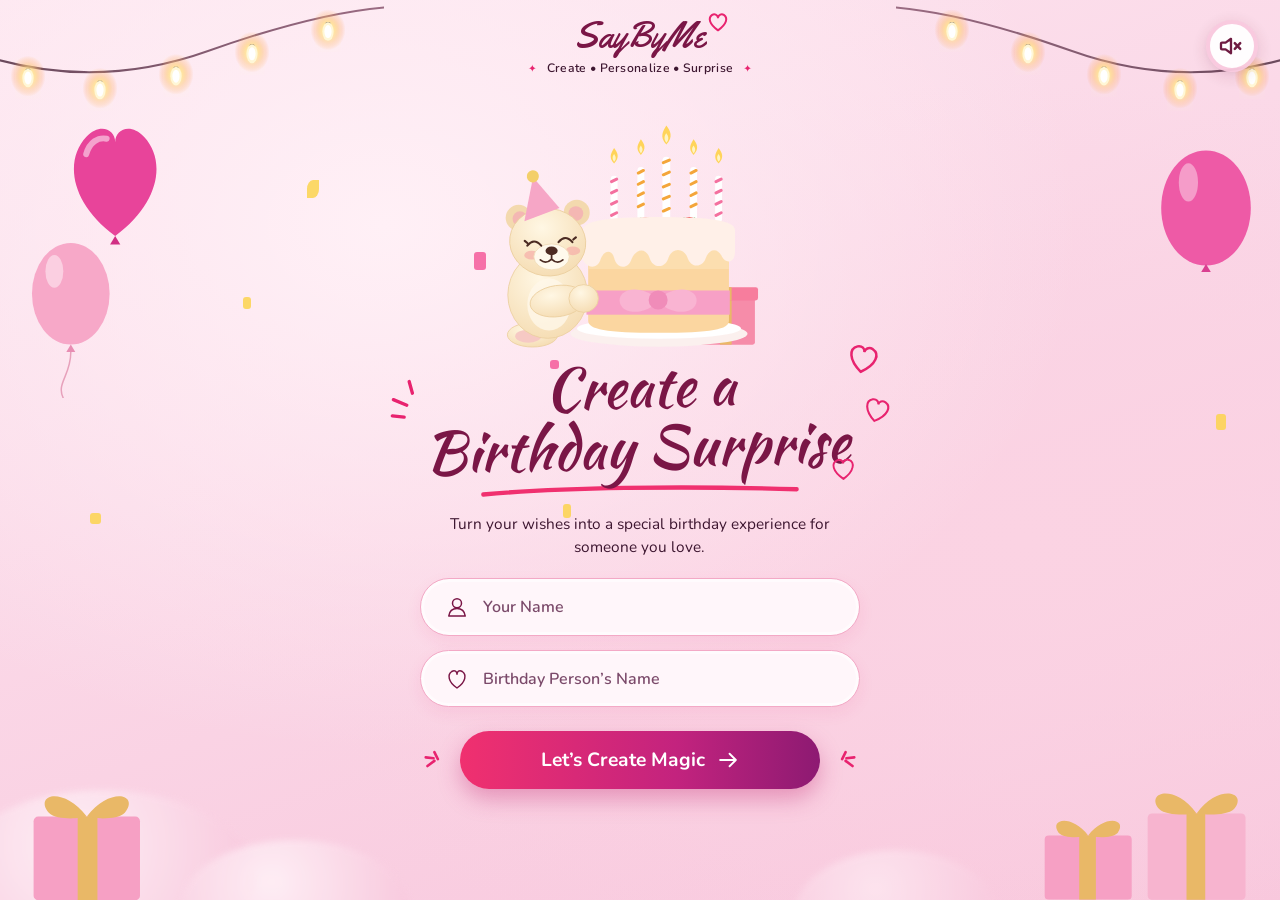
<file: index.html>
<!DOCTYPE html>
<html lang="en">
<head>
<meta charset="UTF-8">
<meta name="viewport" content="width=device-width, initial-scale=1">
<title>SayByMe – Create a Birthday Surprise</title>
<link rel="preconnect" href="https://fonts.googleapis.com">
<link rel="preconnect" href="https://fonts.gstatic.com" crossorigin>
<link href="https://fonts.googleapis.com/css2?family=Kaushan+Script&family=Yellowtail&family=Nunito:wght@400;600;700&display=swap" rel="stylesheet">
<style>
  :root{
    --plum:#7a1646; --rose:#e8236f; --pink-1:#fde3ee; --pink-2:#f9c9dd;
    --ink:#3d1630; --field:#fff6fa; --border:#f3a9c6;
  }
  *{box-sizing:border-box;margin:0;padding:0}
  html,body{height:100%}
  body{
    font-family:'Nunito',system-ui,sans-serif;color:var(--ink);
    background:
      radial-gradient(ellipse at 30% 25%, #fff0f6 0%, transparent 55%),
      radial-gradient(ellipse at 80% 60%, #fbd3e3 0%, transparent 60%),
      linear-gradient(160deg,#fde6f0,#f8c6dc);
    min-height:100vh;overflow-x:hidden;position:relative;
  }

  /* Stage wrapper */
  .stage{
    position:relative;min-height:100vh;max-width:1400px;margin:0 auto;
    overflow:hidden;display:flex;flex-direction:column;align-items:center;justify-content:center;
  }

  /* ---------- header ---------- */
  header{
    position:absolute;top:18px;left:0;right:0;text-align:center;z-index:10;
  }
  .logo{
    font-family:'Yellowtail',cursive;font-size:clamp(30px,2.8vw,44px);
    color:var(--plum);position:relative;display:inline-block;line-height:1;
  }
  .logo svg{position:absolute;right:-24px;top:-6px;width:22px;height:20px}
  .tag{
    margin-top:6px;font-size:clamp(11px,0.95vw,14px);font-weight:600;
    color:var(--ink);letter-spacing:.3px;
  }
  .tag i{color:var(--rose);font-style:normal;margin:0 10px;font-size:.85em}

  /* ---------- Glowing String Lights ---------- */
  .lights{position:absolute;top:0;width:30%;height:130px;z-index:2;pointer-events:none}
  .lights.l{left:0}.lights.r{right:0;transform:scaleX(-1)}

  /* ---------- centered main layout ---------- */
  main{
    position:relative;z-index:4;
    display:flex;flex-direction:column;align-items:center;justify-content:center;
    width:100%;max-width:580px;margin:0 auto;
    padding:80px 20px 24px;text-align:center;
  }

  /* Reduced Teddy Bear & Cake on Top */
  .art{
    position:relative;width:100%;max-width:340px;height:180px;
    margin:0 auto 10px;
  }
  .art svg{position:absolute;overflow:visible}
  
  .cake{
    left:50%;bottom:0;width:190px;
    transform:translateX(-40%);
    z-index:2;
  }
  .bear{
    left:50%;bottom:0;width:130px;
    transform:translateX(-106%);
    z-index:3;
  }
  .gift-s{
    left:50%;bottom:2px;width:66px;
    transform:translateX(80%);
    z-index:1;
  }

  /* Panel / Entry section */
  .panel{
    width:100%;
    display:flex;flex-direction:column;align-items:center;
  }

  h1{
    font-family:'Kaushan Script',cursive;font-weight:400;color:var(--plum);
    font-size:clamp(38px,4.5vw,64px);line-height:1.05;
    position:relative;display:inline-block;transform:rotate(-1.5deg);
    margin-bottom:4px;
  }
  h1 .l2{display:block;margin-left:-8px}

  /* Outline hearts */
  .heart, h1 .heart{
    position:absolute;
    fill:none !important;
    stroke:var(--rose) !important;
    stroke-width:4.5;
  }
  h1 .h1a{top:-8px;right:-32px;width:clamp(26px,2.6vw,40px);transform:rotate(12deg)}
  h1 .h1b{top:38%;right:-42px;width:clamp(22px,2.2vw,34px);transform:rotate(15deg)}
  h1 .h1c{bottom:-8px;right:-6px;width:clamp(20px,2vw,30px)}
  
  .spark{
    position:absolute;left:-44px;top:14px;width:34px;
    stroke:var(--rose);stroke-width:4.5;stroke-linecap:round;
    fill:none !important;
  }

  .underline{
    display:block;width:78%;max-width:320px;height:14px;
    margin:2px auto 0 auto;
  }

  .sub{
    margin:14px auto 20px;font-size:clamp(14px,1.2vw,18px);line-height:1.5;
    max-width:26em;color:var(--ink);
  }

  form{width:100%}

  .field{
    display:flex;align-items:center;gap:14px;height:clamp(48px,4.5vw,60px);
    width:100%;max-width:440px;margin:0 auto 14px;
    padding:0 24px;border-radius:999px;background:var(--field);
    border:1.5px solid var(--border);box-shadow:0 6px 16px rgba(232,35,111,.08), inset 0 0 0 3px rgba(255,255,255,.6);
    transition:border-color .2s, box-shadow .2s;
  }
  .field:focus-within{border-color:var(--rose);box-shadow:0 0 0 4px rgba(232,35,111,.16)}
  .field svg{flex:none;width:24px;height:24px;stroke:var(--plum);fill:none;stroke-width:2;stroke-linecap:round;stroke-linejoin:round}
  .field input{flex:1;border:0;outline:0;background:transparent;font:600 clamp(15px,1.25vw,18px) 'Nunito',sans-serif;color:var(--ink)}
  .field input::placeholder{color:#7b4a6a;font-weight:600}

  .cta-wrap{
    position:relative;width:100%;max-width:360px;margin:24px auto 0;
  }
  .cta{
    width:100%;height:clamp(48px,4.5vw,58px);border:0;border-radius:999px;cursor:pointer;
    background:linear-gradient(90deg,#f0306f,#c3237e 60%,#8d1a72);color:#fff;
    font:700 clamp(17px,1.5vw,22px) 'Nunito',sans-serif;display:flex;align-items:center;justify-content:center;gap:12px;
    box-shadow:0 10px 22px rgba(193,35,110,.35);transition:transform .15s, box-shadow .15s;
  }
  .cta:hover{transform:translateY(-2px);box-shadow:0 14px 26px rgba(193,35,110,.42)}
  .cta:focus-visible{outline:3px solid var(--plum);outline-offset:3px}
  .cta svg{width:22px;height:22px;stroke:#fff;fill:none;stroke-width:2.4;stroke-linecap:round;stroke-linejoin:round}

  .burst{
    position:absolute;top:50%;width:26px;
    stroke:var(--rose);stroke-width:3;stroke-linecap:round;
    fill:none !important;pointer-events:none;
  }
  .burst.a{left:-36px;transform:translateY(-50%)}
  .burst.b{right:-36px;transform:translateY(-50%) scaleX(-1)}

  /* ---------- decorations ---------- */
  .deco{position:absolute;z-index:3;pointer-events:none}
  .balloon-heart{left:5%;top:12%;width:8%}
  .balloon-round{left:2%;top:26%;width:7%}
  .balloon-right{right:2%;top:16%;width:7.5%}

  .gift-l{left:2%;bottom:0;width:9.5%}
  .gift-r1{right:2%;bottom:0;width:9%}
  .gift-r2{right:11%;bottom:0;width:8%}

  .cloud{position:absolute;bottom:-70px;border-radius:50%;background:radial-gradient(circle at 40% 30%,#fff3f8,#f7c0d8);filter:blur(3px);z-index:1;opacity:.85}
  .confetti{position:absolute;z-index:3;width:12px;height:18px;border-radius:3px;opacity:.85;animation:fall 7s ease-in-out infinite alternate}
  @keyframes fall{from{transform:translateY(0) rotate(var(--r))}to{transform:translateY(16px) rotate(calc(var(--r) + 30deg))}}
  .flame{transform-origin:50% 100%;animation:flicker 1.4s ease-in-out infinite alternate}
  @keyframes flicker{from{transform:scale(1,1)}to{transform:scale(.92,1.08) rotate(2deg)}}
  @media (prefers-reduced-motion:reduce){.confetti,.flame{animation:none}}

  /* ---------- responsive ---------- */
  @media (max-width:600px){
    body { overflow-x: hidden; }
    .stage { overflow-x: hidden; }
    header { top: 12px; padding: 0 45px; }
    .logo { font-size: clamp(26px, 7vw, 34px); }
    .tag { font-size: 11px; margin-top: 3px; }
    main { padding: 68px 16px 20px; width: 100%; box-sizing: border-box; }
    .art { max-width: 260px; height: 140px; }
    .cake { width: 145px; }
    .bear { width: 100px; }
    .gift-s { width: 48px; }
    h1 { font-size: clamp(32px, 8.5vw, 44px); }
    h1 .h1a { right: -16px; top: -6px; width: 22px; }
    h1 .h1b { right: -14px; width: 20px; }
    h1 .h1c { right: 0; bottom: -6px; width: 18px; }
    .spark { display: none; }
    .underline { width: 85%; }
    .sub { font-size: 14px; margin: 10px auto 16px; }
    .field { height: 48px; padding: 0 18px; font-size: 14px; }
    .field input { font-size: 15px; }
    .cta-wrap { max-width: 100%; margin: 18px auto 0; }
    .cta { height: 48px; font-size: 16px; }
    .burst.a { left: -14px; width: 18px; }
    .burst.b { right: -14px; width: 18px; }
    .deco { display: none; }
  }
</style>
</head>
<body>
<div class="stage">

  <!-- Realistic Glowing String Lights (Left & Right) -->
  <svg class="lights l" viewBox="0 0 480 140" preserveAspectRatio="none" aria-hidden="true">
    <defs>
      <filter id="bulb-glow" x="-60%" y="-60%" width="220%" height="220%">
        <feGaussianBlur in="SourceGraphic" stdDeviation="6" result="blur1"/>
        <feGaussianBlur in="SourceGraphic" stdDeviation="14" result="blur2"/>
        <feMerge>
          <feMergeNode in="blur2"/>
          <feMergeNode in="blur1"/>
          <feMergeNode in="SourceGraphic"/>
        </feMerge>
      </filter>
      <radialGradient id="haloGrad" cx="50%" cy="50%" r="50%">
        <stop offset="0%" stop-color="#fff8d6" stop-opacity="0.95"/>
        <stop offset="35%" stop-color="#ffca3a" stop-opacity="0.65"/>
        <stop offset="70%" stop-color="#ff9233" stop-opacity="0.25"/>
        <stop offset="100%" stop-color="#ff7b00" stop-opacity="0"/>
      </radialGradient>
      <linearGradient id="wireGrad" x1="0" y1="0" x2="1" y2="0">
        <stop offset="0%" stop-color="#6b4a5d"/>
        <stop offset="100%" stop-color="#9a6b82"/>
      </linearGradient>
    </defs>
    <!-- Drape wire -->
    <path d="M0 65 Q130 95 260 55 T480 8" fill="none" stroke="url(#wireGrad)" stroke-width="2.2" stroke-linecap="round"/>
    
    <!-- Bulb 1 -->
    <g transform="translate(35, 74)">
      <circle cx="0" cy="8" r="22" fill="url(#haloGrad)"/>
      <rect x="-3" y="0" width="6" height="4" rx="1" fill="#4a3728"/>
      <ellipse cx="0" cy="10" rx="7" ry="10" fill="#fff7d6" filter="url(#bulb-glow)"/>
      <ellipse cx="0" cy="10" rx="4.5" ry="7" fill="#ffffff"/>
    </g>
    <!-- Bulb 2 -->
    <g transform="translate(125, 87)">
      <circle cx="0" cy="8" r="22" fill="url(#haloGrad)"/>
      <rect x="-3" y="0" width="6" height="4" rx="1" fill="#4a3728"/>
      <ellipse cx="0" cy="10" rx="7" ry="10" fill="#fff7d6" filter="url(#bulb-glow)"/>
      <ellipse cx="0" cy="10" rx="4.5" ry="7" fill="#ffffff"/>
    </g>
    <!-- Bulb 3 -->
    <g transform="translate(220, 72)">
      <circle cx="0" cy="8" r="22" fill="url(#haloGrad)"/>
      <rect x="-3" y="0" width="6" height="4" rx="1" fill="#4a3728"/>
      <ellipse cx="0" cy="10" rx="7" ry="10" fill="#fff7d6" filter="url(#bulb-glow)"/>
      <ellipse cx="0" cy="10" rx="4.5" ry="7" fill="#ffffff"/>
    </g>
    <!-- Bulb 4 -->
    <g transform="translate(315, 48)">
      <circle cx="0" cy="8" r="22" fill="url(#haloGrad)"/>
      <rect x="-3" y="0" width="6" height="4" rx="1" fill="#4a3728"/>
      <ellipse cx="0" cy="10" rx="7" ry="10" fill="#fff7d6" filter="url(#bulb-glow)"/>
      <ellipse cx="0" cy="10" rx="4.5" ry="7" fill="#ffffff"/>
    </g>
    <!-- Bulb 5 -->
    <g transform="translate(410, 24)">
      <circle cx="0" cy="8" r="22" fill="url(#haloGrad)"/>
      <rect x="-3" y="0" width="6" height="4" rx="1" fill="#4a3728"/>
      <ellipse cx="0" cy="10" rx="7" ry="10" fill="#fff7d6" filter="url(#bulb-glow)"/>
      <ellipse cx="0" cy="10" rx="4.5" ry="7" fill="#ffffff"/>
    </g>
  </svg>

  <svg class="lights r" viewBox="0 0 480 140" preserveAspectRatio="none" aria-hidden="true">
    <path d="M0 65 Q130 95 260 55 T480 8" fill="none" stroke="url(#wireGrad)" stroke-width="2.2" stroke-linecap="round"/>
    <g transform="translate(35, 74)">
      <circle cx="0" cy="8" r="22" fill="url(#haloGrad)"/>
      <rect x="-3" y="0" width="6" height="4" rx="1" fill="#4a3728"/>
      <ellipse cx="0" cy="10" rx="7" ry="10" fill="#fff7d6" filter="url(#bulb-glow)"/>
      <ellipse cx="0" cy="10" rx="4.5" ry="7" fill="#ffffff"/>
    </g>
    <g transform="translate(125, 87)">
      <circle cx="0" cy="8" r="22" fill="url(#haloGrad)"/>
      <rect x="-3" y="0" width="6" height="4" rx="1" fill="#4a3728"/>
      <ellipse cx="0" cy="10" rx="7" ry="10" fill="#fff7d6" filter="url(#bulb-glow)"/>
      <ellipse cx="0" cy="10" rx="4.5" ry="7" fill="#ffffff"/>
    </g>
    <g transform="translate(220, 72)">
      <circle cx="0" cy="8" r="22" fill="url(#haloGrad)"/>
      <rect x="-3" y="0" width="6" height="4" rx="1" fill="#4a3728"/>
      <ellipse cx="0" cy="10" rx="7" ry="10" fill="#fff7d6" filter="url(#bulb-glow)"/>
      <ellipse cx="0" cy="10" rx="4.5" ry="7" fill="#ffffff"/>
    </g>
    <g transform="translate(315, 48)">
      <circle cx="0" cy="8" r="22" fill="url(#haloGrad)"/>
      <rect x="-3" y="0" width="6" height="4" rx="1" fill="#4a3728"/>
      <ellipse cx="0" cy="10" rx="7" ry="10" fill="#fff7d6" filter="url(#bulb-glow)"/>
      <ellipse cx="0" cy="10" rx="4.5" ry="7" fill="#ffffff"/>
    </g>
    <g transform="translate(410, 24)">
      <circle cx="0" cy="8" r="22" fill="url(#haloGrad)"/>
      <rect x="-3" y="0" width="6" height="4" rx="1" fill="#4a3728"/>
      <ellipse cx="0" cy="10" rx="7" ry="10" fill="#fff7d6" filter="url(#bulb-glow)"/>
      <ellipse cx="0" cy="10" rx="4.5" ry="7" fill="#ffffff"/>
    </g>
  </svg>

  <header>
    <div class="logo">SayByMe
      <svg viewBox="0 0 26 24" aria-hidden="true"><path d="M13 22C2 14 1 7 6 3.5c3-2 6 0 7 3 1-3 4-5 7-3 5 3.5 4 10.5-7 18.5z" fill="none" stroke="#e8236f" stroke-width="2.4" stroke-linejoin="round"/></svg>
    </div>
    <p class="tag"><i>✦</i>Create • Personalize • Surprise<i>✦</i></p>
  </header>

  <!-- decorations -->
  <svg class="deco balloon-heart" viewBox="0 0 120 190" aria-hidden="true">
    <path d="M60 150C8 112 0 62 26 34c16-17 34-9 34 6 0-15 18-23 34-6 26 28 18 78-34 116z" fill="#e8449a"/>
    <path d="M26 54c4-14 14-20 24-18" stroke="#fff" stroke-opacity=".5" stroke-width="7" fill="none" stroke-linecap="round"/>
    <path d="M60 150l-6 10h12z" fill="#d12f84"/>
  </svg>
  <svg class="deco balloon-round" viewBox="0 0 120 220" aria-hidden="true">
    <ellipse cx="60" cy="80" rx="52" ry="68" fill="#f7a8c8"/>
    <ellipse cx="38" cy="50" rx="12" ry="22" fill="#fff" opacity=".45"/>
    <path d="M60 148l-6 10h12z" fill="#e88db3"/>
    <path d="M60 158C60 190 40 200 50 220" stroke="#e7a1bb" stroke-width="2" fill="none"/>
  </svg>
  <svg class="deco balloon-right" viewBox="0 0 120 220" aria-hidden="true">
    <ellipse cx="60" cy="80" rx="56" ry="72" fill="#ee5aa6"/>
    <ellipse cx="38" cy="48" rx="12" ry="24" fill="#fff" opacity=".4"/>
    <path d="M60 150l-6 10h12z" fill="#d93f90"/>
  </svg>

  <svg class="deco gift-l" viewBox="0 0 160 170" aria-hidden="true">
    <rect x="10" y="60" width="140" height="110" rx="6" fill="#f6a0c4"/>
    <rect x="68" y="60" width="26" height="110" fill="#e9b867"/>
    <path d="M80 60C50 20 10 30 30 55c10 10 40 8 50 5zM80 60c30-40 70-30 50-5-10 10-40 8-50 5z" fill="#e9b867"/>
  </svg>
  <svg class="deco gift-r1" viewBox="0 0 160 190" aria-hidden="true">
    <rect x="12" y="70" width="136" height="120" rx="6" fill="#f7b4cf"/>
    <rect x="66" y="70" width="26" height="120" fill="#e9b867"/>
    <path d="M80 70C50 28 8 40 28 64c10 10 42 8 52 6zM80 70c30-42 72-30 52-6-10 10-42 8-52 6z" fill="#e9b867"/>
  </svg>
  <svg class="deco gift-r2" viewBox="0 0 160 140" aria-hidden="true">
    <rect x="12" y="40" width="136" height="100" rx="6" fill="#f6a0c4"/>
    <rect x="66" y="40" width="26" height="100" fill="#e9b867"/>
    <path d="M80 40C54 6 18 14 34 36c9 9 36 7 46 4zM80 40c26-34 62-26 46-4-9 9-36 7-46 4z" fill="#e9b867"/>
  </svg>

  <div class="cloud" style="left:-4%;width:24%;height:180px"></div>
  <div class="cloud" style="left:14%;width:18%;height:140px;bottom:-80px"></div>
  <div class="cloud" style="left:62%;width:16%;height:130px;bottom:-80px;opacity:.6"></div>

  <!-- confetti -->
  <span class="confetti" style="--r:20deg;left:24%;top:20%;background:#fbd34d;border-radius:50% 0"></span>
  <span class="confetti" style="--r:-30deg;left:37%;top:28%;width:12px;height:18px;background:#f45b9a"></span>
  <span class="confetti" style="--r:40deg;left:43%;top:40%;width:9px;height:9px;background:#f45b9a;animation-delay:-2s"></span>
  <span class="confetti" style="--r:10deg;left:19%;top:33%;width:8px;height:12px;background:#fbd34d;animation-delay:-3s"></span>
  <span class="confetti" style="--r:-20deg;left:44%;top:56%;width:8px;height:14px;background:#fbd34d"></span>
  <span class="confetti" style="--r:25deg;left:95%;top:46%;width:10px;height:16px;background:#fbd34d;animation-delay:-1s"></span>
  <span class="confetti" style="--r:25deg;left:7%;top:57%;width:11px;height:11px;background:#fbd34d"></span>

  <main>
    <!-- Reduced artwork placed right on top of the entry -->
    <div class="art" aria-hidden="true">

      <!-- Cake -->
      <svg class="cake" viewBox="0 0 440 460">
        <!-- candles -->
        <g stroke-linecap="round">
          <g id="c1"><rect x="108" y="64" width="16" height="108" rx="8" fill="#fff"/><path d="M110 78l12-6M110 104l12-6M110 130l12-6M110 156l12-6" stroke="#f4709f" stroke-width="7"/></g>
          <g><rect x="170" y="44" width="16" height="128" rx="8" fill="#fff"/><path d="M172 58l12-6M172 84l12-6M172 110l12-6M172 136l12-6" stroke="#f4a63a" stroke-width="7"/></g>
          <g><rect x="228" y="20" width="18" height="152" rx="9" fill="#fff"/><path d="M230 34l14-6M230 62l14-6M230 90l14-6M230 118l14-6M230 146l14-6" stroke="#f4a63a" stroke-width="7"/></g>
          <g><rect x="292" y="44" width="16" height="128" rx="8" fill="#fff"/><path d="M294 58l12-6M294 84l12-6M294 110l12-6M294 136l12-6" stroke="#f4a63a" stroke-width="7"/></g>
          <g><rect x="350" y="64" width="16" height="108" rx="8" fill="#fff"/><path d="M352 78l12-6M352 104l12-6M352 130l12-6M352 156l12-6" stroke="#f4709f" stroke-width="7"/></g>
        </g>
        <g class="flame"><path d="M116 36c-14-14-6-26 0-36 8 10 14 22 0 36z" fill="#ffd45a"/><path d="M116 32c-6-8-3-14 0-18 4 6 6 11 0 18z" fill="#fff4c4"/></g>
        <g class="flame" style="animation-delay:-.3s"><path d="M178 16c-14-14-6-26 0-36 8 10 14 22 0 36z" fill="#ffd45a"/><path d="M178 12c-6-8-3-14 0-18 4 6 6 11 0 18z" fill="#fff4c4"/></g>
        <g class="flame" style="animation-delay:-.6s"><path d="M237-8C220-26 230-40 237-52c9 12 17 26 0 44z" fill="#ffd45a"/><path d="M237-12c-7-10-4-17 0-22 5 7 7 14 0 22z" fill="#fff4c4"/></g>
        <g class="flame" style="animation-delay:-.2s"><path d="M300 16c-14-14-6-26 0-36 8 10 14 22 0 36z" fill="#ffd45a"/><path d="M300 12c-6-8-3-14 0-18 4 6 6 11 0 18z" fill="#fff4c4"/></g>
        <g class="flame" style="animation-delay:-.9s"><path d="M358 36c-14-14-6-26 0-36 8 10 14 22 0 36z" fill="#ffd45a"/><path d="M358 32c-6-8-3-14 0-18 4 6 6 11 0 18z" fill="#fff4c4"/></g>
        <!-- strawberries -->
        <ellipse cx="190" cy="180" rx="22" ry="20" fill="#e5342f"/><path d="M178 164l12 8 12-8" stroke="#5aa64a" stroke-width="6" fill="none" stroke-linecap="round"/>
        <ellipse cx="290" cy="180" rx="22" ry="20" fill="#e5342f"/><path d="M278 164l12 8 12-8" stroke="#5aa64a" stroke-width="6" fill="none" stroke-linecap="round"/>
        <circle cx="140" cy="188" r="12" fill="#b57ac4"/><circle cx="240" cy="190" r="12" fill="#b57ac4"/><circle cx="330" cy="188" r="11" fill="#e86aa4"/>
        <!-- plate -->
        <ellipse cx="220" cy="430" rx="205" ry="30" fill="#fbf0ee"/>
        <ellipse cx="220" cy="418" rx="190" ry="24" fill="#fff"/>
        <!-- body -->
        <path d="M56 230h326v170c0 20-40 28-163 28S56 420 56 400z" fill="#fbd6a0"/>
        <path d="M56 230h326v50H56z" fill="#fcdeaf"/>
        <!-- frosting -->
        <path d="M44 190c0-22 60-30 176-30s176 8 176 30v50c0 28-22 28-30 12-10-22-30-20-38 4-8 22-34 22-42-2-8-24-36-24-44 0-8 26-36 26-44 0-8-24-32-22-42 4-8 24-34 22-40-4-6-20-24-18-32 6-8 22-34 20-44-8z" fill="#fff0e8"/>
        <!-- ribbon & bow -->
        <rect x="52" y="330" width="332" height="56" fill="#f7a0c6"/>
        <path d="M218 350C170 310 120 330 130 360c10 30 70 24 88-10zM218 350C266 310 316 330 306 360c-10 30-70 24-88-10z" fill="#f9b4d2"/>
        <circle cx="218" cy="352" r="22" fill="#f08cb9"/>
      </svg>

      <!-- Bear (drawn after the cake so its arm hugs the front of it) -->
      <svg class="bear" viewBox="0 0 300 420">
        <defs>
          <radialGradient id="fur" cx="40%" cy="30%" r="75%"><stop offset="0" stop-color="#fff7e4"/><stop offset="1" stop-color="#f5dcb2"/></radialGradient>
        </defs>
        <!-- foot -->
        <ellipse cx="70" cy="392" rx="58" ry="28" fill="url(#fur)" stroke="#ecd0a0" stroke-width="2"/>
        <ellipse cx="60" cy="395" rx="30" ry="15" fill="#f6c9c4"/>
        <!-- body -->
        <ellipse cx="105" cy="300" rx="92" ry="100" fill="url(#fur)" stroke="#ecd0a0" stroke-width="2"/>
        <ellipse cx="108" cy="322" rx="50" ry="60" fill="#fff8ea" opacity=".8"/>
        <!-- ears -->
        <circle cx="38" cy="122" r="30" fill="#f3d9ae"/><circle cx="41" cy="124" r="17" fill="#f4b7b3"/>
        <circle cx="172" cy="110" r="30" fill="#f3d9ae"/><circle cx="170" cy="112" r="17" fill="#f4b7b3"/>
        <!-- head -->
        <ellipse cx="105" cy="178" rx="88" ry="78" fill="url(#fur)" stroke="#ecd0a0" stroke-width="2" transform="rotate(8 105 178)"/>
        <!-- face -->
        <ellipse cx="68" cy="208" rx="17" ry="10" fill="#f6a9a6" opacity=".65"/>
        <ellipse cx="163" cy="198" rx="17" ry="10" fill="#f6a9a6" opacity=".65"/>
        <ellipse cx="114" cy="212" rx="41" ry="30" fill="#fff9ec" stroke="#f0dcb8" stroke-width="2"/>
        <g fill="none" stroke="#4a2a22" stroke-width="5" stroke-linecap="round">
          <path d="M58 186q15-19 32 0"/><path d="M58 180l-6-5"/>
          <path d="M130 178q15-19 32 0"/><path d="M164 172l6-5"/>
          <path d="M114 208v9M114 217q-13 13-26 2M114 217q13 13 26 2" stroke-width="4"/>
        </g>
        <ellipse cx="114" cy="198" rx="14" ry="10" fill="#4d2b22"/>
        <!-- party hat -->
        <g transform="rotate(-14 90 112)">
          <path d="M48 120L92 26l42 84z" fill="#f6a6c6"/>
          <circle cx="92" cy="24" r="14" fill="#f3cf6a"/>
        </g>
        <!-- arm hugging the cake -->
        <ellipse cx="128" cy="314" rx="64" ry="36" fill="url(#fur)" stroke="#ecd0a0" stroke-width="2" transform="rotate(-8 128 314)"/>
        <ellipse cx="188" cy="308" rx="34" ry="32" fill="url(#fur)" stroke="#ecd0a0" stroke-width="2"/>
      </svg>

      <!-- Small gift -->
      <svg class="gift-s" viewBox="0 0 170 200">
        <rect x="14" y="76" width="146" height="124" rx="6" fill="#f68ca9"/>
        <rect x="70" y="76" width="30" height="124" fill="#e9b867"/>
        <rect x="6" y="52" width="162" height="34" rx="6" fill="#f77d9d"/>
        <rect x="70" y="52" width="30" height="34" fill="#e9b867"/>
      </svg>
    </div>

    <!-- Centered panel -->
    <section class="panel">
      <h1>
        <svg class="spark" viewBox="0 0 46 60" aria-hidden="true"><path d="M30 6l4 16M8 30l18 8M6 52l16 2"/></svg>
        Create a
        <span class="l2">Birthday Surprise</span>
        <svg class="heart h1a" viewBox="0 0 60 56" aria-hidden="true"><path d="M30 52C4 34 2 14 16 8c8-3 14 2 14 8 0-6 6-11 14-8 14 6 12 26-14 44z"/></svg>
        <svg class="heart h1b" viewBox="0 0 60 56" aria-hidden="true"><path d="M30 52C4 34 2 14 16 8c8-3 14 2 14 8 0-6 6-11 14-8 14 6 12 26-14 44z"/></svg>
        <svg class="heart h1c" viewBox="0 0 60 56" aria-hidden="true"><path d="M30 52C4 34 2 14 16 8c8-3 14 2 14 8 0-6 6-11 14-8 14 6 12 26-14 44z"/></svg>
      </h1>
      <svg class="underline" viewBox="0 0 400 16" preserveAspectRatio="none" aria-hidden="true"><path d="M4 12C100 4 250 2 396 6" stroke="#f0306f" stroke-width="5" fill="none" stroke-linecap="round"/></svg>

      <p class="sub">Turn your wishes into a special birthday experience for someone you love.</p>

      <form onsubmit="event.preventDefault(); go();">
        <label class="field">
          <svg viewBox="0 0 32 32" aria-hidden="true"><circle cx="16" cy="11" r="6"/><path d="M5 28c1-7 6-10 11-10s10 3 11 10z"/></svg>
          <input id="from" type="text" placeholder="Your Name" autocomplete="name" required>
        </label>
        <label class="field">
          <svg viewBox="0 0 32 32" aria-hidden="true"><path d="M16 28C4 20 3 10 9 6c4-2.500 7 0 7 3.500C16 6 19 3.500 23 6c6 4 5 14-7 22z"/></svg>
          <input id="to" type="text" placeholder="Birthday Person’s Name" required>
        </label>

        <div class="cta-wrap">
          <svg class="burst a" viewBox="0 0 30 30" aria-hidden="true"><path d="M4 22l8-6M12 6l4 8M2 12l9 1"/></svg>
          <button class="cta" type="submit">Let’s Create Magic
            <svg viewBox="0 0 28 28" aria-hidden="true"><path d="M4 14h20M16 6l8 8-8 8"/></svg>
          </button>
          <svg class="burst b" viewBox="0 0 30 30" aria-hidden="true"><path d="M4 22l8-6M12 6l4 8M2 12l9 1"/></svg>
        </div>
      </form>
    </section>
  </main>
</div>

<script>
  function go(){
    const from = document.getElementById('from').value.trim();
    const to = document.getElementById('to').value.trim();
    console.log({ from, to });
    window.location.href = 'step2.html?from=' + encodeURIComponent(from) + '&to=' + encodeURIComponent(to);
  }
</script>
<script src="bg-music.js"></script>
</body>
</html>
</file>
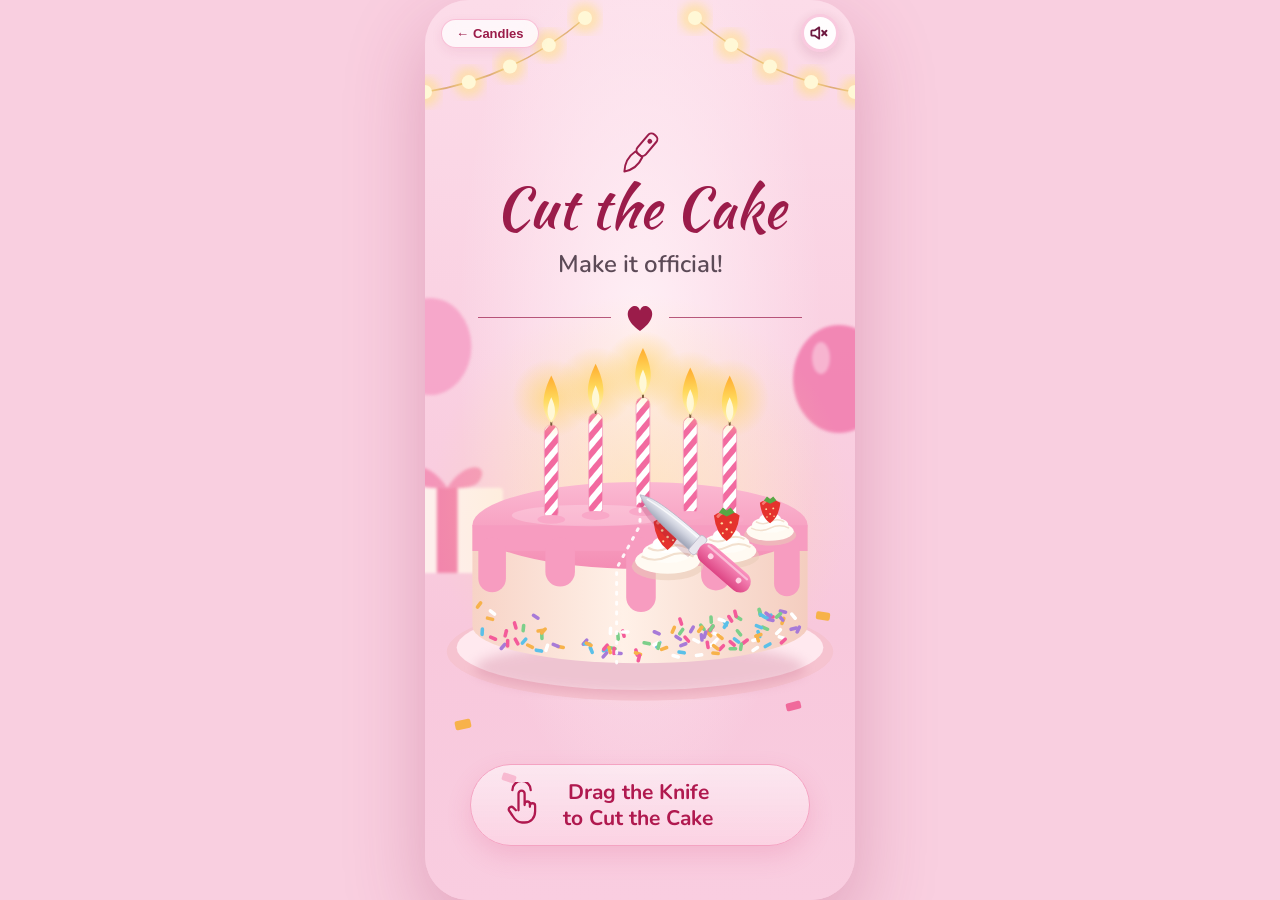
<file: cake.html>
<!DOCTYPE html>
<html lang="en">
<head>
<meta charset="UTF-8">
<meta name="viewport" content="width=device-width, initial-scale=1, viewport-fit=cover, user-scalable=no">
<title>SayByMe – Cut the Cake</title>
<link rel="preconnect" href="https://fonts.googleapis.com">
<link rel="preconnect" href="https://fonts.gstatic.com" crossorigin>
<link href="https://fonts.googleapis.com/css2?family=Kaushan+Script&family=Nunito:wght@400;600;700;800&display=swap" rel="stylesheet">
<style>
  :root{--crimson:#9b1c4a;--rose:#e8236f;--mauve:#5c4a57;--pill:#b0194f}
  *{box-sizing:border-box;margin:0;padding:0;-webkit-tap-highlight-color:transparent}
  html,body{height:100%;overflow:hidden;background:#f9cfe0;touch-action:none}
  body{display:flex;align-items:center;justify-content:center;font-family:'Nunito',system-ui,sans-serif}
  .screen{
    position:relative;width:min(100vw,430px);height:min(100dvh,900px);overflow:hidden;
    display:flex;flex-direction:column;
    background:radial-gradient(ellipse at 50% 38%,#fff0f6 0%,transparent 60%),linear-gradient(180deg,#fcdce9,#f8c8dc 70%,#f9cde0);
    user-select:none;-webkit-user-select:none;-webkit-touch-callout:none;cursor:grab;
  }
  .screen.busy{cursor:grabbing}
  @media(min-width:520px){.screen{border-radius:44px;box-shadow:0 30px 80px rgba(160,40,90,.28)}}

  /* Top Navigation Bar */
  .top-nav {
    position: absolute;
    top: 14px;
    left: 16px;
    right: 16px;
    display: flex;
    align-items: center;
    justify-content: space-between;
    z-index: 10;
  }
  .btn-phone-sound {
    width: 36px;
    height: 36px;
    border-radius: 50%;
    background-color: #ffffff;
    border: 3px solid #f9cadf;
    box-shadow: 0 3px 12px rgba(122, 22, 70, 0.14);
    display: flex;
    align-items: center;
    justify-content: center;
    padding: 0;
    cursor: pointer;
    user-select: none;
    outline: none;
    transition: transform 0.2s cubic-bezier(0.34, 1.56, 0.64, 1),
                box-shadow 0.2s ease,
                border-color 0.2s ease;
  }
  .btn-phone-sound:hover {
    transform: scale(1.08);
    border-color: #f7b5d2;
  }
  .btn-phone-sound:active {
    transform: scale(0.92);
  }
  .btn-phone-sound .speaker-svg {
    width: 20px;
    height: 20px;
    display: block;
    pointer-events: none;
  }
  body.embedded .btn-phone-sound,
  body.embedded #btn-sound-toggle {
    display: none !important;
  }
  .btn-nav-back {
    display: inline-flex;
    align-items: center;
    gap: 4px;
    background: rgba(255, 255, 255, 0.75);
    backdrop-filter: blur(8px);
    border: 1px solid rgba(232, 35, 111, 0.25);
    border-radius: 999px;
    padding: 6px 14px;
    font-size: 13px;
    font-weight: 700;
    color: var(--crimson);
    cursor: pointer;
    text-decoration: none;
    box-shadow: 0 4px 12px rgba(160, 40, 90, 0.08);
    transition: transform 0.2s ease, background 0.2s ease;
  }
  .btn-nav-back:hover {
    background: #ffffff;
    transform: scale(1.04);
  }

  .lights{position:absolute;top:0;left:0;width:100%;height:auto;z-index:3;pointer-events:none}
  .bulb{animation:twinkle 2.4s ease-in-out infinite alternate}
  @keyframes twinkle{from{opacity:.75}to{opacity:1}}

  .top{position:relative;z-index:4;text-align:center;padding:clamp(96px,14vh,138px) 20px 0}
  .kicon{width:54px;height:54px;fill:none;stroke:var(--crimson);stroke-width:2.2;stroke-linejoin:round;stroke-linecap:round;display:block;margin:0 auto -2px;animation:sway 3s ease-in-out infinite}
  @keyframes sway{0%,100%{transform:rotate(-4deg)}50%{transform:rotate(5deg)}}
  h1{font-family:'Kaushan Script',cursive;font-weight:400;color:var(--crimson);font-size:clamp(42px,13vw,56px);line-height:1.1;text-wrap:balance;transition:opacity .25s,transform .25s}
  .sub{margin-top:8px;font-size:clamp(18px,5.6vw,24px);font-weight:600;color:var(--mauve);transition:opacity .25s,transform .25s}
  .swap{opacity:0;transform:translateY(8px)}
  .divider{display:flex;align-items:center;justify-content:center;gap:14px;margin-top:24px}
  .divider i{display:block;width:34%;height:1.5px;background:var(--crimson);opacity:.7}
  .divider svg{width:30px;height:28px;fill:var(--crimson);animation:beat 1.6s ease-in-out infinite}
  @keyframes beat{0%,100%{transform:scale(1)}15%{transform:scale(1.18)}30%{transform:scale(1)}45%{transform:scale(1.12)}}

  .deco{position:absolute;z-index:1;pointer-events:none;filter:blur(1.6px);opacity:.9}
  .balloon{right:-34px;top:36%;width:100px}
  .balloon.b2{left:-40px;right:auto;top:33%;width:90px;opacity:.85}
  .gift{left:-26px;top:50%;width:104px}
  .bit{position:absolute;z-index:2;border-radius:2px;pointer-events:none}

  .stageWrap{position:relative;flex:1;min-height:0;display:flex;align-items:center;justify-content:center;z-index:3;padding:8px 4px 0}
  .glow{position:absolute;left:50%;top:40%;width:115%;aspect-ratio:1;transform:translate(-50%,-50%);
        background:radial-gradient(circle,rgba(255,226,150,.5),rgba(255,226,150,0) 60%);pointer-events:none}
  #cake{position:relative;width:100%;height:100%;overflow:visible}

  .flick{animation:flick 1.1s ease-in-out infinite alternate}
  @keyframes flick{
    0%{transform:scale(1,1) rotate(-1.5deg)}
    35%{transform:scale(.94,1.07) rotate(1.8deg)}
    70%{transform:scale(1.04,.96) rotate(-.6deg)}
    100%{transform:scale(.97,1.05) rotate(1.2deg)}
  }
  .guide{fill:none;stroke:#fff;stroke-width:3;stroke-dasharray:2 8;stroke-linecap:round;opacity:.9;animation:dash 1s linear infinite;transition:opacity .25s}
  @keyframes dash{to{stroke-dashoffset:-10}}
  .busy .guide{opacity:0}

  .bottom-actions-wrap{
    position:relative;z-index:4;align-self:center;
    display:flex;flex-direction:column;align-items:center;gap:12px;
    width:100%;margin-bottom:clamp(30px,6vh,60px);
  }

  .pill{
    position:relative;overflow:hidden;
    display:flex;align-items:center;gap:20px;width:min(82%,340px);padding:14px 26px 14px 30px;
    border-radius:999px;border:1.5px solid #f4a3c2;color:var(--pill);font:700 clamp(17px,5vw,21px)/1.25 'Nunito',sans-serif;
    background:linear-gradient(180deg,rgba(255,255,255,.55),rgba(253,215,230,.6));box-shadow:0 10px 24px rgba(220,80,130,.18);
    transition:transform .2s;cursor:pointer;
  }
  .pill::before{content:"";position:absolute;inset:0;background:linear-gradient(90deg,rgba(255,150,190,.35),rgba(240,48,111,.35));
    transform:scaleX(var(--p,0));transform-origin:left;pointer-events:none}
  .pill>*{position:relative}
  .pill svg{flex:none;width:42px;height:46px;fill:none;stroke:var(--pill);stroke-width:2.6;stroke-linecap:round;stroke-linejoin:round;animation:drag 1.8s ease-in-out infinite}
  @keyframes drag{0%,100%{transform:translateY(-3px)}50%{transform:translateY(5px)}}
  .busy .pill{transform:scale(.97)}
  .busy .pill svg{animation:none}
  .pill:focus-visible{outline:3px solid var(--crimson);outline-offset:3px}

  /* Continue to next surprise button - Minimalist */
  .btn-next-surprise {
    display: none;
    align-items: center;
    justify-content: center;
    gap: 7px;
    padding: 9px 22px;
    background: linear-gradient(135deg, #e8236f 0%, #c2185b 100%);
    color: #ffffff;
    border: none;
    border-radius: 999px;
    font-family: inherit;
    font-size: 13.5px;
    font-weight: 700;
    cursor: pointer;
    box-shadow: 0 4px 14px rgba(232, 35, 111, 0.24);
    animation: popIn 0.3s cubic-bezier(0.34, 1.56, 0.64, 1);
    transition: all 0.2s ease;
  }
  @keyframes popIn {
    from { opacity: 0; transform: scale(0.9); }
    to { opacity: 1; transform: scale(1); }
  }
  .btn-next-surprise:hover {
    transform: translateY(-1px);
    box-shadow: 0 6px 18px rgba(232, 35, 111, 0.32);
  }

  #fx{position:absolute;inset:0;width:100%;height:100%;z-index:6;pointer-events:none}
  @media(prefers-reduced-motion:reduce){.bulb,.divider svg,.pill svg,.kicon,.guide{animation:none}}

  @media (max-width: 480px) {
    .top { padding: clamp(56px, 10vh, 80px) 16px 0; }
    h1 { font-size: clamp(30px, 8.5vw, 40px); }
    .sub { font-size: 15px; margin-top: 4px; }
    .kicon { width: 42px; height: 42px; }
    .divider { margin-top: 10px; }
    .bottom-actions-wrap { margin-bottom: 20px; gap: 8px; }
    .pill { padding: 8px 16px; font-size: 13.5px; width: min(88%, 270px); }
  }

  /* Embedded Mode inside Phone Mockup */
  body.embedded {
    background: transparent !important;
  }
  body.embedded .screen {
    width: 100% !important;
    height: 100% !important;
    max-width: 100% !important;
    max-height: 100% !important;
    border-radius: 0 !important;
    box-shadow: none !important;
    background: radial-gradient(ellipse at 50% 38%,#fff0f6 0%,transparent 60%),linear-gradient(180deg,#fcdce9,#f8c8dc 70%,#f9cde0) !important;
  }
  body.embedded .top-nav {
    display: none !important;
  }
  body.embedded .top {
    padding: 54px 14px 0 !important;
  }
  body.embedded h1 {
    font-size: 32px !important;
  }
  body.embedded .sub {
    font-size: 14px !important;
    margin-top: 3px !important;
  }
  body.embedded .kicon {
    width: 38px !important;
    height: 38px !important;
  }
  body.embedded .divider {
    margin-top: 8px !important;
  }
  body.embedded .stageWrap {
    padding: 0 !important;
  }
  body.embedded .bottom-actions-wrap {
    margin-bottom: 20px !important;
    gap: 8px !important;
  }
  body.embedded .pill {
    width: min(86%, 260px) !important;
    padding: 8px 16px !important;
    font-size: 14px !important;
  }
  body.embedded .pill svg {
    width: 28px !important;
    height: 32px !important;
  }
  body.embedded .btn-next-surprise {
    padding: 9px 20px !important;
    font-size: 13px !important;
  }
</style>
</head>
<body>
<div class="screen" id="screen">

  <!-- Top Nav Bar -->
  <div class="top-nav">
    <button type="button" class="btn-nav-back" id="btn-back">
      <span>←</span> Candles
    </button>
    <button type="button" class="btn-phone-sound" id="btn-sound-toggle" aria-label="Toggle Sound" title="Toggle Sound">
      <svg class="speaker-svg" viewBox="0 0 28 28" fill="none" xmlns="http://www.w3.org/2000/svg" aria-hidden="true">
        <path d="M13 6.8 L7.6 10.6 H4 C3.45 10.6 3 11.05 3 11.6 V16.4 C3 16.95 3.45 17.4 4 17.4 H7.6 L13 21.2 Z" stroke="#671038" stroke-width="2.3" stroke-linecap="round" stroke-linejoin="round" fill="none"/>
        <path d="M16.8 10.6 C18.1 11.6 18.8 12.7 18.8 14 C18.8 15.3 18.1 16.4 16.8 17.4" stroke="#671038" stroke-width="2.3" stroke-linecap="round" fill="none"/>
        <path d="M20.4 7.6 C22.6 9.5 23.8 11.6 23.8 14 C23.8 16.4 22.6 18.5 20.4 20.4" stroke="#671038" stroke-width="2.3" stroke-linecap="round" fill="none"/>
      </svg>
    </button>
  </div>

  <svg class="lights" viewBox="0 0 430 130" aria-hidden="true">
    <defs><filter id="bl"><feGaussianBlur stdDeviation="5"/></filter></defs>
    <path d="M0 92Q90 78 160 18M430 92Q340 78 270 18" fill="none" stroke="#d9a35e" stroke-width="1.6" opacity=".8"/>
    <g id="bulbs"></g>
  </svg>

  <svg class="deco balloon" viewBox="0 0 100 150" aria-hidden="true"><ellipse cx="50" cy="55" rx="46" ry="54" fill="#f27fb0"/><ellipse cx="32" cy="34" rx="9" ry="16" fill="#fff" opacity=".4"/></svg>
  <svg class="deco balloon b2" viewBox="0 0 100 150" aria-hidden="true"><ellipse cx="50" cy="55" rx="46" ry="54" fill="#f6a0c6"/></svg>
  <svg class="deco gift" viewBox="0 0 110 130" aria-hidden="true">
    <rect x="6" y="40" width="104" height="90" rx="4" fill="#fff4ee"/><rect x="40" y="40" width="22" height="90" fill="#f27fa7"/>
    <path d="M51 40C30 8 4 16 18 34c8 8 28 6 33 6zM51 40c21-32 47-24 33-6-8 8-28 6-33 6z" fill="#f48fb5"/>
  </svg>
  <span class="bit" style="left:7%;top:80%;width:16px;height:9px;background:#f7b24a;transform:rotate(-12deg)"></span>
  <span class="bit" style="left:18%;top:86%;width:14px;height:8px;background:#f06a9b;transform:rotate(18deg)"></span>
  <span class="bit" style="left:84%;top:78%;width:15px;height:8px;background:#f06a9b;transform:rotate(-14deg)"></span>
  <span class="bit" style="left:91%;top:68%;width:14px;height:8px;background:#f7b24a;transform:rotate(8deg)"></span>

  <div class="top">
    <svg class="kicon" viewBox="0 0 60 60" aria-hidden="true"><g transform="rotate(40 30 30)"><rect x="24" y="4" width="12" height="28" rx="5"/><path d="M30 57C37 48 37 39 35 32H25C23 39 23 48 30 57Z"/><circle cx="30" cy="13" r="1.600" fill="#9b1c4a"/></g></svg>
    <h1 id="title">Cut the Cake</h1>
    <p class="sub" id="sub">Make it official!</p>
    <div class="divider"><i></i>
      <svg viewBox="0 0 30 28" aria-hidden="true"><path d="M15 27C2 18 0 8 6 3.500c4-3 8-1 9 3 1-4 5-6 9-3 6 4.500 4 14.500-9 23.500z"/></svg><i></i></div>
  </div>

  <div class="stageWrap">
    <div class="glow"></div>
    <svg id="cake" viewBox="0 -10 400 430" aria-label="Birthday cake and a pink knife" role="img">
      <defs>
        <linearGradient id="bodyG" x1="0" x2="1"><stop offset="0" stop-color="#f7d3c6"/><stop offset=".45" stop-color="#fff1e8"/><stop offset="1" stop-color="#f4cdbf"/></linearGradient>
        <linearGradient id="icingG" x1="0" y1="0" x2="0" y2="1"><stop offset="0" stop-color="#fbb9d2"/><stop offset="1" stop-color="#f48db4"/></linearGradient>
        <linearGradient id="flameG" x1="0" y1="0" x2="0" y2="1"><stop offset="0" stop-color="#ffab2e"/><stop offset=".5" stop-color="#ffd85a"/><stop offset="1" stop-color="#fff3b8"/></linearGradient>
        <radialGradient id="glowG"><stop offset="0" stop-color="#ffd778" stop-opacity=".8"/><stop offset="1" stop-color="#ffd778" stop-opacity="0"/></radialGradient>
        <linearGradient id="spongeG" x1="0" y1="0" x2="0" y2="1">
          <stop offset="0" stop-color="#f48db4"/><stop offset=".07" stop-color="#f48db4"/><stop offset=".075" stop-color="#fbe4bc"/>
          <stop offset=".3" stop-color="#fbe4bc"/><stop offset=".31" stop-color="#fff7ee"/><stop offset=".4" stop-color="#fff7ee"/>
          <stop offset=".41" stop-color="#fbe4bc"/><stop offset=".66" stop-color="#fbe4bc"/><stop offset=".67" stop-color="#ee5f88"/>
          <stop offset=".75" stop-color="#ee5f88"/><stop offset=".76" stop-color="#fbe4bc"/><stop offset="1" stop-color="#f3cf9a"/>
        </linearGradient>
        <linearGradient id="shadeG" x1="0" x2="1"><stop offset="0" stop-color="#7a1646" stop-opacity=".16"/><stop offset=".6" stop-color="#7a1646" stop-opacity="0"/></linearGradient>
        <linearGradient id="steelG" x1="0" y1="0" x2="0" y2="1"><stop offset="0" stop-color="#f6f7fb"/><stop offset=".5" stop-color="#cfd2de"/><stop offset="1" stop-color="#9ea3b6"/></linearGradient>
        <linearGradient id="handleG" x1="0" y1="0" x2="0" y2="1"><stop offset="0" stop-color="#fa92bf"/><stop offset="1" stop-color="#dd4584"/></linearGradient>
        <pattern id="stripe" width="12" height="12" patternUnits="userSpaceOnUse" patternTransform="rotate(40)"><rect width="12" height="12" fill="#fff"/><rect width="6" height="12" fill="#f26aa0"/></pattern>
        <filter id="soft"><feGaussianBlur stdDeviation="6"/></filter>

        <!-- the removable wedge: left-front slice -->
        <clipPath id="sliceClip"><path d="M200 178H30V280A170 38 0 0 0 176.3 317.6V221.6Z"/></clipPath>
        <clipPath id="mainClip"><path clip-rule="evenodd" d="M-200 -200H700V700H-200ZM200 178H30V280A170 38 0 0 0 176.3 317.6V221.6Z"/></clipPath>

        <!-- cake body artwork (used for the whole cake and for the slice) -->
        <g id="art">
          <path d="M30 180V280A170 38 0 0 0 370 280V180Z" fill="url(#bodyG)"/>
          <g id="spr"></g>
          <ellipse cx="200" cy="178" rx="170" ry="44" fill="url(#icingG)"/>
          <rect x="30" y="178" width="340" height="26" fill="#f79cc0"/>
          <g fill="#f79cc0" id="drips"></g>
          <ellipse cx="150" cy="168" rx="80" ry="11" fill="#fff" opacity=".22"/>
        </g>
      </defs>

      <!-- plate -->
      <ellipse cx="200" cy="306" rx="196" ry="50" fill="#f6c3d0"/>
      <ellipse cx="200" cy="302" rx="186" ry="43" fill="#ffe9ef"/>
      <ellipse cx="200" cy="323" rx="168" ry="26" fill="#c9708f" opacity=".3" filter="url(#soft)"/>

      <!-- interior face revealed after the slice leaves -->
      <rect x="31" y="178" width="169" height="102" fill="url(#spongeG)"/>
      <rect x="31" y="178" width="169" height="102" fill="url(#shadeG)"/>

      <!-- main cake -->
      <use id="mainUse" href="#art"/>
      <g id="sticks"></g>
      <g id="swirlsMain"></g>
      <g id="flames"></g>

      <!-- the slice -->
      <g id="slice" style="display:none">
        <ellipse id="sliceShadow" cx="100" cy="322" rx="92" ry="14" fill="#c9708f" opacity="0" filter="url(#soft)"/>
        <path id="sliceFace" d="M200 178L176.300 221.600V317.600L200 280Z" fill="url(#spongeG)" opacity="0"/>
        <use href="#art" clip-path="url(#sliceClip)"/>
        <path d="M176.300 221.600V317.600L170.300 317.400V221.300Z" fill="#fbe4bc" opacity=".9"/>
        <g id="swirlsSlice"></g>
      </g>

      <!-- cut lines -->
      <g id="seams" fill="none" stroke-linejoin="round">
        <path class="s1s" d="M200 178L176.300 221.600V317.600" pathLength="1" stroke="#7a1646" stroke-opacity=".28" stroke-width="6" stroke-dasharray="1 2" stroke-dashoffset="1"/>
        <path class="s1" d="M200 178L176.300 221.600V317.600" pathLength="1" stroke="#c64b78" stroke-width="2.400" stroke-dasharray="1 2" stroke-dashoffset="1"/>
        <path class="s2s" d="M200 178H30" pathLength="1" stroke="#7a1646" stroke-opacity=".28" stroke-width="6" stroke-dasharray="1 2" stroke-dashoffset="1"/>
        <path class="s2" d="M200 178H30" pathLength="1" stroke="#c64b78" stroke-width="2.400" stroke-dasharray="1 2" stroke-dashoffset="1"/>
      </g>
      <path class="guide" d="M200 152V178L176.300 221.600V317.600"/>

      <!-- knife: tip at origin, blade pointing along +x -->
      <g id="knife">
        <g id="kn" transform="translate(200 150) rotate(41) scale(.72)">
          <path d="M0 0C16-9 34-12 104-12V13C42 13 16 9 0 0Z" fill="#7a1646" opacity=".18" transform="translate(5 9)"/>
          <path d="M0 0C16-9 34-12 104-12V13C42 13 16 9 0 0Z" fill="url(#steelG)" stroke="#aeb2c2" stroke-width="1"/>
          <path d="M12-2C36-6 70-8 100-8" stroke="#fff" stroke-width="2" opacity=".75" fill="none" stroke-linecap="round"/>
          <rect x="102" y="-15" width="12" height="30" rx="4" fill="#e9e6ee" stroke="#b9b4c4"/>
          <rect x="112" y="-15" width="90" height="30" rx="15" fill="url(#handleG)"/>
          <circle cx="132" cy="0" r="4" fill="#ffd3e5"/><circle cx="184" cy="0" r="4" fill="#ffd3e5"/>
          <path d="M120-9H192" stroke="#fff" stroke-opacity=".45" stroke-width="3" stroke-linecap="round"/>
        </g>
      </g>
    </svg>
  </div>

  <div class="bottom-actions-wrap">
    <button class="pill" id="pill" type="button" aria-live="polite">
      <svg viewBox="0 0 48 52" aria-hidden="true"><path d="M13 9a10.500 10.500 0 0 1 21 0M20 32V13a3.500 3.500 0 0 1 7 0v13M27 25a3 3 0 0 1 6 0v3M33 27a3 3 0 0 1 6 0v6c0 8-5 13-12 13h-3c-5 0-8-3-11-8l-4-6a3 3 0 0 1 5-3l3 3"/></svg>
      <span id="pillText">Drag the Knife<br>to Cut the Cake</span>
    </button>

    <button class="btn-next-surprise" id="btn-next-surprise" type="button">
      Next: Read Your Letter 💌 →
    </button>
  </div>

  <canvas id="fx"></canvas>
</div>

<script>
(() => {
  const $ = s => document.querySelector(s);
  const screen = $('#screen'), pill = $('#pill'), cake = $('#cake');
  const cv = $('#fx'), ctx = cv.getContext('2d');
  const nextSurpriseBtn = $('#btn-next-surprise');
  const add = (id, html) => $(id).insertAdjacentHTML('beforeend', html);
  const clamp = (v, a, b) => Math.max(a, Math.min(b, v));

  /* ---------- URL params & embedded mode ---------- */
  const params = new URLSearchParams(location.search);
  const name = params.get('to') || 'Sanjana';
  const fromName = params.get('from') || 'Rohan';
  const isEmbedded = params.get('embedded') === '1' || (window.parent && window.parent !== window);
  if (isEmbedded) {
    document.body.classList.add('embedded');
  }

  // Back button handling
  const btnBack = $('#btn-back');
  if (btnBack) {
    btnBack.addEventListener('click', () => {
      if (window.parent && window.parent !== window) {
        if (typeof window.parent.switchToCandleView === 'function') {
          window.parent.switchToCandleView();
          return;
        }
      }
      location.href = 'candle.html?' + params.toString();
    });
  }

  // Next surprise button handling (Goes to Personal Letter)
  if (nextSurpriseBtn) {
    nextSurpriseBtn.addEventListener('click', () => {
      if (window.parent && window.parent !== window) {
        if (typeof window.parent.switchToMessageView === 'function') {
          window.parent.switchToMessageView();
          return;
        }
        window.parent.postMessage({ type: 'SAYBYME_SWITCH_VIEW', view: 'message' }, '*');
        return;
      }
      location.href = 'message.html?' + params.toString();
    });
  }

  /* ---------- geometry of the cut ---------- */
  const TOP = 150, CY = 178, FX = 176.3, FY = 221.6, FB = 317.6;
  const LTOP = 49.63, TOTAL = LTOP + (FB - FY);
  const tipFor = y => y <= CY ? [200, y] : y <= FY ? [200 - (y - CY) * (23.7 / 43.6), y] : [FX, y];
  const frac1  = y => y <= CY ? 0 : clamp((y <= FY ? (y - CY) * (LTOP / 43.6) : LTOP + (y - FY)) / TOTAL, 0, 1);

  /* ---------- build artwork ---------- */
  let seed = 7; const rnd = () => (seed = (seed * 16807) % 2147483647) / 2147483647;

  [[0,92],[43.8,82.1],[85,66.5],[123.8,45.1],[160,18]].forEach(([x,y],i) =>
    [x, 430 - x].forEach((px, k) => add('#bulbs',
      `<g class="bulb" style="animation-delay:-${(i*.5+k*.8).toFixed(1)}s"><circle cx="${px}" cy="${y}" r="15" fill="#ffe27a" opacity=".5" filter="url(#bl)"/><circle cx="${px}" cy="${y}" r="7" fill="#fff8d6"/></g>`)));

  [[36,28,246],[104,30,240],[186,30,266],[262,30,244],[336,26,250]].forEach(([x,w,e]) =>
    add('#drips', `<rect x="${x}" y="190" width="${w}" height="${e-190}" rx="${w/2}"/>`));

  const cols = ['#f45b9a','#f7b24a','#5bc0e8','#a77ad8','#ffffff','#7ccf8a'];
  for (let i = 0; i < 110; i++) {
    const x = 38 + rnd() * 324, yb = 280 + 38 * Math.sqrt(1 - ((x - 200) / 170) ** 2);
    const y = yb - 6 - rnd() * 34, c = cols[(rnd() * cols.length) | 0], r = (rnd() * 180) | 0;
    add('#spr', `<rect x="${x.toFixed(1)}" y="${y.toFixed(1)}" width="3.600" height="9" rx="1.800" fill="${c}" transform="rotate(${r} ${x.toFixed(1)} ${y.toFixed(1)})"/>`);
  }

  const X = [110, 155, 203, 251, 291], BASE = [172, 168, 164, 168, 172], H = [96, 104, 116, 100, 96];
  X.forEach((x, i) => {
    const top = BASE[i] - H[i];
    add('#sticks',
      `<rect x="${x-7}" y="${top}" width="14" height="${H[i]}" rx="7" fill="url(#stripe)" stroke="#f3a0c0" stroke-width=".8"/>
       <ellipse cx="${x}" cy="${BASE[i]}" rx="14" ry="4.500" fill="#f9a8c8"/>
       <path d="M${x} ${top} v-6" stroke="#4a2a22" stroke-width="2" stroke-linecap="round"/>`);
    add('#flames',
      `<g transform="translate(${x} ${top-5})"><g class="flick" style="animation-delay:-${(i*.27).toFixed(2)}s">
         <circle r="40" cy="-22" fill="url(#glowG)"/>
         <path d="M0 3C-11-8-10-25 0-45 10-25 11-8 0 3Z" fill="url(#flameG)"/>
         <path d="M0 1C-5-4-5-13 0-23 5-13 5-4 0 1Z" fill="#fff8d6"/>
       </g></g>`);
  });

  const swirl = (x, y, s) =>
    `<g transform="translate(${x} ${y}) scale(${s})">
       <ellipse cy="5" rx="33" ry="13" fill="#e9cdb8" opacity=".55"/>
       <ellipse rx="30" ry="12" fill="#fffaf2"/><ellipse cy="-8" rx="23" ry="10" fill="#fffdf8"/><ellipse cy="-15" rx="14" ry="8" fill="#fff"/>
       <path d="M-24-4q12 6 24 0t24 0M-18-12q9 5 18 0t18 0" stroke="#f2e0cf" stroke-width="2" fill="none"/>
       <g transform="translate(0 -27)">
         <path d="M-13-9Q0-18 13-9Q11 9 0 17Q-11 9-13-9Z" fill="#e5322d"/>
         <path d="M-9-8Q-5-13 0-12" stroke="#ff9a90" stroke-width="3" fill="none" stroke-linecap="round" opacity=".7"/>
         <g fill="#ffd9a0"><circle cx="-5" cy="-1" r="1.200"/><circle cx="4" cy="-2" r="1.200"/><circle cx="0" cy="5" r="1.200"/><circle cx="-4" cy="9" r="1"/><circle cx="5" cy="8" r="1"/></g>
         <path d="M-8-12l8 4 8-4-4-5-4 3-4-3z" fill="#58a845"/>
       </g></g>`;
  [[332,184,.8],[288,204,1],[228,214,1.1]].forEach(a => add('#swirlsMain', swirl(...a)));
  [[135,208,1],[65,184,.8]].forEach(a => add('#swirlsSlice', swirl(...a)));

  /* ---------- state ---------- */
  const mainUse = $('#mainUse'), slice = $('#slice'), face = $('#sliceFace'), sShadow = $('#sliceShadow');
  const kn = $('#kn'), knife = $('#knife'), seams = $('#seams');
  const s1 = [...document.querySelectorAll('.s1,.s1s')], s2 = [...document.querySelectorAll('.s2,.s2s')];
  const K = { x: 200, y: TOP, a: 41, o: 1 };
  let state = 'idle', S1 = 0, S2 = 0, ty = TOP, startY = 0, lastY = TOP, parts = [], W = 0, Hh = 0, dpr = 1;

  const drawKnife = () => { kn.setAttribute('transform', `translate(${K.x.toFixed(2)} ${K.y.toFixed(2)}) rotate(${K.a}) scale(.72)`); knife.setAttribute('opacity', K.o); };
  const drawSeams = () => { s1.forEach(p => p.setAttribute('stroke-dashoffset', 1 - S1)); s2.forEach(p => p.setAttribute('stroke-dashoffset', 1 - S2)); };
  const setBusy = b => screen.classList.toggle('busy', b);

  const ease = { out: t => 1 - (1 - t) ** 3, io: t => t < .5 ? 4 * t * t * t : 1 - (-2 * t + 2) ** 3 / 2,
                 back: t => { const c1 = 1.5, c3 = c1 + 1; return 1 + c3 * (t - 1) ** 3 + c1 * (t - 1) ** 2; } };
  const tween = (ms, fn, e = ease.io) => new Promise(res => {
    const t0 = performance.now();
    const step = now => { const k = Math.min(1, (now - t0) / ms); fn(e(k), k); k < 1 ? requestAnimationFrame(step) : res(); };
    requestAnimationFrame(step);
  });

  function resize() {
    dpr = Math.min(window.devicePixelRatio || 1, 2);
    W = screen.clientWidth; Hh = screen.clientHeight; cv.width = W * dpr; cv.height = Hh * dpr;
  }
  addEventListener('resize', resize); resize();

  const toScreen = (x, y) => { const m = cake.getScreenCTM(), r = screen.getBoundingClientRect(); return [x * m.a + m.e - r.left, y * m.d + m.f - r.top]; };
  const relBox = el => { const a = el.getBoundingClientRect(), b = screen.getBoundingClientRect(); return { x: a.left - b.left, y: a.top - b.top, w: a.width, h: a.height }; };

  function crumbs(n) {
    const [x, y] = toScreen(K.x, K.y), c = ['#f9d6a8', '#fff3e3', '#f48db4', '#ffffff'];
    for (let i = 0; i < n; i++) parts.push({ k: 'm', x, y, vx: (Math.random() - .5) * 90, vy: -20 - Math.random() * 90, r0: 1.5 + Math.random() * 2, col: c[(Math.random() * 4) | 0], life: .6 + Math.random() * .4, age: 0 });
  }
  function burst(ox, oy, n, spread) {
    const c = ['#f45b9a','#f7b24a','#ffd95a','#5bc0e8','#a77ad8','#ff7aa8','#ffffff'];
    for (let i = 0; i < n; i++) {
      const a = -Math.PI / 2 + (Math.random() - .5) * spread, sp = 300 + Math.random() * 520;
      parts.push({ k: 'c', x: ox, y: oy, vx: Math.cos(a) * sp, vy: Math.sin(a) * sp, r: Math.random() * 6.3, vr: (Math.random() - .5) * 14,
                   w: 6 + Math.random() * 6, h: 3 + Math.random() * 5, col: c[(Math.random() * c.length) | 0], life: 2.2 + Math.random() * 1.2, age: 0 });
    }
  }
  function hearts(ox, oy, n) {
    for (let i = 0; i < n; i++)
      parts.push({ k: 'h', x: ox + (Math.random() - .5) * 120, y: oy + (Math.random() - .5) * 30, vx: (Math.random() - .5) * 40, vy: -60 - Math.random() * 90,
                   s: .8 + Math.random() * .9, col: Math.random() < .5 ? '#f0306f' : '#ff8fb8', life: 1.8 + Math.random() * 1, age: -Math.random() * .5 });
  }

  function setText(t, s, pt) {
    const T = $('#title'), S = $('#sub');
    T.classList.add('swap'); S.classList.add('swap');
    setTimeout(() => { T.textContent = t; S.textContent = s; $('#pillText').innerHTML = pt; T.classList.remove('swap'); S.classList.remove('swap'); }, 250);
  }

  /* ---------- cutting ---------- */
  function applyCut(y) {
    ty = y; const t = tipFor(y); K.x = t[0]; K.y = t[1]; S1 = frac1(y);
    if (y > CY && Math.abs(y - lastY) > .6 && Math.random() < .7) crumbs(1 + (Math.random() * 2 | 0));
    lastY = y; drawKnife(); drawSeams();
  }
  const sliceSep = s => {
    slice.setAttribute('transform', `translate(${-23 * s} ${30 * s}) rotate(${-3.5 * s} 100 250)`);
    face.setAttribute('opacity', clamp(s * 4, 0, 1)); sShadow.setAttribute('opacity', clamp(s * 3, 0, 1) * .8);
  };

  async function retract() {
    state = 'auto'; const from = ty;
    await tween(320, e => applyCut(from + (TOP - from) * e), ease.out);
    S1 = 0; drawSeams(); setBusy(false); state = 'idle';
  }

  async function finishCut1() {
    state = 'auto'; setBusy(true); const from = ty;
    await tween(260, e => applyCut(from + (FB - from) * e), ease.out);
    // lift the knife out and bring it back to the top centre
    await tween(420, e => { K.x = FX + (200 - FX) * e; K.y = FB + (TOP - FB) * e - Math.sin(Math.PI * e) * 10; drawKnife(); });
    await tween(200, e => { K.x = 200; K.y = TOP + (CY - TOP) * e; drawKnife(); }, ease.out);
    // second cut: slide along the back edge of the wedge
    await tween(700, e => { K.x = 200 - 170 * e; K.y = CY; S2 = e; if (Math.random() < .6) crumbs(1); drawKnife(); drawSeams(); });
    await tween(260, e => { K.y = CY - 26 * e; K.x = 30 - 6 * e; drawKnife(); }, ease.out);
    await tween(260, e => { K.o = 1 - e; K.x = 24 - 12 * e; drawKnife(); }, ease.io);
    separate();
  }

  async function separate() {
    mainUse.setAttribute('clip-path', 'url(#mainClip)');
    slice.style.display = ''; sliceSep(0); seams.style.opacity = 0;
    const c = relBox(cake);
    burst(c.x + c.w * .5, c.y + c.h * .38, 130, Math.PI * 1.1);
    setTimeout(() => { burst(c.x + c.w * .25, c.y + c.h * .5, 50, 1.2); burst(c.x + c.w * .75, c.y + c.h * .5, 50, 1.2); hearts(c.x + c.w * .3, c.y + c.h * .62, 14); }, 280);
    setText(name ? 'Happy Birthday, ' + name + '!' : 'Happy Birthday!', 'The first slice is yours 🍰', 'Tap to<br>Cut Again');
    try { navigator.vibrate && navigator.vibrate([40, 40, 90]); } catch (e) {}
    await tween(950, sliceSep, ease.back);
    setBusy(false); state = 'done';

    // Show Continue button
    if (nextSurpriseBtn) {
      nextSurpriseBtn.style.display = 'inline-flex';
    }
  }

  async function reset() {
    state = 'auto';
    if (nextSurpriseBtn) nextSurpriseBtn.style.display = 'none';
    await tween(450, e => sliceSep(1 - e), ease.io);
    mainUse.removeAttribute('clip-path'); slice.style.display = 'none';
    S1 = S2 = 0; seams.style.opacity = 1; drawSeams();
    ty = lastY = TOP; K.x = 200; K.y = TOP; K.o = 0; drawKnife();
    setText('Cut the Cake', 'Make it official!', 'Drag the Knife<br>to Cut the Cake');
    await tween(350, e => { K.o = e; drawKnife(); }, ease.out);
    state = 'idle';
  }

  /* ---------- input ---------- */
  const toSvg = (() => { const pt = cake.createSVGPoint(); return e => { pt.x = e.clientX; pt.y = e.clientY; return pt.matrixTransform(cake.getScreenCTM().inverse()); }; })();

  screen.addEventListener('pointerdown', e => {
    if (state === 'done') { if (e.target.closest('#pill')) reset(); return; }
    if (state !== 'idle') return;
    state = 'drag'; setBusy(true); startY = toSvg(e).y - (ty - TOP);
  });
  addEventListener('pointermove', e => { if (state === 'drag') applyCut(clamp(TOP + (toSvg(e).y - startY), TOP, FB)); });
  const release = () => { if (state !== 'drag') return; ty >= TOP + (FB - TOP) * .8 ? finishCut1() : retract(); };
  addEventListener('pointerup', release); addEventListener('pointercancel', release);
  addEventListener('contextmenu', e => e.preventDefault());
  addEventListener('keydown', e => {
    if ((e.key === ' ' || e.key === 'Enter') && !e.repeat) { e.preventDefault(); if (state === 'done') reset(); else if (state === 'idle') finishCut1(); }
  });

  /* ---------- main loop ---------- */
  let last = 0;
  function frame(t) {
    const dt = Math.min(.05, (t - last) / 1000 || 0); last = t;
    if (state === 'idle') { K.y = TOP + Math.sin(t / 320) * 4; K.x = 200; drawKnife(); }
    pill.style.setProperty('--p', state === 'done' ? 0 : (S1 * .55 + S2 * .45).toFixed(3));

    ctx.setTransform(dpr, 0, 0, dpr, 0, 0); ctx.clearRect(0, 0, W, Hh);
    parts = parts.filter(q => (q.age += dt) < q.life && q.y < Hh + 30);
    for (const q of parts) {
      if (q.age < 0) continue;
      q.x += q.vx * dt; q.y += q.vy * dt;
      if (q.k === 'm') {
        q.vy += 700 * dt; ctx.globalAlpha = 1 - q.age / q.life; ctx.fillStyle = q.col;
        ctx.beginPath(); ctx.arc(q.x, q.y, q.r0, 0, 6.283); ctx.fill();
      } else if (q.k === 'h') {
        ctx.globalAlpha = Math.min(1, (q.life - q.age) * 1.5); ctx.fillStyle = q.col;
        ctx.save(); ctx.translate(q.x + Math.sin(q.age * 4) * 6, q.y); ctx.scale(q.s * 2, q.s * 2);
        ctx.beginPath(); ctx.moveTo(0, 4); ctx.bezierCurveTo(-9, -2, -5, -10, 0, -5); ctx.bezierCurveTo(5, -10, 9, -2, 0, 4); ctx.fill(); ctx.restore();
      } else {
        q.vy += 900 * dt; q.vx *= .992; q.r += q.vr * dt; ctx.globalAlpha = Math.min(1, (q.life - q.age) * 2);
        ctx.save(); ctx.translate(q.x, q.y); ctx.rotate(q.r); ctx.fillStyle = q.col; ctx.fillRect(-q.w / 2, -q.h / 2, q.w, q.h); ctx.restore();
      }
    }
    ctx.globalAlpha = 1;
    requestAnimationFrame(frame);
  }
  drawKnife(); drawSeams();
  requestAnimationFrame(frame);
})();
</script>
<script src="bg-music.js"></script>
</body>
</html>
</file>
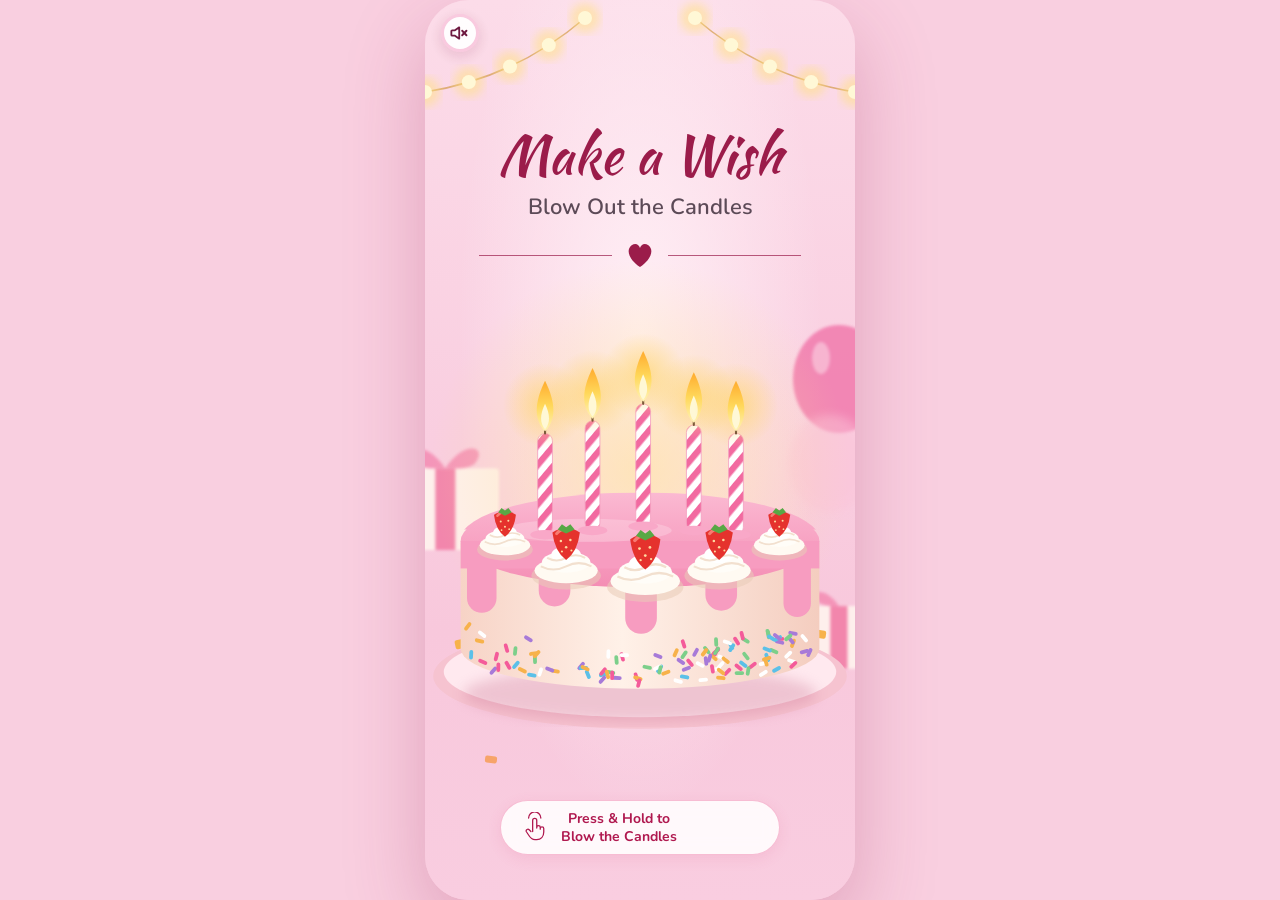
<file: candle.html>
<!DOCTYPE html>
<html lang="en">
<head>
<meta charset="UTF-8">
<meta name="viewport" content="width=device-width, initial-scale=1, viewport-fit=cover, user-scalable=no">
<title>SayByMe – Make a Wish</title>
<link rel="preconnect" href="https://fonts.googleapis.com">
<link rel="preconnect" href="https://fonts.gstatic.com" crossorigin>
<link href="https://fonts.googleapis.com/css2?family=Kaushan+Script&family=Nunito:wght@400;600;700;800&display=swap" rel="stylesheet">
<style>
  :root{--crimson:#9b1c4a;--rose:#e8236f;--mauve:#5c4a57;--pill:#b0194f}
  *{box-sizing:border-box;margin:0;padding:0;-webkit-tap-highlight-color:transparent}
  html,body{height:100%;overflow:hidden;background:#f9cfe0;touch-action:none}
  body{display:flex;align-items:center;justify-content:center;font-family:'Nunito',system-ui,sans-serif}
  .screen{
    position:relative;width:min(100vw,430px);height:min(100dvh,900px);overflow:hidden;
    display:flex;flex-direction:column;
    background:radial-gradient(ellipse at 50% 38%,#fff0f6 0%,transparent 60%),linear-gradient(180deg,#fcdce9,#f8c8dc 70%,#f9cde0);
    user-select:none;-webkit-user-select:none;-webkit-touch-callout:none;cursor:pointer;
  }
  @media(min-width:520px){.screen{border-radius:44px;box-shadow:0 30px 80px rgba(160,40,90,.28)}}

  /* Top Navigation Bar */
  .top-nav {
    position: absolute;
    top: 14px;
    left: 16px;
    right: 16px;
    display: flex;
    align-items: center;
    justify-content: space-between;
    z-index: 10;
  }
  .btn-phone-sound {
    width: 36px;
    height: 36px;
    border-radius: 50%;
    background-color: #ffffff;
    border: 3px solid #f9cadf;
    box-shadow: 0 3px 12px rgba(122, 22, 70, 0.14);
    display: flex;
    align-items: center;
    justify-content: center;
    padding: 0;
    cursor: pointer;
    user-select: none;
    outline: none;
    transition: transform 0.2s cubic-bezier(0.34, 1.56, 0.64, 1),
                box-shadow 0.2s ease,
                border-color 0.2s ease;
  }
  .btn-phone-sound:hover {
    transform: scale(1.08);
    border-color: #f7b5d2;
  }
  .btn-phone-sound:active {
    transform: scale(0.92);
  }
  .btn-phone-sound .speaker-svg {
    width: 20px;
    height: 20px;
    display: block;
    pointer-events: none;
  }
  body.embedded .btn-phone-sound,
  body.embedded #btn-sound-toggle {
    display: none !important;
  }
  .btn-nav-back {
    display: inline-flex;
    align-items: center;
    gap: 4px;
    background: rgba(255, 255, 255, 0.75);
    backdrop-filter: blur(8px);
    border: 1px solid rgba(232, 35, 111, 0.25);
    border-radius: 999px;
    padding: 6px 14px;
    font-size: 13px;
    font-weight: 700;
    color: var(--crimson);
    cursor: pointer;
    text-decoration: none;
    box-shadow: 0 4px 12px rgba(160, 40, 90, 0.08);
    transition: transform 0.2s ease, background 0.2s ease;
  }
  .btn-nav-back:hover {
    background: #ffffff;
    transform: scale(1.04);
  }

  /* lights */
  .lights{position:absolute;top:0;left:0;width:100%;height:auto;z-index:3;pointer-events:none}
  .bulb{animation:twinkle 2.4s ease-in-out infinite alternate}
  @keyframes twinkle{from{opacity:.75}to{opacity:1}}

  /* header */
  .top{position:relative;z-index:4;text-align:center;padding:clamp(90px,14vh,130px) 20px 0}
  h1{font-family:'Kaushan Script',cursive;font-weight:400;color:var(--crimson);font-size:clamp(40px,12vw,54px);line-height:1.08;text-wrap:balance;
     transition:opacity .25s,transform .25s}
  .sub{margin-top:8px;font-size:clamp(17px,5vw,22px);font-weight:600;color:var(--mauve);transition:opacity .25s,transform .25s}
  .swap{opacity:0;transform:translateY(8px)}
  .divider{display:flex;align-items:center;justify-content:center;gap:14px;margin-top:20px}
  .divider i{display:block;width:34%;height:1.5px;background:var(--crimson);opacity:.7}
  .divider svg{width:28px;height:26px;fill:var(--crimson);animation:beat 1.6s ease-in-out infinite}
  @keyframes beat{0%,100%{transform:scale(1)}15%{transform:scale(1.18)}30%{transform:scale(1)}45%{transform:scale(1.12)}}

  /* decorations */
  .deco{position:absolute;z-index:1;pointer-events:none;filter:blur(1.6px);opacity:.9}
  .balloon{right:-34px;top:36%;width:100px}
  .balloon.b2{right:-20px;top:46%;width:90px;opacity:.5;filter:blur(5px)}
  .gift{left:-26px;top:48%;width:100px}
  .gift.g2{left:auto;right:-30px;top:63%;width:86px}
  .bit{position:absolute;z-index:2;border-radius:2px;pointer-events:none}

  /* cake */
  .stageWrap{position:relative;flex:1;min-height:0;display:flex;align-items:center;justify-content:center;z-index:3;padding:8px 4px 0}
  .glow{position:absolute;left:50%;top:38%;width:115%;aspect-ratio:1;transform:translate(-50%,-50%);
        background:radial-gradient(circle,rgba(255,226,150,.6),rgba(255,226,150,0) 60%);transition:opacity .7s;pointer-events:none}
  #cake{position:relative;width:100%;height:100%;overflow:visible}

  .lean{transition:opacity .5s}
  .out .lean{opacity:0;transition-duration:.1s}
  .flick{animation:flick 1.1s ease-in-out infinite alternate}
  @keyframes flick{
    0%{transform:scale(1,1) rotate(-1.5deg)}
    35%{transform:scale(.94,1.07) rotate(1.8deg)}
    70%{transform:scale(1.04,.96) rotate(-.6deg)}
    100%{transform:scale(.97,1.05) rotate(1.2deg)}
  }
  .smoke circle{opacity:0}
  .smoke.puff circle{animation:smoke 1.9s ease-out forwards}
  @keyframes smoke{
    0%{opacity:.55;transform:translate(0,0) scale(.4)}
    100%{opacity:0;transform:translate(var(--dx),-80px) scale(2.2)}
  }

  /* hint pill & action buttons */
  .bottom-actions-wrap {
    position: relative;
    z-index: 5;
    display: flex;
    flex-direction: column;
    align-items: center;
    gap: 12px;
    margin-bottom: clamp(24px, 5vh, 48px);
    width: 100%;
  }
  .pill{
    position:relative;overflow:hidden;
    display:flex;align-items:center;gap:12px;width:min(80%,280px);padding:9px 20px;
    border-radius:999px;border:1px solid rgba(244,163,194,0.7);color:var(--pill);font:700 14px/1.25 'Nunito',sans-serif;
    background:rgba(255,255,255,0.88);backdrop-filter:blur(8px);-webkit-backdrop-filter:blur(8px);box-shadow:0 4px 14px rgba(220,80,130,.12);
    cursor:pointer;transition:all .2s ease;
  }
  .pill::before{content:"";position:absolute;inset:0;background:linear-gradient(90deg,rgba(255,150,190,.38),rgba(240,48,111,.4));
    transform:scaleX(var(--p,0));transform-origin:left;pointer-events:none}
  .pill>*{position:relative}
  .pill svg{flex:none;width:28px;height:32px;fill:none;stroke:var(--pill);stroke-width:2.2;stroke-linecap:round;stroke-linejoin:round;animation:tap 1.8s ease-in-out infinite}
  @keyframes tap{0%,100%{transform:translateY(0)}50%{transform:translateY(2px)}}
  .blowing .pill{transform:scale(.98)}
  .blowing .pill svg{animation:none}
  .pill:focus-visible{outline:2px solid var(--crimson);outline-offset:2px}

  /* Continue to next surprise button - Minimalist */
  .btn-next-surprise {
    display: none;
    align-items: center;
    justify-content: center;
    gap: 7px;
    padding: 9px 22px;
    background: linear-gradient(135deg, #e8236f 0%, #c2185b 100%);
    color: #ffffff;
    border: none;
    border-radius: 999px;
    font-family: inherit;
    font-size: 13.5px;
    font-weight: 700;
    cursor: pointer;
    box-shadow: 0 4px 14px rgba(232, 35, 111, 0.24);
    animation: popIn 0.3s cubic-bezier(0.34, 1.56, 0.64, 1);
    transition: all 0.2s ease;
  }
  @keyframes popIn {
    from { opacity: 0; transform: scale(0.9); }
    to { opacity: 1; transform: scale(1); }
  }
  .btn-next-surprise:hover {
    transform: translateY(-1px);
    box-shadow: 0 6px 18px rgba(232, 35, 111, 0.32);
  }

  #fx{position:absolute;inset:0;width:100%;height:100%;z-index:6;pointer-events:none}
  @media(prefers-reduced-motion:reduce){.bulb,.divider svg,.pill svg{animation:none}}

  @media (max-width: 480px) {
    .top { padding: clamp(56px, 10vh, 80px) 16px 0; }
    h1 { font-size: clamp(30px, 8.5vw, 40px); }
    .sub { font-size: 15px; margin-top: 4px; }
    .divider { margin-top: 10px; }
    .bottom-actions-wrap { margin-bottom: 20px; gap: 8px; }
    .pill { padding: 8px 16px; font-size: 13.5px; width: min(88%, 270px); }
  }

  /* When inside phone preview iframe */
  body.embedded {
    background: transparent !important;
    width: 100% !important;
    height: 100% !important;
    margin: 0 !important;
    padding: 0 !important;
    overflow: hidden !important;
  }
  body.embedded .screen {
    width: 100% !important;
    height: 100% !important;
    border-radius: 38px !important;
    box-shadow: none !important;
    max-width: 100% !important;
    max-height: 100% !important;
  }
  body.embedded .top-nav {
    top: 22px !important;
    left: 14px !important;
    right: 14px !important;
  }
  body.embedded .btn-nav-back {
    padding: 5px 12px !important;
    font-size: 13px !important;
    background: rgba(255, 255, 255, 0.88) !important;
    border: 1px solid rgba(232, 35, 111, 0.22) !important;
    box-shadow: 0 2px 8px rgba(0,0,0,0.06) !important;
  }
  body.embedded .top {
    padding: 54px 12px 0 !important;
  }
  body.embedded h1 {
    font-size: 32px !important;
  }
  body.embedded .sub {
    font-size: 14px !important;
    margin-top: 3px !important;
  }
  body.embedded .divider {
    margin-top: 8px !important;
  }
  body.embedded .stageWrap {
    padding: 4px 0 0 !important;
  }
  body.embedded .bottom-actions-wrap {
    margin-bottom: 20px !important;
    gap: 8px !important;
  }
  body.embedded .pill {
    width: min(86%, 260px) !important;
    padding: 8px 16px !important;
    font-size: 14px !important;
  }
  body.embedded .pill svg {
    width: 28px !important;
    height: 32px !important;
  }

</style>
</head>
<body>
<div class="screen" id="screen">

  <!-- Top Nav Bar -->
  <div class="top-nav">
    <button type="button" class="btn-nav-back" id="btn-back"><span>←</span> Gift Box</button>
    <button type="button" class="btn-phone-sound" id="btn-sound-toggle" aria-label="Toggle Sound" title="Toggle Sound">
      <svg class="speaker-svg" viewBox="0 0 28 28" fill="none" xmlns="http://www.w3.org/2000/svg" aria-hidden="true">
        <path d="M13 6.8 L7.6 10.6 H4 C3.45 10.6 3 11.05 3 11.6 V16.4 C3 16.95 3.45 17.4 4 17.4 H7.6 L13 21.2 Z" stroke="#671038" stroke-width="2.3" stroke-linecap="round" stroke-linejoin="round" fill="none"/>
        <path d="M16.8 10.6 C18.1 11.6 18.8 12.7 18.8 14 C18.8 15.3 18.1 16.4 16.8 17.4" stroke="#671038" stroke-width="2.3" stroke-linecap="round" fill="none"/>
        <path d="M20.4 7.6 C22.6 9.5 23.8 11.6 23.8 14 C23.8 16.4 22.6 18.5 20.4 20.4" stroke="#671038" stroke-width="2.3" stroke-linecap="round" fill="none"/>
      </svg>
    </button>
  </div>

  <!-- string lights -->
  <svg class="lights" viewBox="0 0 430 130" aria-hidden="true">
    <defs><filter id="bl"><feGaussianBlur stdDeviation="5"/></filter></defs>
    <path d="M0 92Q90 78 160 18M430 92Q340 78 270 18" fill="none" stroke="#d9a35e" stroke-width="1.6" opacity=".8"/>
    <g id="bulbs"></g>
  </svg>

  <!-- background decorations -->
  <svg class="deco balloon" viewBox="0 0 100 150" aria-hidden="true"><ellipse cx="50" cy="55" rx="46" ry="54" fill="#f27fb0"/><ellipse cx="32" cy="34" rx="9" ry="16" fill="#fff" opacity=".4"/></svg>
  <svg class="deco balloon b2" viewBox="0 0 100 150" aria-hidden="true"><ellipse cx="50" cy="55" rx="46" ry="54" fill="#fbc3d8"/></svg>
  <svg class="deco gift" viewBox="0 0 110 130" aria-hidden="true">
    <rect x="6" y="40" width="104" height="90" rx="4" fill="#fff4ee"/><rect x="40" y="40" width="22" height="90" fill="#f27fa7"/>
    <path d="M51 40C30 8 4 16 18 34c8 8 28 6 33 6zM51 40c21-32 47-24 33-6-8 8-28 6-33 6z" fill="#f48fb5"/>
  </svg>
  <svg class="deco gift g2" viewBox="0 0 110 130" aria-hidden="true">
    <rect x="0" y="50" width="104" height="80" rx="4" fill="#fff4ee"/><rect x="40" y="50" width="22" height="80" fill="#f27fa7"/>
    <path d="M51 50C34 24 12 30 24 44c7 7 22 6 27 6z" fill="#f48fb5"/>
  </svg>
  <span class="bit" style="left:7%;top:71%;width:16px;height:9px;background:#f7b24a;transform:rotate(-12deg)"></span>
  <span class="bit" style="left:20%;top:77%;width:14px;height:8px;background:#f06a9b;transform:rotate(18deg)"></span>
  <span class="bit" style="left:82%;top:73%;width:15px;height:8px;background:#f06a9b;transform:rotate(-14deg)"></span>
  <span class="bit" style="left:90%;top:70%;width:14px;height:8px;background:#f7b24a;transform:rotate(8deg)"></span>
  <span class="bit" style="left:14%;top:84%;width:12px;height:7px;background:#f7a46a;transform:rotate(6deg)"></span>

  <div class="top">
    <h1 id="title">Make a Wish</h1>
    <p class="sub" id="sub">Blow Out the Candles</p>
    <div class="divider"><i></i>
      <svg viewBox="0 0 30 28" aria-hidden="true"><path d="M15 27C2 18 0 8 6 3.500c4-3 8-1 9 3 1-4 5-6 9-3 6 4.500 4 14.500-9 23.500z"/></svg><i></i></div>
  </div>

  <div class="stageWrap">
    <div class="glow" id="glow"></div>
    <svg id="cake" viewBox="0 -10 400 370" aria-label="Birthday cake with five lit candles" role="img">
      <defs>
        <linearGradient id="bodyG" x1="0" x2="1"><stop offset="0" stop-color="#f7d3c6"/><stop offset=".45" stop-color="#fff1e8"/><stop offset="1" stop-color="#f4cdbf"/></linearGradient>
        <linearGradient id="icingG" x1="0" y1="0" x2="0" y2="1"><stop offset="0" stop-color="#fbb9d2"/><stop offset="1" stop-color="#f48db4"/></linearGradient>
        <linearGradient id="flameG" x1="0" y1="0" x2="0" y2="1"><stop offset="0" stop-color="#ffab2e"/><stop offset=".5" stop-color="#ffd85a"/><stop offset="1" stop-color="#fff3b8"/></linearGradient>
        <radialGradient id="glowG"><stop offset="0" stop-color="#ffd778" stop-opacity=".8"/><stop offset="1" stop-color="#ffd778" stop-opacity="0"/></radialGradient>
        <pattern id="stripe" width="12" height="12" patternUnits="userSpaceOnUse" patternTransform="rotate(40)"><rect width="12" height="12" fill="#fff"/><rect width="6" height="12" fill="#f26aa0"/></pattern>
        <filter id="soft"><feGaussianBlur stdDeviation="6"/></filter>
      </defs>
      <!-- plate -->
      <ellipse cx="200" cy="306" rx="196" ry="50" fill="#f6c3d0"/>
      <ellipse cx="200" cy="302" rx="186" ry="43" fill="#ffe9ef"/>
      <ellipse cx="200" cy="323" rx="168" ry="26" fill="#c9708f" opacity=".3" filter="url(#soft)"/>
      <!-- body -->
      <path d="M30 180V280A170 38 0 0 0 370 280V180Z" fill="url(#bodyG)"/>
      <g id="spr"></g>
      <!-- icing -->
      <ellipse cx="200" cy="178" rx="170" ry="44" fill="url(#icingG)"/>
      <rect x="30" y="178" width="340" height="26" fill="#f79cc0"/>
      <g fill="#f79cc0" id="drips"></g>
      <ellipse cx="200" cy="176" rx="170" ry="44" fill="url(#icingG)" clip-path="inset(0 0 60% 0)"/>
      <ellipse cx="150" cy="168" rx="80" ry="11" fill="#fff" opacity=".22"/>
      <g id="sticks"></g>
      <g id="swirls"></g>
      <g id="flames"></g>
      <g id="smokes" fill="#fff"></g>
    </svg>
  </div>

  <div class="bottom-actions-wrap">
    <button class="pill" id="pill" type="button" aria-live="polite">
      <svg viewBox="0 0 48 52" aria-hidden="true"><path d="M13 9a10.500 10.500 0 0 1 21 0M20 32V13a3.500 3.500 0 0 1 7 0v13M27 25a3 3 0 0 1 6 0v3M33 27a3 3 0 0 1 6 0v6c0 8-5 13-12 13h-3c-5 0-8-3-11-8l-4-6a3 3 0 0 1 5-3l3 3"/></svg>
      <span id="pillText">Press &amp; Hold to<br>Blow the Candles</span>
    </button>

    <button class="btn-next-surprise" id="btn-next-surprise" type="button">
      Next: Cut the Cake 🍰 →
    </button>
  </div>

  <canvas id="fx"></canvas>
</div>

<script>
(() => {
  const $ = s => document.querySelector(s);
  const screen = $('#screen'), pill = $('#pill'), glow = $('#glow'), cakeEl = $('#cake');
  const cv = $('#fx'), ctx = cv.getContext('2d');
  const nextSurpriseBtn = $('#btn-next-surprise');

  /* ---------- URL params ---------- */
  const params = new URLSearchParams(location.search);
  const name = params.get('to') || 'Sanjana';
  const fromName = params.get('from') || 'Rohan';
  const userRel = params.get('rel') || 'Girlfriend';
  const date = params.get('date') || '';
  const msg = params.get('msg') || '';
  const features = params.get('features') || 'candles,cake,celebration';

  // If running inside iframe preview, add embedded class
  if (window.self !== window.top || params.get('embedded') === '1') {
    document.body.classList.add('embedded');
  } else {
    // Standalone recipient webapp mode: hide preview-only back button
    const backBtn = $('#btn-back');
    if (backBtn) backBtn.style.display = 'none';
  }

  // Back button: returns to gift box view inside the phone preview!
  $('#btn-back').addEventListener('click', (e) => {
    e.preventDefault();
    if (window.parent && window.parent !== window) {
      if (typeof window.parent.switchToGiftView === 'function') {
        window.parent.switchToGiftView();
        return;
      }
      window.parent.postMessage({ type: 'SAYBYME_SWITCH_VIEW', view: 'gift' }, '*');
      return;
    }
    location.href = 'step6.html?' + params.toString();
  });

  // Next surprise button advances to cake.html or notifies parent
  nextSurpriseBtn.addEventListener('click', () => {
    if (window.parent && window.parent !== window) {
      if (typeof window.parent.showNextFeaturePreview === 'function') {
        window.parent.showNextFeaturePreview();
        return;
      }
      window.parent.postMessage({ type: 'SAYBYME_NEXT_FEATURE' }, '*');
      return;
    }
    location.href = 'cake.html?' + params.toString();
  });

  // Listen for parent messages (e.g., reset candles)
  window.addEventListener('message', (event) => {
    if (event.data && event.data.action === 'resetCandles') {
      reset();
    }
  });

  /* ---------- config ---------- */
  const X    = [110, 155, 203, 251, 291];
  const BASE = [172, 168, 164, 168, 172];
  const H    = [96, 104, 116, 100, 96];
  const TH   = [.50, .68, .92, .60, .80];
  const HOLD_SECONDS = 2.4;

  /* ---------- build artwork ---------- */
  let seed = 7; const rnd = () => (seed = (seed * 16807) % 2147483647) / 2147483647;
  const add = (id, html) => $(id).insertAdjacentHTML('beforeend', html);

  // lights
  [[0,92],[43.8,82.1],[85,66.5],[123.8,45.1],[160,18]].forEach(([x,y],i) => {
    [x, 430 - x].forEach((px, k) => add('#bulbs',
      `<g class="bulb" style="animation-delay:-${(i*.5+k*.8).toFixed(1)}s"><circle cx="${px}" cy="${y}" r="15" fill="#ffe27a" opacity=".5" filter="url(#bl)"/><circle cx="${px}" cy="${y}" r="7" fill="#fff8d6"/></g>`));
  });

  // drips
  [[36,28,246],[104,30,240],[186,30,266],[262,30,244],[336,26,250]].forEach(([x,w,e]) =>
    add('#drips', `<rect x="${x}" y="190" width="${w}" height="${e-190}" rx="${w/2}"/>`));

  // sprinkles on the lower side
  const cols = ['#f45b9a','#f7b24a','#5bc0e8','#a77ad8','#ffffff','#7ccf8a'];
  for (let i = 0; i < 110; i++) {
    const x = 38 + rnd() * 324, yb = 280 + 38 * Math.sqrt(1 - ((x - 200) / 170) ** 2);
    const y = yb - 6 - rnd() * 34, c = cols[(rnd() * cols.length) | 0], r = (rnd() * 180) | 0;
    add('#spr', `<rect x="${x.toFixed(1)}" y="${y.toFixed(1)}" width="3.600" height="9" rx="1.800" fill="${c}" transform="rotate(${r} ${x.toFixed(1)} ${y.toFixed(1)})"/>`);
  }

  // candles
  X.forEach((x, i) => {
    const top = BASE[i] - H[i];
    add('#sticks',
      `<rect x="${x-7}" y="${top}" width="14" height="${H[i]}" rx="7" fill="url(#stripe)" stroke="#f3a0c0" stroke-width=".8"/>
       <ellipse cx="${x}" cy="${BASE[i]}" rx="14" ry="4.500" fill="#f9a8c8"/>
       <path d="M${x} ${top} v-6" stroke="#4a2a22" stroke-width="2" stroke-linecap="round"/>`);
    add('#flames',
      `<g class="fl" data-i="${i}" transform="translate(${x} ${top-5})"><g class="lean"><g class="flick" style="animation-delay:-${(i*.27).toFixed(2)}s">
         <circle r="40" cy="-22" fill="url(#glowG)"/>
         <path d="M0 3C-11-8-10-25 0-45 10-25 11-8 0 3Z" fill="url(#flameG)"/>
         <path d="M0 1C-5-4-5-13 0-23 5-13 5-4 0 1Z" fill="#fff8d6"/>
       </g></g></g>`);
    add('#smokes',
      `<g class="smoke" data-i="${i}" transform="translate(${x} ${top-14})">
         <circle r="6" style="--dx:-8px"/><circle r="5" style="--dx:6px;animation-delay:.15s"/><circle r="4" style="--dx:-2px;animation-delay:.3s"/></g>`);
  });

  // cream swirls + strawberries
  [[72,182,.8],[130,206,1],[205,216,1.1],[275,206,1],[332,182,.8]].forEach(([x,y,s]) =>
    add('#swirls',
      `<g transform="translate(${x} ${y}) scale(${s})">
         <ellipse cy="5" rx="33" ry="13" fill="#e9cdb8" opacity=".55"/>
         <ellipse rx="30" ry="12" fill="#fffaf2"/><ellipse cy="-8" rx="23" ry="10" fill="#fffdf8"/><ellipse cy="-15" rx="14" ry="8" fill="#fff"/>
         <path d="M-24-4q12 6 24 0t24 0M-18-12q9 5 18 0t18 0" stroke="#f2e0cf" stroke-width="2" fill="none"/>
         <g transform="translate(0 -27)">
           <path d="M-13-9Q0-18 13-9Q11 9 0 17Q-11 9-13-9Z" fill="#e5322d"/>
           <path d="M-9-8Q-5-13 0-12" stroke="#ff9a90" stroke-width="3" fill="none" stroke-linecap="round" opacity=".7"/>
           <g fill="#ffd9a0"><circle cx="-5" cy="-1" r="1.200"/><circle cx="4" cy="-2" r="1.200"/><circle cx="0" cy="5" r="1.200"/><circle cx="-4" cy="9" r="1"/><circle cx="5" cy="8" r="1"/></g>
           <path d="M-8-12l8 4 8-4-4-5-4 3-4-3z" fill="#58a845"/>
         </g></g>`));

  /* ---------- state ---------- */
  const fl = [...document.querySelectorAll('.fl')];
  const lean = fl.map(f => f.querySelector('.lean'));
  const smoke = [...document.querySelectorAll('.smoke')];
  const out = [false, false, false, false, false];
  let p = 0, holding = false, done = false, last = 0;
  let parts = [], W = 0, Hh = 0, dpr = 1;

  function resize() {
    dpr = Math.min(window.devicePixelRatio || 1, 2);
    W = screen.clientWidth; Hh = screen.clientHeight;
    cv.width = W * dpr; cv.height = Hh * dpr;
  }
  addEventListener('resize', resize); resize();

  const rel = el => { const a = el.getBoundingClientRect(), b = screen.getBoundingClientRect(); return { x: a.left - b.left, y: a.top - b.top, w: a.width, h: a.height }; };

  function setText(t, s, pt) {
    const T = $('#title'), S = $('#sub');
    T.classList.add('swap'); S.classList.add('swap');
    setTimeout(() => {
      T.textContent = t; S.textContent = s; $('#pillText').innerHTML = pt;
      T.classList.remove('swap'); S.classList.remove('swap');
    }, 250);
  }

  function extinguish(i) {
    out[i] = true;
    fl[i].classList.add('out');
    lean[i].setAttribute('transform', 'rotate(0) scale(1 1)');
    const s = smoke[i]; s.classList.remove('puff'); void s.getBoundingClientRect(); s.classList.add('puff');
  }

  function burst(ox, oy, n, spread) {
    const c = ['#f45b9a','#f7b24a','#ffd95a','#5bc0e8','#a77ad8','#ff7aa8','#ffffff'];
    for (let i = 0; i < n; i++) {
      const a = -Math.PI / 2 + (Math.random() - .5) * spread, sp = 300 + Math.random() * 520;
      parts.push({ k: 'c', x: ox, y: oy, vx: Math.cos(a) * sp, vy: Math.sin(a) * sp, r: Math.random() * 6.3, vr: (Math.random() - .5) * 14,
                   w: 6 + Math.random() * 6, h: 3 + Math.random() * 5, col: c[(Math.random() * c.length) | 0], life: 2.2 + Math.random() * 1.2, age: 0 });
    }
  }

  function finish() {
    done = true; holding = false; screen.classList.remove('blowing');
    glow.style.opacity = .3;
    const c = rel(cakeEl);
    burst(c.x + c.w / 2, c.y + c.h * .3, 130, Math.PI * 1.1);
    setTimeout(() => { burst(c.x + c.w * .2, c.y + c.h * .45, 50, 1.2); burst(c.x + c.w * .8, c.y + c.h * .45, 50, 1.2); }, 260);
    setText(name ? 'Happy Birthday, ' + name + '!' : 'Happy Birthday!', 'Your wish is on its way ✨', 'Tap to<br>Relight the Candles');
    nextSurpriseBtn.style.display = 'inline-flex';
    try { navigator.vibrate && navigator.vibrate([40, 40, 80]); } catch (e) {}
  }

  function reset() {
    done = false; p = 0;
    out.forEach((_, i) => setTimeout(() => { out[i] = false; fl[i].classList.remove('out'); }, i * 140));
    glow.style.opacity = 1;
    setText('Make a Wish', 'Blow Out the Candles', 'Press &amp; Hold to<br>Blow the Candles');
    nextSurpriseBtn.style.display = 'none';
  }

  /* ---------- input ---------- */
  const start = () => { if (!done) { holding = true; screen.classList.add('blowing'); } };
  const stop  = () => { holding = false; screen.classList.remove('blowing'); };
  screen.addEventListener('pointerdown', e => { if (done) { if (e.target.closest('#pill')) reset(); return; } start(); });
  ['pointerup', 'pointercancel'].forEach(n => addEventListener(n, stop));
  addEventListener('blur', stop);
  addEventListener('contextmenu', e => e.preventDefault());
  addEventListener('keydown', e => { if ((e.key === ' ' || e.key === 'Enter') && !e.repeat) { e.preventDefault(); done ? reset() : start(); } });
  addEventListener('keyup', e => { if (e.key === ' ' || e.key === 'Enter') stop(); });

  /* ---------- main loop ---------- */
  function frame(t) {
    const dt = Math.min(.05, (t - last) / 1000 || 0); last = t;

    if (!done) {
      p = holding ? Math.min(1, p + dt / HOLD_SECONDS) : Math.max(0, p - dt / .8);
      let lit = 0;
      for (let i = 0; i < 5; i++) {
        if (!out[i] && holding && p >= TH[i]) extinguish(i);
        if (!out[i]) {
          lit++;
          const wob = Math.sin(t / 55 + i * 1.7) * 5 * p;
          lean[i].setAttribute('transform', `rotate(${(p * 34 + wob).toFixed(2)}) scale(${(1 - p * .22).toFixed(3)} ${(1 - p * .4).toFixed(3)})`);
        }
      }
      glow.style.opacity = (.25 + .75 * lit / 5 * (1 - p * .25)).toFixed(2);
      if (lit === 0) finish();

      // breath particles
      if (holding && Math.random() < dt * 55) {
        const a = rel(pill), c = rel(cakeEl), d = .9;
        const ox = a.x + a.w / 2 + (Math.random() - .5) * 60, oy = a.y;
        const tx = c.x + c.w / 2 + (Math.random() - .5) * 90, ty = c.y + c.h * .22;
        parts.push({ k: 'b', x: ox, y: oy, vx: (tx - ox) / d, vy: (ty - oy) / d, r0: 5, life: d + Math.random() * .3, age: 0 });
      }
    }
    pill.style.setProperty('--p', done ? 0 : p.toFixed(3));

    // draw particles
    ctx.setTransform(dpr, 0, 0, dpr, 0, 0); ctx.clearRect(0, 0, W, Hh);
    parts = parts.filter(q => (q.age += dt) < q.life && q.y < Hh + 30);
    for (const q of parts) {
      q.x += q.vx * dt; q.y += q.vy * dt;
      if (q.k === 'b') {
        const k = q.age / q.life; ctx.globalAlpha = .32 * (1 - k);
        ctx.fillStyle = '#fff'; ctx.beginPath(); ctx.arc(q.x, q.y, q.r0 + k * 26, 0, 6.283); ctx.fill();
      } else {
        q.vy += 900 * dt; q.vx *= .992; q.r += q.vr * dt;
        ctx.globalAlpha = Math.min(1, (q.life - q.age) * 2);
        ctx.save(); ctx.translate(q.x, q.y); ctx.rotate(q.r); ctx.fillStyle = q.col; ctx.fillRect(-q.w / 2, -q.h / 2, q.w, q.h); ctx.restore();
      }
    }
    ctx.globalAlpha = 1;
    requestAnimationFrame(frame);
  }
  requestAnimationFrame(frame);
})();
</script>
<script src="bg-music.js"></script>
</body>
</html>
</file>
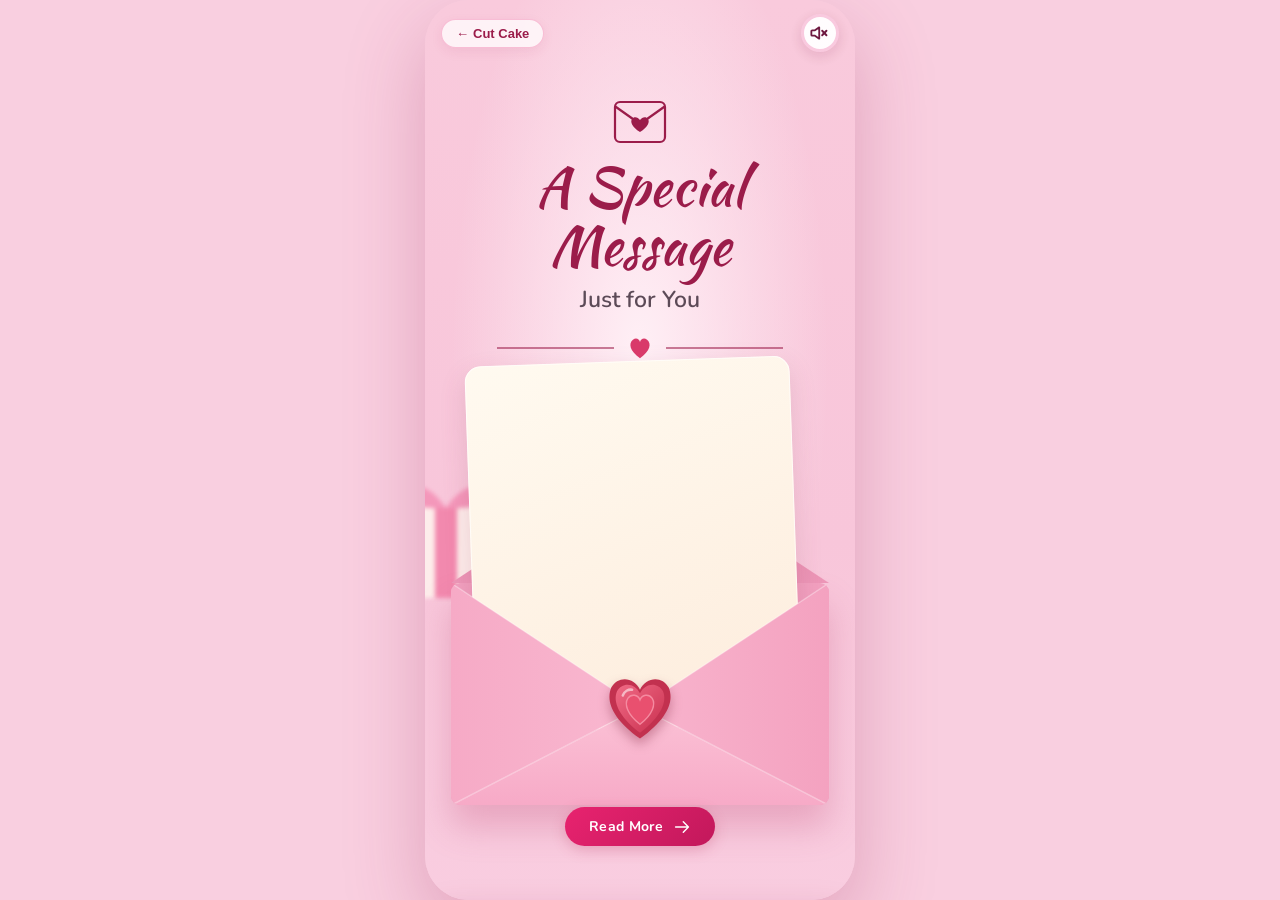
<file: letter.html>
<!DOCTYPE html>
<html lang="en">
<head>
<meta charset="UTF-8">
<meta name="viewport" content="width=device-width, initial-scale=1, viewport-fit=cover">
<title>SayByMe – A Special Message</title>
<link rel="preconnect" href="https://fonts.googleapis.com">
<link rel="preconnect" href="https://fonts.gstatic.com" crossorigin>
<link href="https://fonts.googleapis.com/css2?family=Kaushan+Script&family=Caveat:wght@500;600;700&family=Nunito:wght@400;600;700;800&display=swap" rel="stylesheet">
<style>
  :root{--crimson:#9b1c4a;--rose:#e8236f;--mauve:#5c4a57;--w:min(88vw,380px,42vh)}
  *{box-sizing:border-box;margin:0;padding:0;-webkit-tap-highlight-color:transparent}
  html,body{height:100%;overflow:hidden;background:#f9cfe0}
  body{display:flex;align-items:center;justify-content:center;font-family:'Nunito',system-ui,sans-serif}
  .screen{
    position:relative;width:min(100vw,430px);height:min(100dvh,900px);overflow:hidden;display:flex;flex-direction:column;
    background:radial-gradient(ellipse at 50% 40%,#fff0f6 0%,transparent 62%),linear-gradient(180deg,#f9cadc,#f8c6da 60%,#f9cde0);
  }
  @media(min-width:520px){.screen{border-radius:44px;box-shadow:0 30px 80px rgba(160,40,90,.28)}}

  /* Top Navigation Bar */
  .top-nav {
    position: absolute;
    top: 14px;
    left: 16px;
    right: 16px;
    display: flex;
    align-items: center;
    justify-content: space-between;
    z-index: 10;
  }
  .btn-phone-sound {
    width: 36px;
    height: 36px;
    border-radius: 50%;
    background-color: #ffffff;
    border: 3px solid #f9cadf;
    box-shadow: 0 3px 12px rgba(122, 22, 70, 0.14);
    display: flex;
    align-items: center;
    justify-content: center;
    padding: 0;
    cursor: pointer;
    user-select: none;
    outline: none;
    transition: transform 0.2s cubic-bezier(0.34, 1.56, 0.64, 1),
                box-shadow 0.2s ease,
                border-color 0.2s ease;
  }
  .btn-phone-sound:hover {
    transform: scale(1.08);
    border-color: #f7b5d2;
  }
  .btn-phone-sound:active {
    transform: scale(0.92);
  }
  .btn-phone-sound .speaker-svg {
    width: 20px;
    height: 20px;
    display: block;
    pointer-events: none;
  }
  body.embedded .btn-phone-sound,
  body.embedded #btn-sound-toggle {
    display: none !important;
  }
  .btn-nav-back {
    display: inline-flex;
    align-items: center;
    gap: 4px;
    background: rgba(255, 255, 255, 0.75);
    backdrop-filter: blur(8px);
    border: 1px solid rgba(232, 35, 111, 0.25);
    border-radius: 999px;
    padding: 6px 14px;
    font-size: 13px;
    font-weight: 700;
    color: var(--crimson);
    cursor: pointer;
    text-decoration: none;
    box-shadow: 0 4px 12px rgba(160, 40, 90, 0.08);
    transition: transform 0.2s ease, background 0.2s ease;
  }
  .btn-nav-back:hover {
    background: #ffffff;
    transform: scale(1.04);
  }

  /* header */
  .top{position:relative;z-index:4;text-align:center;padding:clamp(70px,11vh,110px) 20px 0}
  .mail{width:56px;height:46px;display:block;margin:0 auto 12px;fill:none;stroke:var(--crimson);stroke-width:2.2;stroke-linejoin:round;stroke-linecap:round;animation:bob 3.2s ease-in-out infinite}
  @keyframes bob{0%,100%{transform:translateY(0)}50%{transform:translateY(-4px)}}
  h1{font-family:'Kaushan Script',cursive;font-weight:400;color:var(--crimson);font-size:clamp(40px,12.4vw,54px);line-height:1.1}
  .sub{margin-top:8px;font-size:clamp(18px,5.4vw,23px);font-weight:600;color:var(--mauve)}
  .divider{display:flex;align-items:center;justify-content:center;gap:14px;margin-top:22px}
  .divider i{display:block;width:30%;height:1.5px;background:var(--crimson);opacity:.55}
  .divider svg{width:24px;height:22px;fill:#d93a6a;animation:beat 1.6s ease-in-out infinite}
  @keyframes beat{0%,100%{transform:scale(1)}15%{transform:scale(1.2)}30%{transform:scale(1)}45%{transform:scale(1.12)}}

  .deco{position:absolute;z-index:1;pointer-events:none;filter:blur(2px);opacity:.85}
  .gift{left:-30px;top:52%;width:110px}

  /* scene */
  .stage{position:relative;z-index:3;flex:1;min-height:0;display:flex;align-items:center;justify-content:center;padding-top:calc(var(--w)/1.7)}
  .env{position:relative;width:var(--w);aspect-ratio:1.7;perspective:1000px;cursor:pointer}
  .back{position:absolute;inset:0;border-radius:9px;background:linear-gradient(#f1a0bf,#ec92b5);box-shadow:0 22px 34px rgba(190,70,110,.28);z-index:0}

  .flap{position:absolute;left:0;top:0;width:100%;height:56%;z-index:3;transform-origin:50% 0;
        clip-path:polygon(0 0,100% 0,50% 100%);background:linear-gradient(#fab8d0,#f4a1c0);
        transition:transform .7s ease .75s,background .4s .75s,z-index 0s 1.1s}
  .open .flap{transform:rotateX(180deg);background:linear-gradient(#ec96b7,#e688ac);z-index:1;transition:transform .7s ease 0s,background .4s 0s,z-index 0s .35s}

  .lbox{position:absolute;inset:0;z-index:2;clip-path:inset(-300% -15% 0 -15%)}
  .letter{
    position:absolute;left:7%;width:86%;height:165%;top:8%;border-radius:16px;padding:7% 7% 0;
    background:linear-gradient(160deg,#fffaf0,#fdecdc);box-shadow:0 10px 26px rgba(150,60,90,.18),inset 0 0 0 1px rgba(255,255,255,.7);
    transform-origin:50% 100%;transition:top .8s ease 0s,transform .8s ease 0s;
  }
  .open .letter{top:-100%;transform:rotate(-2deg);transition:top .95s cubic-bezier(.2,.85,.25,1) .6s,transform .95s ease .6s}

  .hand{font-family:'Caveat',cursive;color:#3b2a38;font-weight:600;font-size:clamp(20px,6.3vw,27px);line-height:1.28;transform:rotate(-3.5deg);transform-origin:0 0}
  .hand .dear{font-size:1.2em;font-weight:700;margin-bottom:.45em;min-height:1.3em}
  .hand .body{white-space:pre-wrap;min-height:6em;padding-left:.2em}
  .typing::after{content:"";display:inline-block;width:2px;height:1em;margin-left:2px;background:#9b1c4a;vertical-align:-.12em;animation:blink .7s steps(1) infinite}
  @keyframes blink{50%{opacity:0}}
  .endHeart{display:inline-block;width:1.1em;height:1.1em;margin-left:.3em;vertical-align:-.15em;fill:none;stroke:#d93a6a;stroke-width:2.4;opacity:0;transform:scale(.4);transition:opacity .4s,transform .5s cubic-bezier(.3,1.6,.5,1)}
  .done .endHeart{opacity:1;transform:scale(1)}

  .front{position:absolute;inset:0;width:100%;height:100%;z-index:3;border-radius:9px;pointer-events:none}
  .seal{position:absolute;left:50%;top:56%;width:19%;transform:translate(-50%,-50%);z-index:5;filter:drop-shadow(0 6px 6px rgba(120,20,50,.35));animation:hint 2s ease-in-out infinite}
  .open .seal{animation:crack .7s ease .05s 1}
  @keyframes hint{0%,100%{transform:translate(-50%,-50%) scale(1)}50%{transform:translate(-50%,-50%) scale(1.07)}}
  @keyframes crack{0%{transform:translate(-50%,-50%) scale(1) rotate(0)}30%{transform:translate(-50%,-50%) scale(1.3) rotate(-8deg)}60%{transform:translate(-50%,-50%) scale(.92) rotate(5deg)}100%{transform:translate(-50%,-50%) scale(1) rotate(0)}}

  .fh{position:absolute;left:50%;top:50%;width:18px;height:17px;fill:#f0306f;opacity:0;z-index:6;pointer-events:none}
  .open .fh{animation:rise 2.4s ease-out forwards}
  @keyframes rise{0%{opacity:0;transform:translate(0,0) scale(.4)}15%{opacity:1}100%{opacity:0;transform:translate(var(--dx),-170px) scale(1.2)}}

  /* button bar */
  .bottom-actions{
    position:relative;z-index:4;align-self:center;margin-bottom:clamp(30px,6vh,65px);
    display:flex;flex-direction:column;align-items:center;gap:10px;width:100%;
  }

  .cta{
    position:relative;z-index:4;align-self:center;width:auto;min-width:150px;padding:10px 22px;height:auto;
    border:0;border-radius:999px;cursor:pointer;display:flex;align-items:center;justify-content:center;gap:10px;
    background:linear-gradient(135deg,#e8236f,#c2185b);color:#fff;font:700 14px 'Nunito',sans-serif;letter-spacing:0.3px;
    box-shadow:0 4px 14px rgba(185,48,90,.26);transition:all .2s ease;
  }
  .cta:hover{transform:translateY(-1px);box-shadow:0 6px 18px rgba(185,48,90,.38)}
  .cta:active{transform:scale(.97)}
  .cta:focus-visible{outline:2px solid var(--crimson);outline-offset:2px}
  .cta svg{width:18px;height:18px;stroke:#fff;fill:none;stroke-width:2.2;stroke-linecap:round;stroke-linejoin:round;animation:nudge 1.6s ease-in-out infinite}
  @keyframes nudge{0%,100%{transform:translateX(0)}50%{transform:translateX(3px)}}

  .btn-celebrate-next{
    display:none;align-items:center;justify-content:center;gap:7px;
    padding:9px 20px;background:linear-gradient(135deg, #e8236f, #c2185b);color:#ffffff;
    border:0;border-radius:999px;font:700 13.5px 'Nunito',sans-serif;cursor:pointer;
    box-shadow:0 4px 14px rgba(232,35,111,0.24);animation:fadeIn 0.3s ease forwards;
    transition:all 0.2s ease;
  }
  .btn-celebrate-next:hover{transform:translateY(-1px);box-shadow:0 6px 18px rgba(232,35,111,0.32)}
  @keyframes fadeIn{from{opacity:0;transform:translateY(4px)}to{opacity:1;transform:translateY(0)}}

  /* full letter sheet */
  .sheet{position:absolute;inset:0;z-index:8;display:flex;align-items:flex-end;background:rgba(122,22,70,0);pointer-events:none;transition:background .4s}
  .sheet.show{background:rgba(122,22,70,.35);pointer-events:auto}
  .paper{width:100%;max-height:88%;overflow:auto;padding:26px 22px 22px;border-radius:26px 26px 0 0;background:linear-gradient(170deg,#fffaf0,#fdecdc);
         transform:translateY(105%);transition:transform .55s cubic-bezier(.2,.85,.25,1);box-shadow:0 -12px 36px rgba(122,22,70,.22)}
  .show .paper{transform:translateY(0)}
  .paper h2{font-family:'Kaushan Script',cursive;font-weight:400;color:var(--crimson);font-size:26px;margin-bottom:12px}
  .paper .hand{transform:none;font-size:clamp(19px,5.8vw,23px)}
  .paper .hand p{margin-bottom:.7em;white-space:pre-wrap}
  
  .sheet-btn-row{display:flex;align-items:center;justify-content:center;gap:10px;margin-top:16px}
  .close{display:inline-block;padding:8px 18px;border:1px solid rgba(155,28,74,0.25);border-radius:999px;background:#ffffff;color:#9b1c4a;font:700 13px 'Nunito',sans-serif;cursor:pointer;transition:all 0.2s ease}
  .close:hover{background:#fcebf2}
  .btn-sheet-celebrate{display:inline-block;padding:9px 22px;border:0;border-radius:999px;background:linear-gradient(135deg,#e8236f,#c2185b);color:#ffffff;font:700 13.5px 'Nunito',sans-serif;cursor:pointer;box-shadow:0 4px 14px rgba(232,35,111,0.24);transition:all 0.2s ease}
  .btn-sheet-celebrate:hover{transform:translateY(-1px);box-shadow:0 6px 18px rgba(232,35,111,0.32)}

  @media(prefers-reduced-motion:reduce){.mail,.divider svg,.seal,.cta svg{animation:none}}

  @media (max-width: 480px) {
    .top { padding: clamp(52px, 9vh, 75px) 16px 0; }
    .mail { width: 44px; height: 36px; margin-bottom: 8px; }
    h1 { font-size: clamp(30px, 8.5vw, 40px); }
    .sub { font-size: 15px; margin-top: 4px; }
    .divider { margin-top: 10px; }
    .bottom-actions { margin-bottom: 20px; }
    .cta { width: min(76%, 220px); height: 44px; font-size: 14px; }
  }

  /* Embedded Mode inside Phone Mockup */
  body.embedded {
    background: transparent !important;
  }
  body.embedded .screen {
    width: 100% !important;
    height: 100% !important;
    max-width: 100% !important;
    max-height: 100% !important;
    border-radius: 0 !important;
    box-shadow: none !important;
    background: radial-gradient(ellipse at 50% 40%,#fff0f6 0%,transparent 62%),linear-gradient(180deg,#f9cadc,#f8c6da 60%,#f9cde0) !important;
  }
  body.embedded .top-nav {
    display: none !important;
  }
  body.embedded .top {
    padding: 52px 14px 0 !important;
  }
  body.embedded h1 {
    font-size: 30px !important;
  }
  body.embedded .sub {
    font-size: 14px !important;
    margin-top: 3px !important;
  }
  body.embedded .mail {
    width: 36px !important;
    height: 30px !important;
    margin-bottom: 6px !important;
  }
  body.embedded .divider {
    margin-top: 8px !important;
  }
  body.embedded .bottom-actions {
    margin-bottom: 20px !important;
    gap: 8px !important;
  }
  body.embedded .cta {
    width: min(72%, 200px) !important;
    height: 42px !important;
    font-size: 13.5px !important;
  }
  body.embedded .cta svg {
    width: 16px !important;
    height: 16px !important;
  }
</style>
</head>
<body>
<div class="screen" id="screen">

  <!-- Top Nav Bar -->
  <div class="top-nav">
    <button type="button" class="btn-nav-back" id="btn-back">
      <span>←</span> Cut Cake
    </button>
    <button type="button" class="btn-phone-sound" id="btn-sound-toggle" aria-label="Toggle Sound" title="Toggle Sound">
      <svg class="speaker-svg" viewBox="0 0 28 28" fill="none" xmlns="http://www.w3.org/2000/svg" aria-hidden="true">
        <path d="M13 6.8 L7.6 10.6 H4 C3.45 10.6 3 11.05 3 11.6 V16.4 C3 16.95 3.45 17.4 4 17.4 H7.6 L13 21.2 Z" stroke="#671038" stroke-width="2.3" stroke-linecap="round" stroke-linejoin="round" fill="none"/>
        <path d="M16.8 10.6 C18.1 11.6 18.8 12.7 18.8 14 C18.8 15.3 18.1 16.4 16.8 17.4" stroke="#671038" stroke-width="2.3" stroke-linecap="round" fill="none"/>
        <path d="M20.4 7.6 C22.6 9.5 23.8 11.6 23.8 14 C23.8 16.4 22.6 18.5 20.4 20.4" stroke="#671038" stroke-width="2.3" stroke-linecap="round" fill="none"/>
      </svg>
    </button>
  </div>

  <svg class="deco gift" viewBox="0 0 110 130" aria-hidden="true">
    <rect x="6" y="40" width="104" height="90" rx="4" fill="#fff4ee"/><rect x="40" y="40" width="22" height="90" fill="#f27fa7"/>
    <path d="M51 40C30 8 4 16 18 34c8 8 28 6 33 6zM51 40c21-32 47-24 33-6-8 8-28 6-33 6z" fill="#f48fb5"/>
  </svg>

  <div class="top">
    <svg class="mail" viewBox="0 0 56 46" aria-hidden="true">
      <rect x="3" y="3" width="50" height="40" rx="5"/><path d="M4 8l24 17L52 8"/>
      <path d="M28 33c-8-5-10-10-8-13 2-3 6-2 8 1 2-3 6-4 8-1 2 3 0 8-8 13z" fill="#9b1c4a" stroke="none"/>
    </svg>
    <h1>A Special Message</h1>
    <p class="sub">Just for You</p>
    <div class="divider"><i></i><svg viewBox="0 0 30 28" aria-hidden="true"><path d="M15 27C2 18 0 8 6 3.500c4-3 8-1 9 3 1-4 5-6 9-3 6 4.500 4 14.500-9 23.500z"/></svg><i></i></div>
  </div>

  <div class="stage">
    <div class="env" id="env" role="button" tabindex="0" aria-label="Envelope. Tap to open or close.">
      <div class="back"></div>

      <div class="lbox">
        <div class="letter" id="letter">
          <div class="hand">
            <p class="dear" id="dear"></p>
            <p class="body" id="body"></p><svg class="endHeart" viewBox="0 0 30 28" aria-hidden="true"><path d="M15 26C3 18 1 9 6 4.500c4-3 8-1 9 3 1-4 5-6 9-3 5 4.500 3 13.500-9 21.500z"/></svg>
          </div>
        </div>
      </div>

      <div class="flap"></div>

      <svg class="front" viewBox="0 0 340 200" preserveAspectRatio="none" aria-hidden="true">
        <defs>
          <linearGradient id="gL" x1="0" x2="1"><stop offset="0" stop-color="#f6aac6"/><stop offset="1" stop-color="#f9b8d0"/></linearGradient>
          <linearGradient id="gR" x1="1" x2="0"><stop offset="0" stop-color="#f4a2c0"/><stop offset="1" stop-color="#f8b4cd"/></linearGradient>
          <linearGradient id="gB" x1="0" y1="0" x2="0" y2="1"><stop offset="0" stop-color="#fbc2d6"/><stop offset="1" stop-color="#f7aac7"/></linearGradient>
        </defs>
        <path d="M0 0L170 112L0 200Z" fill="url(#gL)"/>
        <path d="M340 0L170 112L340 200Z" fill="url(#gR)"/>
        <path d="M0 200L170 112L340 200Z" fill="url(#gB)"/>
        <path d="M0 0L170 112L340 0M0 200L170 112L340 200" fill="none" stroke="#fff" stroke-opacity=".35" stroke-width="1.200"/>
      </svg>

      <svg class="seal" viewBox="0 0 100 92" aria-hidden="true">
        <defs>
          <linearGradient id="wax" x1="0" y1="0" x2="1" y2="1"><stop offset="0" stop-color="#f06a85"/><stop offset="1" stop-color="#c9304f"/></linearGradient>
        </defs>
        <path d="M50 90C12 63 2 38 10 19 19 2 42 4 50 22 58 4 81 2 90 19c8 19-2 44-40 71z" fill="#c2314f"/>
        <path d="M50 82C20 59 12 38 18 24 25 11 43 12 50 27 57 12 75 11 82 24c6 14-2 35-32 58z" fill="url(#wax)"/>
        <path d="M50 70C32 56 28 42 33 34c5-7 14-5 17 2 3-7 12-9 17-2 5 8 1 22-17 36z" fill="#e9506f" stroke="#f58aa0" stroke-width="2"/>
        <path d="M26 30c2-6 8-9 13-8" stroke="#fff" stroke-opacity=".55" stroke-width="3.500" stroke-linecap="round" fill="none"/>
      </svg>

      <svg class="fh" style="--dx:-30px;animation-delay:.9s" viewBox="0 0 30 28"><path d="M15 27C2 18 0 8 6 3.500c4-3 8-1 9 3 1-4 5-6 9-3 6 4.500 4 14.500-9 23.500z"/></svg>
      <svg class="fh" style="--dx:24px;animation-delay:1.1s" viewBox="0 0 30 28"><path d="M15 27C2 18 0 8 6 3.500c4-3 8-1 9 3 1-4 5-6 9-3 6 4.500 4 14.500-9 23.500z"/></svg>
      <svg class="fh" style="--dx:-6px;animation-delay:1.3s" viewBox="0 0 30 28"><path d="M15 27C2 18 0 8 6 3.500c4-3 8-1 9 3 1-4 5-6 9-3 6 4.500 4 14.500-9 23.500z"/></svg>
      <svg class="fh" style="--dx:48px;animation-delay:1.5s" viewBox="0 0 30 28"><path d="M15 27C2 18 0 8 6 3.500c4-3 8-1 9 3 1-4 5-6 9-3 6 4.500 4 14.500-9 23.500z"/></svg>
      <svg class="fh" style="--dx:-52px;animation-delay:1.7s" viewBox="0 0 30 28"><path d="M15 27C2 18 0 8 6 3.500c4-3 8-1 9 3 1-4 5-6 9-3 6 4.500 4 14.500-9 23.500z"/></svg>
    </div>
  </div>

  <div class="bottom-actions">
    <button class="cta" id="more" type="button">Read More
      <svg viewBox="0 0 28 28" aria-hidden="true"><path d="M4 14h20M16 6l8 8-8 8"/></svg>
    </button>
    <button class="btn-celebrate-next" id="btn-celebrate-next" type="button">
      Next: Birthday Wishes & Balloons 🎉 →
    </button>
  </div>

  <!-- full letter -->
  <div class="sheet" id="sheet">
    <div class="paper" role="dialog" aria-label="Full message">
      <h2>A Special Message</h2>
      <div class="hand" id="full"></div>
      <div class="sheet-btn-row">
        <button class="close" id="close" type="button">Close</button>
        <button class="btn-sheet-celebrate" id="btn-sheet-celebrate" type="button">Next: Birthday Wishes 🎉 →</button>
      </div>
    </div>
  </div>
</div>

<script>
(() => {
  const $ = s => document.querySelector(s);
  const q = new URLSearchParams(location.search);
  const to = q.get('to') || 'Sanjana';
  const from = q.get('from') || 'Rohan';
  const rel = q.get('rel') || '';
  const date = q.get('date') || '';
  const defaultMsg = 'Happy Birthday!\nYou mean a lot to me, and I’m so grateful to have you in my life. May this year bring you more happiness, success, and everything you wish for.';
  const msg = q.get('msg') || defaultMsg;
  const more = 'Here’s to laughter, cake, and every little moment that makes you smile. Thank you for being exactly who you are.';

  const isEmbedded = q.get('embedded') === '1' || (window.parent && window.parent !== window);
  if (isEmbedded) {
    document.body.classList.add('embedded');
  }

  // Back button handling
  const btnBack = $('#btn-back');
  if (btnBack) {
    btnBack.addEventListener('click', () => {
      if (window.parent && window.parent !== window) {
        if (typeof window.parent.switchToCakeView === 'function') {
          window.parent.switchToCakeView();
          return;
        }
      }
      location.href = 'cake.html?' + q.toString();
    });
  }

    // Celebration button handling (Navigates to Birthday Wishes & Balloons screen)
  function navigateToCelebration() {
    if (window.parent && window.parent !== window) {
      if (typeof window.parent.switchToWishesView === 'function') {
        window.parent.switchToWishesView();
        return;
      }
      window.parent.postMessage({ type: 'SAYBYME_SWITCH_VIEW', view: 'wishes' }, '*');
      return;
    }
    location.href = 'wishes.html?' + q.toString();
  }

  const btnCelebrateNext = $('#btn-celebrate-next');
  if (btnCelebrateNext) btnCelebrateNext.addEventListener('click', navigateToCelebration);
  const btnSheetCelebrate = $('#btn-sheet-celebrate');
  if (btnSheetCelebrate) btnSheetCelebrate.addEventListener('click', navigateToCelebration);

  const env = $('#env'), letter = $('#letter'), dear = $('#dear'), body = $('#body');
  const sleep = ms => new Promise(r => setTimeout(r, ms));
  let run = 0;

  async function typeInto(el, text, speed, id) {
    el.classList.add('typing'); el.textContent = '';
    for (const ch of text) {
      if (id !== run) { el.classList.remove('typing'); return false; }
      el.textContent += ch;
      await sleep(ch === '\n' ? speed * 9 : ch === ' ' ? speed * .6 : speed);
    }
    el.classList.remove('typing'); return true;
  }

  async function openEnv() {
    const id = ++run;
    env.classList.add('open'); env.setAttribute('aria-expanded', 'true');
    letter.classList.remove('done'); dear.textContent = ''; body.textContent = '';
    await sleep(1700);
    if (id !== run) return;
    if (!(await typeInto(dear, 'Dear ' + to + ',', 55, id))) return;
    await sleep(250);
    if (!(await typeInto(body, msg, 38, id))) return;
    letter.classList.add('done');
    if (btnCelebrateNext) btnCelebrateNext.style.display = 'inline-flex';
  }

  async function closeEnv() {
    const id = ++run;
    env.classList.remove('open'); env.setAttribute('aria-expanded', 'false');
    letter.classList.remove('done'); dear.classList.remove('typing'); body.classList.remove('typing');
    await sleep(700);
    if (id === run) { dear.textContent = ''; body.textContent = ''; }
  }

  const toggle = () => env.classList.contains('open') ? closeEnv() : openEnv();
  env.addEventListener('click', toggle);
  env.addEventListener('keydown', e => { if (e.key === 'Enter' || e.key === ' ') { e.preventDefault(); toggle(); } });

  /* full letter */
  const full = $('#full');
  const mk = t => { const p = document.createElement('p'); p.textContent = t; return p; };
  full.append(mk('Dear ' + to + ','), ...msg.split('\n').map(mk), mk(more), mk('With love' + (from ? ',\n' + from : '') + ' ♡'));
  const sheet = $('#sheet');
  $('#more').addEventListener('click', () => sheet.classList.add('show'));
  $('#close').addEventListener('click', () => sheet.classList.remove('show'));
  sheet.addEventListener('click', e => { if (e.target === sheet) sheet.classList.remove('show'); });
  addEventListener('keydown', e => { if (e.key === 'Escape') sheet.classList.remove('show'); });

  setTimeout(openEnv, 700);
})();
</script>
<script src="bg-music.js"></script>
</body>
</html>
</file>
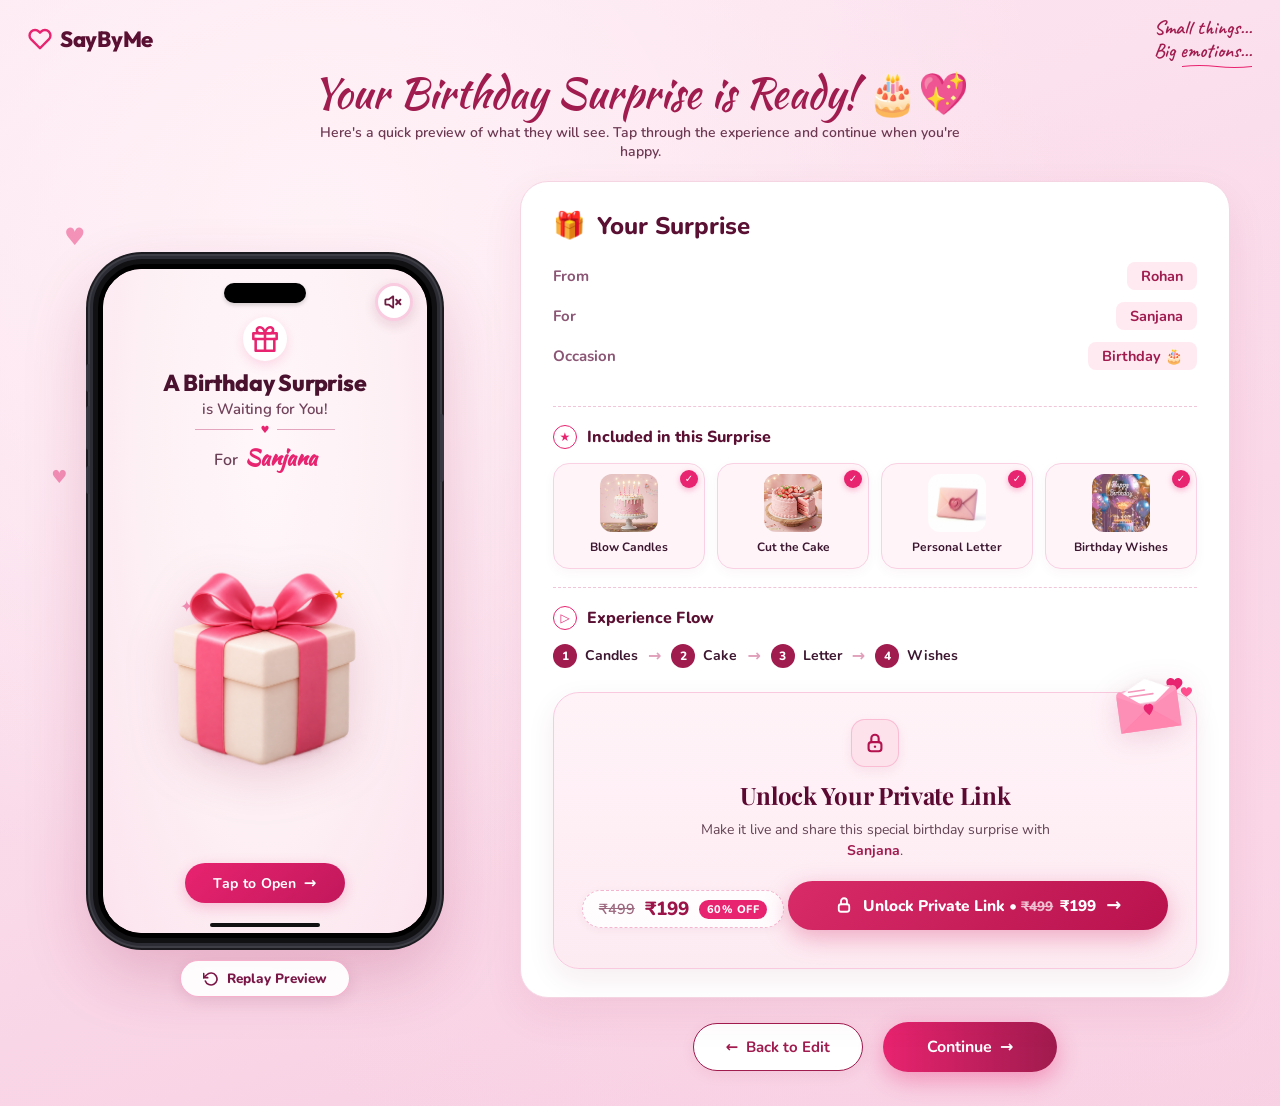
<file: review.html>
<!DOCTYPE html>
<html lang="en">
<head>
<meta charset="UTF-8">
<meta name="viewport" content="width=device-width, initial-scale=1">
<title>SayByMe – Your Birthday Surprise is Ready! 🎂💖</title>
<link rel="preconnect" href="https://fonts.googleapis.com">
<link rel="preconnect" href="https://fonts.gstatic.com" crossorigin>
<link href="https://fonts.googleapis.com/css2?family=Caveat:wght@500;600;700&family=Kaushan+Script&family=Nunito:wght@400;500;600;700;800&family=Outfit:wght@400;500;600;700;800&family=Playfair+Display:ital,wght@0,600;0,700;0,800;1,600&display=swap" rel="stylesheet">
<!-- Razorpay Standard Checkout SDK -->
<script src="https://checkout.razorpay.com/v1/checkout.js"></script>
<style>
  :root {
    --plum: #7a1646;
    --rose: #e8236f;
    --rose-dark: #a01b4e;
    --rose-deep: #5a1032;
    --pink-1: #fde3ee;
    --pink-2: #f9c9dd;
    --pink-light: #fff0f6;
    --pink-tag: #ffeaf2;
    --ink: #3d1630;
    --text-muted: #6d3852;
    --card-bg: #ffffff;
    --shadow-card: 0 16px 40px rgba(160, 27, 78, 0.08);
    --shadow-phone: 0 24px 60px rgba(160, 27, 78, 0.22);
  }

  * { box-sizing: border-box; margin: 0; padding: 0; }
  html, body { min-height: 100%; }
  body {
    font-family: 'Nunito', system-ui, -apple-system, sans-serif;
    color: var(--ink);
    background:
      radial-gradient(ellipse at 25% 20%, #fff2f7 0%, transparent 55%),
      radial-gradient(ellipse at 80% 65%, #fbd8e8 0%, transparent 60%),
      linear-gradient(160deg, #fde8f2 0%, #f7cde1 100%);
    min-height: 100vh;
    overflow-x: hidden;
    position: relative;
    display: flex;
    flex-direction: column;
  }

  .stage {
    position: relative;
    min-height: 100vh;
    width: 100%;
    max-width: 1380px;
    margin: 0 auto;
    display: flex;
    flex-direction: column;
    padding: 16px 28px 24px;
    z-index: 5;
  }

  /* Floating heart petals */
  .floating-heart {
    position: absolute;
    pointer-events: none;
    z-index: 1;
    color: #e8236f;
    opacity: 0.45;
    animation: floatHeart 6s ease-in-out infinite alternate;
  }
  @keyframes floatHeart {
    0% { transform: translateY(0) scale(1) rotate(0deg); }
    100% { transform: translateY(-16px) scale(1.08) rotate(12deg); }
  }

  /* ---------- Top Bar ---------- */
  .top-bar {
    display: flex;
    align-items: center;
    justify-content: space-between;
    width: 100%;
    margin-bottom: 4px;
  }
  .logo-wrap {
    display: flex;
    align-items: center;
    gap: 8px;
    text-decoration: none;
  }
  .logo-heart {
    width: 24px;
    height: 24px;
    color: var(--rose);
  }
  .logo-text {
    font-family: 'Outfit', sans-serif;
    font-size: 22px;
    font-weight: 800;
    color: var(--rose-deep);
    letter-spacing: -0.3px;
  }
  .top-quote {
    font-family: 'Caveat', cursive;
    font-size: 20px;
    color: var(--rose-dark);
    line-height: 1.15;
    text-align: right;
    position: relative;
    font-weight: 600;
  }
  .top-quote .underline-squiggle {
    position: absolute;
    bottom: -6px;
    right: 0;
    width: 70px;
    height: 4px;
  }

  /* ---------- Header Title ---------- */
  .header-center {
    text-align: center;
    margin: 4px auto 20px;
    max-width: 800px;
  }
  h1 {
    font-family: 'Kaushan Script', cursive;
    font-size: clamp(30px, 3.2vw, 44px);
    color: var(--rose-dark);
    font-weight: 400;
    margin-bottom: 6px;
    line-height: 1.15;
    display: inline-flex;
    align-items: center;
    gap: 10px;
    flex-wrap: wrap;
    justify-content: center;
  }
  .sub {
    font-size: clamp(14px, 1.05vw, 16px);
    color: var(--text-muted);
    font-weight: 600;
    max-width: 650px;
    margin: 0 auto;
  }

  /* ---------- Two Column Layout ---------- */
  .main-layout {
    display: grid;
    grid-template-columns: 430px 1fr;
    gap: 40px;
    align-items: center;
    justify-content: center;
    width: 100%;
    max-width: 1180px;
    margin: 0 auto 10px;
    z-index: 10;
  }

  /* ========== Left Column: Authentic iPhone Mockup ========== */
  /* Phone Container & Preview Switcher */
  .phone-container {
    display: flex;
    flex-direction: column;
    align-items: center;
    padding: 6px 0;
  }

  /* Replay Preview Button below Phone Mockup */
  .phone-replay-wrap {
    width: 100%;
    display: flex;
    justify-content: center;
    margin-top: 14px;
    z-index: 20;
  }
  .btn-replay-preview {
    display: inline-flex;
    align-items: center;
    gap: 8px;
    padding: 8px 22px;
    background: rgba(255, 255, 255, 0.94);
    backdrop-filter: blur(10px);
    -webkit-backdrop-filter: blur(10px);
    border: 1.5px solid rgba(232, 35, 111, 0.35);
    border-radius: 999px;
    font-family: 'Nunito', system-ui, sans-serif;
    font-size: 13.5px;
    font-weight: 800;
    color: var(--plum);
    cursor: pointer;
    box-shadow: 0 4px 15px rgba(122, 22, 70, 0.12);
    transition: all 0.22s cubic-bezier(0.34, 1.56, 0.64, 1);
  }
  .btn-replay-preview:hover {
    background: #ffffff;
    transform: translateY(-2px) scale(1.05);
    border-color: var(--rose);
    box-shadow: 0 6px 20px rgba(232, 35, 111, 0.25);
    color: var(--rose);
  }
  .btn-replay-preview:active {
    transform: scale(0.96);
  }
  .btn-replay-preview .replay-icon {
    width: 16px;
    height: 16px;
    transition: transform 0.4s ease;
  }
  .btn-replay-preview:hover .replay-icon {
    transform: rotate(-180deg);
  }



  /* Realistic iPhone Hardware Frame */
  .phone-mockup {
    width: 350px;
    height: 690px;
    background: #111114;
    border-radius: 52px;
    position: relative;
    box-shadow:
      0 0 0 2px #3e3e46,
      0 0 0 4px #1c1c20,
      0 28px 65px rgba(160, 27, 78, 0.22);
    border: 3.5px solid #2c2c34;
    display: flex;
    align-items: center;
    justify-content: center;
    flex-shrink: 0;
  }

  /* iPhone Physical Buttons on side edges */
  .phone-mockup::before {
    content: '';
    position: absolute;
    left: -7px;
    top: 105px;
    width: 4px;
    height: 28px;
    background: #383842;
    border-radius: 3px 0 0 3px;
    box-shadow:
      0 42px 0 #383842,
      0 58px 0 #383842,
      0 102px 0 #383842;
  }
  .phone-mockup::after {
    content: '';
    position: absolute;
    right: -7px;
    top: 155px;
    width: 4px;
    height: 68px;
    background: #383842;
    border-radius: 0 3px 3px 0;
  }

  /* Screen Display */
  .phone-screen {
    width: calc(100% - 10px);
    height: calc(100% - 10px);
    background: #fcdce9;
    border-radius: 44px;
    overflow: hidden;
    position: relative;
    box-shadow: inset 0 0 6px rgba(0, 0, 0, 0.08);
    border: 5px solid #000000;
    padding: 0;
    margin: 0;
  }

  /* Floating Dynamic Island inside screen */
  .dynamic-island {
    position: absolute;
    top: 14px;
    left: 50%;
    transform: translateX(-50%);
    width: 82px;
    height: 20px;
    background: #000000;
    border-radius: 999px;
    z-index: 50;
    box-shadow: 0 2px 4px rgba(0, 0, 0, 0.18);
    pointer-events: none;
  }

  /* iOS Home Indicator Bar */
  .phone-home-indicator {
    position: absolute;
    bottom: 6px;
    left: 50%;
    transform: translateX(-50%);
    width: 110px;
    height: 4px;
    background: #111111;
    border-radius: 999px;
    z-index: 50;
    pointer-events: none;
  }

  /* View Containers for Smooth In-Phone Transitions */
  .phone-view-container {
    position: absolute;
    inset: 0;
    width: 100%;
    height: 100%;
    border-radius: 38px;
    overflow: hidden;
    transition: transform 0.42s cubic-bezier(0.32, 0.72, 0, 1), opacity 0.35s ease;
  }

  /* VIEW 1: Gift Box View */
  #phone-gift-view {
    padding: 44px 18px 20px;
    display: flex;
    flex-direction: column;
    justify-content: space-between;
    text-align: center;
    background: radial-gradient(ellipse at 50% 25%, #fff7fa 0%, #fdf0f4 55%, #fce3ee 100%);
    z-index: 10;
    transform: translateX(0);
    opacity: 1;
    pointer-events: auto;
  }
  #phone-gift-view.view-hidden {
    transform: translateX(-35%);
    opacity: 0;
    pointer-events: none;
  }

  /* VIEW 2: Candle Blowout Interactive Feature View */
    /* VIEW: Birthday Wishes View */
  #phone-wishes-view {
    background: #f9cfe0;
    z-index: 15;
    transform: translateX(100%);
    opacity: 0;
    pointer-events: none;
  }
  #phone-wishes-view.view-active {
    transform: translateX(0);
    opacity: 1;
    pointer-events: auto;
  }
  #phone-wishes-frame {
    width: 100%;
    height: 100%;
    border: none;
    display: block;
    border-radius: 38px;
    background: #f9cfe0;
  }

  #phone-candle-view {
    background: #f9cfe0;
    z-index: 20;
    transform: translateX(100%);
    opacity: 0;
    pointer-events: none;
  }
  #phone-candle-view.view-active {
    transform: translateX(0);
    opacity: 1;
    pointer-events: auto;
  }
  #phone-candle-frame {
    width: 100%;
    height: 100%;
    border: none;
    display: block;
    border-radius: 38px;
    background: #f9cfe0;
  }

  
  
  /* VIEW 4: A Special Message (Personal Letter) */
  #phone-message-view {
    background: #f9cfe0;
    z-index: 30;
    transform: translateX(100%);
    opacity: 0;
    pointer-events: none;
    transition: transform 0.4s cubic-bezier(0.16, 1, 0.3, 1), opacity 0.4s cubic-bezier(0.16, 1, 0.3, 1);
  }
  #phone-message-view.view-active {
    transform: translateX(0);
    opacity: 1;
    pointer-events: auto;
  }
  #phone-message-frame {
    width: 100%;
    height: 100%;
    border: none;
    display: block;
    border-radius: 38px;
    background: #f9cfe0;
  }

  /* VIEW 3: Cut the Cake Interactive Feature View */
  #phone-cake-view {
    background: #f9cfe0;
    z-index: 25;
    transform: translateX(100%);
    opacity: 0;
    pointer-events: none;
    transition: transform 0.4s cubic-bezier(0.16, 1, 0.3, 1), opacity 0.4s cubic-bezier(0.16, 1, 0.3, 1);
  }
  #phone-cake-view.view-active {
    transform: translateX(0);
    opacity: 1;
    pointer-events: auto;
  }
  #phone-cake-frame {
    width: 100%;
    height: 100%;
    border: none;
    display: block;
    border-radius: 38px;
    background: #f9cfe0;
  }

  

  /* Phone Screen Top Header inside Gift View */
  .phone-screen-header {
    display: flex;
    flex-direction: column;
    align-items: center;
    margin-top: 4px;
    z-index: 20;
  }
  .phone-gift-icon-wrap {
    width: 44px;
    height: 44px;
    border-radius: 50%;
    background: #ffffff;
    display: flex;
    align-items: center;
    justify-content: center;
    box-shadow: 0 4px 12px rgba(232, 35, 111, 0.15);
    margin-bottom: 8px;
    transition: transform 0.25s ease;
  }
  .phone-gift-icon-wrap:hover {
    transform: scale(1.1) rotate(6deg);
  }
  .phone-main-heading {
    font-family: 'Outfit', system-ui, sans-serif;
    font-size: 23px;
    font-weight: 800;
    color: #4a122e;
    margin: 0;
    line-height: 1.2;
    letter-spacing: -0.2px;
  }
  .phone-sub-heading {
    font-size: 15px;
    font-weight: 600;
    color: #72425b;
    margin-top: 2px;
  }
  .phone-divider-row {
    display: flex;
    align-items: center;
    justify-content: center;
    gap: 8px;
    margin: 6px auto;
    width: 140px;
  }
  .p-div-line {
    flex-grow: 1;
    height: 1px;
    background: #e3a5be;
  }
  .p-div-heart {
    color: var(--rose);
    font-size: 10px;
    line-height: 1;
  }
  .phone-for-row {
    font-size: 16px;
    font-weight: 600;
    color: #6b3f55;
    margin-top: 1px;
  }
  .phone-recipient-highlight {
    font-family: 'Kaushan Script', cursive;
    color: var(--rose);
    font-size: 21px;
    font-weight: 700;
    margin-left: 3px;
  }

  /* Phone Gift Box Center */
  .phone-gift-stage {
    position: relative;
    width: 250px;
    height: 250px;
    margin: 10px auto;
    display: flex;
    align-items: center;
    justify-content: center;
    cursor: pointer;
    transition: transform 0.25s cubic-bezier(0.34, 1.56, 0.64, 1);
  }
  .phone-gift-stage:hover {
    transform: scale(1.05);
  }
  .phone-gift-stage img {
    width: 100%;
    height: 100%;
    object-fit: contain;
    filter: drop-shadow(0 14px 24px rgba(160, 27, 78, 0.18));
    animation: gentleFloat 4s ease-in-out infinite alternate;
    transition: transform 0.22s ease, filter 0.22s ease;
  }
  @keyframes gentleFloat {
    0% { transform: translateY(0); }
    100% { transform: translateY(-7px); }
  }

  /* Sparkles around gift box */
  .gift-sparkles {
    position: absolute;
    inset: 0;
    pointer-events: none;
  }
  .sparkle {
    position: absolute;
    color: #e8236f;
    font-size: 14px;
    animation: sparkleTwinkle 2.5s ease-in-out infinite alternate;
  }
  .s1 { top: 22%; left: 16%; animation-delay: 0s; font-size: 16px; color: #f48fb5; }
  .s2 { top: 18%; right: 18%; animation-delay: 0.6s; font-size: 13px; color: #ffb703; }
  .s3 { bottom: 25%; left: 18%; animation-delay: 1.2s; font-size: 14px; color: #e8236f; }
  .s4 { bottom: 22%; right: 16%; animation-delay: 1.8s; font-size: 17px; color: #f27fb0; }
  @keyframes sparkleTwinkle {
    0% { transform: scale(0.6) rotate(0deg); opacity: 0.3; }
    50% { transform: scale(1.2) rotate(45deg); opacity: 0.9; }
    100% { transform: scale(0.7) rotate(90deg); opacity: 0.4; }
  }

  /* Tap to Open main pill button - Minimalist */
  .btn-tap-open-main {
    display: inline-flex;
    align-items: center;
    justify-content: center;
    gap: 7px;
    width: auto;
    min-width: 160px;
    padding: 10px 22px;
    margin: 4px auto 10px;
    background: linear-gradient(135deg, #e8236f 0%, #c2185b 100%);
    border: none;
    border-radius: 999px;
    font-family: inherit;
    font-size: 14px;
    font-weight: 700;
    letter-spacing: 0.3px;
    color: #ffffff;
    cursor: pointer;
    text-decoration: none;
    box-shadow: 0 4px 14px rgba(232, 35, 111, 0.24);
    transition: all 0.2s ease;
    z-index: 25;
  }
  .btn-tap-open-main:hover {
    transform: translateY(-1px);
    box-shadow: 0 6px 18px rgba(232, 35, 111, 0.32);
  }
  .btn-tap-open-main:active {
    transform: scale(0.97);
  }
  .btn-arrow {
    font-size: 15px;
    transition: transform 0.2s ease;
  }
  .btn-tap-open-main:hover .btn-arrow {
    transform: translateX(3px);
  }

  /* Bottom Sound Toggle */
  .phone-bottom-bar {
    width: 100%;
    display: flex;
    align-items: center;
    justify-content: flex-end;
    padding: 0 6px;
    z-index: 25;
  }
  .btn-phone-sound {
    position: absolute;
    top: 14px;
    right: 14px;
    z-index: 100;
    width: 38px;
    height: 38px;
    border-radius: 50%;
    background-color: #ffffff;
    border: 3.5px solid #f9cadf;
    box-shadow: 0 4px 14px rgba(122, 22, 70, 0.16);
    display: flex;
    align-items: center;
    justify-content: center;
    padding: 0;
    cursor: pointer;
    user-select: none;
    outline: none;
    transition: transform 0.2s cubic-bezier(0.34, 1.56, 0.64, 1),
                box-shadow 0.2s ease,
                border-color 0.2s ease;
  }
  .btn-phone-sound:hover {
    transform: scale(1.1);
    border-color: #f7b5d2;
    box-shadow: 0 6px 18px rgba(122, 22, 70, 0.25);
  }
  .btn-phone-sound:active {
    transform: scale(0.92);
  }
  .btn-phone-sound .speaker-svg {
    width: 22px;
    height: 22px;
    display: block;
    pointer-events: none;
  }
  .btn-phone-sound.is-playing {
    border-color: #f7b5d2;
    animation: phoneSoundPulse 2.8s infinite ease-in-out;
  }
  .btn-phone-sound.is-muted {
    opacity: 0.95;
  }

  /* Share Modal */
  .share-modal-backdrop {
    position: fixed;
    inset: 0;
    background: rgba(20, 10, 16, 0.65);
    backdrop-filter: blur(8px);
    -webkit-backdrop-filter: blur(8px);
    display: flex;
    align-items: center;
    justify-content: center;
    z-index: 999;
    padding: 20px;
    animation: fadeIn 0.24s ease;
  }
  .share-modal-card {
    background: #ffffff;
    width: min(92vw, 480px);
    border-radius: 28px;
    padding: 34px 28px 28px;
    box-shadow: 0 25px 60px rgba(160, 27, 78, 0.35);
    border: 1.5px solid #f9d3e3;
    text-align: center;
    position: relative;
    animation: modalPop 0.3s cubic-bezier(0.34, 1.56, 0.64, 1);
  }
  @keyframes modalPop {
    0% { transform: scale(0.9) translateY(20px); opacity: 0; }
    100% { transform: scale(1) translateY(0); opacity: 1; }
  }
  .btn-close-modal {
    position: absolute;
    top: 16px;
    right: 18px;
    background: #f5f5f7;
    border: none;
    width: 32px;
    height: 32px;
    border-radius: 50%;
    font-size: 15px;
    color: #666;
    cursor: pointer;
    display: flex;
    align-items: center;
    justify-content: center;
    transition: background 0.2s;
  }
  .btn-close-modal:hover { background: #eee; color: #111; }
  .modal-badge-icon {
    font-size: 42px;
    margin-bottom: 10px;
  }
  .modal-title {
    font-size: 24px;
    font-weight: 800;
    color: #4a122e;
    margin-bottom: 8px;
  }
  .modal-desc {
    font-size: 15px;
    color: #6b3f55;
    line-height: 1.45;
    margin-bottom: 22px;
  }
  .share-link-box {
    display: flex;
    align-items: center;
    gap: 8px;
    background: #fdf2f7;
    border: 1.5px solid #f6c0d6;
    border-radius: 999px;
    padding: 6px 8px 6px 18px;
    margin-bottom: 20px;
    box-shadow: inset 0 2px 4px rgba(160, 27, 78, 0.04);
  }
  .share-link-box .link-icon {
    font-size: 15px;
    color: var(--rose);
    user-select: none;
  }
  .share-link-box input {
    flex: 1;
    background: transparent;
    border: none;
    outline: none;
    font-family: inherit;
    font-size: 13.5px;
    font-weight: 600;
    color: #5c203b;
    overflow: hidden;
    text-overflow: ellipsis;
  }
  .btn-copy-link {
    background: linear-gradient(90deg, #e8236f 0%, #b3124d 100%);
    color: #ffffff;
    border: none;
    border-radius: 999px;
    padding: 10px 22px;
    font-family: inherit;
    font-size: 13.5px;
    font-weight: 800;
    cursor: pointer;
    white-space: nowrap;
    box-shadow: 0 4px 14px rgba(232, 35, 111, 0.3);
    transition: all 0.22s cubic-bezier(0.34, 1.56, 0.64, 1);
  }
  .btn-copy-link:hover {
    transform: translateY(-1px) scale(1.03);
    box-shadow: 0 6px 18px rgba(232, 35, 111, 0.42);
  }
  .btn-copy-link.copied {
    background: #28a745 !important;
    box-shadow: 0 4px 14px rgba(40, 167, 69, 0.35) !important;
  }
  .modal-actions-row {
    display: flex;
    gap: 10px;
    justify-content: center;
    align-items: center;
    flex-wrap: wrap;
  }
  .btn-whatsapp-share {
    display: inline-flex;
    align-items: center;
    gap: 8px;
    padding: 11px 22px;
    background: #25d366;
    color: #ffffff;
    border: none;
    border-radius: 999px;
    font-family: inherit;
    font-size: 14px;
    font-weight: 800;
    cursor: pointer;
    text-decoration: none;
    box-shadow: 0 4px 14px rgba(37, 211, 102, 0.32);
    transition: all 0.22s cubic-bezier(0.34, 1.56, 0.64, 1);
  }
  .btn-whatsapp-share:hover {
    background: #20ba59;
    transform: translateY(-1px) scale(1.03);
    box-shadow: 0 6px 18px rgba(37, 211, 102, 0.44);
  }
  .btn-modal-test {
    padding: 11px 20px;
    background: #ffffff;
    border: 1.5px solid #e8236f;
    color: #e8236f;
    border-radius: 999px;
    font-family: inherit;
    font-size: 14px;
    font-weight: 700;
    cursor: pointer;
    transition: all 0.2s ease;
  }
  .btn-modal-test:hover {
    background: #fdf2f7;
    transform: translateY(-1px);
  }
  .btn-modal-done {
    padding: 11px 24px;
    background: linear-gradient(90deg, #e8236f 0%, #b3124d 100%);
    border: none;
    color: #ffffff;
    border-radius: 999px;
    font-family: inherit;
    font-size: 14px;
    font-weight: 800;
    cursor: pointer;
    box-shadow: 0 4px 14px rgba(232, 35, 111, 0.32);
    transition: all 0.2s ease;
  }
  .btn-modal-done:hover {
    transform: translateY(-1px) scale(1.03);
  }

  /* Unlocked State Inside Review Card */
  .unlock-state-paid {
    animation: fadeIn 0.35s ease;
  }
  .paid-badge-pill {
    display: inline-block;
    padding: 5px 16px;
    background: linear-gradient(90deg, #e8236f 0%, #b3124d 100%);
    color: #ffffff;
    border-radius: 999px;
    font-size: 12px;
    font-weight: 800;
    text-transform: uppercase;
    letter-spacing: 0.6px;
    margin-bottom: 10px;
    box-shadow: 0 4px 12px rgba(232, 35, 111, 0.25);
  }
  .paid-title {
    font-family: 'Playfair Display', Georgia, serif;
    font-size: 23px;
    font-weight: 700;
    color: #5c0931;
    margin: 0 0 8px;
  }
  .paid-sub {
    font-size: 14px;
    line-height: 1.5;
    color: #634352;
    margin: 0 auto 18px;
    max-width: 380px;
  }
  .paid-actions-row {
    display: flex;
    gap: 10px;
    justify-content: center;
    align-items: center;
    flex-wrap: wrap;
  }

  /* ========== Right Column: Confirmation Card ========== */
  .review-card {
    background: var(--card-bg);
    border: 1.5px solid #f6d5e3;
    border-radius: 28px;
    padding: 28px 32px;
    box-shadow: var(--shadow-card);
    display: flex;
    flex-direction: column;
    position: relative;
  }

  /* Card Header */
  .card-header-row {
    display: flex;
    align-items: center;
    gap: 12px;
    margin-bottom: 20px;
  }
  .card-gift-icon {
    font-size: 26px;
    line-height: 1;
  }
  .card-main-title {
    font-size: 24px;
    font-weight: 800;
    color: var(--rose-deep);
  }

  /* Metadata Rows */
  .meta-list {
    display: flex;
    flex-direction: column;
    gap: 12px;
    margin-bottom: 18px;
  }
  .meta-item {
    display: flex;
    align-items: center;
    justify-content: space-between;
  }
  .meta-label {
    font-size: 15px;
    font-weight: 700;
    color: #8b5574;
  }
  .meta-pill {
    background: var(--pink-tag);
    color: var(--rose-dark);
    font-size: 14.5px;
    font-weight: 700;
    padding: 4px 14px;
    border-radius: 8px;
    display: inline-flex;
    align-items: center;
    gap: 6px;
  }

  /* Dashed Divider */
  .dashed-divider {
    border-bottom: 1.5px dashed #f0c5d7;
    margin: 18px 0;
    width: 100%;
  }

  /* Section Title with round icon */
  .sec-heading {
    display: flex;
    align-items: center;
    gap: 10px;
    font-size: 16px;
    font-weight: 800;
    color: var(--rose-deep);
    margin-bottom: 14px;
  }
  .sec-icon-badge {
    width: 24px;
    height: 24px;
    border-radius: 50%;
    border: 1.5px solid var(--rose);
    display: flex;
    align-items: center;
    justify-content: center;
    font-size: 12px;
    color: var(--rose);
    font-weight: 800;
  }

  /* Included Features 4 Mini Cards */
  .mini-cards-grid {
    display: grid;
    grid-template-columns: repeat(4, 1fr);
    gap: 12px;
  }
  .mini-card {
    background: #fff5f9;
    border: 1.5px solid #f9d1e2;
    border-radius: 16px;
    padding: 10px 8px 12px;
    display: flex;
    flex-direction: column;
    align-items: center;
    text-align: center;
    position: relative;
    box-shadow: 0 4px 12px rgba(160, 27, 78, 0.04);
    transition: all 0.2s ease;
  }
  .mini-card:hover {
    transform: translateY(-3px);
    box-shadow: 0 8px 16px rgba(160, 27, 78, 0.1);
  }
  .mini-card-check {
    position: absolute;
    top: 6px;
    right: 6px;
    width: 18px;
    height: 18px;
    border-radius: 50%;
    background: var(--rose);
    color: #ffffff;
    display: flex;
    align-items: center;
    justify-content: center;
    font-size: 10px;
    font-weight: 800;
    box-shadow: 0 2px 6px rgba(232, 35, 111, 0.35);
  }
  .mini-card-img {
    width: 58px;
    height: 58px;
    border-radius: 12px;
    object-fit: cover;
    margin-bottom: 8px;
    background: #ffffff;
  }
  .mini-card-label {
    font-size: 12px;
    font-weight: 700;
    color: var(--ink);
    line-height: 1.3;
  }

  /* Experience Flow sequence */
  .flow-row {
    display: flex;
    align-items: center;
    justify-content: flex-start;
    gap: 10px;
    flex-wrap: wrap;
  }
  .flow-step {
    display: flex;
    align-items: center;
    gap: 8px;
    cursor: pointer;
    transition: transform 0.2s ease;
  }
  .flow-step:hover {
    transform: scale(1.05);
  }
  .flow-badge {
    width: 24px;
    height: 24px;
    border-radius: 50%;
    background: var(--rose-dark);
    color: #ffffff;
    font-size: 12px;
    font-weight: 800;
    display: flex;
    align-items: center;
    justify-content: center;
  }
  .flow-text {
    font-size: 14px;
    font-weight: 700;
    color: var(--ink);
  }
  .flow-arrow {
    color: #e09fb9;
    font-size: 16px;
    font-weight: 700;
  }

  /* ==========================================
     Unlock Private Link Section (Birthday Theme)
     ========================================== */
  .unlock-section-card {
    position: relative;
    background: linear-gradient(180deg, #fff3f8 0%, #fdebf2 100%);
    border: 1.5px solid #f9cadf;
    border-radius: 26px;
    padding: 26px 20px 24px;
    margin-top: 24px;
    box-shadow: 0 10px 28px rgba(122, 22, 70, 0.08);
    text-align: center;
    overflow: visible;
  }
  .unlock-deco-envelope {
    position: absolute;
    top: -22px;
    right: -4px;
    pointer-events: none;
    z-index: 5;
    filter: drop-shadow(0 6px 14px rgba(160, 27, 78, 0.16));
    animation: unlockHeartFloat 3.8s ease-in-out infinite alternate;
  }
  @keyframes unlockHeartFloat {
    0% { transform: translateY(0) rotate(0deg); }
    100% { transform: translateY(-5px) rotate(2.5deg); }
  }
  .unlock-badge-wrap {
    display: flex;
    justify-content: center;
    margin-bottom: 12px;
  }
  .unlock-lock-box {
    width: 48px;
    height: 48px;
    border-radius: 14px;
    background: #fde2ec;
    border: 1.5px solid rgba(232, 35, 111, 0.2);
    display: flex;
    align-items: center;
    justify-content: center;
    box-shadow: 0 4px 12px rgba(160, 27, 78, 0.08);
  }
  .unlock-title {
    font-family: 'Playfair Display', Georgia, serif;
    font-size: 24px;
    font-weight: 700;
    color: #5c0931;
    margin: 0 0 8px;
    letter-spacing: -0.3px;
  }
  .unlock-sub {
    font-size: 14px;
    line-height: 1.5;
    color: #634352;
    margin: 0 auto 20px;
    max-width: 380px;
  }
  .unlock-sub strong {
    color: var(--rose-dark);
  }
  .pricing-row {
    display: inline-flex;
    align-items: center;
    gap: 10px;
    background: rgba(255, 255, 255, 0.85);
    border: 1px dashed #f6b5ce;
    border-radius: 999px;
    padding: 5px 16px;
    margin: 0 auto 16px;
    box-shadow: 0 2px 8px rgba(122, 22, 70, 0.05);
  }
  .price-orig {
    font-size: 14.5px;
    color: #9c687e;
    text-decoration: line-through;
    font-weight: 600;
  }
  .price-current {
    font-size: 19px;
    color: var(--crimson, #9b1348);
    font-weight: 800;
  }
  .price-discount-badge {
    background: #e8236f;
    color: #ffffff;
    font-size: 11px;
    font-weight: 800;
    padding: 2px 8px;
    border-radius: 999px;
    text-transform: uppercase;
    letter-spacing: 0.5px;
  }
  .btn-price-orig {
    opacity: 0.72;
    font-size: 0.88em;
    text-decoration: line-through;
    margin-right: 3px;
  }
  .btn-unlock-link {
    display: inline-flex;
    align-items: center;
    justify-content: center;
    gap: 10px;
    width: 100%;
    max-width: 380px;
    padding: 14px 26px;
    background: linear-gradient(135deg, #d82b68 0%, #b8124d 100%);
    border: none;
    border-radius: 999px;
    color: #ffffff;
    font-family: 'Nunito', system-ui, sans-serif;
    font-size: 15.5px;
    font-weight: 800;
    cursor: pointer;
    box-shadow: 0 8px 24px rgba(216, 43, 104, 0.35);
    transition: all 0.22s cubic-bezier(0.34, 1.56, 0.64, 1);
    outline: none;
    text-decoration: none;
  }
  .btn-unlock-link:hover {
    background: linear-gradient(135deg, #e8236f 0%, #c41454 100%);
    transform: translateY(-2px) scale(1.02);
    box-shadow: 0 12px 28px rgba(216, 43, 104, 0.46);
  }
  .btn-unlock-link:active {
    transform: scale(0.97);
  }
  .btn-unlock-link .unlock-btn-lock {
    display: inline-block;
    flex-shrink: 0;
  }
  .btn-unlock-link .unlock-btn-arrow {
    font-size: 18px;
    line-height: 1;
    transition: transform 0.2s ease;
  }
  .btn-unlock-link:hover .unlock-btn-arrow {
    transform: translateX(4px);
  }

  /* Bottom Actions under review card */
  .action-buttons-wrap {
    display: flex;
    align-items: center;
    justify-content: center;
    gap: 20px;
    margin-top: 24px;
    width: 100%;
  }
  .btn-back-edit {
    display: inline-flex;
    align-items: center;
    gap: 8px;
    padding: 13px 32px;
    background: #ffffff;
    border: 1.8px solid var(--rose-dark);
    border-radius: 999px;
    font-family: inherit;
    font-size: 15px;
    font-weight: 700;
    color: var(--rose-dark);
    cursor: pointer;
    text-decoration: none;
    box-shadow: 0 4px 14px rgba(160, 27, 78, 0.08);
    transition: all 0.22s ease;
  }
  .btn-back-edit:hover {
    background: #fff0f6;
    transform: translateY(-2px);
    box-shadow: 0 6px 18px rgba(160, 27, 78, 0.14);
  }
  .btn-continue {
    display: inline-flex;
    align-items: center;
    gap: 8px;
    padding: 14px 44px;
    background: linear-gradient(90deg, #e8236f 0%, #a01b4e 100%);
    border: none;
    border-radius: 999px;
    font-family: inherit;
    font-size: 16px;
    font-weight: 700;
    color: #ffffff;
    cursor: pointer;
    text-decoration: none;
    box-shadow: 0 8px 24px rgba(232, 35, 111, 0.38);
    transition: all 0.24s cubic-bezier(0.34, 1.56, 0.64, 1);
  }
  .btn-continue:hover {
    transform: translateY(-3px) scale(1.02);
    box-shadow: 0 12px 30px rgba(232, 35, 111, 0.48);
  }

  /* Responsive styles */
  @media (max-width: 1024px) {
    .main-layout {
      grid-template-columns: 1fr;
      justify-items: center;
      gap: 30px;
    }
    .review-card {
      max-width: 540px;
      width: 100%;
    }
  }

  @media (max-width: 600px) {
    .stage {
      padding: 10px 10px 24px;
      overflow-x: hidden;
    }
    .header-center h1 {
      font-size: clamp(22px, 5.5vw, 26px);
      line-height: 1.2;
    }
    .header-center .sub {
      font-size: 13px;
    }
    .main-layout {
      width: 100%;
      padding: 0;
      gap: 20px;
    }
    .phone-container {
      width: 100%;
      max-width: 100%;
      padding: 0;
    }
    .phone-mockup {
      width: min(100%, 320px);
      height: 580px;
      border-radius: 40px;
      padding: 4px;
      margin: 0 auto;
    }
    .phone-screen {
      border-radius: 34px;
      border-width: 3px;
    }
    .dynamic-island {
      width: 78px;
      height: 18px;
      top: 7px;
    }
    .btn-phone-sound {
      top: 10px !important;
      right: 10px !important;
      width: 34px !important;
      height: 34px !important;
    }
    .btn-phone-sound .speaker-svg {
      width: 19px !important;
      height: 19px !important;
    }
    .phone-gift-stage {
      width: clamp(160px, 45vw, 195px);
      height: clamp(160px, 45vw, 195px);
      margin: 4px auto;
    }
    .btn-phone-open {
      padding: 9px 20px;
      font-size: 13px;
      height: 38px;
    }
    .btn-replay-preview {
      margin-top: 10px;
      font-size: 12px;
      padding: 6px 14px;
    }
    .floating-heart {
      display: none !important;
    }
    .review-card {
      padding: 16px 14px 20px;
      border-radius: 20px;
      width: 100%;
      box-sizing: border-box;
    }
    .mini-cards-grid {
      grid-template-columns: repeat(2, 1fr);
      gap: 8px;
    }
    .mini-card {
      padding: 8px 6px 10px;
      border-radius: 14px;
    }
    .mini-card-img {
      width: 48px;
      height: 48px;
      margin-bottom: 6px;
    }
    .mini-card-label {
      font-size: 11px;
    }
    .unlock-section-card {
      padding: 22px 14px 20px;
      margin-top: 18px;
    }
    .unlock-deco-envelope {
      top: -18px;
      right: -2px;
      transform: scale(0.85);
    }
    .unlock-title {
      font-size: 20px;
    }
    .unlock-sub {
      font-size: 13px;
      margin-bottom: 16px;
    }
    .btn-unlock-link {
      font-size: 14.5px;
      padding: 12.5px 20px;
      max-width: 100%;
    }
    .action-buttons-wrap {
      flex-direction: column-reverse;
      gap: 10px;
      width: 100%;
    }
    .btn-back-edit, .btn-continue {
      width: 100%;
      height: 46px;
      justify-content: center;
    }
  }
</style>
</head>
<body>

<!-- Floating Hearts -->
<div class="floating-heart" style="top:20%; left:5%; font-size:24px;">♥</div>
<div class="floating-heart" style="top:42%; left:4%; font-size:18px; animation-delay:1.5s;">♥</div>
<div class="floating-heart" style="top:72%; left:7%; font-size:22px; animation-delay:2.5s;">♥</div>
<div class="floating-heart" style="top:22%; right:6%; font-size:20px; animation-delay:1s;">♥</div>
<div class="floating-heart" style="top:68%; right:5%; font-size:24px; animation-delay:2s;">♥</div>

<div class="stage">
  <!-- Top Bar -->
  <header class="top-bar">
    <div class="logo-wrap">
      <svg class="logo-heart" viewBox="0 0 24 24" fill="none" stroke="currentColor" stroke-width="2.4" stroke-linecap="round" stroke-linejoin="round">
        <path d="M20.84 4.61a5.5 5.5 0 0 0-7.78 0L12 5.67l-1.06-1.06a5.5 5.5 0 0 0-7.78 7.78l1.06 1.06L12 21.23l7.78-7.78 1.06-1.06a5.5 5.5 0 0 0 0-7.78z"></path>
      </svg>
      <span class="logo-text">SayByMe</span>
    </div>
    <div class="top-quote">
      Small things...<br>Big emotions...
      <svg class="underline-squiggle" viewBox="0 0 100 10" preserveAspectRatio="none">
        <path d="M0,6 Q25,1 50,6 T100,6" fill="none" stroke="#e8236f" stroke-width="2.5" stroke-linecap="round"/>
      </svg>
    </div>
  </header>

  <!-- Title section -->
  <div class="header-center">
    <h1>Your Birthday Surprise is Ready! 🎂💖</h1>
    <p class="sub">Here's a quick preview of what they will see. Tap through the experience and continue when you're happy.</p>
  </div>

  <!-- Two Column Main Layout -->
  <main class="main-layout">
    <!-- Left Column: Realistic Interactive Phone Mockup -->
    <!-- Left Column: Realistic Interactive Phone Mockup with Embedded Candle Feature -->
    <div class="phone-container">
      <div class="phone-mockup">
        <div class="phone-screen">
          <!-- Sleek Floating Dynamic Island inside screen -->
          <div class="dynamic-island"></div>
          <!-- iOS Home Indicator Bar -->
          <div class="phone-home-indicator"></div>

          <!-- PERSISTENT PHONE PREVIEW SPEAKER BUTTON (Visible across EVERY page/view in preview) -->
          <button class="btn-phone-sound" id="btn-sound-toggle" aria-label="Toggle Sound" type="button" title="Toggle Sound">
            <svg class="speaker-svg" viewBox="0 0 28 28" fill="none" xmlns="http://www.w3.org/2000/svg" aria-hidden="true">
              <path d="M13 6.8 L7.6 10.6 H4 C3.45 10.6 3 11.05 3 11.6 V16.4 C3 16.95 3.45 17.4 4 17.4 H7.6 L13 21.2 Z" stroke="#671038" stroke-width="2.3" stroke-linecap="round" stroke-linejoin="round" fill="none"/>
              <path d="M16.8 10.6 C18.1 11.6 18.8 12.7 18.8 14 C18.8 15.3 18.1 16.4 16.8 17.4" stroke="#671038" stroke-width="2.3" stroke-linecap="round" fill="none"/>
              <path d="M20.4 7.6 C22.6 9.5 23.8 11.6 23.8 14 C23.8 16.4 22.6 18.5 20.4 20.4" stroke="#671038" stroke-width="2.3" stroke-linecap="round" fill="none"/>
            </svg>
          </button>

          <!-- VIEW 1: Gift Box Opening View -->
          <div class="phone-view-container" id="phone-gift-view">
            <!-- Top Header matching recipient design -->
            <div class="phone-screen-header">
              <div class="phone-gift-icon-wrap">
                <svg viewBox="0 0 24 24" width="28" height="28" fill="none" stroke="#e8236f" stroke-width="2.2" stroke-linecap="round" stroke-linejoin="round">
                  <polyline points="20 12 20 22 4 22 4 12"></polyline>
                  <rect x="2" y="7" width="20" height="5"></rect>
                  <line x1="12" y1="22" x2="12" y2="7"></line>
                  <path d="M12 7H7.5a2.5 2.5 0 0 1 0-5C11 2 12 7 12 7z"></path>
                  <path d="M12 7h4.5a2.5 2.5 0 0 0 0-5C13 2 12 7 12 7z"></path>
                </svg>
              </div>

              <h2 class="phone-main-heading">A Birthday Surprise</h2>
              <div class="phone-sub-heading">is Waiting for You!</div>

              <div class="phone-divider-row">
                <span class="p-div-line"></span>
                <span class="p-div-heart">♥</span>
                <span class="p-div-line"></span>
              </div>

              <div class="phone-for-row">
                For <span class="phone-recipient-highlight" id="phone-recipient-text">Sanjana</span>
              </div>
            </div>

            <!-- 3D Gift Box (Clicking triggers open & transitions to Candle blowout view) -->
            <div class="phone-gift-stage" id="phone-gift-box" title="Tap to open surprise!">
              <div class="gift-sparkles" aria-hidden="true">
                <span class="sparkle s1">✦</span>
                <span class="sparkle s2">★</span>
                <span class="sparkle s3">✦</span>
                <span class="sparkle s4">★</span>
              </div>
              <img src="assets/gift_box_perfect.png" alt="Birthday Gift Box" id="phone-gift-img">
            </div>

            <!-- Tap to Open Button: Transitions to Candle Blowout right in phone! -->
            <button class="btn-tap-open-main" id="btn-tap-to-open" type="button">
              <span>Tap to Open</span>
              <span class="btn-arrow">→</span>
            </button>
          </div>

                    <!-- VIEW: Birthday Wishes & Tenor GIF & Floating Balloons View -->
          <div class="phone-view-container" id="phone-wishes-view">
            <iframe id="phone-wishes-frame" src="wishes.html?embedded=1" title="Interactive Birthday Wishes Preview" allow="autoplay"></iframe>
          </div>

          <!-- VIEW 2: Candle Blowout Interactive Feature View (INSIDE PHONE PREVIEW) -->
          <div class="phone-view-container" id="phone-candle-view">
            <iframe id="phone-candle-frame" src="candle.html?embedded=1" title="Interactive Candle Blowout Preview" allow="autoplay"></iframe>
          </div>
          <!-- VIEW 3: Cut the Cake Interactive Feature View (INSIDE PHONE PREVIEW) -->
          <div class="phone-view-container" id="phone-cake-view">
            <iframe id="phone-cake-frame" src="cake.html?embedded=1" title="Interactive Cut the Cake Preview" allow="autoplay"></iframe>
          </div>

          <!-- VIEW 4: A Special Message (Personal Letter) (INSIDE PHONE PREVIEW) -->
          <div class="phone-view-container" id="phone-message-view">
            <iframe id="phone-message-frame" src="message.html?embedded=1" title="Interactive Personal Letter Preview" allow="autoplay"></iframe>
          </div>
        </div>
      </div>

      <!-- Replay Preview Button right below the mockup -->
      <div class="phone-replay-wrap">
        <button type="button" class="btn-replay-preview" id="btn-replay-preview" title="Restart Preview from Beginning">
          <svg class="replay-icon" viewBox="0 0 24 24" width="16" height="16" fill="none" stroke="currentColor" stroke-width="2.5" stroke-linecap="round" stroke-linejoin="round">
            <polyline points="1 4 1 10 7 10"></polyline>
            <path d="M3.51 15a9 9 0 1 0 2.13-9.36L1 10"></path>
          </svg>
          <span>Replay Preview</span>
        </button>
      </div>
    </div>

    <!-- Right Column: Review Details Card -->
    <div class="review-column">
      <div class="review-card">
        <!-- Card Header -->
        <div class="card-header-row">
          <span class="card-gift-icon">🎁</span>
          <h2 class="card-main-title">Your Surprise</h2>
        </div>

        <!-- Metadata Rows -->
        <div class="meta-list">
          <div class="meta-item">
            <span class="meta-label">From</span>
            <span class="meta-pill" id="meta-from">You</span>
          </div>
          <div class="meta-item">
            <span class="meta-label">For</span>
            <span class="meta-pill" id="meta-to">Sanjana</span>
          </div>
          <div class="meta-item">
            <span class="meta-label">Occasion</span>
            <span class="meta-pill">Birthday 🎂</span>
          </div>
        </div>

        <!-- Dashed Divider -->
        <div class="dashed-divider"></div>

        <!-- Included in this Surprise Section -->
        <div class="sec-heading">
          <div class="sec-icon-badge">★</div>
          <span>Included in this Surprise</span>
        </div>
        <div class="mini-cards-grid">
          <!-- Mini Card 1: Candles -->
          <div class="mini-card" onclick="switchToCandleView()" style="cursor: pointer;" title="Preview Blow Out the Candles">
            <div class="mini-card-check">✓</div>
            <img src="assets/feature_candles.jpg" alt="Blow Out the Candles" class="mini-card-img">
            <span class="mini-card-label">Blow Candles</span>
          </div>

          <!-- Mini Card 2: Cake -->
          <div class="mini-card" onclick="switchToCakeView()" style="cursor: pointer;" title="Preview Cut the Cake">
            <div class="mini-card-check">✓</div>
            <img src="assets/feature_cake_slice.jpg" alt="Cut the Cake" class="mini-card-img">
            <span class="mini-card-label">Cut the Cake</span>
          </div>

          <!-- Mini Card 3: Letter -->
          <div class="mini-card" onclick="switchToMessageView()" style="cursor: pointer;" title="Preview Personal Letter">
            <div class="mini-card-check">✓</div>
            <img src="assets/feature_letter.jpg" alt="Personal Letter" class="mini-card-img">
            <span class="mini-card-label">Personal Letter</span>
          </div>

          <!-- Mini Card 4: Wishes -->
          <div class="mini-card" onclick="switchToWishesView()" style="cursor: pointer;" title="Preview Birthday Wishes & Balloons">
            <div class="mini-card-check">✓</div>
            <img src="assets/birthday_tenor.gif" onerror="this.src='assets/feature_celebration.jpg'" alt="Birthday Wishes" class="mini-card-img">
            <span class="mini-card-label">Birthday Wishes</span>
          </div>
        </div>

        <!-- Dashed Divider -->
        <div class="dashed-divider"></div>

        <!-- Experience Flow Section -->
        <div class="sec-heading">
          <div class="sec-icon-badge">▷</div>
          <span>Experience Flow</span>
        </div>
                <div class="flow-row">
          <div class="flow-step" onclick="switchToCandleView()" style="cursor: pointer;" title="Blow Out Candles">
            <div class="flow-badge">1</div>
            <span class="flow-text">Candles</span>
          </div>
          <span class="flow-arrow">→</span>
          <div class="flow-step" onclick="switchToCakeView()" style="cursor: pointer;" title="Cut the Cake">
            <div class="flow-badge">2</div>
            <span class="flow-text">Cake</span>
          </div>
          <span class="flow-arrow">→</span>
          <div class="flow-step" onclick="switchToMessageView()" style="cursor: pointer;" title="Personal Letter">
            <div class="flow-badge">3</div>
            <span class="flow-text">Letter</span>
          </div>
          <span class="flow-arrow">→</span>
          <div class="flow-step" onclick="switchToWishesView()" style="cursor: pointer;" title="Birthday Wishes">
            <div class="flow-badge">4</div>
            <span class="flow-text">Wishes</span>
          </div>
        </div>

        <!-- NEW: Unlock Your Private Link Section (Birthday Theme) -->
        <div class="unlock-section-card" id="unlock-section-card">
          <!-- State 1: Locked (Before Payment) -->
          <div class="unlock-state-locked" id="unlock-state-locked">
            <!-- Top Right Decorative Envelope with Floating Hearts -->
            <div class="unlock-deco-envelope" aria-hidden="true">
              <svg viewBox="0 0 110 90" width="88" height="74" fill="none" xmlns="http://www.w3.org/2000/svg">
                <!-- Floating Hearts -->
                <path d="M88 13 C88 9.5 85 7.5 82.5 7.5 C80.3 7.5 78.8 8.8 78 10.2 C77.2 8.8 75.7 7.5 73.5 7.5 C71 7.5 68 9.5 68 13 C68 17 72 20 78 24.5 C84 20 88 17 88 13 Z" fill="#e8236f"/>
                <path d="M100 23 C100 20.8 98 19.2 96.2 19.2 C94.6 19.2 93.5 20.1 93 21 C92.5 20.1 91.4 19.2 89.8 19.2 C88 19.2 86 20.8 86 23 C86 25.8 89 28 93 31 C97 28 100 25.8 100 23 Z" fill="#ff4d8d"/>
                
                <!-- Envelope Rotated Wrapper -->
                <g transform="rotate(-8 46 48)">
                  <rect x="8" y="20" width="76" height="52" rx="10" fill="#fbb0cd"/>
                  <!-- Letter sticking out -->
                  <path d="M14 24 L46 8 L78 24 L78 38 L14 38 Z" fill="#ffffff" filter="drop-shadow(0 2px 4px rgba(0,0,0,0.06))"/>
                  <line x1="24" y1="22" x2="44" y2="22" stroke="#f498bc" stroke-width="2" stroke-linecap="round"/>
                  <line x1="24" y1="28" x2="54" y2="28" stroke="#f498bc" stroke-width="2" stroke-linecap="round"/>
                  <!-- Envelope Body -->
                  <path d="M8 72 L8 26 C8 23 10 20.5 13 20.5 L46 46 L79 20.5 C82 20.5 84 23 84 26 L84 72 Z" fill="#ff99bd"/>
                  <!-- Lower Flap Triangle -->
                  <path d="M8 72 L46 44 L84 72 Z" fill="#ff85af"/>
                  <!-- Side Flaps -->
                  <path d="M8 26 L46 46 L8 72 Z" fill="#f87aa7" opacity="0.35"/>
                  <path d="M84 26 L46 46 L84 72 Z" fill="#f87aa7" opacity="0.35"/>
                  <!-- Heart Seal in center -->
                  <path d="M46 54 C46 54 40 48.5 40 44.5 C40 42 42 40 44.2 40 C45.5 40 46 41 46 41 C46 41 46.5 40 47.8 40 C50 40 52 42 52 44.5 C52 48.5 46 54 46 54 Z" fill="#e8236f"/>
                </g>
              </svg>
            </div>

            <!-- Lock Badge in Center -->
            <div class="unlock-badge-wrap">
              <div class="unlock-lock-box">
                <svg width="22" height="22" viewBox="0 0 24 24" fill="none" xmlns="http://www.w3.org/2000/svg">
                  <rect x="5" y="11" width="14" height="10" rx="3" stroke="#b3124d" stroke-width="2.3" fill="none"/>
                  <path d="M8 11V7C8 4.79 9.79 3 12 3C14.21 3 16 4.79 16 7V11" stroke="#b3124d" stroke-width="2.3" stroke-linecap="round"/>
                  <circle cx="12" cy="16" r="1.3" fill="#b3124d"/>
                </svg>
              </div>
            </div>

            <h3 class="unlock-title">Unlock Your Private Link</h3>
            <p class="unlock-sub">
              Make it live and share this special birthday surprise with <strong id="unlock-recipient-name">the one you love</strong>.
            </p>

            <div class="pricing-row">
              <span class="price-orig">₹499</span>
              <span class="price-current">₹199</span>
              <span class="price-discount-badge">60% OFF</span>
            </div>

            <button class="btn-unlock-link" id="btn-unlock-link" type="button">
              <svg class="unlock-btn-lock" width="18" height="18" viewBox="0 0 24 24" fill="none" xmlns="http://www.w3.org/2000/svg">
                <rect x="5" y="11" width="14" height="10" rx="3" stroke="#ffffff" stroke-width="2.4" fill="none"/>
                <path d="M8 11V7C8 4.79 9.79 3 12 3C14.21 3 16 4.79 16 7V11" stroke="#ffffff" stroke-width="2.4" stroke-linecap="round"/>
              </svg>
              <span>Unlock Private Link • <s class="btn-price-orig">₹499</s> ₹199</span>
              <span class="unlock-btn-arrow">→</span>
            </button>
          </div>

          <!-- State 2: Unlocked Post-Payment (Minimal & Client Attractive) -->
          <div class="unlock-state-paid" id="unlock-state-paid" style="display: none;">
            <div class="paid-badge-pill">✨ Private Surprise Link Active ✨</div>
            <h3 class="paid-title">Your Birthday WebApp is Live! 🎂</h3>
            <p class="paid-sub">
              Share this private link with <strong id="card-recipient-name">Sanjana</strong>. One tap and their interactive celebration begins!
            </p>
            
            <div class="share-link-box">
              <span class="link-icon">🔗</span>
              <input type="text" id="card-share-link-input" readonly spellcheck="false" value="">
              <button type="button" class="btn-copy-link" id="btn-copy-card">Copy Link</button>
            </div>

            <div class="paid-actions-row">
              <button type="button" class="btn-whatsapp-share" id="btn-whatsapp-card">
                <svg width="18" height="18" viewBox="0 0 24 24" fill="currentColor">
                  <path d="M12.04 2c-5.46 0-9.91 4.45-9.91 9.91 0 1.75.46 3.45 1.32 4.95L2.05 22l5.25-1.38c1.45.79 3.08 1.21 4.74 1.21 5.46 0 9.91-4.45 9.91-9.91 0-2.65-1.03-5.14-2.9-7.01A9.816 9.816 0 0 0 12.04 2z"/>
                </svg>
                <span>Share via WhatsApp</span>
              </button>
              <button type="button" class="btn-modal-test" id="btn-test-card">
                Test WebApp ↗
              </button>
            </div>
          </div>
        </div>
      </div>

      <!-- Action Buttons below the Card -->
      <div class="action-buttons-wrap">
        <button class="btn-back-edit" id="btn-back-edit" type="button">
          <span>←</span> Back to Edit
        </button>
        <button class="btn-continue" id="btn-continue" type="button">
          Continue <span>→</span>
        </button>
      </div>
    </div>
  </main>
</div>

<!-- Share & WebApp Link Generator Modal -->
<div class="share-modal-backdrop" id="share-modal" style="display: none;" role="dialog" aria-modal="true" aria-labelledby="modal-title-heading">
  <div class="share-modal-card">
    <button class="btn-close-modal" id="btn-close-modal" type="button" aria-label="Close modal">✕</button>
    
    <div class="modal-badge-icon">🎁✨</div>
    <h3 class="modal-title" id="modal-title-heading">Your Birthday WebApp is Ready!</h3>
    <p class="modal-desc">
      Share this magical link with <strong id="modal-recipient-name">Sanjana</strong>. When they open it on their phone, their interactive birthday surprise experience will begin!
    </p>

    <div class="share-link-box">
      <span class="link-icon">🔗</span>
      <input type="text" id="share-link-input" readonly spellcheck="false" value="">
      <button type="button" class="btn-copy-link" id="btn-copy-link">Copy Link</button>
    </div>

    <div class="modal-actions-row">
      <button type="button" class="btn-whatsapp-share" id="btn-whatsapp-modal">
        <svg width="18" height="18" viewBox="0 0 24 24" fill="currentColor">
          <path d="M12.04 2c-5.46 0-9.91 4.45-9.91 9.91 0 1.75.46 3.45 1.32 4.95L2.05 22l5.25-1.38c1.45.79 3.08 1.21 4.74 1.21 5.46 0 9.91-4.45 9.91-9.91 0-2.65-1.03-5.14-2.9-7.01A9.816 9.816 0 0 0 12.04 2z"/>
        </svg>
        <span>Share via WhatsApp</span>
      </button>
      <button type="button" class="btn-modal-test" id="btn-modal-test">Test WebApp ↗</button>
      <button type="button" class="btn-modal-done" id="btn-modal-done">Done ✨</button>
    </div>
  </div>
</div>

<script>
  // Parse query parameters
  const params = new URLSearchParams(window.location.search);
  const fromName = params.get('from') || 'Rohan';
  const toName = params.get('to') || 'Sanjana';
  const rel = params.get('rel') || 'Girlfriend';
  const date = params.get('date') || '';
  const wish = params.get('wish') || params.get('msg') || 'You make ordinary days feel like celebrations.';
  const msg = params.get('msg') || '';
  const features = params.get('features') || 'candles,cake,celebration';

  // Populate metadata fields
  document.getElementById('meta-from').textContent = fromName || 'You';
  document.getElementById('meta-to').textContent = toName || 'Sanjana';

  const phoneRecipient = document.getElementById('phone-recipient-text');
  if (phoneRecipient && toName) {
    phoneRecipient.textContent = toName;
  }
  const modalRecipient = document.getElementById('modal-recipient-name');
  if (modalRecipient && toName) {
    modalRecipient.textContent = toName;
  }

  // Preload wishes.html inside the phone preview iframe with user parameters
  const wishesFrame = document.getElementById('phone-wishes-frame');
  const wishesQuery = new URLSearchParams({
    embedded: '1',
    from: fromName,
    to: toName,
    rel: rel,
    date: date,
    wish: wish,
    msg: msg,
    features: features
  });
  if (wishesFrame) {
    wishesFrame.src = 'wishes.html?' + wishesQuery.toString();
  }

  // Preload candle.html inside the phone preview iframe with user parameters
  const candleFrame = document.getElementById('phone-candle-frame');
  const candleQuery = new URLSearchParams({
    embedded: '1',
    from: fromName,
    to: toName,
    rel: rel,
    date: date,
    msg: msg,
    features: features
  });
  if (candleFrame) {
    candleFrame.src = 'candle.html?' + candleQuery.toString();
  }

  // Preload cake.html inside the phone preview iframe with user parameters
  const cakeFrame = document.getElementById('phone-cake-frame');
  const cakeQuery = new URLSearchParams({
    embedded: '1',
    from: fromName,
    to: toName,
    rel: rel,
    date: date,
    msg: msg,
    features: features
  });
  if (cakeFrame) {
    cakeFrame.src = 'cake.html?' + cakeQuery.toString();
  }

  // Preload message.html inside the phone preview iframe with user parameters
  const messageFrame = document.getElementById('phone-message-frame');
  const messageQuery = new URLSearchParams({
    embedded: '1',
    from: fromName,
    to: toName,
    rel: rel,
    date: date,
    msg: msg,
    features: features
  });
  if (messageFrame) {
    messageFrame.src = 'message.html?' + messageQuery.toString();
  }

  

  // Multi-view switching logic inside Phone Mockup:
  function hideAllViews() {
    const wishesView = document.getElementById('phone-wishes-view');
    const candleView = document.getElementById('phone-candle-view');
    const cakeView = document.getElementById('phone-cake-view');
    const messageView = document.getElementById('phone-message-view');
    if (wishesView) wishesView.classList.remove('view-active');
    if (candleView) candleView.classList.remove('view-active');
    if (cakeView) cakeView.classList.remove('view-active');
    if (messageView) messageView.classList.remove('view-active');
  }

  function switchToGiftView() {
    hideAllViews();
    const giftView = document.getElementById('phone-gift-view');
    if (giftView) giftView.classList.remove('view-hidden');
  }

  function switchToWishesView() {
    hideAllViews();
    const giftView = document.getElementById('phone-gift-view');
    const wishesView = document.getElementById('phone-wishes-view');
    if (giftView) giftView.classList.add('view-hidden');
    if (wishesView) wishesView.classList.add('view-active');
  }

  function switchToCandleView() {
    hideAllViews();
    const giftView = document.getElementById('phone-gift-view');
    const candleView = document.getElementById('phone-candle-view');
    if (giftView) giftView.classList.add('view-hidden');
    if (candleView) candleView.classList.add('view-active');
  }

  function switchToCakeView() {
    hideAllViews();
    const giftView = document.getElementById('phone-gift-view');
    const cakeView = document.getElementById('phone-cake-view');
    if (giftView) giftView.classList.add('view-hidden');
    if (cakeView) cakeView.classList.add('view-active');
  }

  function switchToMessageView() {
    hideAllViews();
    const giftView = document.getElementById('phone-gift-view');
    const messageView = document.getElementById('phone-message-view');
    if (giftView) giftView.classList.add('view-hidden');
    if (messageView) messageView.classList.add('view-active');
  }

  // Expose globally so embedded iframe can call directly
  window.switchToGiftView = switchToGiftView;
  window.switchToWishesView = switchToWishesView;
  window.switchToCandleView = switchToCandleView;
  window.switchToCakeView = switchToCakeView;
  window.switchToMessageView = switchToMessageView;
  window.showNextFeaturePreview = switchToCakeView;
  window.showCelebrationOrLetter = switchToMessageView;
  window.openShareModal = openShareModal;

  // Listen to postMessage from iframe
  window.addEventListener('message', (event) => {
    if (event.data && event.data.type === 'SAYBYME_SWITCH_VIEW') {
      if (event.data.view === 'gift') {
        switchToGiftView();
      } else if (event.data.view === 'wishes') {
        switchToWishesView();
      } else if (event.data.view === 'candle') {
        switchToCandleView();
      } else if (event.data.view === 'cake') {
        switchToCakeView();
      } else if (event.data.view === 'message' || event.data.view === 'letter') {
        switchToMessageView();
      }
    } else if (event.data && event.data.type === 'SAYBYME_NEXT_FEATURE') {
      switchToCakeView();
    } else if (event.data && event.data.type === 'SAYBYME_NEXT_SURPRISE') {
      switchToMessageView();
    } else if (event.data && event.data.type === 'SAYBYME_OPEN_SHARE') {
      openShareModal();
    }
  });

  // Tap to open with sweet bounce effect
  function triggerGiftOpening() {
    const img = document.getElementById('phone-gift-img');
    if (img) {
      img.style.transform = 'scale(1.18) rotate(4deg)';
      img.style.filter = 'drop-shadow(0 20px 30px rgba(232, 35, 111, 0.45)) brightness(1.15)';
      setTimeout(() => {
        img.style.transform = '';
        img.style.filter = '';
        switchToCandleView(); // GOES TO CANDLE BLOWOUT ANIMATION!
      }, 240);
    } else {
      switchToCandleView();
    }
  }

  document.getElementById('btn-tap-to-open').addEventListener('click', triggerGiftOpening);
  document.getElementById('phone-gift-box').addEventListener('click', triggerGiftOpening);

  // Replay Preview button listener: Restarts the entire preview from beginning
  const btnReplayPreview = document.getElementById('btn-replay-preview');
  if (btnReplayPreview) {
    btnReplayPreview.addEventListener('click', () => {
      // Reload iframe sources to reset all animations & states
      const candleFrame = document.getElementById('phone-candle-frame');
      const cakeFrame = document.getElementById('phone-cake-frame');
      const messageFrame = document.getElementById('phone-message-frame');
      const wishesFrame = document.getElementById('phone-wishes-frame');

      if (candleFrame) candleFrame.src = candleFrame.src;
      if (cakeFrame) cakeFrame.src = cakeFrame.src;
      if (messageFrame) messageFrame.src = messageFrame.src;
      if (wishesFrame) wishesFrame.src = wishesFrame.src;

      // Reset gift box image & styles
      const giftImg = document.getElementById('phone-gift-img');
      if (giftImg) {
        giftImg.src = 'assets/gift_box_perfect.png';
        giftImg.style.transform = '';
        giftImg.style.opacity = '1';
      }

      switchToGiftView();
    });
  }



  // Back to Edit button: Return to step5.html
  document.getElementById('btn-back-edit').addEventListener('click', () => {
    const query = new URLSearchParams({
      from: fromName,
      to: toName,
      rel: rel,
      date: date,
      msg: msg,
      features: features
    });
    window.location.href = 'step5.html?' + query.toString();
  });

  // Share Modal & WebApp Link Generation Logic
  const shareModal = document.getElementById('share-modal');
  const shareLinkInput = document.getElementById('share-link-input');

  // Build the complete webapp recipient URL targeting the start of the surprise (candle.html)
  const recipientParams = new URLSearchParams({
    to: toName,
    from: fromName,
    rel: rel,
    date: date,
    msg: msg,
    wish: wish,
    features: features
  });

  let targetPath = window.location.pathname;
  if (targetPath.includes('step6.html')) {
    targetPath = targetPath.replace('step6.html', 'candle.html');
  } else if (targetPath.includes('review.html')) {
    targetPath = targetPath.replace('review.html', 'candle.html');
  } else {
    const lastSlash = targetPath.lastIndexOf('/');
    targetPath = targetPath.substring(0, lastSlash + 1) + 'candle.html';
  }

  const recipientUrl = window.location.origin + targetPath + '?' + recipientParams.toString();
  if (shareLinkInput) {
    shareLinkInput.value = recipientUrl;
  }

  // Razorpay Live Configuration
  const RAZORPAY_KEY_ID = 'rzp_live_U40IbdT5uMc3ZW';
  const RAZORPAY_AMOUNT_PAISE = 19900; // ₹199 in paise (Original: ₹499)

  // Unique key to persist unlock state per surprise
  const surpriseKey = 'saybyme_paid_' + encodeURIComponent(toName + '_' + fromName);

  function isSurpriseUnlocked() {
    return localStorage.getItem(surpriseKey) === 'true' || localStorage.getItem('saybyme_paid') === 'true';
  }

  function setSurpriseUnlocked(paymentId) {
    localStorage.setItem(surpriseKey, 'true');
    localStorage.setItem('saybyme_paid', 'true');
    if (paymentId) {
      localStorage.setItem('saybyme_payment_id', paymentId);
    }
  }

  function applyUnlockedUI() {
    const lockedState = document.getElementById('unlock-state-locked');
    const paidState = document.getElementById('unlock-state-paid');
    const cardInput = document.getElementById('card-share-link-input');
    const cardRecipient = document.getElementById('card-recipient-name');

    if (lockedState) lockedState.style.display = 'none';
    if (paidState) paidState.style.display = 'block';
    if (cardInput) cardInput.value = recipientUrl;
    if (cardRecipient && toName) cardRecipient.textContent = toName;
  }

  // If already unlocked previously, reflect immediately on page load
  if (isSurpriseUnlocked()) {
    applyUnlockedUI();
  }

  function openShareModal() {
    if (shareLinkInput) {
      shareLinkInput.value = recipientUrl;
    }
    const cardInput = document.getElementById('card-share-link-input');
    if (cardInput) {
      cardInput.value = recipientUrl;
    }
    const modalRecipient = document.getElementById('modal-recipient-name');
    if (modalRecipient && toName) {
      modalRecipient.textContent = toName;
    }
    if (shareModal) {
      shareModal.style.display = 'flex';
    }
  }

  function closeShareModal() {
    if (shareModal) {
      shareModal.style.display = 'none';
    }
  }

  // Handle Checkout & Unlock
  function handleUnlockAction() {
    if (isSurpriseUnlocked()) {
      openShareModal();
      return;
    }

    if (typeof Razorpay === 'undefined') {
      alert('Razorpay payment gateway is loading. Please check your internet connection.');
      return;
    }

    const options = {
      key: RAZORPAY_KEY_ID,
      amount: RAZORPAY_AMOUNT_PAISE,
      currency: 'INR',
      name: 'SayByMe',
      description: 'Private Birthday WebApp for ' + (toName || 'Someone Special'),
      image: 'assets/gift_box_perfect.png',
      prefill: {
        name: fromName || '',
      },
      theme: {
        color: '#e8236f'
      },
      handler: function(response) {
        // Payment Successful!
        setSurpriseUnlocked(response.razorpay_payment_id);
        applyUnlockedUI();
        openShareModal();
      },
      modal: {
        ondismiss: function() {
          console.log('Payment checkout closed');
        }
      }
    };

    const rzp = new Razorpay(options);
    rzp.open();
  }

  const unlockRecipient = document.getElementById('unlock-recipient-name');
  if (unlockRecipient && toName) {
    unlockRecipient.textContent = toName;
  }

  const btnUnlockLink = document.getElementById('btn-unlock-link');
  if (btnUnlockLink) {
    btnUnlockLink.addEventListener('click', handleUnlockAction);
  }

  const btnContinue = document.getElementById('btn-continue');
  if (btnContinue) {
    btnContinue.addEventListener('click', handleUnlockAction);
  }

  const btnCloseModal = document.getElementById('btn-close-modal');
  if (btnCloseModal) {
    btnCloseModal.addEventListener('click', closeShareModal);
  }

  const btnModalDone = document.getElementById('btn-modal-done');
  if (btnModalDone) {
    btnModalDone.addEventListener('click', closeShareModal);
  }

  if (shareModal) {
    shareModal.addEventListener('click', (e) => {
      if (e.target === shareModal) closeShareModal();
    });
  }

  // WhatsApp Share function
  function shareViaWhatsApp() {
    const text = `Hey ${toName}! 🎂💖 I crafted a special birthday surprise webapp just for you! Tap to open: ${recipientUrl}`;
    window.open(`https://api.whatsapp.com/send?text=${encodeURIComponent(text)}`, '_blank');
  }

  const btnWhatsAppModal = document.getElementById('btn-whatsapp-modal');
  if (btnWhatsAppModal) btnWhatsAppModal.addEventListener('click', shareViaWhatsApp);
  const btnWhatsAppCard = document.getElementById('btn-whatsapp-card');
  if (btnWhatsAppCard) btnWhatsAppCard.addEventListener('click', shareViaWhatsApp);

  // Copy Link function helper
  function setupCopyButton(btnId, inputId) {
    const btn = document.getElementById(btnId);
    const input = document.getElementById(inputId);
    if (!btn || !input) return;

    btn.addEventListener('click', () => {
      input.select();
      input.setSelectionRange(0, 99999);
      const copySuccess = () => {
        const origText = btn.textContent;
        btn.textContent = 'Copied! ✓';
        btn.classList.add('copied');
        setTimeout(() => {
          btn.textContent = origText;
          btn.classList.remove('copied');
        }, 2200);
      };

      if (navigator.clipboard && navigator.clipboard.writeText) {
        navigator.clipboard.writeText(input.value).then(copySuccess).catch(() => {
          document.execCommand('copy');
          copySuccess();
        });
      } else {
        document.execCommand('copy');
        copySuccess();
      }
    });
  }

  setupCopyButton('btn-copy-link', 'share-link-input');
  setupCopyButton('btn-copy-card', 'card-share-link-input');

  // Test WebApp buttons
  const btnModalTest = document.getElementById('btn-modal-test');
  if (btnModalTest) {
    btnModalTest.addEventListener('click', () => {
      window.open(recipientUrl, '_blank');
    });
  }
  const btnTestCard = document.getElementById('btn-test-card');
  if (btnTestCard) {
    btnTestCard.addEventListener('click', () => {
      window.open(recipientUrl, '_blank');
    });
  }
</script>
<script src="bg-music.js"></script>
</body>
</html>
</file>
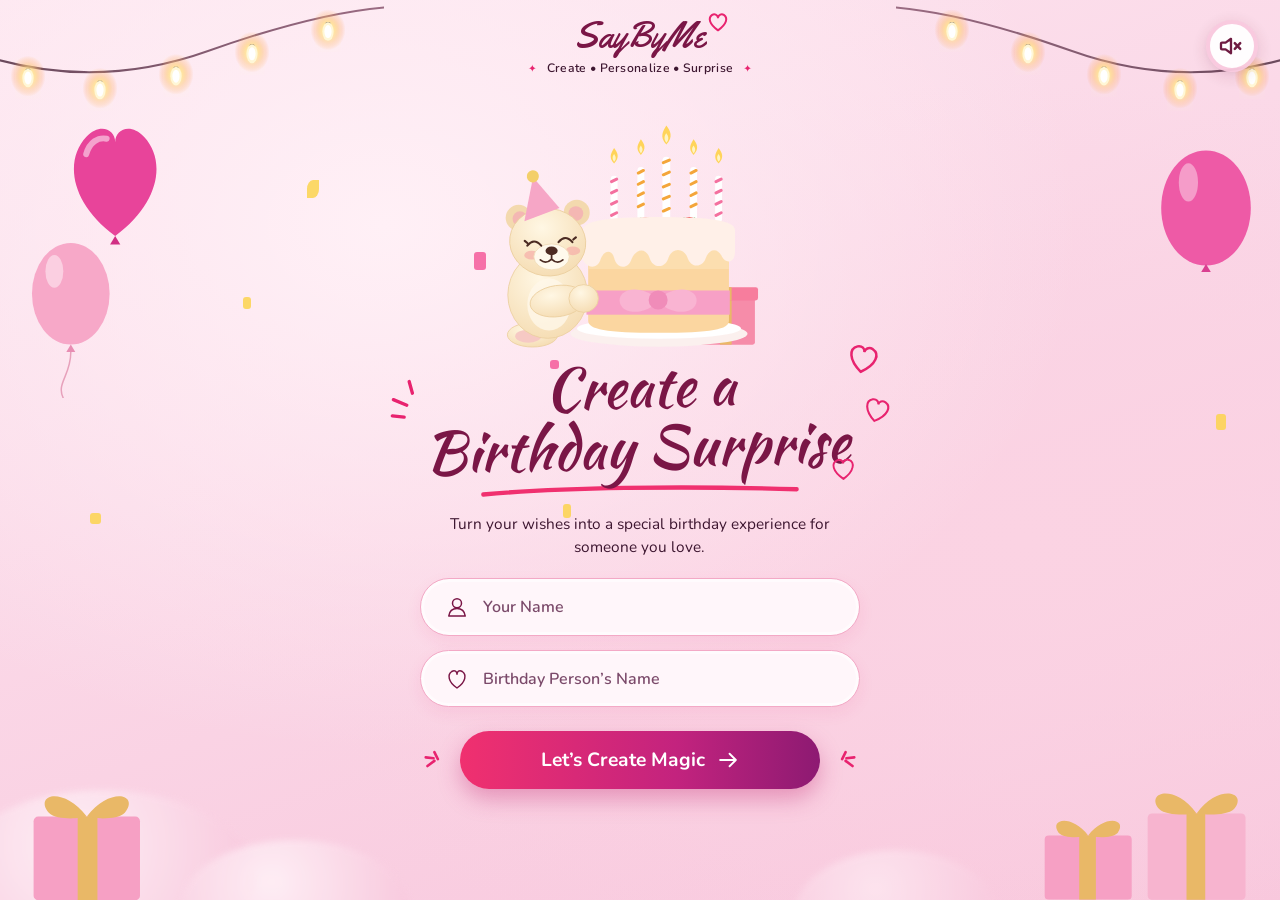
<file: saybyme-birthday.html>
<!DOCTYPE html>
<html lang="en">
<head>
<meta charset="UTF-8">
<meta name="viewport" content="width=device-width, initial-scale=1">
<title>SayByMe – Create a Birthday Surprise</title>
<link rel="preconnect" href="https://fonts.googleapis.com">
<link rel="preconnect" href="https://fonts.gstatic.com" crossorigin>
<link href="https://fonts.googleapis.com/css2?family=Kaushan+Script&family=Yellowtail&family=Nunito:wght@400;600;700&display=swap" rel="stylesheet">
<style>
  :root{
    --plum:#7a1646; --rose:#e8236f; --pink-1:#fde3ee; --pink-2:#f9c9dd;
    --ink:#3d1630; --field:#fff6fa; --border:#f3a9c6;
  }
  *{box-sizing:border-box;margin:0;padding:0}
  html,body{height:100%}
  body{
    font-family:'Nunito',system-ui,sans-serif;color:var(--ink);
    background:
      radial-gradient(ellipse at 30% 25%, #fff0f6 0%, transparent 55%),
      radial-gradient(ellipse at 80% 60%, #fbd3e3 0%, transparent 60%),
      linear-gradient(160deg,#fde6f0,#f8c6dc);
    min-height:100vh;overflow-x:hidden;position:relative;
  }

  /* Stage wrapper */
  .stage{
    position:relative;min-height:100vh;max-width:1400px;margin:0 auto;
    overflow:hidden;display:flex;flex-direction:column;align-items:center;justify-content:center;
  }

  /* ---------- header ---------- */
  header{
    position:absolute;top:18px;left:0;right:0;text-align:center;z-index:10;
  }
  .logo{
    font-family:'Yellowtail',cursive;font-size:clamp(30px,2.8vw,44px);
    color:var(--plum);position:relative;display:inline-block;line-height:1;
  }
  .logo svg{position:absolute;right:-24px;top:-6px;width:22px;height:20px}
  .tag{
    margin-top:6px;font-size:clamp(11px,0.95vw,14px);font-weight:600;
    color:var(--ink);letter-spacing:.3px;
  }
  .tag i{color:var(--rose);font-style:normal;margin:0 10px;font-size:.85em}

  /* ---------- Glowing String Lights ---------- */
  .lights{position:absolute;top:0;width:30%;height:130px;z-index:2;pointer-events:none}
  .lights.l{left:0}.lights.r{right:0;transform:scaleX(-1)}

  /* ---------- centered main layout ---------- */
  main{
    position:relative;z-index:4;
    display:flex;flex-direction:column;align-items:center;justify-content:center;
    width:100%;max-width:580px;margin:0 auto;
    padding:80px 20px 24px;text-align:center;
  }

  /* Reduced Teddy Bear & Cake on Top */
  .art{
    position:relative;width:100%;max-width:340px;height:180px;
    margin:0 auto 10px;
  }
  .art svg{position:absolute;overflow:visible}
  
  .cake{
    left:50%;bottom:0;width:190px;
    transform:translateX(-40%);
    z-index:2;
  }
  .bear{
    left:50%;bottom:0;width:130px;
    transform:translateX(-106%);
    z-index:3;
  }
  .gift-s{
    left:50%;bottom:2px;width:66px;
    transform:translateX(80%);
    z-index:1;
  }

  /* Panel / Entry section */
  .panel{
    width:100%;
    display:flex;flex-direction:column;align-items:center;
  }

  h1{
    font-family:'Kaushan Script',cursive;font-weight:400;color:var(--plum);
    font-size:clamp(38px,4.5vw,64px);line-height:1.05;
    position:relative;display:inline-block;transform:rotate(-1.5deg);
    margin-bottom:4px;
  }
  h1 .l2{display:block;margin-left:-8px}

  /* Outline hearts */
  .heart, h1 .heart{
    position:absolute;
    fill:none !important;
    stroke:var(--rose) !important;
    stroke-width:4.5;
  }
  h1 .h1a{top:-8px;right:-32px;width:clamp(26px,2.6vw,40px);transform:rotate(12deg)}
  h1 .h1b{top:38%;right:-42px;width:clamp(22px,2.2vw,34px);transform:rotate(15deg)}
  h1 .h1c{bottom:-8px;right:-6px;width:clamp(20px,2vw,30px)}
  
  .spark{
    position:absolute;left:-44px;top:14px;width:34px;
    stroke:var(--rose);stroke-width:4.5;stroke-linecap:round;
    fill:none !important;
  }

  .underline{
    display:block;width:78%;max-width:320px;height:14px;
    margin:2px auto 0 auto;
  }

  .sub{
    margin:14px auto 20px;font-size:clamp(14px,1.2vw,18px);line-height:1.5;
    max-width:26em;color:var(--ink);
  }

  form{width:100%}

  .field{
    display:flex;align-items:center;gap:14px;height:clamp(48px,4.5vw,60px);
    width:100%;max-width:440px;margin:0 auto 14px;
    padding:0 24px;border-radius:999px;background:var(--field);
    border:1.5px solid var(--border);box-shadow:0 6px 16px rgba(232,35,111,.08), inset 0 0 0 3px rgba(255,255,255,.6);
    transition:border-color .2s, box-shadow .2s;
  }
  .field:focus-within{border-color:var(--rose);box-shadow:0 0 0 4px rgba(232,35,111,.16)}
  .field svg{flex:none;width:24px;height:24px;stroke:var(--plum);fill:none;stroke-width:2;stroke-linecap:round;stroke-linejoin:round}
  .field input{flex:1;border:0;outline:0;background:transparent;font:600 clamp(15px,1.25vw,18px) 'Nunito',sans-serif;color:var(--ink)}
  .field input::placeholder{color:#7b4a6a;font-weight:600}

  .cta-wrap{
    position:relative;width:100%;max-width:360px;margin:24px auto 0;
  }
  .cta{
    width:100%;height:clamp(48px,4.5vw,58px);border:0;border-radius:999px;cursor:pointer;
    background:linear-gradient(90deg,#f0306f,#c3237e 60%,#8d1a72);color:#fff;
    font:700 clamp(17px,1.5vw,22px) 'Nunito',sans-serif;display:flex;align-items:center;justify-content:center;gap:12px;
    box-shadow:0 10px 22px rgba(193,35,110,.35);transition:transform .15s, box-shadow .15s;
  }
  .cta:hover{transform:translateY(-2px);box-shadow:0 14px 26px rgba(193,35,110,.42)}
  .cta:focus-visible{outline:3px solid var(--plum);outline-offset:3px}
  .cta svg{width:22px;height:22px;stroke:#fff;fill:none;stroke-width:2.4;stroke-linecap:round;stroke-linejoin:round}

  .burst{
    position:absolute;top:50%;width:26px;
    stroke:var(--rose);stroke-width:3;stroke-linecap:round;
    fill:none !important;pointer-events:none;
  }
  .burst.a{left:-36px;transform:translateY(-50%)}
  .burst.b{right:-36px;transform:translateY(-50%) scaleX(-1)}

  /* ---------- decorations ---------- */
  .deco{position:absolute;z-index:3;pointer-events:none}
  .balloon-heart{left:5%;top:12%;width:8%}
  .balloon-round{left:2%;top:26%;width:7%}
  .balloon-right{right:2%;top:16%;width:7.5%}

  .gift-l{left:2%;bottom:0;width:9.5%}
  .gift-r1{right:2%;bottom:0;width:9%}
  .gift-r2{right:11%;bottom:0;width:8%}

  .cloud{position:absolute;bottom:-70px;border-radius:50%;background:radial-gradient(circle at 40% 30%,#fff3f8,#f7c0d8);filter:blur(3px);z-index:1;opacity:.85}
  .confetti{position:absolute;z-index:3;width:12px;height:18px;border-radius:3px;opacity:.85;animation:fall 7s ease-in-out infinite alternate}
  @keyframes fall{from{transform:translateY(0) rotate(var(--r))}to{transform:translateY(16px) rotate(calc(var(--r) + 30deg))}}
  .flame{transform-origin:50% 100%;animation:flicker 1.4s ease-in-out infinite alternate}
  @keyframes flicker{from{transform:scale(1,1)}to{transform:scale(.92,1.08) rotate(2deg)}}
  @media (prefers-reduced-motion:reduce){.confetti,.flame{animation:none}}

  /* ---------- responsive ---------- */
  @media (max-width:600px){
    main{padding:75px 16px 20px}
    .art{max-width:290px;height:155px}
    .cake{width:160px}
    .bear{width:110px}
    .gift-s{width:56px}
    .spark{display:none}
    .burst.a{left:-28px}.burst.b{right:-28px}
  }
</style>
</head>
<body>
<div class="stage">

  <!-- Realistic Glowing String Lights (Left & Right) -->
  <svg class="lights l" viewBox="0 0 480 140" preserveAspectRatio="none" aria-hidden="true">
    <defs>
      <filter id="bulb-glow" x="-60%" y="-60%" width="220%" height="220%">
        <feGaussianBlur in="SourceGraphic" stdDeviation="6" result="blur1"/>
        <feGaussianBlur in="SourceGraphic" stdDeviation="14" result="blur2"/>
        <feMerge>
          <feMergeNode in="blur2"/>
          <feMergeNode in="blur1"/>
          <feMergeNode in="SourceGraphic"/>
        </feMerge>
      </filter>
      <radialGradient id="haloGrad" cx="50%" cy="50%" r="50%">
        <stop offset="0%" stop-color="#fff8d6" stop-opacity="0.95"/>
        <stop offset="35%" stop-color="#ffca3a" stop-opacity="0.65"/>
        <stop offset="70%" stop-color="#ff9233" stop-opacity="0.25"/>
        <stop offset="100%" stop-color="#ff7b00" stop-opacity="0"/>
      </radialGradient>
      <linearGradient id="wireGrad" x1="0" y1="0" x2="1" y2="0">
        <stop offset="0%" stop-color="#6b4a5d"/>
        <stop offset="100%" stop-color="#9a6b82"/>
      </linearGradient>
    </defs>
    <!-- Drape wire -->
    <path d="M0 65 Q130 95 260 55 T480 8" fill="none" stroke="url(#wireGrad)" stroke-width="2.2" stroke-linecap="round"/>
    
    <!-- Bulb 1 -->
    <g transform="translate(35, 74)">
      <circle cx="0" cy="8" r="22" fill="url(#haloGrad)"/>
      <rect x="-3" y="0" width="6" height="4" rx="1" fill="#4a3728"/>
      <ellipse cx="0" cy="10" rx="7" ry="10" fill="#fff7d6" filter="url(#bulb-glow)"/>
      <ellipse cx="0" cy="10" rx="4.5" ry="7" fill="#ffffff"/>
    </g>
    <!-- Bulb 2 -->
    <g transform="translate(125, 87)">
      <circle cx="0" cy="8" r="22" fill="url(#haloGrad)"/>
      <rect x="-3" y="0" width="6" height="4" rx="1" fill="#4a3728"/>
      <ellipse cx="0" cy="10" rx="7" ry="10" fill="#fff7d6" filter="url(#bulb-glow)"/>
      <ellipse cx="0" cy="10" rx="4.5" ry="7" fill="#ffffff"/>
    </g>
    <!-- Bulb 3 -->
    <g transform="translate(220, 72)">
      <circle cx="0" cy="8" r="22" fill="url(#haloGrad)"/>
      <rect x="-3" y="0" width="6" height="4" rx="1" fill="#4a3728"/>
      <ellipse cx="0" cy="10" rx="7" ry="10" fill="#fff7d6" filter="url(#bulb-glow)"/>
      <ellipse cx="0" cy="10" rx="4.5" ry="7" fill="#ffffff"/>
    </g>
    <!-- Bulb 4 -->
    <g transform="translate(315, 48)">
      <circle cx="0" cy="8" r="22" fill="url(#haloGrad)"/>
      <rect x="-3" y="0" width="6" height="4" rx="1" fill="#4a3728"/>
      <ellipse cx="0" cy="10" rx="7" ry="10" fill="#fff7d6" filter="url(#bulb-glow)"/>
      <ellipse cx="0" cy="10" rx="4.5" ry="7" fill="#ffffff"/>
    </g>
    <!-- Bulb 5 -->
    <g transform="translate(410, 24)">
      <circle cx="0" cy="8" r="22" fill="url(#haloGrad)"/>
      <rect x="-3" y="0" width="6" height="4" rx="1" fill="#4a3728"/>
      <ellipse cx="0" cy="10" rx="7" ry="10" fill="#fff7d6" filter="url(#bulb-glow)"/>
      <ellipse cx="0" cy="10" rx="4.5" ry="7" fill="#ffffff"/>
    </g>
  </svg>

  <svg class="lights r" viewBox="0 0 480 140" preserveAspectRatio="none" aria-hidden="true">
    <path d="M0 65 Q130 95 260 55 T480 8" fill="none" stroke="url(#wireGrad)" stroke-width="2.2" stroke-linecap="round"/>
    <g transform="translate(35, 74)">
      <circle cx="0" cy="8" r="22" fill="url(#haloGrad)"/>
      <rect x="-3" y="0" width="6" height="4" rx="1" fill="#4a3728"/>
      <ellipse cx="0" cy="10" rx="7" ry="10" fill="#fff7d6" filter="url(#bulb-glow)"/>
      <ellipse cx="0" cy="10" rx="4.5" ry="7" fill="#ffffff"/>
    </g>
    <g transform="translate(125, 87)">
      <circle cx="0" cy="8" r="22" fill="url(#haloGrad)"/>
      <rect x="-3" y="0" width="6" height="4" rx="1" fill="#4a3728"/>
      <ellipse cx="0" cy="10" rx="7" ry="10" fill="#fff7d6" filter="url(#bulb-glow)"/>
      <ellipse cx="0" cy="10" rx="4.5" ry="7" fill="#ffffff"/>
    </g>
    <g transform="translate(220, 72)">
      <circle cx="0" cy="8" r="22" fill="url(#haloGrad)"/>
      <rect x="-3" y="0" width="6" height="4" rx="1" fill="#4a3728"/>
      <ellipse cx="0" cy="10" rx="7" ry="10" fill="#fff7d6" filter="url(#bulb-glow)"/>
      <ellipse cx="0" cy="10" rx="4.5" ry="7" fill="#ffffff"/>
    </g>
    <g transform="translate(315, 48)">
      <circle cx="0" cy="8" r="22" fill="url(#haloGrad)"/>
      <rect x="-3" y="0" width="6" height="4" rx="1" fill="#4a3728"/>
      <ellipse cx="0" cy="10" rx="7" ry="10" fill="#fff7d6" filter="url(#bulb-glow)"/>
      <ellipse cx="0" cy="10" rx="4.5" ry="7" fill="#ffffff"/>
    </g>
    <g transform="translate(410, 24)">
      <circle cx="0" cy="8" r="22" fill="url(#haloGrad)"/>
      <rect x="-3" y="0" width="6" height="4" rx="1" fill="#4a3728"/>
      <ellipse cx="0" cy="10" rx="7" ry="10" fill="#fff7d6" filter="url(#bulb-glow)"/>
      <ellipse cx="0" cy="10" rx="4.5" ry="7" fill="#ffffff"/>
    </g>
  </svg>

  <header>
    <div class="logo">SayByMe
      <svg viewBox="0 0 26 24" aria-hidden="true"><path d="M13 22C2 14 1 7 6 3.5c3-2 6 0 7 3 1-3 4-5 7-3 5 3.5 4 10.5-7 18.5z" fill="none" stroke="#e8236f" stroke-width="2.4" stroke-linejoin="round"/></svg>
    </div>
    <p class="tag"><i>✦</i>Create • Personalize • Surprise<i>✦</i></p>
  </header>

  <!-- decorations -->
  <svg class="deco balloon-heart" viewBox="0 0 120 190" aria-hidden="true">
    <path d="M60 150C8 112 0 62 26 34c16-17 34-9 34 6 0-15 18-23 34-6 26 28 18 78-34 116z" fill="#e8449a"/>
    <path d="M26 54c4-14 14-20 24-18" stroke="#fff" stroke-opacity=".5" stroke-width="7" fill="none" stroke-linecap="round"/>
    <path d="M60 150l-6 10h12z" fill="#d12f84"/>
  </svg>
  <svg class="deco balloon-round" viewBox="0 0 120 220" aria-hidden="true">
    <ellipse cx="60" cy="80" rx="52" ry="68" fill="#f7a8c8"/>
    <ellipse cx="38" cy="50" rx="12" ry="22" fill="#fff" opacity=".45"/>
    <path d="M60 148l-6 10h12z" fill="#e88db3"/>
    <path d="M60 158C60 190 40 200 50 220" stroke="#e7a1bb" stroke-width="2" fill="none"/>
  </svg>
  <svg class="deco balloon-right" viewBox="0 0 120 220" aria-hidden="true">
    <ellipse cx="60" cy="80" rx="56" ry="72" fill="#ee5aa6"/>
    <ellipse cx="38" cy="48" rx="12" ry="24" fill="#fff" opacity=".4"/>
    <path d="M60 150l-6 10h12z" fill="#d93f90"/>
  </svg>

  <svg class="deco gift-l" viewBox="0 0 160 170" aria-hidden="true">
    <rect x="10" y="60" width="140" height="110" rx="6" fill="#f6a0c4"/>
    <rect x="68" y="60" width="26" height="110" fill="#e9b867"/>
    <path d="M80 60C50 20 10 30 30 55c10 10 40 8 50 5zM80 60c30-40 70-30 50-5-10 10-40 8-50 5z" fill="#e9b867"/>
  </svg>
  <svg class="deco gift-r1" viewBox="0 0 160 190" aria-hidden="true">
    <rect x="12" y="70" width="136" height="120" rx="6" fill="#f7b4cf"/>
    <rect x="66" y="70" width="26" height="120" fill="#e9b867"/>
    <path d="M80 70C50 28 8 40 28 64c10 10 42 8 52 6zM80 70c30-42 72-30 52-6-10 10-42 8-52 6z" fill="#e9b867"/>
  </svg>
  <svg class="deco gift-r2" viewBox="0 0 160 140" aria-hidden="true">
    <rect x="12" y="40" width="136" height="100" rx="6" fill="#f6a0c4"/>
    <rect x="66" y="40" width="26" height="100" fill="#e9b867"/>
    <path d="M80 40C54 6 18 14 34 36c9 9 36 7 46 4zM80 40c26-34 62-26 46-4-9 9-36 7-46 4z" fill="#e9b867"/>
  </svg>

  <div class="cloud" style="left:-4%;width:24%;height:180px"></div>
  <div class="cloud" style="left:14%;width:18%;height:140px;bottom:-80px"></div>
  <div class="cloud" style="left:62%;width:16%;height:130px;bottom:-80px;opacity:.6"></div>

  <!-- confetti -->
  <span class="confetti" style="--r:20deg;left:24%;top:20%;background:#fbd34d;border-radius:50% 0"></span>
  <span class="confetti" style="--r:-30deg;left:37%;top:28%;width:12px;height:18px;background:#f45b9a"></span>
  <span class="confetti" style="--r:40deg;left:43%;top:40%;width:9px;height:9px;background:#f45b9a;animation-delay:-2s"></span>
  <span class="confetti" style="--r:10deg;left:19%;top:33%;width:8px;height:12px;background:#fbd34d;animation-delay:-3s"></span>
  <span class="confetti" style="--r:-20deg;left:44%;top:56%;width:8px;height:14px;background:#fbd34d"></span>
  <span class="confetti" style="--r:25deg;left:95%;top:46%;width:10px;height:16px;background:#fbd34d;animation-delay:-1s"></span>
  <span class="confetti" style="--r:25deg;left:7%;top:57%;width:11px;height:11px;background:#fbd34d"></span>

  <main>
    <!-- Reduced artwork placed right on top of the entry -->
    <div class="art" aria-hidden="true">

      <!-- Cake -->
      <svg class="cake" viewBox="0 0 440 460">
        <!-- candles -->
        <g stroke-linecap="round">
          <g id="c1"><rect x="108" y="64" width="16" height="108" rx="8" fill="#fff"/><path d="M110 78l12-6M110 104l12-6M110 130l12-6M110 156l12-6" stroke="#f4709f" stroke-width="7"/></g>
          <g><rect x="170" y="44" width="16" height="128" rx="8" fill="#fff"/><path d="M172 58l12-6M172 84l12-6M172 110l12-6M172 136l12-6" stroke="#f4a63a" stroke-width="7"/></g>
          <g><rect x="228" y="20" width="18" height="152" rx="9" fill="#fff"/><path d="M230 34l14-6M230 62l14-6M230 90l14-6M230 118l14-6M230 146l14-6" stroke="#f4a63a" stroke-width="7"/></g>
          <g><rect x="292" y="44" width="16" height="128" rx="8" fill="#fff"/><path d="M294 58l12-6M294 84l12-6M294 110l12-6M294 136l12-6" stroke="#f4a63a" stroke-width="7"/></g>
          <g><rect x="350" y="64" width="16" height="108" rx="8" fill="#fff"/><path d="M352 78l12-6M352 104l12-6M352 130l12-6M352 156l12-6" stroke="#f4709f" stroke-width="7"/></g>
        </g>
        <g class="flame"><path d="M116 36c-14-14-6-26 0-36 8 10 14 22 0 36z" fill="#ffd45a"/><path d="M116 32c-6-8-3-14 0-18 4 6 6 11 0 18z" fill="#fff4c4"/></g>
        <g class="flame" style="animation-delay:-.3s"><path d="M178 16c-14-14-6-26 0-36 8 10 14 22 0 36z" fill="#ffd45a"/><path d="M178 12c-6-8-3-14 0-18 4 6 6 11 0 18z" fill="#fff4c4"/></g>
        <g class="flame" style="animation-delay:-.6s"><path d="M237-8C220-26 230-40 237-52c9 12 17 26 0 44z" fill="#ffd45a"/><path d="M237-12c-7-10-4-17 0-22 5 7 7 14 0 22z" fill="#fff4c4"/></g>
        <g class="flame" style="animation-delay:-.2s"><path d="M300 16c-14-14-6-26 0-36 8 10 14 22 0 36z" fill="#ffd45a"/><path d="M300 12c-6-8-3-14 0-18 4 6 6 11 0 18z" fill="#fff4c4"/></g>
        <g class="flame" style="animation-delay:-.9s"><path d="M358 36c-14-14-6-26 0-36 8 10 14 22 0 36z" fill="#ffd45a"/><path d="M358 32c-6-8-3-14 0-18 4 6 6 11 0 18z" fill="#fff4c4"/></g>
        <!-- strawberries -->
        <ellipse cx="190" cy="180" rx="22" ry="20" fill="#e5342f"/><path d="M178 164l12 8 12-8" stroke="#5aa64a" stroke-width="6" fill="none" stroke-linecap="round"/>
        <ellipse cx="290" cy="180" rx="22" ry="20" fill="#e5342f"/><path d="M278 164l12 8 12-8" stroke="#5aa64a" stroke-width="6" fill="none" stroke-linecap="round"/>
        <circle cx="140" cy="188" r="12" fill="#b57ac4"/><circle cx="240" cy="190" r="12" fill="#b57ac4"/><circle cx="330" cy="188" r="11" fill="#e86aa4"/>
        <!-- plate -->
        <ellipse cx="220" cy="430" rx="205" ry="30" fill="#fbf0ee"/>
        <ellipse cx="220" cy="418" rx="190" ry="24" fill="#fff"/>
        <!-- body -->
        <path d="M56 230h326v170c0 20-40 28-163 28S56 420 56 400z" fill="#fbd6a0"/>
        <path d="M56 230h326v50H56z" fill="#fcdeaf"/>
        <!-- frosting -->
        <path d="M44 190c0-22 60-30 176-30s176 8 176 30v50c0 28-22 28-30 12-10-22-30-20-38 4-8 22-34 22-42-2-8-24-36-24-44 0-8 26-36 26-44 0-8-24-32-22-42 4-8 24-34 22-40-4-6-20-24-18-32 6-8 22-34 20-44-8z" fill="#fff0e8"/>
        <!-- ribbon & bow -->
        <rect x="52" y="330" width="332" height="56" fill="#f7a0c6"/>
        <path d="M218 350C170 310 120 330 130 360c10 30 70 24 88-10zM218 350C266 310 316 330 306 360c-10 30-70 24-88-10z" fill="#f9b4d2"/>
        <circle cx="218" cy="352" r="22" fill="#f08cb9"/>
      </svg>

      <!-- Bear (drawn after the cake so its arm hugs the front of it) -->
      <svg class="bear" viewBox="0 0 300 420">
        <defs>
          <radialGradient id="fur" cx="40%" cy="30%" r="75%"><stop offset="0" stop-color="#fff7e4"/><stop offset="1" stop-color="#f5dcb2"/></radialGradient>
        </defs>
        <!-- foot -->
        <ellipse cx="70" cy="392" rx="58" ry="28" fill="url(#fur)" stroke="#ecd0a0" stroke-width="2"/>
        <ellipse cx="60" cy="395" rx="30" ry="15" fill="#f6c9c4"/>
        <!-- body -->
        <ellipse cx="105" cy="300" rx="92" ry="100" fill="url(#fur)" stroke="#ecd0a0" stroke-width="2"/>
        <ellipse cx="108" cy="322" rx="50" ry="60" fill="#fff8ea" opacity=".8"/>
        <!-- ears -->
        <circle cx="38" cy="122" r="30" fill="#f3d9ae"/><circle cx="41" cy="124" r="17" fill="#f4b7b3"/>
        <circle cx="172" cy="110" r="30" fill="#f3d9ae"/><circle cx="170" cy="112" r="17" fill="#f4b7b3"/>
        <!-- head -->
        <ellipse cx="105" cy="178" rx="88" ry="78" fill="url(#fur)" stroke="#ecd0a0" stroke-width="2" transform="rotate(8 105 178)"/>
        <!-- face -->
        <ellipse cx="68" cy="208" rx="17" ry="10" fill="#f6a9a6" opacity=".65"/>
        <ellipse cx="163" cy="198" rx="17" ry="10" fill="#f6a9a6" opacity=".65"/>
        <ellipse cx="114" cy="212" rx="41" ry="30" fill="#fff9ec" stroke="#f0dcb8" stroke-width="2"/>
        <g fill="none" stroke="#4a2a22" stroke-width="5" stroke-linecap="round">
          <path d="M58 186q15-19 32 0"/><path d="M58 180l-6-5"/>
          <path d="M130 178q15-19 32 0"/><path d="M164 172l6-5"/>
          <path d="M114 208v9M114 217q-13 13-26 2M114 217q13 13 26 2" stroke-width="4"/>
        </g>
        <ellipse cx="114" cy="198" rx="14" ry="10" fill="#4d2b22"/>
        <!-- party hat -->
        <g transform="rotate(-14 90 112)">
          <path d="M48 120L92 26l42 84z" fill="#f6a6c6"/>
          <circle cx="92" cy="24" r="14" fill="#f3cf6a"/>
        </g>
        <!-- arm hugging the cake -->
        <ellipse cx="128" cy="314" rx="64" ry="36" fill="url(#fur)" stroke="#ecd0a0" stroke-width="2" transform="rotate(-8 128 314)"/>
        <ellipse cx="188" cy="308" rx="34" ry="32" fill="url(#fur)" stroke="#ecd0a0" stroke-width="2"/>
      </svg>

      <!-- Small gift -->
      <svg class="gift-s" viewBox="0 0 170 200">
        <rect x="14" y="76" width="146" height="124" rx="6" fill="#f68ca9"/>
        <rect x="70" y="76" width="30" height="124" fill="#e9b867"/>
        <rect x="6" y="52" width="162" height="34" rx="6" fill="#f77d9d"/>
        <rect x="70" y="52" width="30" height="34" fill="#e9b867"/>
      </svg>
    </div>

    <!-- Centered panel -->
    <section class="panel">
      <h1>
        <svg class="spark" viewBox="0 0 46 60" aria-hidden="true"><path d="M30 6l4 16M8 30l18 8M6 52l16 2"/></svg>
        Create a
        <span class="l2">Birthday Surprise</span>
        <svg class="heart h1a" viewBox="0 0 60 56" aria-hidden="true"><path d="M30 52C4 34 2 14 16 8c8-3 14 2 14 8 0-6 6-11 14-8 14 6 12 26-14 44z"/></svg>
        <svg class="heart h1b" viewBox="0 0 60 56" aria-hidden="true"><path d="M30 52C4 34 2 14 16 8c8-3 14 2 14 8 0-6 6-11 14-8 14 6 12 26-14 44z"/></svg>
        <svg class="heart h1c" viewBox="0 0 60 56" aria-hidden="true"><path d="M30 52C4 34 2 14 16 8c8-3 14 2 14 8 0-6 6-11 14-8 14 6 12 26-14 44z"/></svg>
      </h1>
      <svg class="underline" viewBox="0 0 400 16" preserveAspectRatio="none" aria-hidden="true"><path d="M4 12C100 4 250 2 396 6" stroke="#f0306f" stroke-width="5" fill="none" stroke-linecap="round"/></svg>

      <p class="sub">Turn your wishes into a special birthday experience for someone you love.</p>

      <form onsubmit="event.preventDefault(); go();">
        <label class="field">
          <svg viewBox="0 0 32 32" aria-hidden="true"><circle cx="16" cy="11" r="6"/><path d="M5 28c1-7 6-10 11-10s10 3 11 10z"/></svg>
          <input id="from" type="text" placeholder="Your Name" autocomplete="name" required>
        </label>
        <label class="field">
          <svg viewBox="0 0 32 32" aria-hidden="true"><path d="M16 28C4 20 3 10 9 6c4-2.500 7 0 7 3.500C16 6 19 3.500 23 6c6 4 5 14-7 22z"/></svg>
          <input id="to" type="text" placeholder="Birthday Person’s Name" required>
        </label>

        <div class="cta-wrap">
          <svg class="burst a" viewBox="0 0 30 30" aria-hidden="true"><path d="M4 22l8-6M12 6l4 8M2 12l9 1"/></svg>
          <button class="cta" type="submit">Let’s Create Magic
            <svg viewBox="0 0 28 28" aria-hidden="true"><path d="M4 14h20M16 6l8 8-8 8"/></svg>
          </button>
          <svg class="burst b" viewBox="0 0 30 30" aria-hidden="true"><path d="M4 22l8-6M12 6l4 8M2 12l9 1"/></svg>
        </div>
      </form>
    </section>
  </main>
</div>

<script>
  function go(){
    const from = document.getElementById('from').value.trim();
    const to = document.getElementById('to').value.trim();
    console.log({ from, to });
    window.location.href = 'step2.html?from=' + encodeURIComponent(from) + '&to=' + encodeURIComponent(to);
  }
</script>
<script src="bg-music.js"></script>
</body>
</html>
</file>
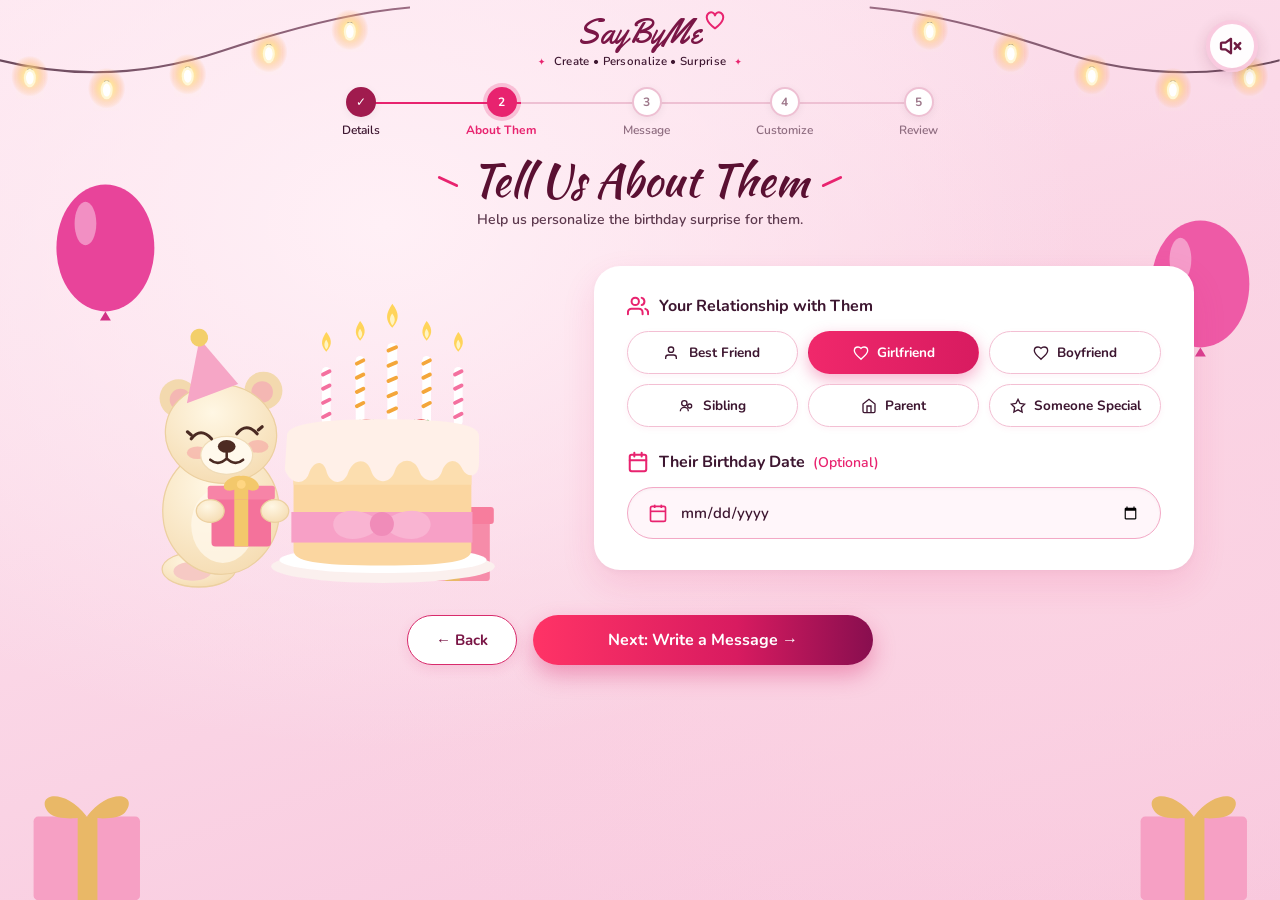
<file: step2.html>
<!DOCTYPE html>
<html lang="en">
<head>
<meta charset="UTF-8">
<meta name="viewport" content="width=device-width, initial-scale=1">
<title>SayByMe – Tell Us About Them 🎂</title>
<link rel="preconnect" href="https://fonts.googleapis.com">
<link rel="preconnect" href="https://fonts.gstatic.com" crossorigin>
<link href="https://fonts.googleapis.com/css2?family=Kaushan+Script&family=Yellowtail&family=Nunito:wght@400;500;600;700;800&display=swap" rel="stylesheet">
<style>
  :root{
    --plum:#7a1646; --rose:#e8236f; --rose-dark:#c2185b; --pink-1:#fde3ee; --pink-2:#f9c9dd;
    --ink:#3d1630; --text-muted:#7b4a6a; --field:#fff6fa; --border:#f3a9c6;
    --card-bg:#ffffff;
  }
  *{box-sizing:border-box;margin:0;padding:0}
  html,body{height:100%}
  body{
    font-family:'Nunito',system-ui,sans-serif;color:var(--ink);
    background:
      radial-gradient(ellipse at 30% 25%, #fff0f6 0%, transparent 55%),
      radial-gradient(ellipse at 80% 60%, #fbd3e3 0%, transparent 60%),
      linear-gradient(160deg,#fde6f0,#f8c6dc);
    min-height:100vh;overflow-x:hidden;position:relative;
  }

  .stage{
    position:relative;min-height:100vh;max-width:1440px;margin:0 auto;
    overflow:hidden;display:flex;flex-direction:column;
    padding-bottom:30px;
  }

  /* ---------- Header with Logo & Stepper ---------- */
  header{
    position:relative;width:100%;text-align:center;padding:16px 20px 0;z-index:10;
  }
  .logo{
    font-family:'Yellowtail',cursive;font-size:clamp(28px,2.6vw,40px);
    color:var(--plum);position:relative;display:inline-block;line-height:1;
  }
  .logo svg{position:absolute;right:-24px;top:-6px;width:22px;height:20px}
  .tag{
    margin-top:4px;font-size:clamp(11px,0.9vw,14px);font-weight:600;
    color:var(--ink);letter-spacing:.3px;
  }
  .tag i{color:var(--rose);font-style:normal;margin:0 8px;font-size:.8em}

  /* ---------- Stepper Progress Bar ---------- */
  .stepper-wrap{
    display:flex;align-items:center;justify-content:center;
    width:100%;max-width:620px;margin:18px auto 8px;padding:0 12px;
  }
  .stepper{
    display:flex;align-items:center;justify-content:space-between;
    width:100%;position:relative;list-style:none;
  }
  .stepper::before{
    content:'';position:absolute;top:15px;left:30px;right:30px;height:2px;
    background:#eec0d3;z-index:1;
  }
  .step-progress-active{
    position:absolute;top:15px;left:30px;width:25%;height:2px;
    background:var(--rose);z-index:2;
  }
  .step-item{
    position:relative;z-index:3;display:flex;flex-direction:column;align-items:center;
  }
  .step-bubble{
    width:30px;height:30px;border-radius:50%;background:#ffffff;
    border:2px solid #eec0d3;display:flex;align-items:center;justify-content:center;
    font-size:12px;font-weight:700;color:#9e788b;
    box-shadow:0 2px 8px rgba(0,0,0,0.06);transition:all 0.25s ease;
  }
  .step-item.done .step-bubble{
    background:#a01b4e;border-color:#a01b4e;color:#ffffff;
  }
  .step-item.active .step-bubble{
    background:var(--rose);border-color:var(--rose);color:#ffffff;
    box-shadow:0 0 0 4px rgba(232,35,111,0.22);
  }
  .step-label{
    margin-top:5px;font-size:12px;font-weight:600;color:#8f6d80;
  }
  .step-item.active .step-label{
    color:var(--rose);font-weight:700;
  }
  .step-item.done .step-label{
    color:var(--ink);
  }

  /* ---------- Glowing String Lights ---------- */
  .lights{position:absolute;top:0;width:32%;height:130px;z-index:2;pointer-events:none}
  .lights.l{left:0}.lights.r{right:0;transform:scaleX(-1)}

  /* ---------- Page Heading ---------- */
  .title-section{
    text-align:center;margin:10px auto 14px;z-index:5;
  }
  .heading-row{
    display:inline-flex;align-items:center;gap:12px;
  }
  .title-dash{
    width:22px;height:3px;background:var(--rose);border-radius:3px;
    display:inline-block;
  }
  .title-dash.dash-left{transform:rotate(25deg)}
  .title-dash.dash-right{transform:rotate(-25deg)}
  
  h1{
    font-family:'Kaushan Script',cursive;font-size:clamp(32px,3.4vw,48px);
    color:#5a1032;font-weight:400;margin:0;line-height:1.15;
  }
  .sub{
    font-size:clamp(13px,1.1vw,16px);color:#5d394e;margin-top:4px;font-weight:600;
  }

  /* ---------- Main Layout (Artwork Left + Form Right) ---------- */
  main{
    position:relative;z-index:5;display:grid;
    grid-template-columns:1fr 1.25fr;align-items:center;justify-items:center;
    width:100%;max-width:1160px;margin:0 auto;padding:0 24px;gap:24px;
  }

  /* Left Art Container */
  .art-box{
    position:relative;width:100%;max-width:440px;height:350px;
    display:flex;align-items:flex-end;justify-content:center;
  }
  .art-svg{position:absolute;overflow:visible}
  
  .art-cake{
    left:52%;bottom:10px;width:240px;transform:translateX(-30%);z-index:2;
  }
  .art-bear{
    left:52%;bottom:6px;width:190px;transform:translateX(-95%);z-index:3;
  }
  .art-gift{
    left:52%;bottom:12px;width:85px;transform:translateX(88%);z-index:1;
  }

  /* Right Form Card */
  .card{
    background:var(--card-bg);border-radius:26px;
    padding:28px 32px 30px;width:100%;max-width:600px;
    box-shadow:0 14px 34px rgba(232,35,111,0.12), 0 2px 6px rgba(0,0,0,0.03);
    border:1.5px solid rgba(255,255,255,0.9);
  }

  .section-header{
    display:flex;align-items:center;gap:10px;margin-bottom:14px;
  }
  .section-header svg{
    width:22px;height:22px;stroke:var(--rose);stroke-width:2.2;fill:none;
    stroke-linecap:round;stroke-linejoin:round;
  }
  .section-title{
    font-size:16px;font-weight:700;color:var(--ink);
  }
  .section-title .opt{
    color:var(--rose);font-weight:600;font-size:14px;margin-left:4px;
  }

  /* Relationship Pills Grid */
  .pills-grid{
    display:grid;grid-template-columns:repeat(3, 1fr);gap:10px;margin-bottom:24px;
  }
  .pill-option{
    display:flex;align-items:center;justify-content:center;gap:8px;
    padding:11px 12px;border-radius:999px;cursor:pointer;
    border:1.5px solid #f3bfd3;background:#ffffff;color:var(--ink);
    font-size:13.5px;font-weight:700;transition:all 0.2s ease;
    user-select:none;box-shadow:0 2px 6px rgba(232,35,111,0.05);
  }
  .pill-option:hover{
    border-color:var(--rose);transform:translateY(-1px);
    box-shadow:0 4px 10px rgba(232,35,111,0.15);
  }
  .pill-option.active{
    background:linear-gradient(90deg, #f0286b, #d81b60);
    border-color:transparent;color:#ffffff;
    box-shadow:0 6px 16px rgba(232,35,111,0.35);
  }
  .pill-option svg{
    width:16px;height:16px;stroke:currentColor;fill:none;stroke-width:2;
    flex-shrink:0;
  }
  .pill-option.active svg{
    stroke:#ffffff;
  }

  /* Date Input Field */
  .date-field{
    display:flex;align-items:center;gap:12px;
    width:100%;height:52px;padding:0 20px;border-radius:999px;
    background:var(--field);border:1.5px solid var(--border);
    box-shadow:inset 0 1px 3px rgba(0,0,0,0.04);transition:border-color 0.2s;
  }
  .date-field:focus-within{
    border-color:var(--rose);box-shadow:0 0 0 3px rgba(232,35,111,0.15);
  }
  .date-field svg{
    width:20px;height:20px;stroke:var(--rose);stroke-width:2;fill:none;flex-shrink:0;
  }
  .date-field input{
    flex:1;border:0;outline:0;background:transparent;
    font-family:'Nunito',sans-serif;font-size:15px;font-weight:600;color:var(--ink);
  }
  .date-field input::placeholder{color:#9e738c;font-weight:600}

  /* ---------- Bottom Action Buttons ---------- */
  .actions-row{
    display:flex;align-items:center;justify-content:center;gap:16px;
    width:100%;max-width:580px;margin:22px auto 0;
  }
  .btn-back{
    padding:12px 28px;height:50px;border-radius:999px;cursor:pointer;
    background:#ffffff;border:1.5px solid #d82b6c;color:#7a1646;
    font-family:'Nunito',sans-serif;font-size:15px;font-weight:700;
    display:inline-flex;align-items:center;justify-content:center;gap:8px;
    box-shadow:0 4px 12px rgba(216,43,108,0.12);text-decoration:none;
    transition:all 0.2s ease;
  }
  .btn-back:hover{
    background:#fff5f8;transform:translateY(-1px);
    box-shadow:0 6px 16px rgba(216,43,108,0.2);
  }
  .btn-next{
    flex:1;max-width:340px;height:50px;border-radius:999px;cursor:pointer;
    background:linear-gradient(90deg, #ff3366, #d81b60 60%, #880e4f);
    border:0;color:#ffffff;
    font-family:'Nunito',sans-serif;font-size:16px;font-weight:700;
    display:inline-flex;align-items:center;justify-content:center;gap:10px;
    box-shadow:0 10px 22px rgba(216,27,96,0.35);text-decoration:none;
    transition:all 0.2s ease;
  }
  .btn-next:hover{
    transform:translateY(-2px);box-shadow:0 14px 28px rgba(216,27,96,0.45);
  }

  /* Ambient corner gifts & balloons */
  .deco{position:absolute;z-index:2;pointer-events:none}
  .balloon-left{left:4%;top:20%;width:8.5%}
  .balloon-right{right:2%;top:24%;width:8.5%}
  .gift-bl{left:2%;bottom:0;width:9.5%}
  .gift-br{right:2%;bottom:0;width:9.5%}
  
  .flame{transform-origin:50% 100%;animation:flicker 1.4s ease-in-out infinite alternate}
  @keyframes flicker{from{transform:scale(1,1)}to{transform:scale(.92,1.08) rotate(2deg)}}

  @media(max-width:900px){
    main{grid-template-columns:1fr;gap:16px;padding:0 16px}
    .art-box{height:250px;max-width:340px;margin-bottom:8px}
    .art-cake{width:180px}
    .art-bear{width:140px}
    .art-gift{width:65px}
    .pills-grid{grid-template-columns:repeat(2, 1fr)}
  }

  @media(max-width:540px){
    header{padding:10px 12px 0}
    .stepper-wrap{margin:10px auto 4px;padding:0 6px}
    .stepper::before{left:16px;right:16px;top:13px}
    .step-progress-active{left:16px;top:13px}
    .step-bubble{width:26px;height:26px;font-size:11px}
    .step-label{font-size:10px;margin-top:3px}
    .title-section{margin:6px auto 10px}
    h1{font-size:26px}
    .sub{font-size:13px}
    main{padding:0 12px;gap:12px}
    .art-box{height:135px;max-width:230px;margin:0 auto 4px}
    .art-cake{width:125px;bottom:4px}
    .art-bear{width:100px;bottom:2px}
    .art-gift{width:46px;bottom:6px}
    .card{padding:18px 14px 20px;border-radius:20px;box-shadow:0 8px 24px rgba(232,35,111,0.1);width:100%}
    .section-header{margin-bottom:10px}
    .section-title{font-size:14.5px}
    .pills-grid{grid-template-columns:repeat(2, 1fr);gap:8px;margin-bottom:16px}
    .pill-option{padding:9px 8px;font-size:12.5px}
    .input-row{height:46px;padding:0 14px}
    .input-row input{font-size:14px}
    .actions-row{flex-direction:column-reverse;gap:10px;width:100%;margin-top:16px}
    .btn-back,.btn-next{width:100%;max-width:100%;height:46px;justify-content:center}
    .deco{display:none}
    .lights{height:80px;width:45%}
  }
</style>
</head>
<body>
<div class="stage">

  <!-- Realistic Glowing String Lights (Left & Right) -->
  <svg class="lights l" viewBox="0 0 480 140" preserveAspectRatio="none" aria-hidden="true">
    <defs>
      <filter id="bulb-glow" x="-60%" y="-60%" width="220%" height="220%">
        <feGaussianBlur in="SourceGraphic" stdDeviation="6" result="blur1"/>
        <feGaussianBlur in="SourceGraphic" stdDeviation="14" result="blur2"/>
        <feMerge>
          <feMergeNode in="blur2"/>
          <feMergeNode in="blur1"/>
          <feMergeNode in="SourceGraphic"/>
        </feMerge>
      </filter>
      <radialGradient id="haloGrad" cx="50%" cy="50%" r="50%">
        <stop offset="0%" stop-color="#fff8d6" stop-opacity="0.95"/>
        <stop offset="35%" stop-color="#ffca3a" stop-opacity="0.65"/>
        <stop offset="70%" stop-color="#ff9233" stop-opacity="0.25"/>
        <stop offset="100%" stop-color="#ff7b00" stop-opacity="0"/>
      </radialGradient>
      <linearGradient id="wireGrad" x1="0" y1="0" x2="1" y2="0">
        <stop offset="0%" stop-color="#6b4a5d"/>
        <stop offset="100%" stop-color="#9a6b82"/>
      </linearGradient>
    </defs>
    <!-- Drape wire -->
    <path d="M0 65 Q130 95 260 55 T480 8" fill="none" stroke="url(#wireGrad)" stroke-width="2.2" stroke-linecap="round"/>
    
    <!-- Bulb 1 -->
    <g transform="translate(35, 74)">
      <circle cx="0" cy="8" r="22" fill="url(#haloGrad)"/>
      <rect x="-3" y="0" width="6" height="4" rx="1" fill="#4a3728"/>
      <ellipse cx="0" cy="10" rx="7" ry="10" fill="#fff7d6" filter="url(#bulb-glow)"/>
      <ellipse cx="0" cy="10" rx="4.5" ry="7" fill="#ffffff"/>
    </g>
    <!-- Bulb 2 -->
    <g transform="translate(125, 87)">
      <circle cx="0" cy="8" r="22" fill="url(#haloGrad)"/>
      <rect x="-3" y="0" width="6" height="4" rx="1" fill="#4a3728"/>
      <ellipse cx="0" cy="10" rx="7" ry="10" fill="#fff7d6" filter="url(#bulb-glow)"/>
      <ellipse cx="0" cy="10" rx="4.5" ry="7" fill="#ffffff"/>
    </g>
    <!-- Bulb 3 -->
    <g transform="translate(220, 72)">
      <circle cx="0" cy="8" r="22" fill="url(#haloGrad)"/>
      <rect x="-3" y="0" width="6" height="4" rx="1" fill="#4a3728"/>
      <ellipse cx="0" cy="10" rx="7" ry="10" fill="#fff7d6" filter="url(#bulb-glow)"/>
      <ellipse cx="0" cy="10" rx="4.5" ry="7" fill="#ffffff"/>
    </g>
    <!-- Bulb 4 -->
    <g transform="translate(315, 48)">
      <circle cx="0" cy="8" r="22" fill="url(#haloGrad)"/>
      <rect x="-3" y="0" width="6" height="4" rx="1" fill="#4a3728"/>
      <ellipse cx="0" cy="10" rx="7" ry="10" fill="#fff7d6" filter="url(#bulb-glow)"/>
      <ellipse cx="0" cy="10" rx="4.5" ry="7" fill="#ffffff"/>
    </g>
    <!-- Bulb 5 -->
    <g transform="translate(410, 24)">
      <circle cx="0" cy="8" r="22" fill="url(#haloGrad)"/>
      <rect x="-3" y="0" width="6" height="4" rx="1" fill="#4a3728"/>
      <ellipse cx="0" cy="10" rx="7" ry="10" fill="#fff7d6" filter="url(#bulb-glow)"/>
      <ellipse cx="0" cy="10" rx="4.5" ry="7" fill="#ffffff"/>
    </g>
  </svg>

  <svg class="lights r" viewBox="0 0 480 140" preserveAspectRatio="none" aria-hidden="true">
    <path d="M0 65 Q130 95 260 55 T480 8" fill="none" stroke="url(#wireGrad)" stroke-width="2.2" stroke-linecap="round"/>
    <g transform="translate(35, 74)">
      <circle cx="0" cy="8" r="22" fill="url(#haloGrad)"/>
      <rect x="-3" y="0" width="6" height="4" rx="1" fill="#4a3728"/>
      <ellipse cx="0" cy="10" rx="7" ry="10" fill="#fff7d6" filter="url(#bulb-glow)"/>
      <ellipse cx="0" cy="10" rx="4.5" ry="7" fill="#ffffff"/>
    </g>
    <g transform="translate(125, 87)">
      <circle cx="0" cy="8" r="22" fill="url(#haloGrad)"/>
      <rect x="-3" y="0" width="6" height="4" rx="1" fill="#4a3728"/>
      <ellipse cx="0" cy="10" rx="7" ry="10" fill="#fff7d6" filter="url(#bulb-glow)"/>
      <ellipse cx="0" cy="10" rx="4.5" ry="7" fill="#ffffff"/>
    </g>
    <g transform="translate(220, 72)">
      <circle cx="0" cy="8" r="22" fill="url(#haloGrad)"/>
      <rect x="-3" y="0" width="6" height="4" rx="1" fill="#4a3728"/>
      <ellipse cx="0" cy="10" rx="7" ry="10" fill="#fff7d6" filter="url(#bulb-glow)"/>
      <ellipse cx="0" cy="10" rx="4.5" ry="7" fill="#ffffff"/>
    </g>
    <g transform="translate(315, 48)">
      <circle cx="0" cy="8" r="22" fill="url(#haloGrad)"/>
      <rect x="-3" y="0" width="6" height="4" rx="1" fill="#4a3728"/>
      <ellipse cx="0" cy="10" rx="7" ry="10" fill="#fff7d6" filter="url(#bulb-glow)"/>
      <ellipse cx="0" cy="10" rx="4.5" ry="7" fill="#ffffff"/>
    </g>
    <g transform="translate(410, 24)">
      <circle cx="0" cy="8" r="22" fill="url(#haloGrad)"/>
      <rect x="-3" y="0" width="6" height="4" rx="1" fill="#4a3728"/>
      <ellipse cx="0" cy="10" rx="7" ry="10" fill="#fff7d6" filter="url(#bulb-glow)"/>
      <ellipse cx="0" cy="10" rx="4.5" ry="7" fill="#ffffff"/>
    </g>
  </svg>

  <!-- Ambient Balloons & Corner Gifts -->
  <svg class="deco balloon-left" viewBox="0 0 120 190" aria-hidden="true">
    <ellipse cx="60" cy="75" rx="54" ry="70" fill="#e8449a"/>
    <ellipse cx="38" cy="48" rx="12" ry="24" fill="#fff" opacity=".4"/>
    <path d="M60 145l-6 10h12z" fill="#d12f84"/>
  </svg>
  <svg class="deco balloon-right" viewBox="0 0 120 190" aria-hidden="true">
    <ellipse cx="60" cy="75" rx="54" ry="70" fill="#ee5aa6"/>
    <ellipse cx="38" cy="48" rx="12" ry="24" fill="#fff" opacity=".4"/>
    <path d="M60 145l-6 10h12z" fill="#d93f90"/>
  </svg>

  <svg class="deco gift-bl" viewBox="0 0 160 170" aria-hidden="true">
    <rect x="10" y="60" width="140" height="110" rx="6" fill="#f6a0c4"/>
    <rect x="68" y="60" width="26" height="110" fill="#e9b867"/>
    <path d="M80 60C50 20 10 30 30 55c10 10 40 8 50 5zM80 60c30-40 70-30 50-5-10 10-40 8-50 5z" fill="#e9b867"/>
  </svg>
  <svg class="deco gift-br" viewBox="0 0 160 170" aria-hidden="true">
    <rect x="10" y="60" width="140" height="110" rx="6" fill="#f6a0c4"/>
    <rect x="68" y="60" width="26" height="110" fill="#e9b867"/>
    <path d="M80 60C50 20 10 30 30 55c10 10 40 8 50 5zM80 60c30-40 70-30 50-5-10 10-40 8-50 5z" fill="#e9b867"/>
  </svg>

  <header>
    <div class="logo">SayByMe
      <svg viewBox="0 0 26 24" aria-hidden="true"><path d="M13 22C2 14 1 7 6 3.5c3-2 6 0 7 3 1-3 4-5 7-3 5 3.5 4 10.5-7 18.5z" fill="none" stroke="#e8236f" stroke-width="2.4" stroke-linejoin="round"/></svg>
    </div>
    <p class="tag"><i>✦</i>Create • Personalize • Surprise<i>✦</i></p>

    <!-- Stepper Navigation -->
    <div class="stepper-wrap">
      <ol class="stepper" aria-label="Progress">
        <div class="step-progress-active"></div>
        <li class="step-item done">
          <div class="step-bubble">✓</div>
          <span class="step-label">Details</span>
        </li>
        <li class="step-item active">
          <div class="step-bubble">2</div>
          <span class="step-label">About Them</span>
        </li>
        <li class="step-item">
          <div class="step-bubble">3</div>
          <span class="step-label">Message</span>
        </li>
        <li class="step-item">
          <div class="step-bubble">4</div>
          <span class="step-label">Customize</span>
        </li>
        <li class="step-item">
          <div class="step-bubble">5</div>
          <span class="step-label">Review</span>
        </li>
      </ol>
    </div>
  </header>

  <!-- Title section -->
  <div class="title-section">
    <div class="heading-row">
      <span class="title-dash dash-left"></span>
      <h1>Tell Us About Them</h1>
      <span class="title-dash dash-right"></span>
    </div>
    <p class="sub">Help us personalize the birthday surprise for them.</p>
  </div>

  <!-- Main Content Area -->
  <main>
    <!-- Left: Artwork (Bear + Cake + Gift) -->
    <div class="art-box" aria-hidden="true">
      <!-- Cake -->
      <svg class="art-svg art-cake" viewBox="0 0 440 460">
        <!-- candles -->
        <g stroke-linecap="round">
          <g><rect x="108" y="64" width="16" height="108" rx="8" fill="#fff"/><path d="M110 78l12-6M110 104l12-6M110 130l12-6M110 156l12-6" stroke="#f4709f" stroke-width="7"/></g>
          <g><rect x="170" y="44" width="16" height="128" rx="8" fill="#fff"/><path d="M172 58l12-6M172 84l12-6M172 110l12-6M172 136l12-6" stroke="#f4a63a" stroke-width="7"/></g>
          <g><rect x="228" y="20" width="18" height="152" rx="9" fill="#fff"/><path d="M230 34l14-6M230 62l14-6M230 90l14-6M230 118l14-6M230 146l14-6" stroke="#f4a63a" stroke-width="7"/></g>
          <g><rect x="292" y="44" width="16" height="128" rx="8" fill="#fff"/><path d="M294 58l12-6M294 84l12-6M294 110l12-6M294 136l12-6" stroke="#f4a63a" stroke-width="7"/></g>
          <g><rect x="350" y="64" width="16" height="108" rx="8" fill="#fff"/><path d="M352 78l12-6M352 104l12-6M352 130l12-6M352 156l12-6" stroke="#f4709f" stroke-width="7"/></g>
        </g>
        <g class="flame"><path d="M116 36c-14-14-6-26 0-36 8 10 14 22 0 36z" fill="#ffd45a"/><path d="M116 32c-6-8-3-14 0-18 4 6 6 11 0 18z" fill="#fff4c4"/></g>
        <g class="flame" style="animation-delay:-.3s"><path d="M178 16c-14-14-6-26 0-36 8 10 14 22 0 36z" fill="#ffd45a"/><path d="M178 12c-6-8-3-14 0-18 4 6 6 11 0 18z" fill="#fff4c4"/></g>
        <g class="flame" style="animation-delay:-.6s"><path d="M237-8C220-26 230-40 237-52c9 12 17 26 0 44z" fill="#ffd45a"/><path d="M237-12c-7-10-4-17 0-22 5 7 7 14 0 22z" fill="#fff4c4"/></g>
        <g class="flame" style="animation-delay:-.2s"><path d="M300 16c-14-14-6-26 0-36 8 10 14 22 0 36z" fill="#ffd45a"/><path d="M300 12c-6-8-3-14 0-18 4 6 6 11 0 18z" fill="#fff4c4"/></g>
        <g class="flame" style="animation-delay:-.9s"><path d="M358 36c-14-14-6-26 0-36 8 10 14 22 0 36z" fill="#ffd45a"/><path d="M358 32c-6-8-3-14 0-18 4 6 6 11 0 18z" fill="#fff4c4"/></g>
        <!-- strawberries -->
        <ellipse cx="190" cy="180" rx="22" ry="20" fill="#e5342f"/><path d="M178 164l12 8 12-8" stroke="#5aa64a" stroke-width="6" fill="none" stroke-linecap="round"/>
        <ellipse cx="290" cy="180" rx="22" ry="20" fill="#e5342f"/><path d="M278 164l12 8 12-8" stroke="#5aa64a" stroke-width="6" fill="none" stroke-linecap="round"/>
        <circle cx="140" cy="188" r="12" fill="#b57ac4"/><circle cx="240" cy="190" r="12" fill="#b57ac4"/><circle cx="330" cy="188" r="11" fill="#e86aa4"/>
        <!-- plate -->
        <ellipse cx="220" cy="430" rx="205" ry="30" fill="#fbf0ee"/>
        <ellipse cx="220" cy="418" rx="190" ry="24" fill="#fff"/>
        <!-- body -->
        <path d="M56 230h326v170c0 20-40 28-163 28S56 420 56 400z" fill="#fbd6a0"/>
        <path d="M56 230h326v50H56z" fill="#fcdeaf"/>
        <!-- frosting -->
        <path d="M44 190c0-22 60-30 176-30s176 8 176 30v50c0 28-22 28-30 12-10-22-30-20-38 4-8 22-34 22-42-2-8-24-36-24-44 0-8 26-36 26-44 0-8-24-32-22-42 4-8 24-34 22-40-4-6-20-24-18-32 6-8 22-34 20-44-8z" fill="#fff0e8"/>
        <!-- ribbon & bow -->
        <rect x="52" y="330" width="332" height="56" fill="#f7a0c6"/>
        <path d="M218 350C170 310 120 330 130 360c10 30 70 24 88-10zM218 350C266 310 316 330 306 360c-10 30-70 24-88-10z" fill="#f9b4d2"/>
        <circle cx="218" cy="352" r="22" fill="#f08cb9"/>
      </svg>

      <!-- Bear holding gift box -->
      <svg class="art-svg art-bear" viewBox="0 0 300 420">
        <defs>
          <radialGradient id="bearFur" cx="40%" cy="30%" r="75%"><stop offset="0" stop-color="#fff7e4"/><stop offset="1" stop-color="#f5dcb2"/></radialGradient>
        </defs>
        <!-- foot -->
        <ellipse cx="70" cy="392" rx="58" ry="28" fill="url(#bearFur)" stroke="#ecd0a0" stroke-width="2"/>
        <ellipse cx="60" cy="395" rx="30" ry="15" fill="#f6c9c4"/>
        <!-- body -->
        <ellipse cx="105" cy="300" rx="92" ry="100" fill="url(#bearFur)" stroke="#ecd0a0" stroke-width="2"/>
        <ellipse cx="108" cy="322" rx="50" ry="60" fill="#fff8ea" opacity=".8"/>
        <!-- ears -->
        <circle cx="38" cy="122" r="30" fill="#f3d9ae"/><circle cx="41" cy="124" r="17" fill="#f4b7b3"/>
        <circle cx="172" cy="110" r="30" fill="#f3d9ae"/><circle cx="170" cy="112" r="17" fill="#f4b7b3"/>
        <!-- head -->
        <ellipse cx="105" cy="178" rx="88" ry="78" fill="url(#bearFur)" stroke="#ecd0a0" stroke-width="2" transform="rotate(8 105 178)"/>
        <!-- face -->
        <ellipse cx="68" cy="208" rx="17" ry="10" fill="#f6a9a6" opacity=".65"/>
        <ellipse cx="163" cy="198" rx="17" ry="10" fill="#f6a9a6" opacity=".65"/>
        <ellipse cx="114" cy="212" rx="41" ry="30" fill="#fff9ec" stroke="#f0dcb8" stroke-width="2"/>
        <g fill="none" stroke="#4a2a22" stroke-width="5" stroke-linecap="round">
          <path d="M58 186q15-19 32 0"/><path d="M58 180l-6-5"/>
          <path d="M130 178q15-19 32 0"/><path d="M164 172l6-5"/>
          <path d="M114 208v9M114 217q-13 13-26 2M114 217q13 13 26 2" stroke-width="4"/>
        </g>
        <ellipse cx="114" cy="198" rx="14" ry="10" fill="#4d2b22"/>
        <!-- party hat -->
        <g transform="rotate(-14 90 112)">
          <path d="M48 120L92 26l42 84z" fill="#f6a6c6"/>
          <circle cx="92" cy="24" r="14" fill="#f3cf6a"/>
        </g>
        <!-- Pink Gift Box Held by Bear -->
        <g transform="translate(90, 260)">
          <rect x="0" y="16" width="94" height="80" rx="6" fill="#f4729b"/>
          <rect x="36" y="16" width="22" height="80" fill="#f3c86b"/>
          <rect x="-6" y="0" width="106" height="22" rx="4" fill="#f784a7"/>
          <rect x="36" y="0" width="22" height="22" fill="#f3c86b"/>
          <!-- gold bow -->
          <ellipse cx="36" cy="-4" rx="18" ry="10" fill="#f3c86b" transform="rotate(-25 36 -4)"/>
          <ellipse cx="58" cy="-4" rx="18" ry="10" fill="#f3c86b" transform="rotate(25 58 -4)"/>
          <circle cx="47" cy="-2" r="7" fill="#ffd682"/>
        </g>
        <!-- Bear paws holding the gift -->
        <ellipse cx="88" cy="300" rx="22" ry="18" fill="url(#bearFur)" stroke="#ecd0a0" stroke-width="2"/>
        <ellipse cx="190" cy="300" rx="22" ry="18" fill="url(#bearFur)" stroke="#ecd0a0" stroke-width="2"/>
      </svg>

      <!-- Small background gift -->
      <svg class="art-svg art-gift" viewBox="0 0 170 200">
        <rect x="14" y="76" width="146" height="124" rx="6" fill="#f68ca9"/>
        <rect x="70" y="76" width="30" height="124" fill="#e9b867"/>
        <rect x="6" y="52" width="162" height="34" rx="6" fill="#f77d9d"/>
        <rect x="70" y="52" width="30" height="34" fill="#e9b867"/>
      </svg>
    </div>

    <!-- Right: Selection Card -->
    <div class="card">
      <!-- Section 1: Relationship -->
      <div class="section-header">
        <svg viewBox="0 0 24 24"><path d="M17 21v-2a4 4 0 0 0-4-4H5a4 4 0 0 0-4 4v2"/><circle cx="9" cy="7" r="4"/><path d="M23 21v-2a4 4 0 0 0-3-3.87"/><path d="M16 3.13a4 4 0 0 1 0 7.75"/></svg>
        <span class="section-title">Your Relationship with Them</span>
      </div>

      <div class="pills-grid" id="relationship-pills">
        <div class="pill-option" data-rel="best-friend">
          <svg viewBox="0 0 24 24"><path d="M17 21v-2a4 4 0 0 0-4-4H5a4 4 0 0 0-4 4v2"/><circle cx="9" cy="7" r="4"/></svg>
          <span>Best Friend</span>
        </div>
        <div class="pill-option active" data-rel="girlfriend">
          <svg viewBox="0 0 24 24"><path d="M12 21.35l-1.45-1.32C5.4 15.36 2 12.28 2 8.5 2 5.42 4.42 3 7.5 3c1.74 0 3.41.81 4.5 2.09C13.09 3.81 14.76 3 16.5 3 19.58 3 22 5.42 22 8.5c0 3.78-3.4 6.86-8.55 11.54L12 21.35z"/></svg>
          <span>Girlfriend</span>
        </div>
        <div class="pill-option" data-rel="boyfriend">
          <svg viewBox="0 0 24 24"><path d="M12 21.35l-1.45-1.32C5.4 15.36 2 12.28 2 8.5 2 5.42 4.42 3 7.5 3c1.74 0 3.41.81 4.5 2.09C13.09 3.81 14.76 3 16.5 3 19.58 3 22 5.42 22 8.5c0 3.78-3.4 6.86-8.55 11.54L12 21.35z"/></svg>
          <span>Boyfriend</span>
        </div>
        <div class="pill-option" data-rel="sibling">
          <svg viewBox="0 0 24 24"><circle cx="8" cy="8" r="4"/><circle cx="16" cy="12" r="3"/><path d="M2 20c0-3.3 2.7-6 6-6s6 2.7 6 6"/></svg>
          <span>Sibling</span>
        </div>
        <div class="pill-option" data-rel="parent">
          <svg viewBox="0 0 24 24"><path d="M3 9l9-7 9 7v11a2 2 0 0 1-2 2H5a2 2 0 0 1-2-2z"/><polyline points="9 22 9 12 15 12 15 22"/></svg>
          <span>Parent</span>
        </div>
        <div class="pill-option" data-rel="special">
          <svg viewBox="0 0 24 24"><polygon points="12 2 15.09 8.26 22 9.27 17 14.14 18.18 21.02 12 17.77 5.82 21.02 7 14.14 2 9.27 8.91 8.26 12 2"/></svg>
          <span>Someone Special</span>
        </div>
      </div>

      <!-- Section 2: Birthday Date -->
      <div class="section-header">
        <svg viewBox="0 0 24 24"><rect x="3" y="4" width="18" height="18" rx="2" ry="2"/><line x1="16" y1="2" x2="16" y2="6"/><line x1="8" y1="2" x2="8" y2="6"/><line x1="3" y1="10" x2="21" y2="10"/></svg>
        <span class="section-title">Their Birthday Date <span class="opt">(Optional)</span></span>
      </div>

      <div class="date-field">
        <svg viewBox="0 0 24 24"><rect x="3" y="4" width="18" height="18" rx="2" ry="2"/><line x1="16" y1="2" x2="16" y2="6"/><line x1="8" y1="2" x2="8" y2="6"/><line x1="3" y1="10" x2="21" y2="10"/></svg>
        <input type="date" id="bday-date" placeholder="Select Date">
      </div>
    </div>
  </main>

  <!-- Bottom Buttons -->
  <div class="actions-row">
    <a href="index.html" class="btn-back">
      <span>← Back</span>
    </a>
    <button id="btn-next" class="btn-next">
      <span>Next: Write a Message →</span>
    </button>
  </div>
</div>

<script>
  // Relationship selector logic
  let selectedRelation = 'girlfriend';
  const pills = document.querySelectorAll('.pill-option');
  pills.forEach(pill => {
    pill.addEventListener('click', () => {
      pills.forEach(p => p.classList.remove('active'));
      pill.classList.add('active');
      selectedRelation = pill.getAttribute('data-rel');
    });
  });

  // URL Params preservation
  const params = new URLSearchParams(window.location.search);
  const fromName = params.get('from') || '';
  const toName = params.get('to') || '';

  document.getElementById('btn-next').addEventListener('click', () => {
    const bdayDate = document.getElementById('bday-date').value;
    const query = new URLSearchParams({
      from: fromName,
      to: toName,
      rel: selectedRelation,
      date: bdayDate
    });
    // Advance to step 3 / surprise
    window.location.href = 'step3.html?' + query.toString();
  });
</script>
<script src="bg-music.js"></script>
</body>
</html>
</file>
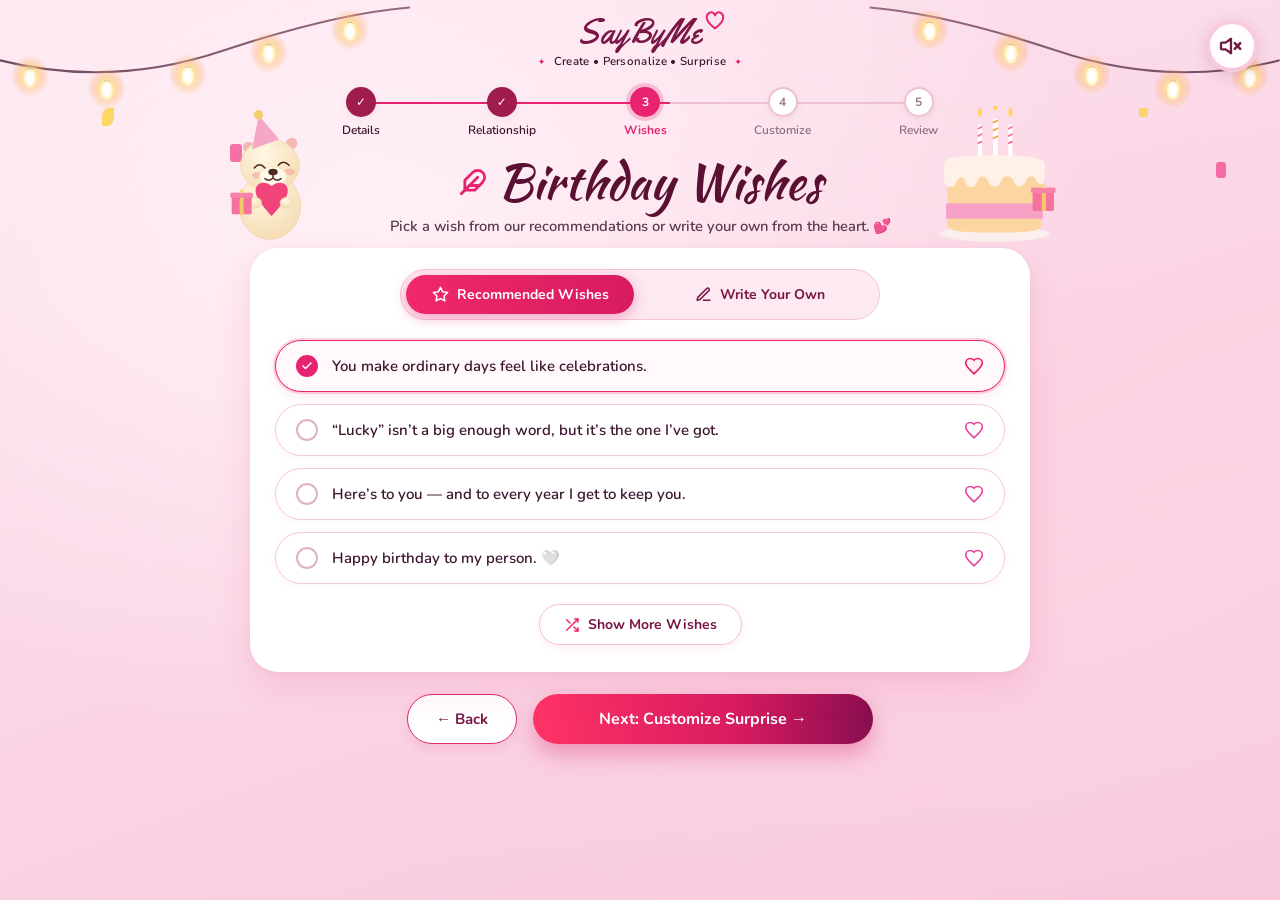
<file: step3.html>
<!DOCTYPE html>
<html lang="en">
<head>
<meta charset="UTF-8">
<meta name="viewport" content="width=device-width, initial-scale=1">
<title>SayByMe – Birthday Wishes 🎂</title>
<link rel="preconnect" href="https://fonts.googleapis.com">
<link rel="preconnect" href="https://fonts.gstatic.com" crossorigin>
<link href="https://fonts.googleapis.com/css2?family=Kaushan+Script&family=Yellowtail&family=Nunito:wght@400;500;600;700;800&display=swap" rel="stylesheet">
<style>
  :root{
    --plum:#7a1646; --rose:#e8236f; --rose-dark:#c2185b; --pink-1:#fde3ee; --pink-2:#f9c9dd;
    --ink:#3d1630; --text-muted:#7b4a6a; --field:#fff6fa; --border:#f3a9c6;
    --card-bg:#ffffff;
  }
  *{box-sizing:border-box;margin:0;padding:0}
  html,body{height:100%}
  body{
    font-family:'Nunito',system-ui,sans-serif;color:var(--ink);
    background:
      radial-gradient(ellipse at 30% 25%, #fff0f6 0%, transparent 55%),
      radial-gradient(ellipse at 80% 60%, #fbd3e3 0%, transparent 60%),
      linear-gradient(160deg,#fde6f0,#f8c6dc);
    min-height:100vh;overflow-x:hidden;position:relative;
  }

  .stage{
    position:relative;min-height:100vh;max-width:1440px;margin:0 auto;
    overflow:hidden;display:flex;flex-direction:column;
    padding-bottom:30px;
  }

  /* ---------- Header with Logo & Stepper ---------- */
  header{
    position:relative;width:100%;text-align:center;padding:16px 20px 0;z-index:10;
  }
  .logo{
    font-family:'Yellowtail',cursive;font-size:clamp(28px,2.6vw,40px);
    color:var(--plum);position:relative;display:inline-block;line-height:1;
  }
  .logo svg{position:absolute;right:-24px;top:-6px;width:22px;height:20px}
  .tag{
    margin-top:4px;font-size:clamp(11px,0.9vw,14px);font-weight:600;
    color:var(--ink);letter-spacing:.3px;
  }
  .tag i{color:var(--rose);font-style:normal;margin:0 8px;font-size:.8em}

  /* ---------- Stepper Progress Bar ---------- */
  .stepper-wrap{
    display:flex;align-items:center;justify-content:center;
    width:100%;max-width:620px;margin:18px auto 6px;padding:0 12px;
  }
  .stepper{
    display:flex;align-items:center;justify-content:space-between;
    width:100%;position:relative;list-style:none;
  }
  .stepper::before{
    content:'';position:absolute;top:15px;left:30px;right:30px;height:2px;
    background:#eec0d3;z-index:1;
  }
  .step-progress-active{
    position:absolute;top:15px;left:30px;width:50%;height:2px;
    background:var(--rose);z-index:2;
  }
  .step-item{
    position:relative;z-index:3;display:flex;flex-direction:column;align-items:center;
  }
  .step-bubble{
    width:30px;height:30px;border-radius:50%;background:#ffffff;
    border:2px solid #eec0d3;display:flex;align-items:center;justify-content:center;
    font-size:12px;font-weight:700;color:#9e788b;
    box-shadow:0 2px 8px rgba(0,0,0,0.06);transition:all 0.25s ease;
  }
  .step-item.done .step-bubble{
    background:#a01b4e;border-color:#a01b4e;color:#ffffff;
  }
  .step-item.active .step-bubble{
    background:var(--rose);border-color:var(--rose);color:#ffffff;
    box-shadow:0 0 0 4px rgba(232,35,111,0.22);
  }
  .step-label{
    margin-top:5px;font-size:12px;font-weight:600;color:#8f6d80;
  }
  .step-item.active .step-label{
    color:var(--rose);font-weight:700;
  }
  .step-item.done .step-label{
    color:var(--ink);
  }

  /* ---------- Glowing String Lights ---------- */
  .lights{position:absolute;top:0;width:32%;height:130px;z-index:2;pointer-events:none}
  .lights.l{left:0}.lights.r{right:0;transform:scaleX(-1)}

  /* ---------- Title Section with Flanking Art ---------- */
  .header-scene{
    position:relative;width:100%;max-width:880px;margin:10px auto 12px;
    display:flex;align-items:center;justify-content:center;z-index:5;
  }

  .title-content{
    text-align:center;padding:0 20px;
  }
  .title-row{
    display:inline-flex;align-items:center;justify-content:center;gap:10px;
  }
  .quill-icon{
    width:28px;height:28px;stroke:var(--rose);fill:none;stroke-width:2.4;
    stroke-linecap:round;stroke-linejoin:round;
  }
  h1{
    font-family:'Kaushan Script',cursive;font-size:clamp(34px,3.8vw,52px);
    color:#5a1032;font-weight:400;margin:0;line-height:1.15;
  }
  .sub{
    font-size:clamp(13px,1.15vw,16px);color:#5d394e;margin-top:6px;font-weight:600;
  }

  /* Flanking Bear (Left) & Cake (Right) */
  .flank-art{position:absolute;bottom:-10px;pointer-events:none;z-index:3}
  .flank-bear{left:20px;width:130px;height:140px}
  .flank-cake{right:20px;width:140px;height:140px}

  /* ---------- Main Card with Segmented Tabs ---------- */
  main{
    position:relative;z-index:5;width:100%;max-width:820px;margin:0 auto;
    padding:0 20px;
  }

  .card-container{
    background:var(--card-bg);border-radius:28px;
    box-shadow:0 16px 36px rgba(232,35,111,0.12), 0 2px 8px rgba(0,0,0,0.03);
    border:1.5px solid rgba(255,255,255,0.9);overflow:hidden;
    padding:20px 24px 26px;
  }

  /* Segmented Pill Tabs Header */
  .tabs-bar{
    display:flex;align-items:center;justify-content:center;gap:12px;
    max-width:480px;margin:0 auto 20px;background:#fde9f1;
    padding:5px;border-radius:999px;border:1px solid #f7c3d7;
  }
  .tab-btn{
    flex:1;display:flex;align-items:center;justify-content:center;gap:8px;
    padding:10px 18px;border-radius:999px;border:0;background:transparent;
    font-family:'Nunito',sans-serif;font-size:14px;font-weight:700;
    color:var(--plum);cursor:pointer;transition:all 0.25s ease;
  }
  .tab-btn.active{
    background:linear-gradient(90deg, #f0286b, #d81b60);
    color:#ffffff;box-shadow:0 4px 14px rgba(232,35,111,0.35);
  }
  .tab-btn svg{
    width:17px;height:17px;stroke:currentColor;fill:none;stroke-width:2.2;
    stroke-linecap:round;stroke-linejoin:round;
  }

  /* Wishes List */
  .wishes-list{
    display:flex;flex-direction:column;gap:12px;margin-bottom:20px;
  }
  .wish-row{
    display:flex;align-items:center;justify-content:space-between;gap:16px;
    padding:14px 20px;border-radius:999px;background:#ffffff;
    border:1.5px solid #f5c8db;cursor:pointer;
    transition:all 0.2s ease;user-select:none;
    box-shadow:0 2px 8px rgba(232,35,111,0.04);
  }
  .wish-row:hover{
    border-color:var(--rose);transform:translateY(-1px);
    box-shadow:0 4px 12px rgba(232,35,111,0.12);
  }
  .wish-row.selected{
    border-color:var(--rose);background:#fff9fb;
    box-shadow:0 0 0 2px rgba(232,35,111,0.18), 0 4px 14px rgba(232,35,111,0.1);
  }
  .wish-left{
    display:flex;align-items:center;gap:14px;flex:1;
  }
  .radio-circle{
    width:22px;height:22px;border-radius:50%;border:2px solid #e0b0c6;
    display:flex;align-items:center;justify-content:center;flex-shrink:0;
    background:#ffffff;transition:all 0.2s ease;
  }
  .wish-row.selected .radio-circle{
    border-color:var(--rose);background:var(--rose);color:#ffffff;
  }
  .radio-check{
    display:none;width:12px;height:12px;stroke:#ffffff;stroke-width:3;fill:none;
    stroke-linecap:round;stroke-linejoin:round;
  }
  .wish-row.selected .radio-check{display:block}

  .wish-text{
    font-size:15px;font-weight:600;color:var(--ink);line-height:1.4;
  }
  .wish-heart{
    width:20px;height:20px;stroke:#e8449a;fill:none;stroke-width:2;
    flex-shrink:0;transition:transform 0.2s ease;
  }
  .wish-row:hover .wish-heart{
    transform:scale(1.15);
  }
  .wish-row.selected .wish-heart{
    fill:#ffeef5;stroke:var(--rose);
  }

  /* Show More Button */
  .show-more-wrap{
    display:flex;justify-content:center;margin-top:6px;
  }
  .btn-show-more{
    display:inline-flex;align-items:center;gap:8px;
    padding:10px 24px;border-radius:999px;border:1.5px solid #f5bfd5;
    background:#ffffff;color:var(--plum);font-family:'Nunito',sans-serif;
    font-size:14px;font-weight:700;cursor:pointer;
    box-shadow:0 3px 10px rgba(232,35,111,0.08);transition:all 0.2s ease;
  }
  .btn-show-more:hover{
    border-color:var(--rose);background:#fff5f8;transform:translateY(-1px);
    box-shadow:0 5px 14px rgba(232,35,111,0.15);
  }
  .btn-show-more svg{
    width:16px;height:16px;stroke:var(--rose);fill:none;stroke-width:2.2;
    stroke-linecap:round;stroke-linejoin:round;
  }

  /* Custom Write Box View */
  .custom-write-view{
    display:none;flex-direction:column;gap:12px;margin-bottom:14px;
  }
  .custom-textarea{
    width:100%;height:140px;padding:16px 20px;border-radius:20px;
    border:1.5px solid var(--border);background:var(--field);
    font-family:'Nunito',sans-serif;font-size:15px;font-weight:600;color:var(--ink);
    outline:none;resize:none;transition:border-color 0.2s;line-height:1.6;
  }
  .custom-textarea:focus{
    border-color:var(--rose);box-shadow:0 0 0 3px rgba(232,35,111,0.15);
  }

  /* ---------- Bottom Action Buttons ---------- */
  .actions-row{
    display:flex;align-items:center;justify-content:center;gap:16px;
    width:100%;max-width:580px;margin:22px auto 0;
  }
  .btn-back{
    padding:12px 28px;height:50px;border-radius:999px;cursor:pointer;
    background:#ffffff;border:1.5px solid #d82b6c;color:#7a1646;
    font-family:'Nunito',sans-serif;font-size:15px;font-weight:700;
    display:inline-flex;align-items:center;justify-content:center;gap:8px;
    box-shadow:0 4px 12px rgba(216,43,108,0.12);text-decoration:none;
    transition:all 0.2s ease;
  }
  .btn-back:hover{
    background:#fff5f8;transform:translateY(-1px);
    box-shadow:0 6px 16px rgba(216,43,108,0.2);
  }
  .btn-next{
    flex:1;max-width:340px;height:50px;border-radius:999px;cursor:pointer;
    background:linear-gradient(90deg, #ff3366, #d81b60 60%, #880e4f);
    border:0;color:#ffffff;
    font-family:'Nunito',sans-serif;font-size:16px;font-weight:700;
    display:inline-flex;align-items:center;justify-content:center;gap:10px;
    box-shadow:0 10px 22px rgba(216,27,96,0.35);text-decoration:none;
    transition:all 0.2s ease;
  }
  .btn-next:hover{
    transform:translateY(-2px);box-shadow:0 14px 28px rgba(216,27,96,0.45);
  }

  /* Ambient confetti */
  .confetti{position:absolute;z-index:3;width:12px;height:18px;border-radius:3px;opacity:.85;animation:fall 7s ease-in-out infinite alternate;pointer-events:none}
  @keyframes fall{from{transform:translateY(0) rotate(var(--r))}to{transform:translateY(16px) rotate(calc(var(--r) + 30deg))}}
  .flame{transform-origin:50% 100%;animation:flicker 1.4s ease-in-out infinite alternate}
  @keyframes flicker{from{transform:scale(1,1)}to{transform:scale(.92,1.08) rotate(2deg)}}

  @media(max-width:768px){
    .flank-bear, .flank-cake{display:none}
    .wish-row{border-radius:24px;padding:12px 16px}
    .wish-text{font-size:14px}
  }

  @media(max-width:540px){
    header{padding:10px 12px 0}
    .stepper-wrap{margin:10px auto 4px;padding:0 6px}
    .stepper::before{left:16px;right:16px;top:13px}
    .step-progress-active{left:16px;top:13px}
    .step-bubble{width:26px;height:26px;font-size:11px}
    .step-label{font-size:10px;margin-top:3px}
    .header-scene{margin:6px auto 10px}
    h1{font-size:26px}
    .sub{font-size:13px}
    main{padding:0 12px}
    .card-container{padding:16px 14px 20px;border-radius:20px;width:100%}
    .tabs-bar{padding:4px;gap:6px;margin-bottom:14px;width:100%}
    .tab-btn{padding:8px 12px;font-size:13px}
    .wishes-list{gap:9px;margin-bottom:14px}
    .wish-row{padding:11px 13px;border-radius:18px;gap:10px}
    .wish-left{gap:10px}
    .wish-text{font-size:13.5px;line-height:1.4}
    .radio-circle{width:18px;height:18px}
    .radio-inner{width:8px;height:8px}
    .wish-heart{width:18px;height:18px}
    .btn-show-more{padding:8px 18px;font-size:13px}
    .custom-textarea{padding:12px 14px;font-size:14px;height:120px}
    .actions-row{flex-direction:column-reverse;gap:10px;width:100%;margin-top:16px}
    .btn-back,.btn-next{width:100%;max-width:100%;height:46px;justify-content:center}
    .confetti{display:none}
    .lights{height:80px;width:45%}
  }
</style>
</head>
<body>
<div class="stage">

  <!-- Realistic Glowing String Lights (Left & Right) -->
  <svg class="lights l" viewBox="0 0 480 140" preserveAspectRatio="none" aria-hidden="true">
    <defs>
      <filter id="bulb-glow" x="-60%" y="-60%" width="220%" height="220%">
        <feGaussianBlur in="SourceGraphic" stdDeviation="6" result="blur1"/>
        <feGaussianBlur in="SourceGraphic" stdDeviation="14" result="blur2"/>
        <feMerge>
          <feMergeNode in="blur2"/>
          <feMergeNode in="blur1"/>
          <feMergeNode in="SourceGraphic"/>
        </feMerge>
      </filter>
      <radialGradient id="haloGrad" cx="50%" cy="50%" r="50%">
        <stop offset="0%" stop-color="#fff8d6" stop-opacity="0.95"/>
        <stop offset="35%" stop-color="#ffca3a" stop-opacity="0.65"/>
        <stop offset="70%" stop-color="#ff9233" stop-opacity="0.25"/>
        <stop offset="100%" stop-color="#ff7b00" stop-opacity="0"/>
      </radialGradient>
      <linearGradient id="wireGrad" x1="0" y1="0" x2="1" y2="0">
        <stop offset="0%" stop-color="#6b4a5d"/>
        <stop offset="100%" stop-color="#9a6b82"/>
      </linearGradient>
    </defs>
    <path d="M0 65 Q130 95 260 55 T480 8" fill="none" stroke="url(#wireGrad)" stroke-width="2.2" stroke-linecap="round"/>
    
    <g transform="translate(35, 74)">
      <circle cx="0" cy="8" r="22" fill="url(#haloGrad)"/>
      <rect x="-3" y="0" width="6" height="4" rx="1" fill="#4a3728"/>
      <ellipse cx="0" cy="10" rx="7" ry="10" fill="#fff7d6" filter="url(#bulb-glow)"/>
      <ellipse cx="0" cy="10" rx="4.5" ry="7" fill="#ffffff"/>
    </g>
    <g transform="translate(125, 87)">
      <circle cx="0" cy="8" r="22" fill="url(#haloGrad)"/>
      <rect x="-3" y="0" width="6" height="4" rx="1" fill="#4a3728"/>
      <ellipse cx="0" cy="10" rx="7" ry="10" fill="#fff7d6" filter="url(#bulb-glow)"/>
      <ellipse cx="0" cy="10" rx="4.5" ry="7" fill="#ffffff"/>
    </g>
    <g transform="translate(220, 72)">
      <circle cx="0" cy="8" r="22" fill="url(#haloGrad)"/>
      <rect x="-3" y="0" width="6" height="4" rx="1" fill="#4a3728"/>
      <ellipse cx="0" cy="10" rx="7" ry="10" fill="#fff7d6" filter="url(#bulb-glow)"/>
      <ellipse cx="0" cy="10" rx="4.5" ry="7" fill="#ffffff"/>
    </g>
    <g transform="translate(315, 48)">
      <circle cx="0" cy="8" r="22" fill="url(#haloGrad)"/>
      <rect x="-3" y="0" width="6" height="4" rx="1" fill="#4a3728"/>
      <ellipse cx="0" cy="10" rx="7" ry="10" fill="#fff7d6" filter="url(#bulb-glow)"/>
      <ellipse cx="0" cy="10" rx="4.5" ry="7" fill="#ffffff"/>
    </g>
    <g transform="translate(410, 24)">
      <circle cx="0" cy="8" r="22" fill="url(#haloGrad)"/>
      <rect x="-3" y="0" width="6" height="4" rx="1" fill="#4a3728"/>
      <ellipse cx="0" cy="10" rx="7" ry="10" fill="#fff7d6" filter="url(#bulb-glow)"/>
      <ellipse cx="0" cy="10" rx="4.5" ry="7" fill="#ffffff"/>
    </g>
  </svg>

  <svg class="lights r" viewBox="0 0 480 140" preserveAspectRatio="none" aria-hidden="true">
    <path d="M0 65 Q130 95 260 55 T480 8" fill="none" stroke="url(#wireGrad)" stroke-width="2.2" stroke-linecap="round"/>
    <g transform="translate(35, 74)">
      <circle cx="0" cy="8" r="22" fill="url(#haloGrad)"/>
      <rect x="-3" y="0" width="6" height="4" rx="1" fill="#4a3728"/>
      <ellipse cx="0" cy="10" rx="7" ry="10" fill="#fff7d6" filter="url(#bulb-glow)"/>
      <ellipse cx="0" cy="10" rx="4.5" ry="7" fill="#ffffff"/>
    </g>
    <g transform="translate(125, 87)">
      <circle cx="0" cy="8" r="22" fill="url(#haloGrad)"/>
      <rect x="-3" y="0" width="6" height="4" rx="1" fill="#4a3728"/>
      <ellipse cx="0" cy="10" rx="7" ry="10" fill="#fff7d6" filter="url(#bulb-glow)"/>
      <ellipse cx="0" cy="10" rx="4.5" ry="7" fill="#ffffff"/>
    </g>
    <g transform="translate(220, 72)">
      <circle cx="0" cy="8" r="22" fill="url(#haloGrad)"/>
      <rect x="-3" y="0" width="6" height="4" rx="1" fill="#4a3728"/>
      <ellipse cx="0" cy="10" rx="7" ry="10" fill="#fff7d6" filter="url(#bulb-glow)"/>
      <ellipse cx="0" cy="10" rx="4.5" ry="7" fill="#ffffff"/>
    </g>
    <g transform="translate(315, 48)">
      <circle cx="0" cy="8" r="22" fill="url(#haloGrad)"/>
      <rect x="-3" y="0" width="6" height="4" rx="1" fill="#4a3728"/>
      <ellipse cx="0" cy="10" rx="7" ry="10" fill="#fff7d6" filter="url(#bulb-glow)"/>
      <ellipse cx="0" cy="10" rx="4.5" ry="7" fill="#ffffff"/>
    </g>
    <g transform="translate(410, 24)">
      <circle cx="0" cy="8" r="22" fill="url(#haloGrad)"/>
      <rect x="-3" y="0" width="6" height="4" rx="1" fill="#4a3728"/>
      <ellipse cx="0" cy="10" rx="7" ry="10" fill="#fff7d6" filter="url(#bulb-glow)"/>
      <ellipse cx="0" cy="10" rx="4.5" ry="7" fill="#ffffff"/>
    </g>
  </svg>

  <!-- Confetti decor -->
  <span class="confetti" style="--r:20deg;left:8%;top:12%;background:#fbd34d;border-radius:50% 0"></span>
  <span class="confetti" style="--r:-30deg;left:18%;top:16%;width:12px;height:18px;background:#f45b9a"></span>
  <span class="confetti" style="--r:40deg;left:89%;top:12%;width:9px;height:9px;background:#fbd34d"></span>
  <span class="confetti" style="--r:25deg;left:95%;top:18%;width:10px;height:16px;background:#f45b9a"></span>

  <header>
    <div class="logo">SayByMe
      <svg viewBox="0 0 26 24" aria-hidden="true"><path d="M13 22C2 14 1 7 6 3.5c3-2 6 0 7 3 1-3 4-5 7-3 5 3.5 4 10.5-7 18.5z" fill="none" stroke="#e8236f" stroke-width="2.4" stroke-linejoin="round"/></svg>
    </div>
    <p class="tag"><i>✦</i>Create • Personalize • Surprise<i>✦</i></p>

    <!-- Stepper Navigation (Step 3 active) -->
    <div class="stepper-wrap">
      <ol class="stepper" aria-label="Progress">
        <div class="step-progress-active"></div>
        <li class="step-item done">
          <div class="step-bubble">✓</div>
          <span class="step-label">Details</span>
        </li>
        <li class="step-item done">
          <div class="step-bubble">✓</div>
          <span class="step-label">Relationship</span>
        </li>
        <li class="step-item active">
          <div class="step-bubble">3</div>
          <span class="step-label">Wishes</span>
        </li>
        <li class="step-item">
          <div class="step-bubble">4</div>
          <span class="step-label">Customize</span>
        </li>
        <li class="step-item">
          <div class="step-bubble">5</div>
          <span class="step-label">Review</span>
        </li>
      </ol>
    </div>
  </header>

  <!-- Header Scene with Title + Flanking Bear & Cake -->
  <div class="header-scene">
    <!-- Flanking Bear (Left) -->
    <svg class="flank-art flank-bear" viewBox="0 0 300 420" aria-hidden="true">
      <defs>
        <radialGradient id="bearFur3" cx="40%" cy="30%" r="75%"><stop offset="0" stop-color="#fff7e4"/><stop offset="1" stop-color="#f5dcb2"/></radialGradient>
      </defs>
      <ellipse cx="105" cy="300" rx="92" ry="100" fill="url(#bearFur3)" stroke="#ecd0a0" stroke-width="2"/>
      <ellipse cx="38" cy="122" r="30" fill="#f3d9ae"/><circle cx="41" cy="124" r="17" fill="#f4b7b3"/>
      <ellipse cx="172" cy="110" r="30" fill="#f3d9ae"/><circle cx="170" cy="112" r="17" fill="#f4b7b3"/>
      <ellipse cx="105" cy="178" rx="88" ry="78" fill="url(#bearFur3)" stroke="#ecd0a0" stroke-width="2"/>
      <ellipse cx="68" cy="208" rx="17" ry="10" fill="#f6a9a6" opacity=".65"/>
      <ellipse cx="163" cy="198" rx="17" ry="10" fill="#f6a9a6" opacity=".65"/>
      <ellipse cx="114" cy="212" rx="41" ry="30" fill="#fff9ec" stroke="#f0dcb8" stroke-width="2"/>
      <g fill="none" stroke="#4a2a22" stroke-width="4.5" stroke-linecap="round">
        <path d="M58 186q15-19 32 0M130 178q15-19 32 0M114 208v8M114 216q-12 12-24 2M114 216q12 12 24 2"/>
      </g>
      <ellipse cx="114" cy="198" rx="14" ry="10" fill="#4d2b22"/>
      <!-- Party hat -->
      <g transform="rotate(-14 90 112)">
        <path d="M48 120L92 26l42 84z" fill="#f6a6c6"/>
        <circle cx="92" cy="24" r="14" fill="#f3cf6a"/>
      </g>
      <!-- Heart held by bear -->
      <path d="M110 240 C90 220 50 230 65 270 C80 300 110 330 110 330 C110 330 140 300 155 270 C170 230 130 220 110 240 Z" fill="#f0447a"/>
      <!-- Bear paws -->
      <ellipse cx="60" cy="290" rx="20" ry="16" fill="url(#bearFur3)" stroke="#ecd0a0" stroke-width="2"/>
      <ellipse cx="155" cy="290" rx="20" ry="16" fill="url(#bearFur3)" stroke="#ecd0a0" stroke-width="2"/>
      <!-- Gift box next to bear -->
      <rect x="-10" y="270" width="60" height="55" rx="5" fill="#f4729b"/>
      <rect x="14" y="270" width="12" height="55" fill="#f3c86b"/>
      <rect x="-14" y="260" width="68" height="15" rx="3" fill="#f784a7"/>
      <circle cx="20" cy="256" r="6" fill="#ffd682"/>
    </svg>

    <!-- Center Titles -->
    <div class="title-content">
      <div class="title-row">
        <svg class="quill-icon" viewBox="0 0 24 24"><path d="M20.24 12.24a6 6 0 0 0-8.49-8.49L5 10.5V19h8.5z"/><line x1="16" y1="8" x2="2" y2="22"/><line x1="17.5" y1="15" x2="9" y2="15"/></svg>
        <h1>Birthday Wishes</h1>
      </div>
      <p class="sub">Pick a wish from our recommendations or write your own from the heart. 💕</p>
    </div>

    <!-- Flanking Cake (Right) -->
    <svg class="flank-art flank-cake" viewBox="0 0 440 460" aria-hidden="true">
      <!-- 3 Candles -->
      <g stroke-linecap="round">
        <rect x="180" y="60" width="14" height="110" rx="7" fill="#fff"/><path d="M182 74l10-5M182 98l10-5M182 122l10-5" stroke="#f4709f" stroke-width="6"/>
        <rect x="230" y="40" width="16" height="130" rx="8" fill="#fff"/><path d="M232 54l12-6M232 80l12-6M232 106l12-6" stroke="#f4a63a" stroke-width="6"/>
        <rect x="280" y="60" width="14" height="110" rx="7" fill="#fff"/><path d="M282 74l10-5M282 98l10-5M282 122l10-5" stroke="#f4709f" stroke-width="6"/>
      </g>
      <g class="flame"><path d="M187 36c-12-12-5-24 0-32 7 9 12 20 0 32z" fill="#ffd45a"/></g>
      <g class="flame" style="animation-delay:-.4s"><path d="M238 16c-14-14-6-26 0-36 8 10 14 22 0 36z" fill="#ffd45a"/></g>
      <g class="flame" style="animation-delay:-.8s"><path d="M287 36c-12-12-5-24 0-32 7 9 12 20 0 32z" fill="#ffd45a"/></g>
      <!-- Cake body & frosting -->
      <ellipse cx="235" cy="420" rx="180" ry="26" fill="#fbf0ee"/>
      <path d="M80 230h310v160c0 20-38 26-155 26S80 410 80 390z" fill="#fbd6a0"/>
      <path d="M70 190c0-20 54-28 165-28s165 8 165 28v45c0 26-20 26-28 10-8-20-28-18-36 4-8 20-30 20-38-2-8-22-34-22-42 0-8 24-34 24-42 0-8-22-30-20-38 4-8 22-32 20-38-4-6-18-22-16-30 6-8 20-32 18-40-8z" fill="#fff0e8"/>
      <rect x="76" y="320" width="318" height="50" fill="#f7a0c6"/>
      <!-- Gift box next to cake -->
      <rect x="360" y="280" width="70" height="65" rx="6" fill="#f4729b"/>
      <rect x="390" y="280" width="14" height="65" fill="#f3c86b"/>
      <rect x="355" y="268" width="80" height="18" rx="4" fill="#f784a7"/>
      <circle cx="397" cy="264" r="7" fill="#ffd682"/>
    </svg>
  </div>

  <!-- Main Card with Segmented Tabs -->
  <main>
    <div class="card-container">
      <!-- Tabs Bar -->
      <div class="tabs-bar">
        <button id="tab-recommended" class="tab-btn active">
          <svg viewBox="0 0 24 24"><polygon points="12 2 15.09 8.26 22 9.27 17 14.14 18.18 21.02 12 17.77 5.82 21.02 7 14.14 2 9.27 8.91 8.26 12 2"/></svg>
          <span>Recommended Wishes</span>
        </button>
        <button id="tab-custom" class="tab-btn">
          <svg viewBox="0 0 24 24"><path d="M12 20h9"/><path d="M16.5 3.5a2.121 2.121 0 0 1 3 3L7 19l-4 1 1-4L16.5 3.5z"/></svg>
          <span>Write Your Own</span>
        </button>
      </div>

      <!-- Recommended Wishes View -->
      <div id="view-recommended">
        <div class="wishes-list" id="wishes-list">
          <!-- Row 1 -->
          <div class="wish-row selected" data-msg="You make ordinary days feel like celebrations.">
            <div class="wish-left">
              <div class="radio-circle">
                <svg class="radio-check" viewBox="0 0 24 24"><polyline points="20 6 9 17 4 12"/></svg>
              </div>
              <span class="wish-text">You make ordinary days feel like celebrations.</span>
            </div>
            <svg class="wish-heart" viewBox="0 0 24 24"><path d="M12 21.35l-1.45-1.32C5.4 15.36 2 12.28 2 8.5 2 5.42 4.42 3 7.5 3c1.74 0 3.41.81 4.5 2.09C13.09 3.81 14.76 3 16.5 3 19.58 3 22 5.42 22 8.5c0 3.78-3.4 6.86-8.55 11.54L12 21.35z"/></svg>
          </div>

          <!-- Row 2 -->
          <div class="wish-row" data-msg="“Lucky” isn’t a big enough word, but it’s the one I’ve got.">
            <div class="wish-left">
              <div class="radio-circle">
                <svg class="radio-check" viewBox="0 0 24 24"><polyline points="20 6 9 17 4 12"/></svg>
              </div>
              <span class="wish-text">“Lucky” isn’t a big enough word, but it’s the one I’ve got.</span>
            </div>
            <svg class="wish-heart" viewBox="0 0 24 24"><path d="M12 21.35l-1.45-1.32C5.4 15.36 2 12.28 2 8.5 2 5.42 4.42 3 7.5 3c1.74 0 3.41.81 4.5 2.09C13.09 3.81 14.76 3 16.5 3 19.58 3 22 5.42 22 8.5c0 3.78-3.4 6.86-8.55 11.54L12 21.35z"/></svg>
          </div>

          <!-- Row 3 -->
          <div class="wish-row" data-msg="Here’s to you — and to every year I get to keep you.">
            <div class="wish-left">
              <div class="radio-circle">
                <svg class="radio-check" viewBox="0 0 24 24"><polyline points="20 6 9 17 4 12"/></svg>
              </div>
              <span class="wish-text">Here’s to you — and to every year I get to keep you.</span>
            </div>
            <svg class="wish-heart" viewBox="0 0 24 24"><path d="M12 21.35l-1.45-1.32C5.4 15.36 2 12.28 2 8.5 2 5.42 4.42 3 7.5 3c1.74 0 3.41.81 4.5 2.09C13.09 3.81 14.76 3 16.5 3 19.58 3 22 5.42 22 8.5c0 3.78-3.4 6.86-8.55 11.54L12 21.35z"/></svg>
          </div>

          <!-- Row 4 -->
          <div class="wish-row" data-msg="Happy birthday to my person. 🤍">
            <div class="wish-left">
              <div class="radio-circle">
                <svg class="radio-check" viewBox="0 0 24 24"><polyline points="20 6 9 17 4 12"/></svg>
              </div>
              <span class="wish-text">Happy birthday to my person. 🤍</span>
            </div>
            <svg class="wish-heart" viewBox="0 0 24 24"><path d="M12 21.35l-1.45-1.32C5.4 15.36 2 12.28 2 8.5 2 5.42 4.42 3 7.5 3c1.74 0 3.41.81 4.5 2.09C13.09 3.81 14.76 3 16.5 3 19.58 3 22 5.42 22 8.5c0 3.78-3.4 6.86-8.55 11.54L12 21.35z"/></svg>
          </div>
        </div>

        <!-- Show More Button -->
        <div class="show-more-wrap">
          <button id="btn-show-more" class="btn-show-more" type="button">
            <svg viewBox="0 0 24 24"><polyline points="16 3 21 3 21 8"/><line x1="4" y1="20" x2="21" y2="3"/><polyline points="21 16 21 21 16 21"/><line x1="15" y1="15" x2="21" y2="21"/><line x1="4" y1="4" x2="9" y2="9"/></svg>
            <span>Show More Wishes</span>
          </button>
        </div>
      </div>

      <!-- Write Your Own View -->
      <div id="view-custom" class="custom-write-view">
        <textarea id="custom-msg" class="custom-textarea" placeholder="Write your heartfelt birthday message here... Let them know how truly special they are to you. 💕"></textarea>
      </div>
    </div>
  </main>

  <!-- Bottom Buttons -->
  <div class="actions-row">
    <a id="btn-back" href="step2.html" class="btn-back">
      <span>← Back</span>
    </a>
    <button id="btn-next" class="btn-next">
      <span>Next: Customize Surprise →</span>
    </button>
  </div>
</div>

<script>
  // Wishes Pool for Shuffle
  const WISH_SETS = [
    [
      "You make ordinary days feel like celebrations.",
      "“Lucky” isn’t a big enough word, but it’s the one I’ve got.",
      "Here’s to you — and to every year I get to keep you.",
      "Happy birthday to my person. 🤍"
    ],
    [
      "May your day be as radiant and magical as you make my life.",
      "Another year more charming, wiser, and more loved than ever.",
      "I hope your birthday cake is half as sweet as you are.",
      "To the one who holds my heart: Happy Birthday! 💖"
    ],
    [
      "Every moment with you is a gift I cherish deeply.",
      "Wishing you 365 days of laughter, dreams fulfilled, and endless joy.",
      "You deserve the universe today and every single day after.",
      "Thank you for being my constant sunshine. Happy Birthday! ☀️"
    ]
  ];

  let currentSetIdx = 0;
  let selectedWish = "You make ordinary days feel like celebrations.";
  let isCustom = false;

  // URL Params preservation
  const params = new URLSearchParams(window.location.search);
  const fromName = params.get('from') || '';
  const toName = params.get('to') || '';
  const rel = params.get('rel') || '';
  const date = params.get('date') || '';

  // Setup Back link preserving queries
  document.getElementById('btn-back').href = `step2.html?from=${encodeURIComponent(fromName)}&to=${encodeURIComponent(toName)}&rel=${encodeURIComponent(rel)}&date=${encodeURIComponent(date)}`;

  // Tab switching
  const tabRec = document.getElementById('tab-recommended');
  const tabCust = document.getElementById('tab-custom');
  const viewRec = document.getElementById('view-recommended');
  const viewCust = document.getElementById('view-custom');

  tabRec.addEventListener('click', () => {
    tabRec.classList.add('active');
    tabCust.classList.remove('active');
    viewRec.style.display = 'block';
    viewCust.style.display = 'none';
    isCustom = false;
  });

  tabCust.addEventListener('click', () => {
    tabCust.classList.add('active');
    tabRec.classList.remove('active');
    viewRec.style.display = 'none';
    viewCust.style.display = 'flex';
    isCustom = true;
    document.getElementById('custom-msg').focus();
  });

  // Attach click to wish rows
  function bindWishRows() {
    const rows = document.querySelectorAll('.wish-row');
    rows.forEach(row => {
      row.addEventListener('click', () => {
        rows.forEach(r => r.classList.remove('selected'));
        row.classList.add('selected');
        selectedWish = row.getAttribute('data-msg');
      });
    });
  }
  bindWishRows();

  // Show More Wishes (Shuffle)
  document.getElementById('btn-show-more').addEventListener('click', () => {
    currentSetIdx = (currentSetIdx + 1) % WISH_SETS.length;
    const set = WISH_SETS[currentSetIdx];
    const listEl = document.getElementById('wishes-list');
    
    listEl.innerHTML = set.map((w, i) => `
      <div class="wish-row ${i === 0 ? 'selected' : ''}" data-msg="${w.replace(/"/g, '&quot;')}">
        <div class="wish-left">
          <div class="radio-circle">
            <svg class="radio-check" viewBox="0 0 24 24"><polyline points="20 6 9 17 4 12"/></svg>
          </div>
          <span class="wish-text">${w}</span>
        </div>
        <svg class="wish-heart" viewBox="0 0 24 24"><path d="M12 21.35l-1.45-1.32C5.4 15.36 2 12.28 2 8.5 2 5.42 4.42 3 7.5 3c1.74 0 3.41.81 4.5 2.09C13.09 3.81 14.76 3 16.5 3 19.58 3 22 5.42 22 8.5c0 3.78-3.4 6.86-8.55 11.54L12 21.35z"/></svg>
      </div>
    `).join('');

    selectedWish = set[0];
    bindWishRows();
  });

  // Next Button
  document.getElementById('btn-next').addEventListener('click', () => {
    let finalMessage = selectedWish;
    if (isCustom) {
      const customVal = document.getElementById('custom-msg').value.trim();
      if (customVal) finalMessage = customVal;
    }

    const query = new URLSearchParams({
      from: fromName,
      to: toName,
      rel: rel,
      date: date,
      msg: finalMessage
    });

    window.location.href = 'step4.html?' + query.toString();
  });
</script>
<script src="bg-music.js"></script>
</body>
</html>
</file>
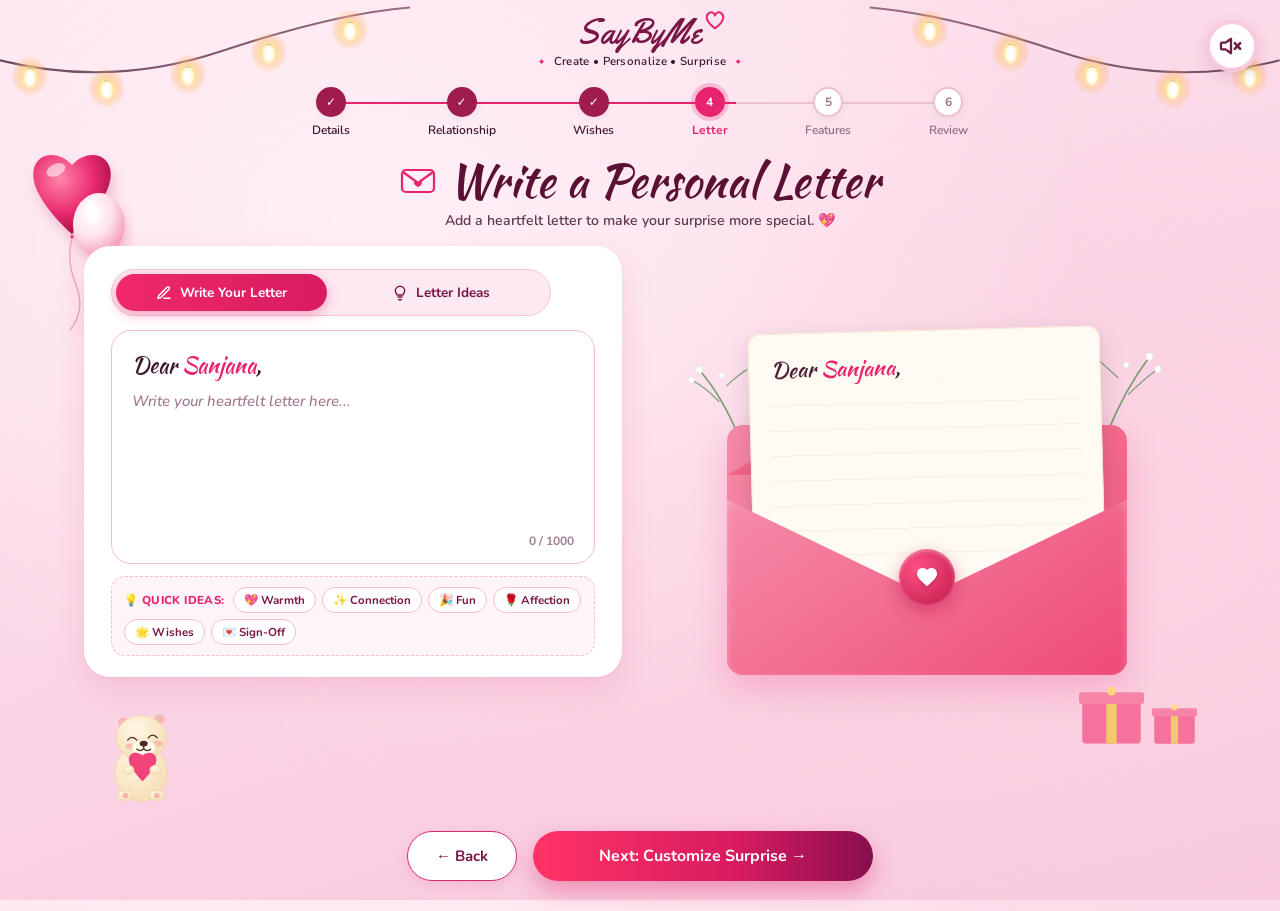
<file: step4.html>
<!DOCTYPE html>
<html lang="en">
<head>
<meta charset="UTF-8">
<meta name="viewport" content="width=device-width, initial-scale=1">
<title>SayByMe – Write a Personal Letter 💌</title>
<link rel="preconnect" href="https://fonts.googleapis.com">
<link rel="preconnect" href="https://fonts.gstatic.com" crossorigin>
<link href="https://fonts.googleapis.com/css2?family=Caveat:wght@500;600;700&family=Kaushan+Script&family=Yellowtail&family=Nunito:wght@400;500;600;700;800&display=swap" rel="stylesheet">
<style>
  :root{
    --plum:#7a1646; --rose:#e8236f; --rose-dark:#c2185b; --pink-1:#fde3ee; --pink-2:#f9c9dd;
    --ink:#3d1630; --text-muted:#7b4a6a; --field:#fff6fa; --border:#f3a9c6;
    --card-bg:#ffffff;
  }
  *{box-sizing:border-box;margin:0;padding:0}
  html,body{height:100%}
  body{
    font-family:'Nunito',system-ui,sans-serif;color:var(--ink);
    background:
      radial-gradient(ellipse at 30% 25%, #fff0f6 0%, transparent 55%),
      radial-gradient(ellipse at 80% 60%, #fbd3e3 0%, transparent 60%),
      linear-gradient(160deg,#fde6f0,#f8c6dc);
    min-height:100vh;overflow-x:hidden;position:relative;
  }

  .stage{
    position:relative;min-height:100vh;max-width:1440px;margin:0 auto;
    overflow:hidden;display:flex;flex-direction:column;
    padding-bottom:30px;
  }

  /* Floating heart petals / confetti in background */
  .floating-petal{
    position:absolute;pointer-events:none;opacity:0.35;z-index:1;
    animation:floatSlow 8s ease-in-out infinite alternate;
  }
  @keyframes floatSlow{
    0%{transform:translateY(0) rotate(0deg)}
    100%{transform:translateY(-20px) rotate(15deg)}
  }

  /* ---------- Header with Logo & Stepper ---------- */
  header{
    position:relative;width:100%;text-align:center;padding:16px 20px 0;z-index:10;
  }
  .logo{
    font-family:'Yellowtail',cursive;font-size:clamp(28px,2.6vw,40px);
    color:var(--plum);position:relative;display:inline-block;line-height:1;
  }
  .logo svg{position:absolute;right:-24px;top:-6px;width:22px;height:20px}
  .tag{
    margin-top:4px;font-size:clamp(11px,0.9vw,14px);font-weight:600;
    color:var(--ink);letter-spacing:.3px;
  }
  .tag i{color:var(--rose);font-style:normal;margin:0 8px;font-size:.8em}

  /* ---------- Stepper Progress Bar (Step 4 Active) ---------- */
  .stepper-wrap{
    display:flex;align-items:center;justify-content:center;
    width:100%;max-width:680px;margin:18px auto 6px;padding:0 12px;
  }
  .stepper{
    display:flex;align-items:center;justify-content:space-between;
    width:100%;position:relative;list-style:none;
  }
  .stepper::before{
    content:'';position:absolute;top:15px;left:30px;right:30px;height:2px;
    background:#eec0d3;z-index:1;
  }
  .step-progress-active{
    position:absolute;top:15px;left:30px;width:60%;height:2px;
    background:var(--rose);z-index:2;
  }
  .step-item{
    position:relative;z-index:3;display:flex;flex-direction:column;align-items:center;
  }
  .step-bubble{
    width:30px;height:30px;border-radius:50%;background:#ffffff;
    border:2px solid #eec0d3;display:flex;align-items:center;justify-content:center;
    font-size:12px;font-weight:700;color:#9e788b;
    box-shadow:0 2px 8px rgba(0,0,0,0.06);transition:all 0.25s ease;
  }
  .step-item.done .step-bubble{
    background:#a01b4e;border-color:#a01b4e;color:#ffffff;
  }
  .step-item.active .step-bubble{
    background:var(--rose);border-color:var(--rose);color:#ffffff;
    box-shadow:0 0 0 4px rgba(232,35,111,0.22);
  }
  .step-label{
    margin-top:5px;font-size:12px;font-weight:600;color:#8f6d80;
  }
  .step-item.active .step-label{
    color:var(--rose);font-weight:700;
  }
  .step-item.done .step-label{
    color:var(--ink);
  }

  /* ---------- Glowing Festoon String Lights ---------- */
  .lights{position:absolute;top:0;width:32%;height:130px;z-index:2;pointer-events:none}
  .lights.l{left:0}.lights.r{right:0;transform:scaleX(-1)}

  /* Floating 3D Balloons (Top Left - matching reference image) */
  .balloons-decor{
    position:absolute;left:24px;top:140px;z-index:3;pointer-events:none;
    display:flex;flex-direction:column;align-items:center;
    animation:balloonSway 5s ease-in-out infinite alternate;
  }
  @keyframes balloonSway{
    0%{transform:translateY(0) rotate(-1deg)}
    100%{transform:translateY(-14px) rotate(2deg)}
  }
  @media(max-width:1100px){
    .balloons-decor{display:none}
  }

  /* ---------- Title Section ---------- */
  .title-section{
    text-align:center;margin:10px auto 16px;z-index:5;
  }
  .title-row{
    display:inline-flex;align-items:center;justify-content:center;gap:12px;
  }
  .env-title-icon{
    width:36px;height:30px;
  }
  h1{
    font-family:'Kaushan Script',cursive;font-size:clamp(32px,3.6vw,50px);
    color:#5a1032;font-weight:400;margin:0;line-height:1.15;
  }
  .sub{
    font-size:clamp(13px,1.1vw,16px);color:#5d394e;margin-top:4px;font-weight:600;
  }

  /* ---------- Main Grid: Editor on Left + Live Letter on Right ---------- */
  main{
    position:relative;z-index:5;display:grid;
    grid-template-columns:1fr 1fr;align-items:center;justify-items:center;
    width:100%;max-width:1160px;margin:0 auto;padding:0 24px;gap:36px;
  }

  /* Left: Letter Editor Card */
  .editor-card{
    background:var(--card-bg);border-radius:26px;
    padding:22px 26px 20px;width:100%;max-width:540px;
    box-shadow:0 14px 34px rgba(232,35,111,0.12), 0 2px 6px rgba(0,0,0,0.03);
    border:1.5px solid rgba(255,255,255,0.9);
    position:relative;
  }

  /* Tabs Bar */
  .tabs-bar{
    display:flex;align-items:center;gap:8px;
    max-width:440px;margin-bottom:14px;background:#fde9f1;
    padding:4px;border-radius:999px;border:1px solid #f7c3d7;
  }
  .tab-btn{
    flex:1;display:flex;align-items:center;justify-content:center;gap:8px;
    padding:9px 16px;border-radius:999px;border:0;background:transparent;
    font-family:'Nunito',sans-serif;font-size:13.5px;font-weight:700;
    color:var(--plum);cursor:pointer;transition:all 0.25s ease;
  }
  .tab-btn.active{
    background:linear-gradient(90deg, #f0286b, #d81b60);
    color:#ffffff;box-shadow:0 4px 12px rgba(232,35,111,0.35);
  }
  .tab-btn svg{
    width:16px;height:16px;stroke:currentColor;fill:none;stroke-width:2.2;
    stroke-linecap:round;stroke-linejoin:round;
  }
  .ideas-count-badge{
    display:none;background:#ffffff;color:var(--rose);font-size:11px;
    font-weight:800;padding:2px 7px;border-radius:20px;margin-left:4px;
    box-shadow:0 1px 4px rgba(0,0,0,0.1);
  }
  .ideas-count-badge.has-items{
    display:inline-block;
  }
  .tab-btn.active .ideas-count-badge{
    background:#ffffff;color:var(--rose);
  }
  .tab-btn:not(.active) .ideas-count-badge{
    background:var(--rose);color:#ffffff;
  }

  /* Editor View */
  .editor-view{display:flex;flex-direction:column}
  
  .letter-box{
    border:1.5px solid #f7bfd4;border-radius:20px;
    background:#ffffff;padding:18px 20px 14px;
    box-shadow:inset 0 1px 3px rgba(0,0,0,0.02);
    display:flex;flex-direction:column;
  }
  .greeting-line{
    font-family:'Kaushan Script',cursive;font-size:22px;
    color:var(--ink);margin-bottom:8px;
  }
  .greeting-line span{
    color:var(--rose);
  }
  .letter-textarea{
    width:100%;height:140px;border:0;outline:0;background:transparent;
    font-family:'Nunito',sans-serif;font-size:15px;line-height:1.65;
    color:var(--ink);resize:none;
  }
  .letter-textarea::placeholder{
    color:#9f748d;font-style:italic;font-weight:500;
  }
  .counter-row{
    text-align:right;font-size:12px;font-weight:700;color:#a47e92;
    margin-top:4px;
  }

  /* Quick Suggestion Pills inside Editor View */
  .quick-ideas-row{
    display:flex;align-items:center;gap:6px;flex-wrap:wrap;
    margin-top:12px;padding:10px 12px;background:#fff5f9;
    border-radius:14px;border:1px dashed #f5bed2;
  }
  .quick-ideas-label{
    font-size:11.5px;font-weight:800;color:var(--rose);
    text-transform:uppercase;letter-spacing:0.4px;margin-right:2px;
  }
  .quick-pill{
    background:#ffffff;border:1px solid #f2bfd3;color:var(--plum);
    font-family:'Nunito',sans-serif;font-size:11.5px;font-weight:700;
    padding:4px 10px;border-radius:20px;cursor:pointer;
    transition:all 0.2s ease;display:inline-flex;align-items:center;gap:4px;
  }
  .quick-pill:hover{
    border-color:var(--rose);background:#fff0f6;transform:translateY(-1px);
  }
  .quick-pill.active{
    background:var(--rose);color:#ffffff;border-color:var(--rose);
    box-shadow:0 2px 6px rgba(232,35,111,0.25);
  }

  /* Multi-Select Suggestions View */
  .suggestions-view{
    display:none;flex-direction:column;gap:10px;max-height:265px;overflow-y:auto;
    padding-right:6px;
  }
  .suggestions-view::-webkit-scrollbar{width:4px}
  .suggestions-view::-webkit-scrollbar-thumb{background:#f3c7d6;border-radius:4px}
  
  .sugg-intro-hint{
    font-size:12px;font-weight:700;color:var(--rose);margin-bottom:2px;
    display:flex;align-items:center;justify-content:space-between;
  }
  .sugg-counter-badge{
    background:#fff0f6;border:1px solid #f3bfd3;color:var(--rose);
    padding:3px 10px;border-radius:20px;font-size:11.5px;font-weight:800;
  }
  .clear-all-sugg{
    background:none;border:0;color:#9f748d;cursor:pointer;font-size:11.5px;
    font-weight:700;text-decoration:underline;
  }
  .clear-all-sugg:hover{color:var(--rose)}

  .suggestion-chip{
    background:#fff7fa;border:1.5px solid #f3bfd3;border-radius:14px;
    padding:10px 14px;cursor:pointer;text-align:left;transition:all 0.2s ease;
    user-select:none;position:relative;
  }
  .suggestion-chip:hover{
    border-color:var(--rose);background:#ffffff;
    box-shadow:0 3px 10px rgba(232,35,111,0.12);transform:translateY(-1px);
  }
  .suggestion-chip.active-added{
    background:#fff0f6;border-color:var(--rose);
    box-shadow:0 0 0 1.5px var(--rose), 0 4px 12px rgba(232,35,111,0.15);
  }

  .sugg-header-row{
    display:flex;align-items:center;justify-content:space-between;margin-bottom:4px;
  }
  .sugg-tag{
    font-size:11.5px;font-weight:800;text-transform:uppercase;letter-spacing:0.5px;
    color:var(--rose);display:flex;align-items:center;gap:4px;
  }
  .add-badge{
    font-size:11px;font-weight:800;padding:2px 10px;border-radius:50px;
    background:#fde3ee;color:var(--plum);transition:all 0.2s ease;
    display:inline-flex;align-items:center;gap:3px;
  }
  .suggestion-chip.active-added .add-badge{
    background:var(--rose);color:#ffffff;
  }

  .sugg-text{
    font-size:13px;line-height:1.45;color:var(--ink);font-weight:600;display:block;
  }

  .apply-row{
    display:flex;justify-content:center;margin-top:6px;position:sticky;bottom:0;
    background:linear-gradient(180deg, rgba(255,255,255,0) 0%, #ffffff 40%);
    padding-top:6px;
  }
  .btn-done-sugg{
    background:linear-gradient(90deg, #f0286b, #d81b60);color:#ffffff;
    border:0;padding:9px 22px;border-radius:50px;font-size:13px;
    font-weight:700;cursor:pointer;box-shadow:0 4px 12px rgba(232,35,111,0.28);
    transition:all 0.2s ease;
  }
  .btn-done-sugg:hover{
    transform:translateY(-1px);box-shadow:0 6px 16px rgba(232,35,111,0.38);
  }

  /* Left Teddy Bear Accent */
  .bear-accent{
    position:relative;width:120px;height:120px;margin-top:10px;margin-left:10px;
    pointer-events:none;
  }

  /* Right: Live Open Envelope & Letter Preview */
  .envelope-stage{
    position:relative;width:100%;max-width:520px;height:400px;
    display:flex;align-items:center;justify-content:center;
  }

  /* Delicate floral decor behind envelope */
  .flower-sprig{
    position:absolute;pointer-events:none;z-index:1;
  }
  .sprig-left{left:16px;top:20px;width:80px;height:95px}
  .sprig-right{right:20px;top:10px;width:85px;height:100px}

  /* Envelope body */
  .envelope-wrap{
    position:relative;width:400px;height:250px;z-index:2;margin-top:40px;
  }

  /* Envelope back & flap */
  .env-back{
    position:absolute;inset:0;background:linear-gradient(135deg, #f78ba9, #f2557e);
    border-radius:16px;box-shadow:0 14px 34px rgba(232,35,111,0.22);
  }
  .env-flap-back{
    position:absolute;top:-60px;left:0;right:0;height:110px;
    background:linear-gradient(180deg, #f9a3bc, #f26287);
    clip-path:polygon(0 100%, 50% 0, 100% 100%);
    border-radius:8px 8px 0 0;
  }

  /* Letter Paper sticking out - Raised for clear readability */
  .letter-paper{
    position:absolute;top:-95px;left:24px;width:352px;height:275px;
    background:#fffbf2;border-radius:12px;
    box-shadow:0 8px 24px rgba(0,0,0,0.14), inset 0 0 0 1px #fae6cf;
    padding:20px 22px 16px;z-index:3;
    display:flex;flex-direction:column;
    transform:rotate(-1.5deg);
    transition:transform 0.25s ease;
  }
  .paper-greeting{
    font-family:'Kaushan Script',cursive;font-size:22px;
    color:#4a2038;margin-bottom:6px;
  }
  .paper-greeting span{color:#e8236f}
  .paper-body{
    font-family:'Caveat',cursive;font-size:18px;line-height:1.5;
    color:#4a2038;flex:1;overflow-y:auto;padding-right:4px;
    white-space:pre-wrap;word-break:break-word;
  }
  .paper-body::-webkit-scrollbar{width:4px}
  .paper-body::-webkit-scrollbar-thumb{background:#f3c7d6;border-radius:4px}
  .paper-heart{
    align-self:flex-end;width:22px;height:22px;
    fill:none;stroke:#e8236f;stroke-width:2.2;margin-top:2px;flex-shrink:0;
  }

  /* Lined guide styling on paper */
  .letter-paper::before{
    content:'';position:absolute;inset:48px 20px 30px;
    background:repeating-linear-gradient(transparent, transparent 24px, #f5e4d3 24px, #f5e4d3 25px);
    pointer-events:none;opacity:0.55;
  }

  /* Envelope front pocket & side folds */
  .env-front{
    position:absolute;bottom:0;left:0;right:0;height:175px;z-index:4;
    background:linear-gradient(145deg, #f68ca9, #ee4a77);
    clip-path:polygon(0 0, 50% 55%, 100% 0, 100% 100%, 0 100%);
    border-radius:0 0 16px 16px;
    box-shadow:inset 0 4px 10px rgba(255,255,255,0.25);
  }

  /* Pink Wax Seal with heart */
  .wax-seal{
    position:absolute;bottom:70px;left:50%;transform:translateX(-50%);
    width:56px;height:56px;border-radius:50%;
    background:radial-gradient(circle at 35% 35%, #ff5285, #bd1546);
    box-shadow:0 6px 16px rgba(189,21,70,0.45), inset 0 2px 4px rgba(255,255,255,0.4);
    z-index:6;display:flex;align-items:center;justify-content:center;
  }
  .wax-seal svg{
    width:24px;height:24px;fill:#ffffff;filter:drop-shadow(0 1px 2px rgba(0,0,0,0.2));
  }

  /* Gift Boxes (Bottom Right) */
  .gifts-corner{
    position:absolute;right:-10px;bottom:-15px;z-index:5;pointer-events:none;
    display:flex;align-items:flex-end;gap:8px;
  }

  /* ---------- Bottom Action Buttons ---------- */
  .actions-row{
    display:flex;align-items:center;justify-content:center;gap:16px;
    width:100%;max-width:580px;margin:18px auto 0;
  }
  .btn-back{
    padding:12px 28px;height:50px;border-radius:999px;cursor:pointer;
    background:#ffffff;border:1.5px solid #d82b6c;color:#7a1646;
    font-family:'Nunito',sans-serif;font-size:15px;font-weight:700;
    display:inline-flex;align-items:center;justify-content:center;gap:8px;
    box-shadow:0 4px 12px rgba(216,43,108,0.12);text-decoration:none;
    transition:all 0.2s ease;
  }
  .btn-back:hover{
    background:#fff5f8;transform:translateY(-1px);
    box-shadow:0 6px 16px rgba(216,43,108,0.2);
  }
  .btn-next{
    flex:1;max-width:340px;height:50px;border-radius:999px;cursor:pointer;
    background:linear-gradient(90deg, #ff3366, #d81b60 60%, #880e4f);
    border:0;color:#ffffff;
    font-family:'Nunito',sans-serif;font-size:16px;font-weight:700;
    display:inline-flex;align-items:center;justify-content:center;gap:10px;
    box-shadow:0 10px 22px rgba(216,27,96,0.35);text-decoration:none;
    transition:all 0.2s ease;
  }
  .btn-next:hover{
    transform:translateY(-2px);box-shadow:0 14px 28px rgba(216,27,96,0.45);
  }

  /* Toast Notification */
  .toast{
    position:fixed;bottom:24px;left:50%;transform:translateX(-50%) translateY(100px);
    background:#3d1630;color:#ffffff;padding:10px 22px;border-radius:50px;
    font-size:13.5px;font-weight:600;box-shadow:0 8px 24px rgba(0,0,0,0.2);
    pointer-events:none;opacity:0;transition:all 0.3s cubic-bezier(0.16, 1, 0.3, 1);
    z-index:1000;display:flex;align-items:center;gap:8px;
  }
  .toast.show{transform:translateX(-50%) translateY(0);opacity:1}

  @media(max-width:920px){
    main{grid-template-columns:1fr;gap:20px;padding:0 16px}
    .envelope-stage{height:340px}
    .envelope-wrap{width:340px;height:220px}
    .letter-paper{width:300px;top:-75px;left:20px;height:240px}
    .bear-accent{display:none}
  }

  @media(max-width:540px){
    header{padding:10px 12px 0}
    .stepper-wrap{margin:10px auto 4px;padding:0 6px}
    .stepper::before{left:16px;right:16px;top:13px}
    .step-progress-active{left:16px;top:13px}
    .step-bubble{width:26px;height:26px;font-size:11px}
    .step-label{font-size:10px;margin-top:3px}
    .title-section{margin:6px auto 10px}
    h1{font-size:26px}
    .sub{font-size:13px}
    main{padding:0 12px;gap:16px}
    .editor-card{padding:16px 14px 18px;border-radius:20px;width:100%}
    .tabs-bar{padding:3px;gap:4px;margin-bottom:12px;width:100%}
    .tab-btn{padding:7px 10px;font-size:12.5px}
    .envelope-stage{height:250px;width:100%;display:flex;align-items:center;justify-content:center;margin:0 auto}
    .envelope-wrap{width:min(100%, 290px);height:180px;margin:0 auto}
    .letter-paper{width:min(calc(100% - 24px), 254px);top:-55px;left:12px;height:195px;padding:12px 14px}
    .letter-paper .paper-body{font-size:14px;line-height:1.45}
    .actions-row{flex-direction:column-reverse;gap:10px;width:100%;margin-top:16px}
    .btn-back,.btn-next{width:100%;max-width:100%;height:46px;justify-content:center}
    .floating-petal{display:none}
    .lights{height:80px;width:45%}
  }
</style>
</head>
<body>
<div class="stage">

  <!-- Realistic Glowing String Lights (Left & Right) -->
  <svg class="lights l" viewBox="0 0 480 140" preserveAspectRatio="none" aria-hidden="true">
    <defs>
      <filter id="bulb-glow" x="-60%" y="-60%" width="220%" height="220%">
        <feGaussianBlur in="SourceGraphic" stdDeviation="6" result="blur1"/>
        <feGaussianBlur in="SourceGraphic" stdDeviation="14" result="blur2"/>
        <feMerge>
          <feMergeNode in="blur2"/>
          <feMergeNode in="blur1"/>
          <feMergeNode in="SourceGraphic"/>
        </feMerge>
      </filter>
      <radialGradient id="haloGrad" cx="50%" cy="50%" r="50%">
        <stop offset="0%" stop-color="#fff8d6" stop-opacity="0.95"/>
        <stop offset="35%" stop-color="#ffca3a" stop-opacity="0.65"/>
        <stop offset="70%" stop-color="#ff9233" stop-opacity="0.25"/>
        <stop offset="100%" stop-color="#ff7b00" stop-opacity="0"/>
      </radialGradient>
      <linearGradient id="wireGrad" x1="0" y1="0" x2="1" y2="0">
        <stop offset="0%" stop-color="#6b4a5d"/>
        <stop offset="100%" stop-color="#9a6b82"/>
      </linearGradient>
    </defs>
    <path d="M0 65 Q130 95 260 55 T480 8" fill="none" stroke="url(#wireGrad)" stroke-width="2.2" stroke-linecap="round"/>
    
    <g transform="translate(35, 74)">
      <circle cx="0" cy="8" r="22" fill="url(#haloGrad)"/>
      <rect x="-3" y="0" width="6" height="4" rx="1" fill="#4a3728"/>
      <ellipse cx="0" cy="10" rx="7" ry="10" fill="#fff7d6" filter="url(#bulb-glow)"/>
      <ellipse cx="0" cy="10" rx="4.5" ry="7" fill="#ffffff"/>
    </g>
    <g transform="translate(125, 87)">
      <circle cx="0" cy="8" r="22" fill="url(#haloGrad)"/>
      <rect x="-3" y="0" width="6" height="4" rx="1" fill="#4a3728"/>
      <ellipse cx="0" cy="10" rx="7" ry="10" fill="#fff7d6" filter="url(#bulb-glow)"/>
      <ellipse cx="0" cy="10" rx="4.5" ry="7" fill="#ffffff"/>
    </g>
    <g transform="translate(220, 72)">
      <circle cx="0" cy="8" r="22" fill="url(#haloGrad)"/>
      <rect x="-3" y="0" width="6" height="4" rx="1" fill="#4a3728"/>
      <ellipse cx="0" cy="10" rx="7" ry="10" fill="#fff7d6" filter="url(#bulb-glow)"/>
      <ellipse cx="0" cy="10" rx="4.5" ry="7" fill="#ffffff"/>
    </g>
    <g transform="translate(315, 48)">
      <circle cx="0" cy="8" r="22" fill="url(#haloGrad)"/>
      <rect x="-3" y="0" width="6" height="4" rx="1" fill="#4a3728"/>
      <ellipse cx="0" cy="10" rx="7" ry="10" fill="#fff7d6" filter="url(#bulb-glow)"/>
      <ellipse cx="0" cy="10" rx="4.5" ry="7" fill="#ffffff"/>
    </g>
    <g transform="translate(410, 24)">
      <circle cx="0" cy="8" r="22" fill="url(#haloGrad)"/>
      <rect x="-3" y="0" width="6" height="4" rx="1" fill="#4a3728"/>
      <ellipse cx="0" cy="10" rx="7" ry="10" fill="#fff7d6" filter="url(#bulb-glow)"/>
      <ellipse cx="0" cy="10" rx="4.5" ry="7" fill="#ffffff"/>
    </g>
  </svg>

  <svg class="lights r" viewBox="0 0 480 140" preserveAspectRatio="none" aria-hidden="true">
    <path d="M0 65 Q130 95 260 55 T480 8" fill="none" stroke="url(#wireGrad)" stroke-width="2.2" stroke-linecap="round"/>
    <g transform="translate(35, 74)">
      <circle cx="0" cy="8" r="22" fill="url(#haloGrad)"/>
      <rect x="-3" y="0" width="6" height="4" rx="1" fill="#4a3728"/>
      <ellipse cx="0" cy="10" rx="7" ry="10" fill="#fff7d6" filter="url(#bulb-glow)"/>
      <ellipse cx="0" cy="10" rx="4.5" ry="7" fill="#ffffff"/>
    </g>
    <g transform="translate(125, 87)">
      <circle cx="0" cy="8" r="22" fill="url(#haloGrad)"/>
      <rect x="-3" y="0" width="6" height="4" rx="1" fill="#4a3728"/>
      <ellipse cx="0" cy="10" rx="7" ry="10" fill="#fff7d6" filter="url(#bulb-glow)"/>
      <ellipse cx="0" cy="10" rx="4.5" ry="7" fill="#ffffff"/>
    </g>
    <g transform="translate(220, 72)">
      <circle cx="0" cy="8" r="22" fill="url(#haloGrad)"/>
      <rect x="-3" y="0" width="6" height="4" rx="1" fill="#4a3728"/>
      <ellipse cx="0" cy="10" rx="7" ry="10" fill="#fff7d6" filter="url(#bulb-glow)"/>
      <ellipse cx="0" cy="10" rx="4.5" ry="7" fill="#ffffff"/>
    </g>
    <g transform="translate(315, 48)">
      <circle cx="0" cy="8" r="22" fill="url(#haloGrad)"/>
      <rect x="-3" y="0" width="6" height="4" rx="1" fill="#4a3728"/>
      <ellipse cx="0" cy="10" rx="7" ry="10" fill="#fff7d6" filter="url(#bulb-glow)"/>
      <ellipse cx="0" cy="10" rx="4.5" ry="7" fill="#ffffff"/>
    </g>
    <g transform="translate(410, 24)">
      <circle cx="0" cy="8" r="22" fill="url(#haloGrad)"/>
      <rect x="-3" y="0" width="6" height="4" rx="1" fill="#4a3728"/>
      <ellipse cx="0" cy="10" rx="7" ry="10" fill="#fff7d6" filter="url(#bulb-glow)"/>
      <ellipse cx="0" cy="10" rx="4.5" ry="7" fill="#ffffff"/>
    </g>
  </svg>

  <!-- 3D Glossy Floating Balloons (matching reference screenshot) -->
  <div class="balloons-decor" aria-hidden="true">
    <svg width="110" height="200" viewBox="0 0 110 200" fill="none">
      <defs>
        <radialGradient id="balloonPink" cx="35%" cy="30%" r="70%">
          <stop offset="0%" stop-color="#ff85aa"/>
          <stop offset="60%" stop-color="#eb2d72"/>
          <stop offset="100%" stop-color="#ab134a"/>
        </radialGradient>
        <radialGradient id="balloonWhite" cx="35%" cy="30%" r="70%">
          <stop offset="0%" stop-color="#ffffff"/>
          <stop offset="55%" stop-color="#ffe4ed"/>
          <stop offset="100%" stop-color="#f5a4be"/>
        </radialGradient>
        <filter id="balloonShadow" x="-20%" y="-20%" width="140%" height="140%">
          <feDropShadow dx="3" dy="8" stdDeviation="6" flood-color="rgba(189,21,70,0.2)"/>
        </filter>
      </defs>
      <!-- Pink Heart Balloon -->
      <g filter="url(#balloonShadow)">
        <path d="M48 25 C30 5, 0 16, 12 48 C22 72, 48 94, 48 94 C48 94, 74 72, 84 48 C96 16, 66 5, 48 25 Z" fill="url(#balloonPink)"/>
        <!-- Specular shine on heart -->
        <ellipse cx="32" cy="30" rx="10" ry="6" transform="rotate(-25 32 30)" fill="#ffffff" opacity="0.55"/>
        <path d="M48 94 L46 98 L50 98 Z" fill="#eb2d72"/>
        <path d="M48 98 Q42 120, 52 145 T46 190" stroke="#f09db9" stroke-width="1.3" fill="none"/>
      </g>
      <!-- Pearl Round Balloon in background -->
      <g filter="url(#balloonShadow)">
        <ellipse cx="75" cy="85" rx="26" ry="32" fill="url(#balloonWhite)"/>
        <ellipse cx="68" cy="72" rx="7" ry="12" transform="rotate(-15 68 72)" fill="#ffffff" opacity="0.75"/>
        <polygon points="73,117 77,117 75,121" fill="#f5a4be"/>
        <path d="M75 121 Q82 140, 72 165 T78 200" stroke="#f09db9" stroke-width="1.3" fill="none"/>
      </g>
    </svg>
  </div>

  <header>
    <div class="logo">SayByMe
      <svg viewBox="0 0 26 24" aria-hidden="true"><path d="M13 22C2 14 1 7 6 3.5c3-2 6 0 7 3 1-3 4-5 7-3 5 3.5 4 10.5-7 18.5z" fill="none" stroke="#e8236f" stroke-width="2.4" stroke-linejoin="round"/></svg>
    </div>
    <p class="tag"><i>✦</i>Create • Personalize • Surprise<i>✦</i></p>

    <!-- Stepper Navigation (Step 4 Active) -->
    <div class="stepper-wrap">
      <ol class="stepper" aria-label="Progress">
        <div class="step-progress-active"></div>
        <li class="step-item done">
          <div class="step-bubble">✓</div>
          <span class="step-label">Details</span>
        </li>
        <li class="step-item done">
          <div class="step-bubble">✓</div>
          <span class="step-label">Relationship</span>
        </li>
        <li class="step-item done">
          <div class="step-bubble">✓</div>
          <span class="step-label">Wishes</span>
        </li>
        <li class="step-item active">
          <div class="step-bubble">4</div>
          <span class="step-label">Letter</span>
        </li>
        <li class="step-item">
          <div class="step-bubble">5</div>
          <span class="step-label">Features</span>
        </li>
        <li class="step-item">
          <div class="step-bubble">6</div>
          <span class="step-label">Review</span>
        </li>
      </ol>
    </div>
  </header>

  <!-- Title section -->
  <div class="title-section">
    <div class="title-row">
      <!-- Pink envelope icon with heart -->
      <svg class="env-title-icon" viewBox="0 0 36 30" fill="none">
        <rect x="2" y="4" width="32" height="22" rx="4" stroke="#e8236f" stroke-width="2.2" fill="#fff0f5"/>
        <path d="M3 6l15 11L33 6" stroke="#e8236f" stroke-width="2.2" stroke-linecap="round"/>
        <path d="M18 16c-1.5-1.5-4-1-4 1 0 2 4 4 4 4s4-2 4-4c0-2-2.5-2.5-4-1z" fill="#e8236f"/>
      </svg>
      <h1>Write a Personal Letter</h1>
    </div>
    <p class="sub">Add a heartfelt letter to make your surprise more special. 💖</p>
  </div>

  <!-- Main Content Area -->
  <main>
    <!-- Left Column: Letter Editor Card -->
    <div>
      <div class="editor-card">
        <!-- Tabs Bar -->
        <div class="tabs-bar">
          <button id="tab-write" class="tab-btn active" type="button">
            <svg viewBox="0 0 24 24"><path d="M12 20h9"/><path d="M16.5 3.5a2.121 2.121 0 0 1 3 3L7 19l-4 1 1-4L16.5 3.5z"/></svg>
            <span>Write Your Letter</span>
          </button>
          <button id="tab-ideas" class="tab-btn" type="button">
            <svg viewBox="0 0 24 24"><path d="M9 18h6"/><path d="M10 22h4"/><path d="M12 2a7 7 0 0 0-7 7c0 2.5 1.5 4.5 3 6h8c1.5-1.5 3-3.5 3-6a7 7 0 0 0-7-7z"/></svg>
            <span>Letter Ideas</span>
            <span id="tab-ideas-badge" class="ideas-count-badge">0</span>
          </button>
        </div>

        <!-- Editor View -->
        <div id="view-write" class="editor-view">
          <div class="letter-box">
            <div class="greeting-line">
              Dear <span id="recipient-heading">Sanjana</span>,
            </div>
            <textarea id="letter-input" class="letter-textarea" placeholder="Write your heartfelt letter here..." maxlength="1000"></textarea>
            <div class="counter-row">
              <span id="char-count">0</span> / 1000
            </div>
          </div>

          <!-- Quick Suggestion Insert Pills -->
          <div class="quick-ideas-row">
            <span class="quick-ideas-label">💡 Quick Ideas:</span>
            <button type="button" class="quick-pill" data-id="1">💖 Warmth</button>
            <button type="button" class="quick-pill" data-id="2">✨ Connection</button>
            <button type="button" class="quick-pill" data-id="3">🎉 Fun</button>
            <button type="button" class="quick-pill" data-id="4">🌹 Affection</button>
            <button type="button" class="quick-pill" data-id="7">🌟 Wishes</button>
            <button type="button" class="quick-pill" data-id="8">💌 Sign-Off</button>
          </div>
        </div>

        <!-- Multi-Select Suggestions View -->
        <div id="view-ideas" class="suggestions-view">
          <div class="sugg-intro-hint">
            <span>✨ Tap multiple suggestions to combine them:</span>
            <div style="display:flex;align-items:center;gap:8px">
              <span id="sugg-counter-badge" class="sugg-counter-badge">0 selected</span>
              <button id="btn-clear-sugg" class="clear-all-sugg" type="button">Clear All</button>
            </div>
          </div>

          <!-- Suggestion 1 -->
          <div class="suggestion-chip" data-id="1" data-text="Every day with you feels like a quiet celebration. Thank you for your warmth, your contagious laughter, and the kindness you bring into my world.">
            <div class="sugg-header-row">
              <span class="sugg-tag">💖 Warm Gratitude</span>
              <span class="add-badge">+ Add</span>
            </div>
            <span class="sugg-text">"Every day with you feels like a quiet celebration. Thank you for your warmth, your contagious laughter, and the kindness you bring into my world."</span>
          </div>

          <!-- Suggestion 2 -->
          <div class="suggestion-chip" data-id="2" data-text="Looking back at everything we've shared, I'm constantly reminded of how blessed I am to have you in my corner. You inspire me every single day.">
            <div class="sugg-header-row">
              <span class="sugg-tag">✨ Deep Connection</span>
              <span class="add-badge">+ Add</span>
            </div>
            <span class="sugg-text">"Looking back at everything we've shared, I'm constantly reminded of how blessed I am to have you in my corner. You inspire me every single day."</span>
          </div>

          <!-- Suggestion 3 -->
          <div class="suggestion-chip" data-id="3" data-text="Happy birthday to my favorite human! Another year older, wiser, and still the one who laughs at all my terrible jokes. Here's to countless more memories!">
            <div class="sugg-header-row">
              <span class="sugg-tag">🎉 Playful & Fun</span>
              <span class="add-badge">+ Add</span>
            </div>
            <span class="sugg-text">"Happy birthday to my favorite human! Another year older, wiser, and still the one who laughs at all my terrible jokes. Here's to countless more memories!"</span>
          </div>

          <!-- Suggestion 4 -->
          <div class="suggestion-chip" data-id="4" data-text="You have this effortless way of making everything brighter just by being yourself. I love you more than words could ever fit on this page.">
            <div class="sugg-header-row">
              <span class="sugg-tag">🌹 Pure Affection</span>
              <span class="add-badge">+ Add</span>
            </div>
            <span class="sugg-text">"You have this effortless way of making everything brighter just by being yourself. I love you more than words could ever fit on this page."</span>
          </div>

          <!-- Suggestion 5 -->
          <div class="suggestion-chip" data-id="5" data-text="Every memory with you is a treasure I hold close to my heart. Thank you for always being the reason behind my happiest smiles.">
            <div class="sugg-header-row">
              <span class="sugg-tag">🧸 Cherished Memories</span>
              <span class="add-badge">+ Add</span>
            </div>
            <span class="sugg-text">"Every memory with you is a treasure I hold close to my heart. Thank you for always being the reason behind my happiest smiles."</span>
          </div>

          <!-- Suggestion 6 -->
          <div class="suggestion-chip" data-id="6" data-text="Through every high and low, you've been my constant anchor and greatest supporter. I'm so grateful for you today and every day.">
            <div class="sugg-header-row">
              <span class="sugg-tag">💪 Always By My Side</span>
              <span class="add-badge">+ Add</span>
            </div>
            <span class="sugg-text">"Through every high and low, you've been my constant anchor and greatest supporter. I'm so grateful for you today and every day."</span>
          </div>

          <!-- Suggestion 7 -->
          <div class="suggestion-chip" data-id="7" data-text="May this new chapter overflow with spontaneous adventures, fulfilled wishes, and reasons to smile every single morning.">
            <div class="sugg-header-row">
              <span class="sugg-tag">🌟 Birthday Wishes</span>
              <span class="add-badge">+ Add</span>
            </div>
            <span class="sugg-text">"May this new chapter overflow with spontaneous adventures, fulfilled wishes, and reasons to smile every single morning."</span>
          </div>

          <!-- Suggestion 8 -->
          <div class="suggestion-chip" data-id="8" data-text="Here's to celebrating you today and cherishing you always. Happy Birthday, my love! 🎂💖">
            <div class="sugg-header-row">
              <span class="sugg-tag">💌 Heartfelt Sign-Off</span>
              <span class="add-badge">+ Add</span>
            </div>
            <span class="sugg-text">"Here's to celebrating you today and cherishing you always. Happy Birthday, my love! 🎂💖"</span>
          </div>

          <div class="apply-row">
            <button id="btn-back-to-editor" class="btn-done-sugg" type="button">✍️ View Composed Letter</button>
          </div>
        </div>
      </div>

      <!-- Teddy Bear Accent sitting below editor -->
      <svg class="bear-accent" viewBox="0 0 300 420" aria-hidden="true">
        <defs>
          <radialGradient id="bearFur4" cx="40%" cy="30%" r="75%"><stop offset="0%" stop-color="#fff7e4"/><stop offset="1" stop-color="#f5dcb2"/></radialGradient>
        </defs>
        <ellipse cx="105" cy="300" rx="92" ry="100" fill="url(#bearFur4)" stroke="#ecd0a0" stroke-width="2"/>
        <ellipse cx="38" cy="122" r="30" fill="#f3d9ae"/><circle cx="41" cy="124" r="17" fill="#f4b7b3"/>
        <ellipse cx="172" cy="110" r="30" fill="#f3d9ae"/><circle cx="170" cy="112" r="17" fill="#f4b7b3"/>
        <ellipse cx="105" cy="178" rx="88" ry="78" fill="url(#bearFur4)" stroke="#ecd0a0" stroke-width="2"/>
        <ellipse cx="68" cy="208" rx="17" ry="10" fill="#f6a9a6" opacity=".65"/>
        <ellipse cx="163" cy="198" rx="17" ry="10" fill="#f6a9a6" opacity=".65"/>
        <ellipse cx="114" cy="212" rx="41" ry="30" fill="#fff9ec" stroke="#f0dcb8" stroke-width="2"/>
        <g fill="none" stroke="#4a2a22" stroke-width="4.5" stroke-linecap="round">
          <path d="M58 186q15-19 32 0M130 178q15-19 32 0M114 208v8M114 216q-12 12-24 2M114 216q12 12 24 2"/>
        </g>
        <ellipse cx="114" cy="198" rx="14" ry="10" fill="#4d2b22"/>
        <!-- Heart held by bear -->
        <path d="M110 240 C90 220 50 230 65 270 C80 300 110 330 110 330 C110 330 140 300 155 270 C170 230 130 220 110 240 Z" fill="#f0447a"/>
        <ellipse cx="60" cy="290" rx="20" ry="16" fill="url(#bearFur4)" stroke="#ecd0a0" stroke-width="2"/>
        <ellipse cx="155" cy="290" rx="20" ry="16" fill="url(#bearFur4)" stroke="#ecd0a0" stroke-width="2"/>
        <ellipse cx="50" cy="380" rx="28" ry="18" fill="url(#bearFur4)" stroke="#ecd0a0" stroke-width="2"/>
        <circle cx="50" cy="380" r="10" fill="#f4b7b3"/>
        <ellipse cx="160" cy="380" rx="28" ry="18" fill="url(#bearFur4)" stroke="#ecd0a0" stroke-width="2"/>
        <circle cx="160" cy="380" r="10" fill="#f4b7b3"/>
      </svg>
    </div>

    <!-- Right Column: Envelope with Live Letter Inside -->
    <div class="envelope-stage">
      <!-- White Floral Sprigs (Baby's breath & foliage behind envelope) -->
      <svg class="flower-sprig sprig-left" viewBox="0 0 100 120" fill="none">
        <path d="M70 110 Q50 60, 20 25" stroke="#799b70" stroke-width="2" stroke-linecap="round"/>
        <path d="M45 65 Q25 45, 10 38" stroke="#799b70" stroke-width="1.5" stroke-linecap="round"/>
        <path d="M55 45 Q70 30, 85 22" stroke="#799b70" stroke-width="1.5" stroke-linecap="round"/>
        <circle cx="20" cy="25" r="4.5" fill="#ffffff" stroke="#e0e8db" stroke-width="1"/>
        <circle cx="10" cy="38" r="4" fill="#ffffff" stroke="#e0e8db" stroke-width="1"/>
        <circle cx="85" cy="22" r="4.5" fill="#ffffff" stroke="#e0e8db" stroke-width="1"/>
        <circle cx="48" cy="32" r="3.5" fill="#ffffff" stroke="#e0e8db" stroke-width="1"/>
      </svg>
      <svg class="flower-sprig sprig-right" viewBox="0 0 100 120" fill="none">
        <path d="M30 110 Q50 60, 80 20" stroke="#799b70" stroke-width="2" stroke-linecap="round"/>
        <path d="M55 65 Q75 45, 90 35" stroke="#799b70" stroke-width="1.5" stroke-linecap="round"/>
        <path d="M42 45 Q25 30, 15 20" stroke="#799b70" stroke-width="1.5" stroke-linecap="round"/>
        <circle cx="80" cy="20" r="4.5" fill="#ffffff" stroke="#e0e8db" stroke-width="1"/>
        <circle cx="90" cy="35" r="4" fill="#ffffff" stroke="#e0e8db" stroke-width="1"/>
        <circle cx="15" cy="20" r="4" fill="#ffffff" stroke="#e0e8db" stroke-width="1"/>
        <circle cx="52" cy="30" r="3.5" fill="#ffffff" stroke="#e0e8db" stroke-width="1"/>
      </svg>

      <!-- Envelope with Letter Inside -->
      <div class="envelope-wrap">
        <div class="env-back"></div>
        <div class="env-flap-back"></div>

        <!-- The Letter Paper (Dynamic Live Preview - Raised for visibility) -->
        <div class="letter-paper">
          <div class="paper-greeting">
            Dear <span id="preview-recipient">Sanjana</span>,
          </div>
          <div id="preview-letter-body" class="paper-body"></div>
          <svg class="paper-heart" viewBox="0 0 24 24"><path d="M12 21.35l-1.45-1.32C5.4 15.36 2 12.28 2 8.5 2 5.42 4.42 3 7.5 3c1.74 0 3.41.81 4.5 2.09C13.09 3.81 14.76 3 16.5 3 19.58 3 22 5.42 22 8.5c0 3.78-3.4 6.86-8.55 11.54L12 21.35z"/></svg>
        </div>

        <!-- Front Pocket of Envelope -->
        <div class="env-front"></div>

        <!-- Pink Wax Seal with heart -->
        <div class="wax-seal">
          <svg viewBox="0 0 24 24"><path d="M12 21.35l-1.45-1.32C5.4 15.36 2 12.28 2 8.5 2 5.42 4.42 3 7.5 3c1.74 0 3.41.81 4.5 2.09C13.09 3.81 14.76 3 16.5 3 19.58 3 22 5.42 22 8.5c0 3.78-3.4 6.86-8.55 11.54L12 21.35z"/></svg>
        </div>
      </div>

      <!-- Wrapped Gifts in Corner -->
      <div class="gifts-corner">
        <svg width="65" height="60" viewBox="0 0 100 90">
          <rect x="5" y="24" width="90" height="65" rx="6" fill="#f4729b"/>
          <rect x="42" y="24" width="16" height="65" fill="#f3c86b"/>
          <rect x="0" y="10" width="100" height="18" rx="4" fill="#f784a7"/>
          <circle cx="50" cy="8" r="7" fill="#ffd682"/>
        </svg>
        <svg width="45" height="42" viewBox="0 0 100 90">
          <rect x="5" y="24" width="90" height="65" rx="6" fill="#f4729b"/>
          <rect x="42" y="24" width="16" height="65" fill="#f3c86b"/>
          <rect x="0" y="10" width="100" height="18" rx="4" fill="#f784a7"/>
          <circle cx="50" cy="8" r="7" fill="#ffd682"/>
        </svg>
      </div>
    </div>
  </main>

  <!-- Bottom Buttons -->
  <div class="actions-row">
    <a id="btn-back" href="step3.html" class="btn-back">
      <span>← Back</span>
    </a>
    <button id="btn-next" class="btn-next">
      <span>Next: Customize Surprise →</span>
    </button>
  </div>
</div>

<!-- Toast notification -->
<div id="toast" class="toast">
  <span>✨</span>
  <span id="toast-text">Suggestion added to letter!</span>
</div>

<script>
  // Toast Helper
  const toast = document.getElementById('toast');
  const toastText = document.getElementById('toast-text');
  let toastTimer = null;
  function showToast(msg) {
    clearTimeout(toastTimer);
    toastText.textContent = msg;
    toast.classList.add('show');
    toastTimer = setTimeout(() => toast.classList.remove('show'), 2200);
  }

  // URL Params preservation
  const params = new URLSearchParams(window.location.search);
  const fromName = params.get('from') || '';
  const toName = params.get('to') || 'Sanjana';
  const rel = params.get('rel') || '';
  const date = params.get('date') || '';
  const wish = params.get('msg') || '';

  // Apply Recipient Name
  document.getElementById('recipient-heading').textContent = toName;
  document.getElementById('preview-recipient').textContent = toName;

  // Setup Back link preserving queries
  document.getElementById('btn-back').href = `step3.html?from=${encodeURIComponent(fromName)}&to=${encodeURIComponent(toName)}&rel=${encodeURIComponent(rel)}&date=${encodeURIComponent(date)}&msg=${encodeURIComponent(wish)}`;

  // Tab switching
  const tabWrite = document.getElementById('tab-write');
  const tabIdeas = document.getElementById('tab-ideas');
  const viewWrite = document.getElementById('view-write');
  const viewIdeas = document.getElementById('view-ideas');
  const btnBackToEditor = document.getElementById('btn-back-to-editor');
  const tabIdeasBadge = document.getElementById('tab-ideas-badge');
  const suggCounterBadge = document.getElementById('sugg-counter-badge');

  tabWrite.addEventListener('click', () => {
    tabWrite.classList.add('active');
    tabIdeas.classList.remove('active');
    viewWrite.style.display = 'flex';
    viewIdeas.style.display = 'none';
  });

  tabIdeas.addEventListener('click', () => {
    tabIdeas.classList.add('active');
    tabWrite.classList.remove('active');
    viewWrite.style.display = 'none';
    viewIdeas.style.display = 'flex';
  });

  btnBackToEditor.addEventListener('click', () => {
    tabWrite.click();
    letterInput.focus();
  });

  // Live Mirroring from Left Textarea to Right Envelope Letter
  const letterInput = document.getElementById('letter-input');
  const previewBody = document.getElementById('preview-letter-body');
  const charCount = document.getElementById('char-count');

  function updatePreview() {
    const text = letterInput.value;
    charCount.textContent = text.length;
    previewBody.textContent = text;
    updateChipHighlights();
    // Auto-scroll preview smoothly to keep bottom text visible
    previewBody.scrollTop = previewBody.scrollHeight;
  }

  letterInput.addEventListener('input', updatePreview);

  // Pre-populate if wish was passed from step 3
  if (wish && wish !== "You make ordinary days feel like celebrations.") {
    letterInput.value = wish;
  }

  // Multi-Select Suggestion Chips & Quick Pills Logic
  const chips = document.querySelectorAll('.suggestion-chip');
  const quickPills = document.querySelectorAll('.quick-pill');

  function updateChipHighlights() {
    const currentText = letterInput.value;
    let addedCount = 0;

    chips.forEach(chip => {
      const txt = chip.getAttribute('data-text');
      const badge = chip.querySelector('.add-badge');
      if (currentText.includes(txt)) {
        chip.classList.add('active-added');
        badge.textContent = '✓ Added';
        addedCount++;
      } else {
        chip.classList.remove('active-added');
        badge.textContent = '+ Add';
      }
    });

    quickPills.forEach(pill => {
      const id = pill.getAttribute('data-id');
      const matchingChip = document.querySelector(`.suggestion-chip[data-id="${id}"]`);
      if (matchingChip && matchingChip.classList.contains('active-added')) {
        pill.classList.add('active');
      } else {
        pill.classList.remove('active');
      }
    });

    // Update Counter Badges
    if (addedCount > 0) {
      tabIdeasBadge.textContent = addedCount;
      tabIdeasBadge.classList.add('has-items');
      suggCounterBadge.textContent = `${addedCount} selected`;
      btnBackToEditor.textContent = `✍️ View Composed Letter (${addedCount} ideas added)`;
    } else {
      tabIdeasBadge.textContent = '0';
      tabIdeasBadge.classList.remove('has-items');
      suggCounterBadge.textContent = `0 selected`;
      btnBackToEditor.textContent = `✍️ View Composed Letter`;
    }
  }

  function toggleSuggestionText(suggestedText) {
    const current = letterInput.value;
    if (!current.includes(suggestedText)) {
      // Append cleanly as new paragraph
      const trimmed = current.trim();
      if (trimmed) {
        letterInput.value = trimmed + '\n\n' + suggestedText;
      } else {
        letterInput.value = suggestedText;
      }
      showToast('✨ Added idea to letter!');
    } else {
      // Cleanly remove
      let val = current.replace(suggestedText, '').replace(/\n\n\n+/g, '\n\n').trim();
      letterInput.value = val;
      showToast('Removed idea from letter');
    }
    updatePreview();
  }

  chips.forEach(chip => {
    chip.addEventListener('click', () => {
      const suggestedText = chip.getAttribute('data-text');
      toggleSuggestionText(suggestedText);
    });
  });

  quickPills.forEach(pill => {
    pill.addEventListener('click', () => {
      const id = pill.getAttribute('data-id');
      const matchingChip = document.querySelector(`.suggestion-chip[data-id="${id}"]`);
      if (matchingChip) {
        const suggestedText = matchingChip.getAttribute('data-text');
        toggleSuggestionText(suggestedText);
      }
    });
  });

  // Clear all button inside suggestions
  document.getElementById('btn-clear-sugg').addEventListener('click', () => {
    letterInput.value = '';
    updatePreview();
    showToast('Cleared letter content');
  });

  // Initial render
  updatePreview();

  // Next Button
  document.getElementById('btn-next').addEventListener('click', () => {
    const letterText = letterInput.value.trim() || wish || "Happy Birthday!";
    const query = new URLSearchParams({
      from: fromName,
      to: toName,
      rel: rel,
      date: date,
      msg: letterText
    });
    window.location.href = 'step5.html?' + query.toString();
  });
</script>
<script src="bg-music.js"></script>
</body>
</html>
</file>
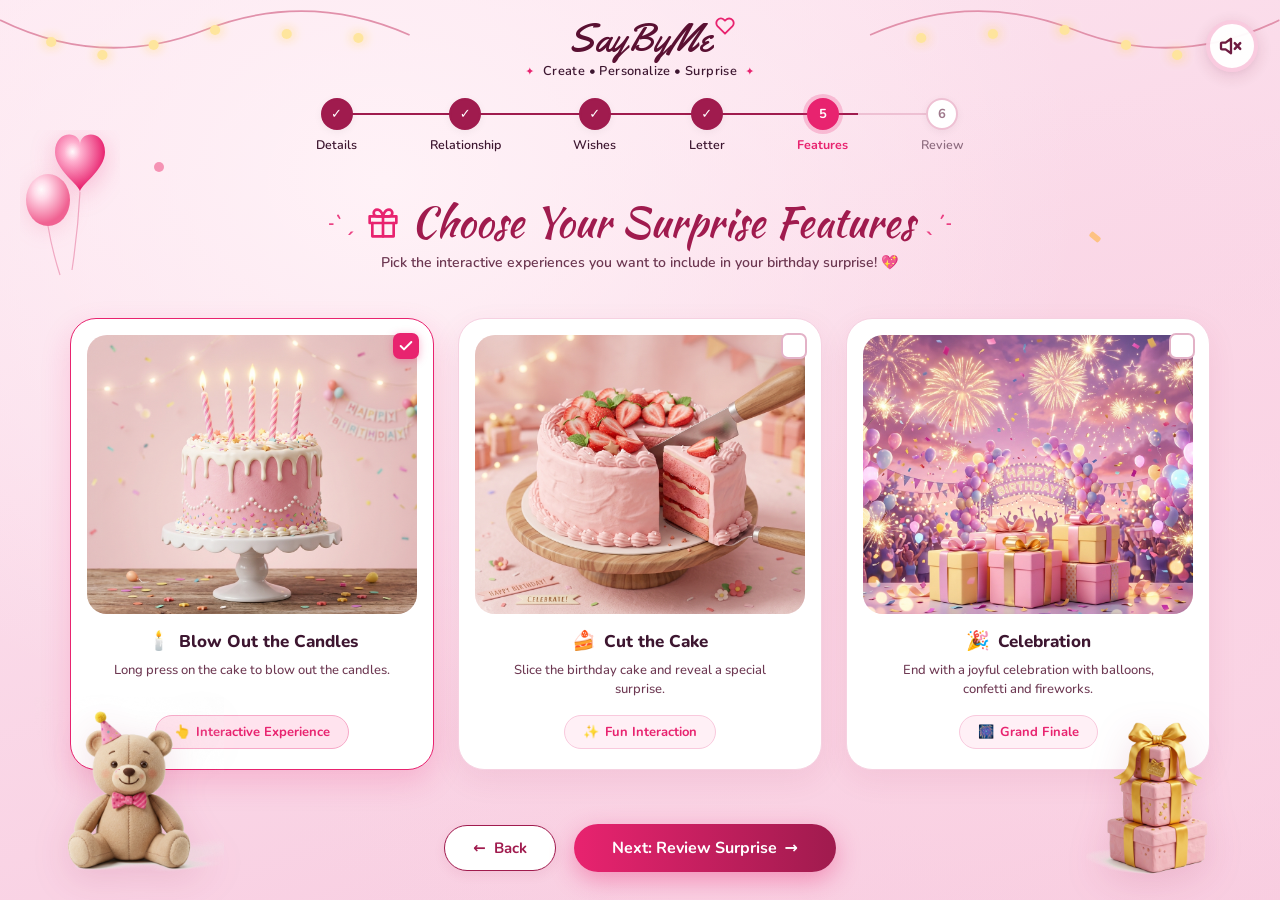
<file: step5.html>
<!DOCTYPE html>
<html lang="en">
<head>
<meta charset="UTF-8">
<meta name="viewport" content="width=device-width, initial-scale=1">
<title>SayByMe – Choose Your Surprise Features 🎁</title>
<link rel="preconnect" href="https://fonts.googleapis.com">
<link rel="preconnect" href="https://fonts.gstatic.com" crossorigin>
<link href="https://fonts.googleapis.com/css2?family=Caveat:wght@500;600;700&family=Kaushan+Script&family=Yellowtail&family=Nunito:wght@400;500;600;700;800&display=swap" rel="stylesheet">
<style>
  :root {
    --plum: #7a1646;
    --rose: #e8236f;
    --rose-dark: #a01b4e;
    --rose-deep: #5a1032;
    --pink-1: #fde3ee;
    --pink-2: #f9c9dd;
    --pink-light: #fff0f6;
    --ink: #3d1630;
    --text-muted: #6d3852;
    --field: #fff6fa;
    --border: #f3a9c6;
    --card-bg: #ffffff;
    --shadow-soft: 0 10px 30px rgba(160, 27, 78, 0.08);
    --shadow-hover: 0 16px 36px rgba(232, 35, 111, 0.16);
  }

  * { box-sizing: border-box; margin: 0; padding: 0; }
  html, body { min-height: 100%; }
  body {
    font-family: 'Nunito', system-ui, -apple-system, sans-serif;
    color: var(--ink);
    background:
      radial-gradient(ellipse at 30% 20%, #fff2f7 0%, transparent 55%),
      radial-gradient(ellipse at 80% 65%, #fbd5e5 0%, transparent 60%),
      linear-gradient(160deg, #fde7f1 0%, #f7c9de 100%);
    min-height: 100vh;
    overflow-x: hidden;
    position: relative;
    display: flex;
    flex-direction: column;
  }

  .stage {
    position: relative;
    min-height: 100vh;
    width: 100%;
    max-width: 1360px;
    margin: 0 auto;
    display: flex;
    flex-direction: column;
    justify-content: space-between;
    padding: 16px 24px 28px;
    z-index: 5;
  }

  /* ---------- Glowing Festoon String Lights ---------- */
  .lights {
    position: absolute;
    top: 0;
    width: 32%;
    height: 120px;
    z-index: 2;
    pointer-events: none;
    opacity: 0.95;
  }
  .lights.l { left: 0; }
  .lights.r { right: 0; transform: scaleX(-1); }

  /* Floating background confetti / sparkles */
  .floating-confetti {
    position: absolute;
    pointer-events: none;
    z-index: 1;
    border-radius: 2px;
    opacity: 0.65;
    animation: confettiFloat 7s ease-in-out infinite alternate;
  }
  @keyframes confettiFloat {
    0% { transform: translateY(0) rotate(0deg); }
    100% { transform: translateY(-18px) rotate(25deg); }
  }

  /* Floating 3D Balloons decor */
  .balloons-decor {
    position: absolute;
    left: 20px;
    top: 130px;
    z-index: 2;
    pointer-events: none;
    animation: balloonDrift 5s ease-in-out infinite alternate;
  }
  @keyframes balloonDrift {
    0% { transform: translateY(0) rotate(-1deg); }
    100% { transform: translateY(-14px) rotate(2deg); }
  }
  @media (max-width: 1100px) {
    .balloons-decor { display: none; }
  }

  /* ---------- Header with Logo & Stepper ---------- */
  header {
    position: relative;
    width: 100%;
    text-align: center;
    padding: 4px 16px 0;
    z-index: 10;
  }
  .logo {
    font-family: 'Yellowtail', cursive;
    font-size: clamp(32px, 3vw, 44px);
    color: var(--rose-deep);
    position: relative;
    display: inline-block;
    line-height: 1;
  }
  .logo svg {
    position: absolute;
    right: -24px;
    top: -4px;
    width: 22px;
    height: 20px;
  }
  .tag {
    margin-top: 4px;
    font-size: clamp(12px, 1vw, 14.5px);
    font-weight: 600;
    color: var(--ink);
    letter-spacing: .4px;
  }
  .tag i {
    color: var(--rose);
    font-style: normal;
    margin: 0 8px;
    font-size: .85em;
  }

  /* ---------- Stepper Progress Bar (Step 5 Active) ---------- */
  .stepper-wrap {
    display: flex;
    align-items: center;
    justify-content: center;
    width: 100%;
    max-width: 680px;
    margin: 18px auto 6px;
    padding: 0 16px;
  }
  .stepper {
    display: flex;
    align-items: center;
    justify-content: space-between;
    width: 100%;
    position: relative;
    list-style: none;
  }
  /* Background grey/pink line */
  .stepper::before {
    content: '';
    position: absolute;
    top: 15px;
    left: 24px;
    right: 24px;
    height: 2px;
    background: #eec0d3;
    z-index: 1;
  }
  /* Active line covering Steps 1 to 5 */
  .step-progress-active {
    position: absolute;
    top: 15px;
    left: 24px;
    width: 80%;
    height: 2px;
    background: var(--rose-dark);
    z-index: 2;
  }
  .step-item {
    position: relative;
    z-index: 3;
    display: flex;
    flex-direction: column;
    align-items: center;
  }
  .step-bubble {
    width: 32px;
    height: 32px;
    border-radius: 50%;
    background: #ffffff;
    border: 2px solid #eec0d3;
    display: flex;
    align-items: center;
    justify-content: center;
    font-size: 13px;
    font-weight: 700;
    color: #9e788b;
    box-shadow: 0 2px 8px rgba(0, 0, 0, 0.05);
    transition: all 0.25s ease;
  }
  .step-item.done .step-bubble {
    background: var(--rose-dark);
    border-color: var(--rose-dark);
    color: #ffffff;
  }
  .step-item.active .step-bubble {
    background: var(--rose);
    border-color: var(--rose);
    color: #ffffff;
    box-shadow: 0 0 0 4px rgba(232, 35, 111, 0.22);
  }
  .step-label {
    margin-top: 6px;
    font-size: 12.5px;
    font-weight: 600;
    color: #8f6d80;
  }
  .step-item.done .step-label {
    color: var(--ink);
  }
  .step-item.active .step-label {
    color: var(--rose);
    font-weight: 700;
  }

  /* ---------- Title Section ---------- */
  .title-section {
    text-align: center;
    margin: 16px auto 14px;
    z-index: 5;
  }
  .title-row {
    display: inline-flex;
    align-items: center;
    justify-content: center;
    gap: 12px;
  }
  .gift-title-icon {
    width: 32px;
    height: 32px;
    color: var(--rose);
  }
  .sparkle-decor {
    color: var(--rose);
    font-size: 20px;
    font-weight: 700;
    opacity: 0.85;
  }
  h1 {
    font-family: 'Kaushan Script', cursive;
    font-size: clamp(30px, 3.2vw, 46px);
    color: var(--rose-dark);
    font-weight: 400;
    margin: 0;
    line-height: 1.15;
  }
  .sub {
    font-size: clamp(14px, 1.1vw, 16px);
    color: var(--text-muted);
    margin-top: 6px;
    font-weight: 600;
  }

  /* ---------- Cards Grid Section ---------- */
  .features-container {
    width: 100%;
    max-width: 1140px;
    margin: 8px auto 20px;
    display: grid;
    grid-template-columns: repeat(3, 1fr);
    gap: 24px;
    z-index: 10;
  }

  .feature-card {
    background: var(--card-bg);
    border: 1.5px solid #f6d1e1;
    border-radius: 26px;
    padding: 16px 16px 20px;
    box-shadow: var(--shadow-soft);
    display: flex;
    flex-direction: column;
    align-items: center;
    text-align: center;
    position: relative;
    cursor: pointer;
    transition: all 0.28s cubic-bezier(0.34, 1.56, 0.64, 1);
    user-select: none;
  }
  .feature-card:hover {
    transform: translateY(-6px);
    box-shadow: var(--shadow-hover);
    border-color: #f19ec1;
  }
  .feature-card.selected {
    border-color: var(--rose);
    box-shadow: 0 12px 30px rgba(232, 35, 111, 0.18);
  }

  /* Checkbox at top right */
  .card-checkbox {
    position: absolute;
    top: 14px;
    right: 14px;
    width: 26px;
    height: 26px;
    border-radius: 7px;
    border: 2px solid #e3b2c7;
    background: #ffffff;
    display: flex;
    align-items: center;
    justify-content: center;
    transition: all 0.2s ease;
    z-index: 5;
  }
  .card-checkbox svg {
    width: 16px;
    height: 16px;
    fill: none;
    stroke: #ffffff;
    stroke-width: 3;
    stroke-linecap: round;
    stroke-linejoin: round;
    opacity: 0;
    transform: scale(0.6);
    transition: all 0.2s cubic-bezier(0.34, 1.56, 0.64, 1);
  }
  .feature-card.selected .card-checkbox {
    background: var(--rose);
    border-color: var(--rose);
    box-shadow: 0 2px 8px rgba(232, 35, 111, 0.35);
  }
  .feature-card.selected .card-checkbox svg {
    opacity: 1;
    transform: scale(1);
  }

  /* Card Image */
  .card-img-wrap {
    width: 100%;
    aspect-ratio: 1.18 / 1;
    border-radius: 20px;
    overflow: hidden;
    background: #fff4f8;
    margin-bottom: 16px;
    display: flex;
    align-items: center;
    justify-content: center;
  }
  .card-img-wrap img {
    width: 100%;
    height: 100%;
    object-fit: cover;
    transition: transform 0.4s ease;
  }
  .feature-card:hover .card-img-wrap img {
    transform: scale(1.04);
  }

  /* Card Content */
  .card-body {
    display: flex;
    flex-direction: column;
    align-items: center;
    width: 100%;
    flex-grow: 1;
  }
  .card-title-row {
    display: flex;
    align-items: center;
    justify-content: center;
    gap: 8px;
    margin-bottom: 8px;
  }
  .card-title-icon {
    font-size: 19px;
    line-height: 1;
  }
  .card-title {
    font-size: clamp(17px, 1.3vw, 20px);
    font-weight: 800;
    color: var(--ink);
  }
  .card-desc {
    font-size: clamp(13px, 0.95vw, 14.5px);
    color: var(--text-muted);
    line-height: 1.45;
    margin-bottom: 16px;
    max-width: 290px;
    font-weight: 500;
  }

  /* Tag / Badge Pill */
  .card-tag {
    display: inline-flex;
    align-items: center;
    gap: 6px;
    padding: 7px 18px;
    background: var(--pink-light);
    border: 1px solid var(--pink-2);
    border-radius: 999px;
    font-size: 13px;
    font-weight: 700;
    color: var(--rose);
    margin-top: auto;
    transition: all 0.2s ease;
  }
  .feature-card.selected .card-tag {
    background: #ffe3ee;
    border-color: #f7a9c8;
  }

  /* ---------- Bottom Navigation & Corner Accents ---------- */
  .bottom-row {
    position: relative;
    width: 100%;
    display: flex;
    align-items: center;
    justify-content: center;
    margin-top: 10px;
    z-index: 20;
  }
  .btn-group {
    display: flex;
    align-items: center;
    justify-content: center;
    gap: 18px;
    z-index: 25;
  }
  .btn-back {
    display: inline-flex;
    align-items: center;
    gap: 8px;
    padding: 12px 28px;
    background: #ffffff;
    border: 1.8px solid var(--rose-dark);
    border-radius: 999px;
    font-family: inherit;
    font-size: 15px;
    font-weight: 700;
    color: var(--rose-dark);
    cursor: pointer;
    text-decoration: none;
    transition: all 0.22s ease;
    box-shadow: 0 4px 12px rgba(160, 27, 78, 0.08);
  }
  .btn-back:hover {
    background: #fff0f6;
    transform: translateY(-2px);
    box-shadow: 0 6px 16px rgba(160, 27, 78, 0.14);
  }

  .btn-next {
    display: inline-flex;
    align-items: center;
    gap: 8px;
    padding: 13px 38px;
    background: linear-gradient(90deg, #e8236f 0%, #a01b4e 100%);
    border: none;
    border-radius: 999px;
    font-family: inherit;
    font-size: 16px;
    font-weight: 700;
    color: #ffffff;
    cursor: pointer;
    text-decoration: none;
    transition: all 0.24s cubic-bezier(0.34, 1.56, 0.64, 1);
    box-shadow: 0 8px 24px rgba(232, 35, 111, 0.38);
  }
  .btn-next:hover {
    transform: translateY(-3px) scale(1.02);
    box-shadow: 0 12px 30px rgba(232, 35, 111, 0.48);
  }

  /* Corner Accents */
  .corner-decor {
    position: absolute;
    bottom: -15px;
    pointer-events: none;
    z-index: 15;
  }
  .corner-decor.teddy {
    left: 10px;
    width: clamp(120px, 15vw, 190px);
    animation: gentleSway 6s ease-in-out infinite alternate;
  }
  .corner-decor.gifts {
    right: 10px;
    width: clamp(110px, 14vw, 180px);
    animation: gentleBob 5s ease-in-out infinite alternate;
  }
  .corner-decor img {
    width: 100%;
    height: auto;
    display: block;
    filter: drop-shadow(0 10px 18px rgba(160, 27, 78, 0.14));
  }
  @keyframes gentleSway {
    0% { transform: rotate(0deg); }
    100% { transform: rotate(2.5deg); }
  }
  @keyframes gentleBob {
    0% { transform: translateY(0); }
    100% { transform: translateY(-6px); }
  }

  /* Toast Notification */
  .toast {
    position: fixed;
    bottom: 24px;
    left: 50%;
    transform: translateX(-50%) translateY(80px);
    background: #3d1630;
    color: #ffffff;
    padding: 10px 22px;
    border-radius: 999px;
    font-size: 14px;
    font-weight: 600;
    box-shadow: 0 8px 24px rgba(0, 0, 0, 0.2);
    opacity: 0;
    transition: all 0.3s cubic-bezier(0.34, 1.56, 0.64, 1);
    z-index: 100;
    pointer-events: none;
  }
  .toast.show {
    opacity: 1;
    transform: translateX(-50%) translateY(0);
  }

  /* Responsive styling */
  @media (max-width: 960px) {
    .features-container {
      grid-template-columns: repeat(2, 1fr);
      max-width: 720px;
    }
    .corner-decor.teddy {
      left: -20px;
      opacity: 0.7;
    }
    .corner-decor.gifts {
      right: -20px;
      opacity: 0.7;
    }
  }

  @media (max-width: 640px) {
    header {
      padding: 10px 12px 0;
    }
    .stage {
      padding: 10px 12px 20px;
      overflow-x: hidden;
    }
    .stepper-wrap {
      margin: 10px auto 4px;
      padding: 0 6px;
    }
    .stepper::before {
      left: 16px;
      right: 16px;
      top: 13px;
    }
    .step-progress-active {
      left: 16px;
      top: 13px;
    }
    .step-bubble {
      width: 26px;
      height: 26px;
      font-size: 11px;
    }
    .step-label {
      font-size: 10px;
      margin-top: 3px;
    }
    .title-section h1 {
      font-size: 26px;
    }
    .title-section .sub {
      font-size: 13px;
    }
    .features-container {
      grid-template-columns: 1fr;
      width: 100%;
      max-width: 340px;
      margin: 0 auto;
      gap: 12px;
      padding: 0;
    }
    .feature-card {
      padding: 12px 14px;
      border-radius: 18px;
    }
    .feature-thumb {
      width: 64px;
      height: 64px;
    }
    .corner-decor, .floating-confetti {
      display: none;
    }
    .btn-group {
      width: 100%;
      flex-direction: column-reverse;
      gap: 10px;
      margin-top: 18px;
    }
    .btn-back, .btn-next {
      width: 100%;
      max-width: 100%;
      height: 46px;
      justify-content: center;
    }
    .lights {
      height: 80px;
      width: 45%;
    }
  }
</style>
</head>
<body>

<!-- Festoon lights across top -->
<svg class="lights l" viewBox="0 0 400 120" preserveAspectRatio="none">
  <path d="M0,20 Q100,70 200,30 T400,35" fill="none" stroke="#e08da8" stroke-width="1.8"/>
  <circle cx="50" cy="42" r="5" fill="#ffe599" filter="drop-shadow(0 0 6px #ffd966)"/>
  <circle cx="100" cy="55" r="5" fill="#ffe599" filter="drop-shadow(0 0 6px #ffd966)"/>
  <circle cx="150" cy="45" r="5" fill="#ffe599" filter="drop-shadow(0 0 6px #ffd966)"/>
  <circle cx="210" cy="30" r="5" fill="#ffe599" filter="drop-shadow(0 0 6px #ffd966)"/>
  <circle cx="280" cy="34" r="5" fill="#ffe599" filter="drop-shadow(0 0 6px #ffd966)"/>
  <circle cx="350" cy="38" r="5" fill="#ffe599" filter="drop-shadow(0 0 6px #ffd966)"/>
</svg>
<svg class="lights r" viewBox="0 0 400 120" preserveAspectRatio="none">
  <path d="M0,20 Q100,70 200,30 T400,35" fill="none" stroke="#e08da8" stroke-width="1.8"/>
  <circle cx="50" cy="42" r="5" fill="#ffe599" filter="drop-shadow(0 0 6px #ffd966)"/>
  <circle cx="100" cy="55" r="5" fill="#ffe599" filter="drop-shadow(0 0 6px #ffd966)"/>
  <circle cx="150" cy="45" r="5" fill="#ffe599" filter="drop-shadow(0 0 6px #ffd966)"/>
  <circle cx="210" cy="30" r="5" fill="#ffe599" filter="drop-shadow(0 0 6px #ffd966)"/>
  <circle cx="280" cy="34" r="5" fill="#ffe599" filter="drop-shadow(0 0 6px #ffd966)"/>
  <circle cx="350" cy="38" r="5" fill="#ffe599" filter="drop-shadow(0 0 6px #ffd966)"/>
</svg>

<!-- Floating 3D Balloons Decor (Top-Left) -->
<div class="balloons-decor" aria-hidden="true">
  <svg width="100" height="150" viewBox="0 0 100 150" fill="none">
    <defs>
      <radialGradient id="balloonGrad" cx="35%" cy="30%" r="65%">
        <stop offset="0%" stop-color="#ffffff" stop-opacity="0.9"/>
        <stop offset="25%" stop-color="#ffb3d1"/>
        <stop offset="100%" stop-color="#e8236f"/>
      </radialGradient>
      <radialGradient id="balloonGrad2" cx="35%" cy="30%" r="65%">
        <stop offset="0%" stop-color="#ffffff" stop-opacity="0.85"/>
        <stop offset="30%" stop-color="#ffd5e5"/>
        <stop offset="100%" stop-color="#f06292"/>
      </radialGradient>
    </defs>
    <!-- Balloon 1 (Heart shape) -->
    <path d="M60 15 C60 0, 85 0, 85 22 C85 40, 60 55, 60 62 C60 55, 35 40, 35 22 C35 0, 60 0, 60 15 Z" fill="url(#balloonGrad)" filter="drop-shadow(0 6px 12px rgba(232,35,111,0.25))"/>
    <path d="M60 62 Q58 100 52 140" stroke="#f0a8c2" stroke-width="1.2" fill="none"/>
    <!-- Balloon 2 (Round) -->
    <ellipse cx="28" cy="70" rx="22" ry="26" fill="url(#balloonGrad2)" filter="drop-shadow(0 4px 10px rgba(240,98,146,0.2))"/>
    <path d="M28 96 Q32 120 40 145" stroke="#f0a8c2" stroke-width="1.2" fill="none"/>
  </svg>
</div>

<!-- Floating confetti shapes -->
<div class="floating-confetti" style="top:18%; left:12%; width:10px; height:10px; background:#f06292; border-radius:50%;"></div>
<div class="floating-confetti" style="top:26%; right:14%; width:12px; height:6px; background:#ffb74d; transform:rotate(40deg); animation-delay:1s;"></div>
<div class="floating-confetti" style="top:45%; left:6%; width:8px; height:12px; background:#ba68c8; transform:rotate(-20deg); animation-delay:2s;"></div>
<div class="floating-confetti" style="top:52%; right:8%; width:10px; height:10px; background:#e8236f; border-radius:50%; animation-delay:1.5s;"></div>
<div class="floating-confetti" style="top:70%; left:15%; width:12px; height:7px; background:#ffd54f; transform:rotate(60deg); animation-delay:2.5s;"></div>

<div class="stage">
  <!-- Top Header -->
  <header>
    <div class="logo">
      SayByMe
      <svg viewBox="0 0 24 24" fill="none" stroke="#e8236f" stroke-width="2.2" stroke-linecap="round" stroke-linejoin="round">
        <path d="M20.84 4.61a5.5 5.5 0 0 0-7.78 0L12 5.67l-1.06-1.06a5.5 5.5 0 0 0-7.78 7.78l1.06 1.06L12 21.23l7.78-7.78 1.06-1.06a5.5 5.5 0 0 0 0-7.78z"></path>
      </svg>
    </div>
    <p class="tag"><i>✦</i>Create • Personalize • Surprise<i>✦</i></p>

    <!-- Stepper Navigation (Step 5 Active) -->
    <div class="stepper-wrap">
      <ol class="stepper" aria-label="Progress">
        <div class="step-progress-active"></div>
        <li class="step-item done">
          <div class="step-bubble">✓</div>
          <span class="step-label">Details</span>
        </li>
        <li class="step-item done">
          <div class="step-bubble">✓</div>
          <span class="step-label">Relationship</span>
        </li>
        <li class="step-item done">
          <div class="step-bubble">✓</div>
          <span class="step-label">Wishes</span>
        </li>
        <li class="step-item done">
          <div class="step-bubble">✓</div>
          <span class="step-label">Letter</span>
        </li>
        <li class="step-item active">
          <div class="step-bubble">5</div>
          <span class="step-label">Features</span>
        </li>
        <li class="step-item">
          <div class="step-bubble">6</div>
          <span class="step-label">Review</span>
        </li>
      </ol>
    </div>
  </header>

  <!-- Title section -->
  <div class="title-section">
    <div class="title-row">
      <span class="sparkle-decor">˗ˋˏ</span>
      <!-- Pink gift box icon -->
      <svg class="gift-title-icon" viewBox="0 0 24 24" fill="none" stroke="currentColor" stroke-width="2" stroke-linecap="round" stroke-linejoin="round">
        <polyline points="20 12 20 22 4 22 4 12"></polyline>
        <rect x="2" y="7" width="20" height="5"></rect>
        <line x1="12" y1="22" x2="12" y2="7"></line>
        <path d="M12 7H7.5a2.5 2.5 0 0 1 0-5C11 2 12 7 12 7z"></path>
        <path d="M12 7h4.5a2.5 2.5 0 0 0 0-5C13 2 12 7 12 7z"></path>
      </svg>
      <h1>Choose Your Surprise Features</h1>
      <span class="sparkle-decor">ˎˊ˗</span>
    </div>
    <p class="sub">Pick the interactive experiences you want to include in your birthday surprise! 💖</p>
  </div>

  <!-- Cards Section: 3 Features -->
  <main class="features-container">
    <!-- Card 1: Blow Out the Candles (Selected by default) -->
    <div class="feature-card selected" data-feature="candles" id="card-candles">
      <div class="card-checkbox" aria-label="Toggle Blow Out the Candles">
        <svg viewBox="0 0 24 24">
          <polyline points="20 6 9 17 4 12"></polyline>
        </svg>
      </div>
      <div class="card-img-wrap">
        <img src="assets/feature_candles.jpg" alt="Blow Out the Candles birthday cake" loading="lazy">
      </div>
      <div class="card-body">
        <div class="card-title-row">
          <span class="card-title-icon">🕯️</span>
          <h2 class="card-title">Blow Out the Candles</h2>
        </div>
        <p class="card-desc">Long press on the cake to blow out the candles.</p>
        <div class="card-tag">
          <span>👆</span> Interactive Experience
        </div>
      </div>
    </div>

    <!-- Card 2: Cut the Cake -->
    <div class="feature-card" data-feature="cake" id="card-cake">
      <div class="card-checkbox" aria-label="Toggle Cut the Cake">
        <svg viewBox="0 0 24 24">
          <polyline points="20 6 9 17 4 12"></polyline>
        </svg>
      </div>
      <div class="card-img-wrap">
        <img src="assets/feature_cake_slice.jpg" alt="Cut the Cake slice" loading="lazy">
      </div>
      <div class="card-body">
        <div class="card-title-row">
          <span class="card-title-icon">🍰</span>
          <h2 class="card-title">Cut the Cake</h2>
        </div>
        <p class="card-desc">Slice the birthday cake and reveal a special surprise.</p>
        <div class="card-tag">
          <span>✨</span> Fun Interaction
        </div>
      </div>
    </div>

    <!-- Card 3: Celebration -->
    <div class="feature-card" data-feature="celebration" id="card-celebration">
      <div class="card-checkbox" aria-label="Toggle Celebration">
        <svg viewBox="0 0 24 24">
          <polyline points="20 6 9 17 4 12"></polyline>
        </svg>
      </div>
      <div class="card-img-wrap">
        <img src="assets/feature_celebration.jpg" alt="Joyful Celebration with fireworks" loading="lazy">
      </div>
      <div class="card-body">
        <div class="card-title-row">
          <span class="card-title-icon">🎉</span>
          <h2 class="card-title">Celebration</h2>
        </div>
        <p class="card-desc">End with a joyful celebration with balloons, confetti and fireworks.</p>
        <div class="card-tag">
          <span>🎆</span> Grand Finale
        </div>
      </div>
    </div>
  </main>

  <!-- Bottom Navigation Row -->
  <footer class="bottom-row">
    <!-- Corner Decor: Sitting Teddy Bear -->
    <div class="corner-decor teddy" aria-hidden="true">
      <img src="assets/teddy_bear.png" alt="Cute 3D Teddy Bear with party hat">
    </div>

    <!-- Center Navigation Buttons -->
    <div class="btn-group">
      <button class="btn-back" id="btn-back" type="button">
        <span>←</span> Back
      </button>
      <button class="btn-next" id="btn-next" type="button">
        Next: Review Surprise <span>→</span>
      </button>
    </div>

    <!-- Corner Decor: Stack of Gift Boxes -->
    <div class="corner-decor gifts" aria-hidden="true">
      <img src="assets/gifts_stack.png" alt="Pink and Gold Gift Boxes stack">
    </div>
  </footer>
</div>

<div class="toast" id="toast">Feature updated!</div>

<script>
  // Parse incoming query parameters
  const params = new URLSearchParams(window.location.search);
  const fromName = params.get('from') || 'Rohan';
  const toName = params.get('to') || 'Sanjana';
  const rel = params.get('rel') || 'Girlfriend';
  const date = params.get('date') || '';
  const msg = params.get('msg') || '';
  const initialFeatures = (params.get('features') || 'candles').split(',').filter(Boolean);

  // Feature cards setup
  const cards = document.querySelectorAll('.feature-card');
  const toast = document.getElementById('toast');
  let toastTimer = null;

  function showToast(text) {
    clearTimeout(toastTimer);
    toast.textContent = text;
    toast.classList.add('show');
    toastTimer = setTimeout(() => toast.classList.remove('show'), 1800);
  }

  // Restore state if passed in URL
  if (initialFeatures.length > 0) {
    cards.forEach(card => {
      const feat = card.getAttribute('data-feature');
      if (initialFeatures.includes(feat)) {
        card.classList.add('selected');
      } else {
        card.classList.remove('selected');
      }
    });
  }

  // Toggle card on click
  cards.forEach(card => {
    card.addEventListener('click', (e) => {
      card.classList.toggle('selected');
      const isSelected = card.classList.contains('selected');
      const title = card.querySelector('.card-title').textContent;
      showToast(isSelected ? `✨ Included "${title}"` : `Removed "${title}"`);
    });
  });

  // Back button: Return to step4 with query params
  document.getElementById('btn-back').addEventListener('click', () => {
    const selectedFeatures = getSelectedFeatures();
    const query = new URLSearchParams({
      from: fromName,
      to: toName,
      rel: rel,
      date: date,
      msg: msg,
      features: selectedFeatures.join(',')
    });
    window.location.href = 'step4.html?' + query.toString();
  });

  function getSelectedFeatures() {
    const selected = [];
    document.querySelectorAll('.feature-card.selected').forEach(c => {
      selected.push(c.getAttribute('data-feature'));
    });
    return selected;
  }

  // Next button: Navigate to surprise.html (or review)
  document.getElementById('btn-next').addEventListener('click', () => {
    const selectedFeatures = getSelectedFeatures();
    const query = new URLSearchParams({
      from: fromName,
      to: toName,
      rel: rel,
      date: date,
      msg: msg,
      features: selectedFeatures.join(',')
    });
    window.location.href = 'step6.html?' + query.toString();
  });
</script>
<script src="bg-music.js"></script>
</body>
</html>
</file>
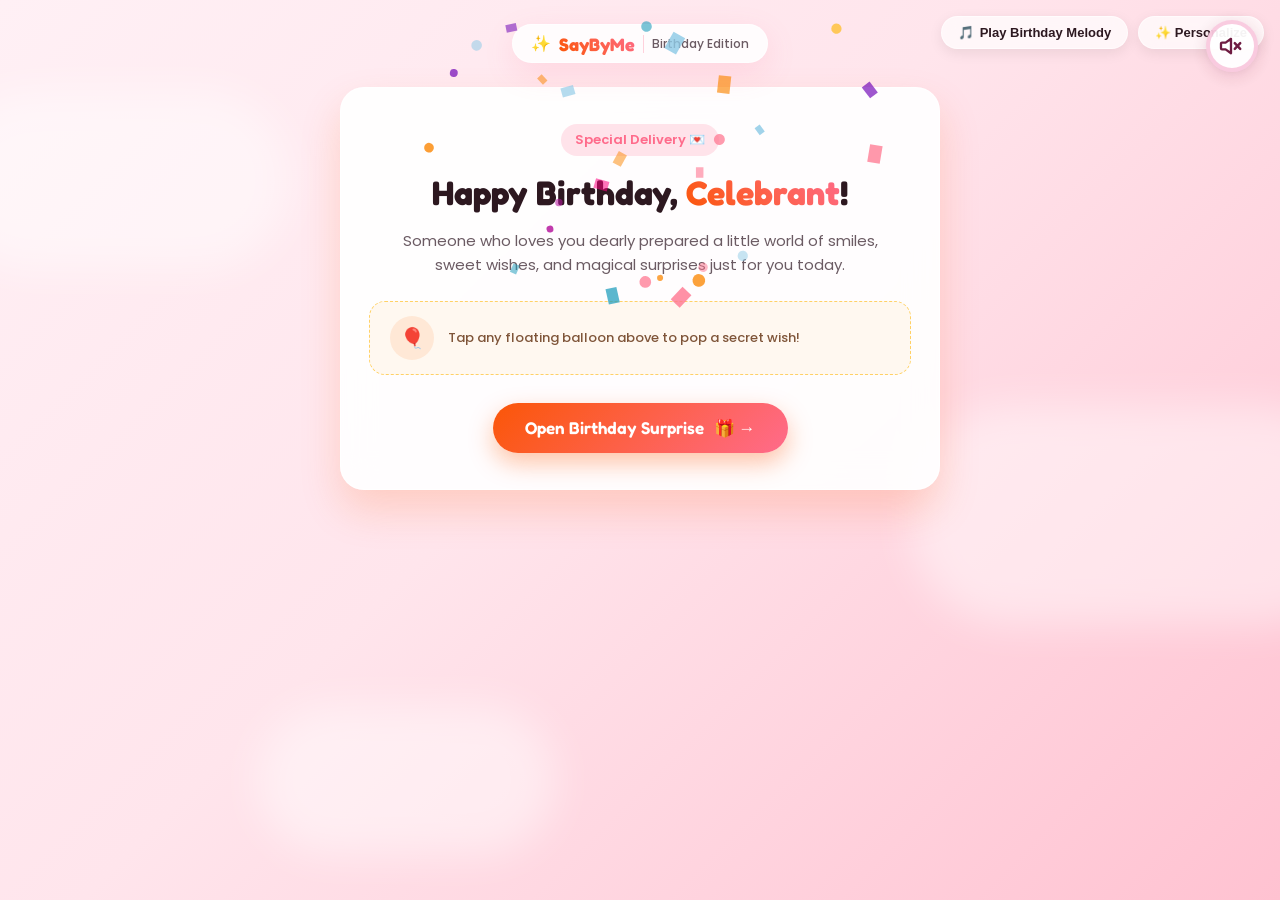
<file: surprise.html>
<!DOCTYPE html>
<html lang="en">
<head>
  <meta charset="UTF-8">
  <meta name="viewport" content="width=device-width, initial-scale=1.0, viewport-fit=cover">
  <title>SayByMe – A Magical Birthday Surprise 🎉🎂</title>
  <meta name="description" content="A magical, interactive birthday surprise experience created with SayByMe.">

  <!-- Google Fonts -->
  <link rel="preconnect" href="https://fonts.googleapis.com">
  <link rel="preconnect" href="https://fonts.gstatic.com" crossorigin>
  <link href="https://fonts.googleapis.com/css2?family=Caveat:wght@600;700&family=Fredoka:wght@500;600;700&family=Kaushan+Script&family=Poppins:wght@300;400;500;600;700&display=swap" rel="stylesheet">
  
  <link rel="stylesheet" href="style.css">
</head>
<body>
  <!-- Canvas Confetti & Particle Layer -->
  <canvas id="confetti-canvas"></canvas>

  <!-- Ambient Sound Control -->
  <div class="audio-control-bar">
    <button id="music-toggle-btn" class="pill-btn glass" aria-label="Toggle Birthday Melody">
      <span class="music-icon">🎵</span>
      <span class="music-text">Play Birthday Melody</span>
    </button>
    <button id="customize-btn" class="pill-btn glass" aria-label="Personalize Surprise">
      <span>✨ Personalize</span>
    </button>
  </div>

  <!-- Floating Atmosphere Elements -->
  <div class="sky-elements" id="sky-elements" aria-hidden="true">
    <div class="cloud c1"></div>
    <div class="cloud c2"></div>
    <div class="cloud c3"></div>
  </div>

  <!-- Interactive Floating Balloons Container -->
  <div id="balloons-container" class="balloons-area"></div>

  <!-- Main Container -->
  <main class="main-wrapper">
    <!-- Branding Header -->
    <header class="saybyme-nav">
      <div class="brand-badge">
        <span class="brand-sparkle">✨</span>
        <span class="brand-name">SayByMe</span>
        <span class="brand-tag">Birthday Edition</span>
      </div>
    </header>

    <!-- SECTION 1: Welcoming Hero -->
    <section id="step-welcome" class="stage-card active">
      <div class="card-inner">
        <div class="hero-badge">Special Delivery 💌</div>
        <h1 class="hero-title">Happy Birthday, <span class="highlight-name recipient-name">Celebrant</span>!</h1>
        <p class="hero-subtitle">
          Someone who loves you dearly prepared a little world of smiles, sweet wishes, and magical surprises just for you today.
        </p>

        <div class="interactive-prompt-card">
          <div class="sparkle-circle">
            <span class="big-emoji">🎈</span>
          </div>
          <p class="prompt-text">Tap any floating balloon above to pop a secret wish!</p>
        </div>

        <div class="action-row">
          <button id="btn-start-surprise" class="btn-primary glow-pulse">
            <span>Open Birthday Surprise</span>
            <span class="btn-arrow">🎁 →</span>
          </button>
        </div>
      </div>
    </section>

    <!-- SECTION 2: The Interactive Cake & Candle Blow -->
    <section id="step-cake" class="stage-card">
      <div class="card-inner text-center">
        <span class="step-indicator">Step 1 of 3</span>
        <h2 class="section-title">Make a Wish & Blow the Candles! 🎂</h2>
        <p class="section-desc">Close your eyes, think of the happiest wish in your heart, and tap the candles to blow them out!</p>

        <!-- Interactive 3D CSS Birthday Cake -->
        <div class="cake-container" id="cake-box">
          <div class="candles-rack" id="candles-rack">
            <!-- Candle 1 -->
            <div class="candle" data-lit="true">
              <div class="flame"><div class="flame-inner"></div></div>
              <div class="wick"></div>
              <div class="wax"></div>
            </div>
            <!-- Candle 2 (Center) -->
            <div class="candle" data-lit="true">
              <div class="flame"><div class="flame-inner"></div></div>
              <div class="wick"></div>
              <div class="wax"></div>
            </div>
            <!-- Candle 3 -->
            <div class="candle" data-lit="true">
              <div class="flame"><div class="flame-inner"></div></div>
              <div class="wick"></div>
              <div class="wax"></div>
            </div>
          </div>

          <div class="cake">
            <div class="cake-tier top-tier">
              <div class="icing">
                <span class="drip d1"></span>
                <span class="drip d2"></span>
                <span class="drip d3"></span>
                <span class="drip d4"></span>
                <span class="drip d5"></span>
              </div>
              <div class="sprinkles"></div>
            </div>
            <div class="cake-tier middle-tier">
              <div class="icing"></div>
              <div class="sprinkles"></div>
            </div>
            <div class="cake-tier bottom-tier">
              <div class="icing"></div>
              <div class="sprinkles"></div>
            </div>
            <div class="cake-plate"></div>
          </div>
        </div>

        <div class="cake-status-box" id="cake-status">
          <p id="cake-instruction" class="badge-instruction">Tap the flames to blow them out! ✨</p>
          <button id="blow-all-btn" class="btn-secondary">💨 Blow All Together</button>
        </div>

        <div id="cake-success-actions" class="hidden-fade">
          <p class="wish-granted-banner">✨ Your wish has been sent to the universe! ✨</p>
          <button id="btn-next-gift" class="btn-primary">
            <span>Unwrap Your Birthday Gift</span>
            <span class="btn-arrow">🎁 →</span>
          </button>
        </div>
      </div>
    </section>

    <!-- SECTION 3: The Mystery Gift Box Unboxing -->
    <section id="step-gift" class="stage-card">
      <div class="card-inner text-center">
        <span class="step-indicator">Step 2 of 3</span>
        <h2 class="section-title">An Unboxing For You 🎀</h2>
        <p class="section-desc">Tap the golden gift box to untie the ribbon and see what's inside!</p>

        <div class="gift-box-wrapper" id="gift-box">
          <div class="gift-lid" id="gift-lid">
            <div class="gift-bow">
              <div class="bow-left"></div>
              <div class="bow-right"></div>
              <div class="bow-knot"></div>
            </div>
            <div class="ribbon-vertical"></div>
          </div>
          <div class="gift-body">
            <div class="ribbon-vertical"></div>
            <div class="ribbon-horizontal"></div>
            <div class="gift-sparkles">🌟</div>
          </div>
        </div>

        <p id="gift-prompt" class="badge-instruction">Click the gift box to open!</p>
      </div>
    </section>

    <!-- SECTION 4: The Heartfelt Birthday Letter & Polaroids -->
    <section id="step-letter" class="stage-card">
      <div class="card-inner">
        <span class="step-indicator">Step 3 of 3</span>
        <div class="letter-paper">
          <div class="letter-stamp">
            <span>🎂 SayByMe</span>
            <small>Express Love</small>
          </div>

          <h2 class="letter-greeting">Dearest <span class="recipient-name">Celebrant</span>,</h2>

          <div class="letter-body">
            <p id="letter-content" class="letter-text">
              On this extraordinary day, the stars shine just a little brighter because another wonderful year of your warmth, laughter, and kindness has blessed everyone around you.
              <br><br>
              May your upcoming year be packed with spontaneous adventures, dreams fulfilled, heartfelt chuckles, and love beyond measure. You are one of a kind, and you deserve nothing short of the world.
            </p>
          </div>

          <!-- Polaroid Memory Cards Carousel -->
          <div class="memories-container">
            <div class="polaroid-card rotate-neg">
              <div class="polaroid-img-wrapper gradient-bg-1">
                <span class="polaroid-emoji">✨🥂</span>
              </div>
              <p class="polaroid-caption">Infinite Celebrations</p>
            </div>
            <div class="polaroid-card rotate-pos">
              <div class="polaroid-img-wrapper gradient-bg-2">
                <span class="polaroid-emoji">💖🌟</span>
              </div>
              <p class="polaroid-caption">Golden Memories</p>
            </div>
            <div class="polaroid-card rotate-slight">
              <div class="polaroid-img-wrapper gradient-bg-3">
                <span class="polaroid-emoji">🎉🧁</span>
              </div>
              <p class="polaroid-caption">Best Year Yet</p>
            </div>
          </div>

          <div class="letter-footer">
            <p class="with-love">With all my love & warmest wishes,</p>
            <p class="letter-signature" id="sender-signature">Forever Yours, <span class="sender-name">Your Best Friend</span> 💌</p>
          </div>
        </div>

        <!-- Finale Action Options -->
        <div class="finale-actions">
          <button id="btn-burst-confetti" class="btn-primary">
            <span>More Fireworks & Confetti! 🎆</span>
          </button>
          <button id="btn-replay" class="btn-secondary">
            <span>🔄 Replay Surprise</span>
          </button>
          <button id="btn-share-modal" class="btn-secondary">
            <span>🔗 Share This Link</span>
          </button>
        </div>
      </div>
    </section>
  </main>

  <!-- CUSTOMIZATION MODAL -->
  <div id="customize-modal" class="modal-overlay">
    <div class="modal-card">
      <div class="modal-header">
        <h3>✨ Customize This Birthday Surprise</h3>
        <button id="modal-close-btn" class="close-btn" aria-label="Close Modal">&times;</button>
      </div>
      <form id="customize-form" class="modal-body">
        <label for="input-recipient">Who is this surprise for?</label>
        <input type="text" id="input-recipient" placeholder="e.g. Sarah / My Love" required>

        <label for="input-sender">Who is it from?</label>
        <input type="text" id="input-sender" placeholder="e.g. Alex / Your Favorite Human" required>

        <label for="input-message">Custom Birthday Message</label>
        <textarea id="input-message" rows="4" placeholder="Write a warm, customized note..."></textarea>

        <div class="modal-actions">
          <button type="submit" class="btn-primary">Save & Apply ✨</button>
          <button type="button" id="copy-custom-link-btn" class="btn-secondary">Copy Shareable Link 🔗</button>
        </div>
      </form>
    </div>
  </div>

  <!-- Toast Notification -->
  <div id="toast" class="toast">Wish popped! 🎈</div>

  <script src="script.js"></script>
<script src="bg-music.js"></script>
</body>
</html>
</file>
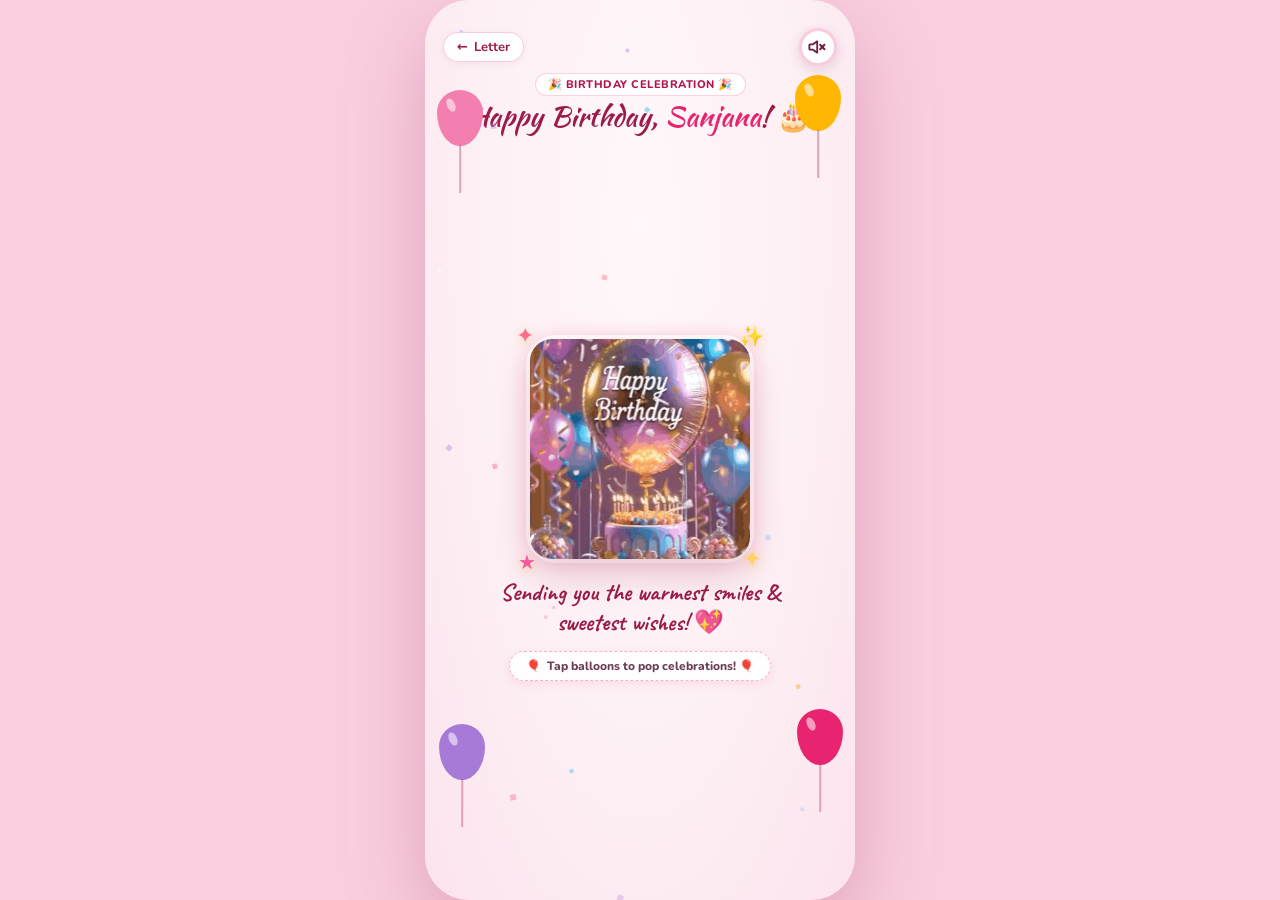
<file: wishes.html>
<!DOCTYPE html>
<html lang="en">
<head>
<meta charset="UTF-8">
<meta name="viewport" content="width=device-width, initial-scale=1, viewport-fit=cover, user-scalable=no">
<title>SayByMe – Birthday Wishes</title>
<link rel="preconnect" href="https://fonts.googleapis.com">
<link rel="preconnect" href="https://fonts.gstatic.com" crossorigin>
<link href="https://fonts.googleapis.com/css2?family=Kaushan+Script&family=Caveat:wght@600;700&family=Nunito:wght@400;600;700;800&display=swap" rel="stylesheet">
<style>
  :root {
    --crimson: #9b1c4a;
    --rose: #e8236f;
    --rose-dark: #b3124d;
    --mauve: #5c4a57;
    --pill: #b0194f;
  }
  * { box-sizing: border-box; margin: 0; padding: 0; -webkit-tap-highlight-color: transparent; }
  html, body {
    height: 100%;
    overflow: hidden;
    background: #f9cfe0;
    touch-action: none;
    font-family: 'Nunito', system-ui, sans-serif;
  }
  body {
    display: flex;
    align-items: center;
    justify-content: center;
  }
  .screen {
    position: relative;
    width: min(100vw, 430px);
    height: min(100dvh, 900px);
    overflow: hidden;
    display: flex;
    flex-direction: column;
    justify-content: space-between;
    align-items: center;
    background: radial-gradient(ellipse at 50% 25%, #fff7fa 0%, #fdf0f4 55%, #fce3ee 100%);
    padding: 24px 18px 20px;
    user-select: none;
    -webkit-user-select: none;
  }
  @media (min-width: 520px) {
    .screen {
      border-radius: 44px;
      box-shadow: 0 30px 80px rgba(160, 40, 90, 0.28);
    }
  }

  @media (max-width: 480px) {
    .screen {
      padding: 16px 14px 14px;
    }
    .wish-title {
      font-size: 24px;
    }
    .gif-stage-container {
      width: clamp(170px, 48vw, 210px);
      height: clamp(170px, 48vw, 210px);
    }
    .celebration-cheer {
      font-size: 21px;
    }
  }

  /* Embedded Mode (inside phone preview mockup) */
  body.embedded {
    background: transparent !important;
    width: 100% !important;
    height: 100% !important;
    margin: 0 !important;
    padding: 0 !important;
    overflow: hidden !important;
  }
  body.embedded .screen {
    width: 100% !important;
    height: 100% !important;
    border-radius: 38px !important;
    box-shadow: none !important;
    padding: 18px 14px 14px !important;
  }
  body.embedded .wish-title {
    font-size: 24px !important;
  }
  body.embedded .gif-stage-container {
    width: clamp(160px, 44vw, 195px) !important;
    height: clamp(160px, 44vw, 195px) !important;
  }
  body.embedded .celebration-banner {
    margin: 2px 0 6px !important;
  }
  body.embedded .celebration-cheer {
    font-size: 19px !important;
  }

  /* Top Nav Bar */
  .top-nav {
    width: 100%;
    display: flex;
    align-items: center;
    justify-content: space-between;
    z-index: 30;
    margin-top: 4px;
  }
  .btn-phone-sound {
    width: 36px;
    height: 36px;
    border-radius: 50%;
    background-color: #ffffff;
    border: 3px solid #f9cadf;
    box-shadow: 0 3px 12px rgba(122, 22, 70, 0.14);
    display: flex;
    align-items: center;
    justify-content: center;
    padding: 0;
    cursor: pointer;
    user-select: none;
    outline: none;
    transition: transform 0.2s cubic-bezier(0.34, 1.56, 0.64, 1),
                box-shadow 0.2s ease,
                border-color 0.2s ease;
  }
  .btn-phone-sound:hover {
    transform: scale(1.08);
    border-color: #f7b5d2;
  }
  .btn-phone-sound:active {
    transform: scale(0.92);
  }
  .btn-phone-sound .speaker-svg {
    width: 20px;
    height: 20px;
    display: block;
    pointer-events: none;
  }
  body.embedded .btn-phone-sound,
  body.embedded #btn-sound-toggle {
    display: none !important;
  }
  .btn-nav-back {
    display: inline-flex;
    align-items: center;
    gap: 6px;
    padding: 5px 13px;
    background: rgba(255, 255, 255, 0.88);
    border: 1px solid rgba(232, 35, 111, 0.22);
    border-radius: 999px;
    font-family: inherit;
    font-size: 13px;
    font-weight: 700;
    color: var(--crimson);
    cursor: pointer;
    box-shadow: 0 2px 8px rgba(0, 0, 0, 0.05);
    transition: transform 0.2s, background 0.2s;
  }
  .btn-nav-back:hover {
    transform: scale(1.04);
    background: #ffffff;
  }

  /* Header Section */
  .header-wrap {
    text-align: center;
    margin-top: 6px;
    z-index: 10;
  }
  .wish-badge {
    display: inline-block;
    padding: 3px 12px;
    background: rgba(255, 255, 255, 0.9);
    border: 1px solid rgba(232, 35, 111, 0.2);
    border-radius: 999px;
    font-size: 11px;
    font-weight: 800;
    letter-spacing: 0.5px;
    color: var(--rose-dark);
    text-transform: uppercase;
    margin-bottom: 4px;
  }
  .wish-title {
    font-family: 'Kaushan Script', cursive;
    color: var(--crimson);
    font-size: clamp(23px, 6.5vw, 28px);
    font-weight: 400;
    line-height: 1.15;
    margin: 0;
  }
  .highlight-name {
    color: var(--rose);
  }

  /* Main Stage Container */
  .main-stage {
    display: flex;
    flex-direction: column;
    align-items: center;
    width: 100%;
    z-index: 10;
    margin: auto 0;
  }

  /* Animated Tenor GIF Card */
  .celebration-center {
    position: relative;
    display: flex;
    align-items: center;
    justify-content: center;
    margin: 8px 0 14px;
  }
  .gif-stage-container {
    position: relative;
    width: 220px;
    height: 220px;
    border-radius: 26px;
    overflow: visible;
    box-shadow:
      0 16px 36px rgba(160, 27, 78, 0.22),
      0 0 0 4px rgba(255, 255, 255, 0.9),
      0 0 20px rgba(232, 35, 111, 0.2);
    background: #ffffff;
    cursor: pointer;
    transition: transform 0.3s cubic-bezier(0.34, 1.56, 0.64, 1), box-shadow 0.3s ease;
    animation: celebrationFloat 4s ease-in-out infinite alternate;
  }
  .gif-stage-container:hover {
    transform: scale(1.05);
    box-shadow:
      0 20px 42px rgba(160, 27, 78, 0.28),
      0 0 0 5px rgba(255, 255, 255, 0.95),
      0 0 28px rgba(232, 35, 111, 0.35);
  }
  .gif-stage-container:active {
    transform: scale(0.97);
  }
  .birthday-gif {
    width: 100%;
    height: 100%;
    object-fit: cover;
    border-radius: 22px;
    display: block;
  }

  /* Micro-sparkle accents */
  .spk {
    position: absolute;
    pointer-events: none;
    user-select: none;
    z-index: 5;
    line-height: 1;
    filter: drop-shadow(0 2px 6px rgba(247, 178, 74, 0.6));
    animation: sparkleTwinkle 2.6s ease-in-out infinite alternate;
  }
  .spk-1 { top: -14px; left: -14px; font-size: 22px; color: #ff6b8b; animation-delay: 0s; }
  .spk-2 { top: -12px; right: -14px; font-size: 20px; color: #ffd166; animation-delay: 0.8s; }
  .spk-3 { bottom: -14px; left: -12px; font-size: 20px; color: #f45b9a; animation-delay: 1.4s; }
  .spk-4 { bottom: -12px; right: -12px; font-size: 24px; color: #ffd166; animation-delay: 2s; }

  @keyframes sparkleTwinkle {
    0%, 100% { transform: scale(0.85) rotate(0deg); opacity: 0.7; }
    50% { transform: scale(1.3) rotate(20deg); opacity: 1; }
  }

  @keyframes celebrationFloat {
    0% { transform: translateY(0); }
    100% { transform: translateY(-7px); }
  }

  /* Celebration Cheer Banner */
  .celebration-banner {
    width: 100%;
    max-width: 320px;
    text-align: center;
    margin: 4px 0 10px;
    padding: 0 10px;
  }
  .celebration-cheer {
    font-family: 'Caveat', cursive;
    font-size: clamp(20px, 5.5vw, 24px);
    font-weight: 700;
    color: var(--crimson);
    line-height: 1.25;
    text-shadow: 0 1px 4px rgba(255, 255, 255, 0.8);
    animation: cheerPulse 3s ease-in-out infinite alternate;
  }
  @keyframes cheerPulse {
    0%, 100% { transform: scale(1); }
    50% { transform: scale(1.03); color: var(--rose); }
  }

  /* Balloon Hint Pill */
  .balloon-prompt {
    display: inline-flex;
    align-items: center;
    gap: 6px;
    margin-top: 4px;
    padding: 6px 16px;
    background: rgba(255, 255, 255, 0.85);
    backdrop-filter: blur(8px);
    -webkit-backdrop-filter: blur(8px);
    border-radius: 999px;
    font-size: 12px;
    font-weight: 800;
    color: #6b3f55;
    border: 1px dashed rgba(232, 35, 111, 0.35);
    box-shadow: 0 3px 10px rgba(232, 35, 111, 0.1);
    animation: gentlePulse 2.4s ease-in-out infinite;
  }
  @keyframes gentlePulse {
    0%, 100% { transform: scale(1); opacity: 0.92; }
    50% { transform: scale(1.04); opacity: 1; }
  }

  /* Celebration Finale Card (Appears after popping all balloons) */
  .celebration-finale {
    display: none;
    flex-direction: column;
    align-items: center;
    width: 92%;
    max-width: 320px;
    margin: 8px auto 0;
    padding: 14px 18px 12px;
    background: rgba(255, 255, 255, 0.94);
    backdrop-filter: blur(12px);
    -webkit-backdrop-filter: blur(12px);
    border-radius: 22px;
    border: 2px solid rgba(232, 35, 111, 0.35);
    box-shadow: 0 12px 32px rgba(232, 35, 111, 0.22), 0 0 20px rgba(247, 178, 74, 0.25);
    text-align: center;
    z-index: 25;
    animation: finalePop 0.65s cubic-bezier(0.34, 1.56, 0.64, 1) both;
  }
  .celebration-finale.show {
    display: flex;
  }
  .finale-badge {
    display: inline-block;
    padding: 4px 12px;
    border-radius: 999px;
    background: linear-gradient(90deg, #e8236f, #b3124d);
    color: #ffffff;
    font-size: 11px;
    font-weight: 800;
    letter-spacing: 0.5px;
    text-transform: uppercase;
    box-shadow: 0 4px 12px rgba(232, 35, 111, 0.25);
    margin-bottom: 4px;
  }
  .finale-title {
    font-family: 'Kaushan Script', cursive;
    font-size: 23px;
    color: var(--crimson);
    line-height: 1.2;
    margin: 3px 0;
  }
  .finale-text {
    font-size: 13.5px;
    font-weight: 700;
    color: #5a1d3a;
    line-height: 1.35;
    margin-bottom: 2px;
  }
  @keyframes finalePop {
    0% { transform: scale(0.65) translateY(24px); opacity: 0; }
    100% { transform: scale(1) translateY(0); opacity: 1; }
  }

  /* Interactive Floating Balloons Layer */
  .balloons-layer {
    position: absolute;
    inset: 0;
    pointer-events: none;
    z-index: 15;
    overflow: hidden;
  }
  .balloon {
    position: absolute;
    cursor: pointer;
    pointer-events: auto;
    width: 46px;
    height: 56px;
    border-radius: 50% 50% 50% 50% / 40% 40% 60% 60%;
    transition: transform 0.2s ease, opacity 0.3s ease;
    animation: balloonFloat 4s ease-in-out infinite alternate;
  }
  .balloon::before {
    content: '';
    position: absolute;
    top: 8px;
    left: 10px;
    width: 8px;
    height: 14px;
    border-radius: 50%;
    background: rgba(255, 255, 255, 0.55);
    transform: rotate(-25deg);
  }
  .balloon::after {
    content: '';
    position: absolute;
    bottom: -6px;
    left: 50%;
    transform: translateX(-50%);
    width: 0;
    height: 0;
    border-left: 4px solid transparent;
    border-right: 4px solid transparent;
    border-bottom: 6px solid inherit;
  }
  .balloon-string {
    position: absolute;
    top: 55px;
    left: 50%;
    transform: translateX(-50%);
    width: 1.5px;
    height: 48px;
    background: rgba(160, 27, 78, 0.35);
  }

  /* Specific Balloon Placements */
  .balloon-1 {
    top: 90px;
    left: 12px;
    background: #f27fb0;
    border-bottom-color: #f27fb0;
    animation-duration: 3.8s;
  }
  .balloon-2 {
    top: 75px;
    right: 14px;
    background: #ffb703;
    border-bottom-color: #ffb703;
    animation-duration: 4.4s;
    animation-delay: -1.2s;
  }
  .balloon-3 {
    bottom: 120px;
    left: 14px;
    background: #a77ad8;
    border-bottom-color: #a77ad8;
    animation-duration: 4.1s;
    animation-delay: -0.8s;
  }
  .balloon-4 {
    bottom: 135px;
    right: 12px;
    background: #e8236f;
    border-bottom-color: #e8236f;
    animation-duration: 4.6s;
    animation-delay: -2s;
  }

  @keyframes balloonFloat {
    0% { transform: translateY(0) rotate(-3deg); }
    100% { transform: translateY(-14px) rotate(4deg); }
  }

  /* Balloon Click Popped Animation */
  .balloon.popped {
    transform: translateY(-900px) scale(1.4) !important;
    opacity: 0 !important;
    transition: transform 0.45s cubic-bezier(0.2, 0.8, 0.2, 1), opacity 0.35s ease !important;
  }

  /* Confetti FX Canvas */
  #fx {
    position: absolute;
    inset: 0;
    width: 100%;
    height: 100%;
    pointer-events: none;
    z-index: 25;
  }
</style>
</head>
<body>
<div class="screen" id="screen">
  <!-- Top Nav Bar -->
  <div class="top-nav">
    <button type="button" class="btn-nav-back" id="btn-back"><span>←</span> Letter</button>
    <button type="button" class="btn-phone-sound" id="btn-sound-toggle" aria-label="Toggle Sound" title="Toggle Sound">
      <svg class="speaker-svg" viewBox="0 0 28 28" fill="none" xmlns="http://www.w3.org/2000/svg" aria-hidden="true">
        <path d="M13 6.8 L7.6 10.6 H4 C3.45 10.6 3 11.05 3 11.6 V16.4 C3 16.95 3.45 17.4 4 17.4 H7.6 L13 21.2 Z" stroke="#671038" stroke-width="2.3" stroke-linecap="round" stroke-linejoin="round" fill="none"/>
        <path d="M16.8 10.6 C18.1 11.6 18.8 12.7 18.8 14 C18.8 15.3 18.1 16.4 16.8 17.4" stroke="#671038" stroke-width="2.3" stroke-linecap="round" fill="none"/>
        <path d="M20.4 7.6 C22.6 9.5 23.8 11.6 23.8 14 C23.8 16.4 22.6 18.5 20.4 20.4" stroke="#671038" stroke-width="2.3" stroke-linecap="round" fill="none"/>
      </svg>
    </button>
  </div>

  <!-- Header Section -->
  <div class="header-wrap">
    <div class="wish-badge">🎉 Birthday Celebration 🎉</div>
    <h1 class="wish-title">Happy Birthday, <span class="highlight-name" id="name-display">Sanjana</span>! 🎂</h1>
  </div>

  <!-- Interactive Floating Balloons Layer -->
  <div class="balloons-layer" id="balloons-layer">
    <div class="balloon balloon-1" title="Tap balloon to celebrate!" data-color="#f27fb0">
      <div class="balloon-string"></div>
    </div>
    <div class="balloon balloon-2" title="Tap balloon to celebrate!" data-color="#ffb703">
      <div class="balloon-string"></div>
    </div>
    <div class="balloon balloon-3" title="Tap balloon to celebrate!" data-color="#a77ad8">
      <div class="balloon-string"></div>
    </div>
    <div class="balloon balloon-4" title="Tap balloon to celebrate!" data-color="#e8236f">
      <div class="balloon-string"></div>
    </div>
  </div>

  <!-- Main Stage: Celebration Center -->
  <div class="main-stage">
    <div class="celebration-center">
      <div class="gif-stage-container" id="gif-card" title="Tap for celebration confetti!">
        <img src="assets/birthday_tenor.gif" onerror="this.src='https://media1.tenor.com/m/8-dHMrnA-XgAAAAC/birthday-happy-birthday.gif'" alt="Happy Birthday Celebration GIF" class="birthday-gif">
        <!-- Floating sparkle accents -->
        <span class="spk spk-1">✦</span>
        <span class="spk spk-2">✨</span>
        <span class="spk spk-3">★</span>
        <span class="spk spk-4">✦</span>
      </div>
    </div>

    <!-- Celebration Cheer Line -->
    <div class="celebration-banner">
      <p class="celebration-cheer">Sending you the warmest smiles & sweetest wishes! 💖</p>
    </div>

    <div class="balloon-prompt" id="balloon-prompt">
      <span class="pulse-icon">🎈</span> Tap balloons to pop celebrations! 🎈
    </div>

    <!-- Celebration Finale Card (Reveals after popping all balloons) -->
    <div class="celebration-finale" id="celebration-finale">
      <div class="finale-badge">🎊 Best Birthday Ever! 🎊</div>
      <h2 class="finale-title">Happy Birthday, <span class="finale-name"></span>! 🎂</h2>
      <p class="finale-text">May all your wishes come true and your year be filled with nonstop joy! 💖</p>
    </div>
  </div>

  <!-- Particle Confetti Canvas -->
  <canvas id="fx"></canvas>
</div>

<script>
(() => {
  const $ = s => document.querySelector(s);
  const $$ = s => document.querySelectorAll(s);

  /* ---------- URL params ---------- */
  const params = new URLSearchParams(location.search);
  const toName = params.get('to') || 'Sanjana';
  const fromName = params.get('from') || 'Rohan';
  const userRel = params.get('rel') || 'Girlfriend';
  const date = params.get('date') || '';
  const chosenWish = params.get('wish') || params.get('msg') || 'You make ordinary days feel like celebrations.';

  // Populate dynamic text
  if ($('#name-display')) $('#name-display').textContent = toName;
  if ($('#wish-text-content')) $('#wish-text-content').textContent = `"${chosenWish}"`;
  if ($('#sender-name')) $('#sender-name').textContent = fromName || 'Someone special';

  // Back button: returns to personal letter view
  $('#btn-back').addEventListener('click', (e) => {
    e.preventDefault();
    if (window.parent && window.parent !== window) {
      if (typeof window.parent.switchToMessageView === 'function') {
        window.parent.switchToMessageView();
        return;
      }
      window.parent.postMessage({ type: 'SAYBYME_SWITCH_VIEW', view: 'message' }, '*');
      return;
    }
    location.href = 'message.html?' + params.toString();
  });

  // Balloon Popping Logic: STAYS ON THIS PAGE!
  let poppedCount = 0;
  const totalBalloons = $$('.balloon').length;
  const promptEl = $('.balloon-prompt');
  const popReactions = ['✨ Pop!', '🎉 Yay!', '💖 Love!', '🎂 Sweet!'];

  // Balloon click listener: Pops the balloon with confetti & stay on this page!
  $$('.balloon').forEach((balloon, index) => {
    balloon.addEventListener('click', (e) => {
      e.stopPropagation();
      if (balloon.classList.contains('popped')) return;

      balloon.classList.add('popped');
      poppedCount++;

      // Play audio pop sound chime
      playPopChime();

      // Confetti burst from the popped balloon's position
      const rect = balloon.getBoundingClientRect();
      const originX = rect.left + rect.width / 2;
      const originY = rect.top + rect.height / 2;
      burstConfetti(originX, originY, 40);

      // Show floating reaction text
      showFloatingText(popReactions[index % popReactions.length], originX, originY);

      // Update prompt text or trigger grand celebration finale
      if (poppedCount < totalBalloons) {
        if (promptEl) {
          promptEl.innerHTML = `<span class="pulse-icon">🎈</span> Popped ${poppedCount} of ${totalBalloons}! Tap more! ✨`;
        }
      } else {
        triggerGrandFinale();
      }
    });
  });

  // Grand Celebration Finale when all balloons popped
  function triggerGrandFinale() {
    if (promptEl) promptEl.style.display = 'none';
    const finale = $('#celebration-finale');
    if (finale) {
      finale.classList.add('show');
      const nameSpan = finale.querySelector('.finale-name');
      if (nameSpan) nameSpan.textContent = toName;
    }

    playFanfareChime();

    // Celebration cannon confetti bursts
    burstConfetti(W * 0.25, H * 0.45, 50);
    burstConfetti(W * 0.75, H * 0.45, 50);
    burstConfetti(W * 0.5, H * 0.35, 60);

    setTimeout(() => {
      burstConfetti(W * 0.35, H * 0.5, 45);
      burstConfetti(W * 0.65, H * 0.5, 45);
    }, 320);

    setTimeout(() => {
      burstConfetti(W * 0.5, H * 0.4, 50);
    }, 650);
  }

  // Floating text feedback on pop
  function showFloatingText(text, x, y) {
    const el = document.createElement('div');
    el.textContent = text;
    el.style.position = 'fixed';
    el.style.left = `${x}px`;
    el.style.top = `${y}px`;
    el.style.transform = 'translate(-50%, -50%)';
    el.style.fontFamily = "'Kaushan Script', cursive";
    el.style.fontSize = '20px';
    el.style.fontWeight = 'bold';
    el.style.color = '#e8236f';
    el.style.pointerEvents = 'none';
    el.style.zIndex = '99';
    el.style.textShadow = '0 2px 8px rgba(255,255,255,0.9)';
    el.style.transition = 'all 0.65s cubic-bezier(0.2, 0.8, 0.2, 1)';
    document.body.appendChild(el);

    requestAnimationFrame(() => {
      el.style.transform = 'translate(-50%, -85px) scale(1.2)';
      el.style.opacity = '0';
    });
    setTimeout(() => el.remove(), 700);
  }

  /* ---------- Web Audio Pop Chime & Fanfare ---------- */
  function playFanfareChime() {
    try {
      const AudioContext = window.AudioContext || window.webkitAudioContext;
      if (!AudioContext) return;
      const ctx = new AudioContext();
      if (ctx.state === 'suspended') ctx.resume();

      const notes = [523.25, 659.25, 783.99, 1046.50]; // C5, E5, G5, C6
      notes.forEach((freq, idx) => {
        const osc = ctx.createOscillator();
        const gain = ctx.createGain();
        osc.type = 'triangle';
        osc.frequency.setValueAtTime(freq, ctx.currentTime + idx * 0.1);
        gain.gain.setValueAtTime(0.22, ctx.currentTime + idx * 0.1);
        gain.gain.exponentialRampToValueAtTime(0.001, ctx.currentTime + idx * 0.1 + 0.35);
        osc.connect(gain);
        gain.connect(ctx.destination);
        osc.start(ctx.currentTime + idx * 0.1);
        osc.stop(ctx.currentTime + idx * 0.1 + 0.35);
      });
    } catch (e) {}
  }

  /* ---------- Web Audio Pop Chime ---------- */
  function playPopChime() {
    try {
      const AudioContext = window.AudioContext || window.webkitAudioContext;
      if (!AudioContext) return;
      const ctx = new AudioContext();
      if (ctx.state === 'suspended') ctx.resume();

      const osc = ctx.createOscillator();
      const gain = ctx.createGain();
      osc.type = 'triangle';
      osc.frequency.setValueAtTime(440, ctx.currentTime);
      osc.frequency.exponentialRampToValueAtTime(880, ctx.currentTime + 0.15);
      gain.gain.setValueAtTime(0.25, ctx.currentTime);
      gain.gain.exponentialRampToValueAtTime(0.001, ctx.currentTime + 0.25);
      osc.connect(gain);
      gain.connect(ctx.destination);
      osc.start();
      osc.stop(ctx.currentTime + 0.25);
    } catch (e) {}
  }

  /* ---------- Canvas Confetti ---------- */
  const cv = $('#fx');
  const ctx = cv.getContext('2d');
  let W, H;
  const resize = () => {
    W = cv.width = cv.clientWidth || 350;
    H = cv.height = cv.clientHeight || 680;
  };
  window.addEventListener('resize', resize);
  resize();

  const particles = [];
  const colors = ['#f45b9a', '#f7b24a', '#5bc0e8', '#a77ad8', '#ffffff', '#ff6b8b'];

  // Ambient gentle celebratory drifting particles
  const ambientConfetti = [];
  for (let i = 0; i < 22; i++) {
    ambientConfetti.push({
      x: Math.random() * (W || 360),
      y: Math.random() * (H || 680),
      vx: (Math.random() - 0.5) * 0.45,
      vy: 0.35 + Math.random() * 0.55,
      size: 2.5 + Math.random() * 3.5,
      color: colors[(Math.random() * colors.length) | 0],
      alpha: 0.25 + Math.random() * 0.35,
      rotation: Math.random() * 360,
      rotSpeed: (Math.random() - 0.5) * 2
    });
  }

  function burstConfetti(ox, oy, count) {
    for (let i = 0; i < count; i++) {
      const angle = Math.random() * Math.PI * 2;
      const speed = 2.5 + Math.random() * 5.5;
      particles.push({
        x: ox,
        y: oy,
        vx: Math.cos(angle) * speed,
        vy: Math.sin(angle) * speed - 2.5,
        size: 4 + Math.random() * 5,
        color: colors[(Math.random() * colors.length) | 0],
        alpha: 1,
        decay: 0.02 + Math.random() * 0.025,
        rotation: Math.random() * 360,
        rotSpeed: (Math.random() - 0.5) * 12
      });
    }
  }

  // Tapping central GIF also creates a celebratory burst
  const gifCard = $('#gif-card');
  if (gifCard) {
    gifCard.addEventListener('click', () => {
      const rect = gifCard.getBoundingClientRect();
      burstConfetti(rect.left + rect.width / 2, rect.top + rect.height / 2, 35);
      playPopChime();
    });
  }

  function renderAmbient() {
    for (let p of ambientConfetti) {
      p.x += p.vx;
      p.y += p.vy;
      p.rotation += p.rotSpeed;
      if (p.y > H + 10) {
        p.y = -10;
        p.x = Math.random() * W;
      }
      ctx.save();
      ctx.globalAlpha = p.alpha;
      ctx.translate(p.x, p.y);
      ctx.rotate((p.rotation * Math.PI) / 180);
      ctx.fillStyle = p.color;
      ctx.fillRect(-p.size / 2, -p.size / 2, p.size, p.size);
      ctx.restore();
    }
  }

  function renderConfetti() {
    ctx.clearRect(0, 0, W, H);
    renderAmbient();

    for (let i = particles.length - 1; i >= 0; i--) {
      const p = particles[i];
      p.x += p.vx;
      p.y += p.vy;
      p.vy += 0.12; // gravity
      p.alpha -= p.decay;
      p.rotation += p.rotSpeed;

      if (p.alpha > 0) {
        ctx.save();
        ctx.globalAlpha = p.alpha;
        ctx.translate(p.x, p.y);
        ctx.rotate((p.rotation * Math.PI) / 180);
        ctx.fillStyle = p.color;
        ctx.fillRect(-p.size / 2, -p.size / 2, p.size, p.size);
        ctx.restore();
      } else {
        particles.splice(i, 1);
      }
    }
    requestAnimationFrame(renderConfetti);
  }
  requestAnimationFrame(renderConfetti);

  // Embedded mode detection
  if (window.self !== window.top || params.get('embedded') === '1') {
    document.body.classList.add('embedded');
  }
})();
</script>
<script src="bg-music.js"></script>
</body>
</html>
</file>
<file: style.css>
:root {
  --primary-pink: #ff6b8b;
  --secondary-pink: #ff8e9e;
  --accent-gold: #ffbe0b;
  --warm-coral: #fb5607;
  --soft-lavender: #e0aaff;
  --deep-plum: #3a0ca3;
  --bg-gradient: linear-gradient(135deg, #fff0f5 0%, #ffe5ec 45%, #ffc2d1 100%);
  --card-bg: rgba(255, 255, 255, 0.92);
  --glass-bg: rgba(255, 255, 255, 0.7);
  --glass-border: rgba(255, 255, 255, 0.6);
  --text-dark: #2d1820;
  --text-muted: #6b5b63;
  --shadow-subtle: 0 10px 30px rgba(255, 107, 139, 0.15);
  --shadow-elevated: 0 20px 40px rgba(251, 86, 7, 0.18);
  --radius-lg: 24px;
  --radius-md: 16px;
  --radius-sm: 8px;
}

* {
  margin: 0;
  padding: 0;
  box-sizing: border-box;
}

body {
  font-family: 'Poppins', -apple-system, BlinkMacSystemFont, 'Segoe UI', Roboto, sans-serif;
  background: var(--bg-gradient);
  color: var(--text-dark);
  min-height: 100vh;
  position: relative;
  overflow-x: hidden;
  display: flex;
  flex-direction: column;
  align-items: center;
  justify-content: flex-start;
  padding: 24px 16px 60px 16px;
}

/* Background Atmosphere */
.sky-elements {
  position: fixed;
  inset: 0;
  pointer-events: none;
  z-index: 0;
  overflow: hidden;
}

.cloud {
  position: absolute;
  background: rgba(255, 255, 255, 0.45);
  border-radius: 100px;
  filter: blur(20px);
}
.cloud.c1 { width: 350px; height: 180px; top: 10%; left: -60px; animation: floatCloud 25s infinite alternate ease-in-out; }
.cloud.c2 { width: 450px; height: 220px; top: 45%; right: -80px; animation: floatCloud 30s infinite alternate-reverse ease-in-out; }
.cloud.c3 { width: 300px; height: 150px; bottom: 5%; left: 20%; animation: floatCloud 20s infinite alternate ease-in-out; }

@keyframes floatCloud {
  0% { transform: translateY(0) translateX(0); }
  100% { transform: translateY(30px) translateX(40px); }
}

/* Canvas Confetti */
#confetti-canvas {
  position: fixed;
  inset: 0;
  width: 100vw;
  height: 100vh;
  pointer-events: none;
  z-index: 99;
}

/* Audio & Top Controls */
.audio-control-bar {
  position: fixed;
  top: 16px;
  right: 16px;
  display: flex;
  gap: 10px;
  z-index: 100;
}

.pill-btn {
  border: 1px solid var(--glass-border);
  background: var(--glass-bg);
  backdrop-filter: blur(12px);
  padding: 8px 16px;
  border-radius: 50px;
  font-size: 13px;
  font-weight: 600;
  color: var(--text-dark);
  cursor: pointer;
  box-shadow: 0 4px 14px rgba(0, 0, 0, 0.08);
  display: flex;
  align-items: center;
  gap: 6px;
  transition: all 0.25s ease;
}

.pill-btn:hover {
  transform: translateY(-2px);
  background: #ffffff;
  box-shadow: 0 6px 20px rgba(255, 107, 139, 0.25);
}

/* Branding Nav */
.saybyme-nav {
  margin-bottom: 24px;
  z-index: 10;
}

.brand-badge {
  display: inline-flex;
  align-items: center;
  gap: 8px;
  background: rgba(255, 255, 255, 0.85);
  padding: 6px 18px;
  border-radius: 50px;
  box-shadow: var(--shadow-subtle);
  border: 1px solid rgba(255, 255, 255, 0.7);
}

.brand-name {
  font-family: 'Fredoka', cursive, sans-serif;
  font-size: 18px;
  font-weight: 700;
  background: linear-gradient(45deg, var(--warm-coral), var(--primary-pink));
  -webkit-background-clip: text;
  -webkit-text-fill-color: transparent;
}

.brand-tag {
  font-size: 12px;
  font-weight: 500;
  color: var(--text-muted);
  border-left: 1px solid #ffd1dc;
  padding-left: 8px;
}

/* Balloons Area */
.balloons-area {
  position: fixed;
  inset: 0;
  pointer-events: none;
  z-index: 5;
  overflow: hidden;
}

.balloon {
  position: absolute;
  bottom: -150px;
  width: 50px;
  height: 65px;
  border-radius: 50% 50% 50% 50% / 40% 40% 60% 60%;
  cursor: pointer;
  pointer-events: auto;
  display: flex;
  align-items: center;
  justify-content: center;
  user-select: none;
  transition: transform 0.15s ease;
  animation: floatUpward linear infinite;
  box-shadow: inset -6px -6px 12px rgba(0, 0, 0, 0.15), inset 6px 6px 12px rgba(255, 255, 255, 0.6);
}

.balloon::after {
  content: '';
  position: absolute;
  bottom: -10px;
  left: 50%;
  transform: translateX(-50%);
  width: 2px;
  height: 30px;
  background: rgba(150, 150, 150, 0.4);
}

.balloon:hover {
  transform: scale(1.15);
}

@keyframes floatUpward {
  0% { transform: translateY(0) rotate(0deg); opacity: 0.95; }
  100% { transform: translateY(-120vh) rotate(15deg); opacity: 0; }
}

/* Main Layout Wrapper */
.main-wrapper {
  width: 100%;
  max-width: 600px;
  z-index: 10;
  display: flex;
  flex-direction: column;
  align-items: center;
}

/* Stage Cards */
.stage-card {
  width: 100%;
  background: var(--card-bg);
  backdrop-filter: blur(16px);
  border-radius: var(--radius-lg);
  box-shadow: var(--shadow-elevated);
  border: 1px solid rgba(255, 255, 255, 0.8);
  padding: 36px 28px;
  display: none;
  opacity: 0;
  transform: translateY(20px) scale(0.98);
  transition: opacity 0.5s cubic-bezier(0.16, 1, 0.3, 1), transform 0.5s cubic-bezier(0.16, 1, 0.3, 1);
}

.stage-card.active {
  display: block;
  opacity: 1;
  transform: translateY(0) scale(1);
}

.card-inner {
  display: flex;
  flex-direction: column;
  align-items: center;
  text-align: center;
  width: 100%;
}

.text-center {
  text-align: center;
}

/* Welcome Card */
.hero-badge {
  background: #ffe3ea;
  color: var(--primary-pink);
  font-size: 13px;
  font-weight: 600;
  padding: 6px 14px;
  border-radius: 50px;
  margin-bottom: 16px;
}

.hero-title {
  font-family: 'Fredoka', cursive, sans-serif;
  font-size: 34px;
  line-height: 1.25;
  color: var(--text-dark);
  margin-bottom: 14px;
}

.highlight-name {
  background: linear-gradient(45deg, var(--warm-coral), var(--primary-pink));
  -webkit-background-clip: text;
  -webkit-text-fill-color: transparent;
  display: inline-block;
}

.hero-subtitle {
  font-size: 15px;
  color: var(--text-muted);
  line-height: 1.6;
  margin-bottom: 24px;
  max-width: 480px;
}

.interactive-prompt-card {
  background: #fff8f0;
  border: 1px dashed #ffd166;
  border-radius: var(--radius-md);
  padding: 14px 20px;
  display: flex;
  align-items: center;
  gap: 14px;
  margin-bottom: 28px;
  width: 100%;
}

.sparkle-circle {
  width: 44px;
  height: 44px;
  background: #ffe8d6;
  border-radius: 50%;
  display: flex;
  align-items: center;
  justify-content: center;
  font-size: 20px;
}

.prompt-text {
  font-size: 13px;
  color: #7f5539;
  text-align: left;
  font-weight: 500;
}

/* Buttons */
.btn-primary {
  background: linear-gradient(135deg, var(--warm-coral) 0%, var(--primary-pink) 100%);
  color: white;
  border: none;
  font-family: 'Fredoka', sans-serif;
  font-size: 17px;
  font-weight: 600;
  padding: 14px 32px;
  border-radius: 50px;
  cursor: pointer;
  box-shadow: 0 10px 24px rgba(251, 86, 7, 0.35);
  display: inline-flex;
  align-items: center;
  gap: 10px;
  transition: all 0.25s ease;
}

.btn-primary:hover {
  transform: translateY(-3px) scale(1.02);
  box-shadow: 0 14px 28px rgba(251, 86, 7, 0.45);
}

.btn-secondary {
  background: rgba(255, 255, 255, 0.85);
  color: var(--text-dark);
  border: 1px solid #ffd1dc;
  font-family: 'Fredoka', sans-serif;
  font-size: 15px;
  font-weight: 600;
  padding: 12px 24px;
  border-radius: 50px;
  cursor: pointer;
  box-shadow: 0 4px 12px rgba(0, 0, 0, 0.05);
  transition: all 0.25s ease;
}

.btn-secondary:hover {
  background: #ffffff;
  transform: translateY(-2px);
  border-color: var(--primary-pink);
}

.glow-pulse {
  animation: glowPulse 2s infinite ease-in-out;
}

@keyframes glowPulse {
  0%, 100% { box-shadow: 0 10px 24px rgba(251, 86, 7, 0.35); }
  50% { box-shadow: 0 14px 32px rgba(255, 107, 139, 0.65); }
}

/* Step Indicators */
.step-indicator {
  font-size: 11px;
  font-weight: 700;
  letter-spacing: 1.5px;
  text-transform: uppercase;
  color: var(--primary-pink);
  background: #fff0f5;
  padding: 4px 12px;
  border-radius: 20px;
  margin-bottom: 12px;
}

.section-title {
  font-family: 'Fredoka', cursive, sans-serif;
  font-size: 26px;
  color: var(--text-dark);
  margin-bottom: 10px;
}

.section-desc {
  font-size: 14px;
  color: var(--text-muted);
  margin-bottom: 24px;
  max-width: 440px;
}

/* 3D Birthday Cake */
.cake-container {
  position: relative;
  width: 260px;
  height: 230px;
  margin: 10px auto 24px auto;
  display: flex;
  flex-direction: column;
  align-items: center;
  justify-content: flex-end;
}

.candles-rack {
  display: flex;
  gap: 36px;
  margin-bottom: -6px;
  z-index: 10;
}

.candle {
  display: flex;
  flex-direction: column;
  align-items: center;
  cursor: pointer;
  position: relative;
}

.flame {
  width: 14px;
  height: 24px;
  background: radial-gradient(ellipse at 50% 80%, #fff 10%, #ffd166 40%, #ff7b00 80%);
  border-radius: 50% 50% 20% 20%;
  animation: flicker 0.8s infinite alternate ease-in-out;
  box-shadow: 0 0 16px rgba(255, 190, 11, 0.8), 0 0 30px rgba(251, 86, 7, 0.4);
  transform-origin: bottom center;
}

.candle[data-lit="false"] .flame {
  display: none;
}

.candle[data-lit="false"]::before {
  content: '';
  position: absolute;
  top: -15px;
  width: 8px;
  height: 18px;
  background: radial-gradient(circle, rgba(120, 120, 120, 0.4) 0%, transparent 80%);
  border-radius: 50%;
  animation: smokeRise 1.2s forwards ease-out;
}

@keyframes smokeRise {
  0% { transform: translateY(0) scale(0.6); opacity: 0.8; }
  100% { transform: translateY(-25px) scale(1.6); opacity: 0; }
}

@keyframes flicker {
  0% { transform: scale(1) rotate(-1deg); }
  50% { transform: scale(1.1, 0.9) rotate(2deg); }
  100% { transform: scale(0.95, 1.05) rotate(-2deg); }
}

.wick {
  width: 2px;
  height: 6px;
  background: #333;
}

.wax {
  width: 12px;
  height: 38px;
  background: repeating-linear-gradient(45deg, #ffffff, #ffffff 6px, #ff6b8b 6px, #ff6b8b 12px);
  border-radius: 4px;
  box-shadow: inset 1px 1px 3px rgba(0,0,0,0.15);
}

/* Cake Layers */
.cake {
  display: flex;
  flex-direction: column;
  align-items: center;
  position: relative;
}

.cake-tier {
  position: relative;
  border-radius: 12px 12px 6px 6px;
  box-shadow: inset 0 -6px 8px rgba(0,0,0,0.12);
}

.top-tier {
  width: 130px;
  height: 48px;
  background: #fdf0d5;
  border: 1px solid #fae1dd;
}

.top-tier .icing {
  position: absolute;
  top: 0;
  left: 0;
  right: 0;
  height: 18px;
  background: #ff85a1;
  border-radius: 10px 10px 0 0;
}

.drip {
  position: absolute;
  background: #ff85a1;
  width: 12px;
  border-radius: 0 0 10px 10px;
}
.d1 { height: 12px; left: 12px; top: 14px; }
.d2 { height: 16px; left: 34px; top: 14px; }
.d3 { height: 10px; left: 60px; top: 14px; }
.d4 { height: 18px; left: 86px; top: 14px; }
.d5 { height: 14px; left: 108px; top: 14px; }

.middle-tier {
  width: 180px;
  height: 52px;
  background: #ffe5ec;
  border: 1px solid #ffd1dc;
  margin-top: -4px;
}

.middle-tier .icing {
  position: absolute;
  top: 0;
  left: 0;
  right: 0;
  height: 16px;
  background: #ffffff;
  border-radius: 8px 8px 0 0;
}

.bottom-tier {
  width: 220px;
  height: 56px;
  background: #fdf0d5;
  border: 1px solid #fae1dd;
  margin-top: -4px;
}

.bottom-tier .icing {
  position: absolute;
  top: 0;
  left: 0;
  right: 0;
  height: 18px;
  background: #ff85a1;
  border-radius: 8px 8px 0 0;
}

.cake-plate {
  width: 260px;
  height: 12px;
  background: #ffffff;
  border-radius: 10px;
  box-shadow: 0 6px 12px rgba(0,0,0,0.08);
  margin-top: 2px;
}

.badge-instruction {
  font-size: 14px;
  font-weight: 600;
  color: var(--primary-pink);
  margin-bottom: 12px;
}

.cake-status-box {
  display: flex;
  flex-direction: column;
  align-items: center;
  gap: 8px;
}

.hidden-fade {
  display: none;
  opacity: 0;
  transition: all 0.4s ease;
}

.hidden-fade.show {
  display: flex;
  flex-direction: column;
  align-items: center;
  opacity: 1;
}

.wish-granted-banner {
  font-family: 'Caveat', cursive;
  font-size: 26px;
  font-weight: 700;
  color: var(--warm-coral);
  margin-bottom: 18px;
  animation: bounceText 1s ease;
}

@keyframes bounceText {
  0% { transform: scale(0.7); opacity: 0; }
  60% { transform: scale(1.1); opacity: 1; }
  100% { transform: scale(1); }
}

/* Mystery Gift Box */
.gift-box-wrapper {
  position: relative;
  width: 160px;
  height: 160px;
  margin: 30px auto;
  cursor: pointer;
  transition: transform 0.25s ease;
}

.gift-box-wrapper:hover {
  transform: scale(1.05);
}

.gift-lid {
  position: absolute;
  top: 0;
  left: -8px;
  width: 176px;
  height: 40px;
  background: linear-gradient(135deg, #ffbe0b 0%, #fb5607 100%);
  border-radius: 8px;
  box-shadow: 0 4px 10px rgba(0,0,0,0.18);
  z-index: 5;
  transition: all 0.6s cubic-bezier(0.34, 1.56, 0.64, 1);
  transform-origin: top left;
}

.gift-box-wrapper.opened .gift-lid {
  transform: translateY(-80px) rotate(-35deg);
  opacity: 0;
}

.gift-body {
  position: absolute;
  bottom: 0;
  left: 0;
  width: 160px;
  height: 125px;
  background: linear-gradient(135deg, #fb5607 0%, #ff006e 100%);
  border-radius: 0 0 12px 12px;
  box-shadow: 0 15px 30px rgba(251, 86, 7, 0.3);
  overflow: hidden;
}

.ribbon-vertical {
  position: absolute;
  left: 50%;
  top: 0;
  bottom: 0;
  width: 24px;
  transform: translateX(-50%);
  background: #ffbe0b;
  box-shadow: 0 0 4px rgba(0,0,0,0.1);
}

.ribbon-horizontal {
  position: absolute;
  top: 50%;
  left: 0;
  right: 0;
  height: 24px;
  transform: translateY(-50%);
  background: #ffbe0b;
}

.gift-bow {
  position: absolute;
  top: -18px;
  left: 50%;
  transform: translateX(-50%);
  display: flex;
  align-items: center;
  justify-content: center;
}

.bow-knot {
  width: 18px;
  height: 18px;
  background: #ffd166;
  border-radius: 50%;
  z-index: 2;
  box-shadow: 0 2px 5px rgba(0,0,0,0.2);
}

.bow-left, .bow-right {
  width: 28px;
  height: 24px;
  border: 4px solid #ffbe0b;
  border-radius: 50% 50% 0 50%;
}
.bow-left { transform: rotate(-30deg); margin-right: -6px; }
.bow-right { transform: rotate(120deg); margin-left: -6px; }

.gift-sparkles {
  position: absolute;
  inset: 0;
  display: flex;
  align-items: center;
  justify-content: center;
  font-size: 40px;
  opacity: 0;
  transition: opacity 0.4s ease;
}

.gift-box-wrapper.opened .gift-sparkles {
  opacity: 1;
  animation: pulseSparkle 0.8s infinite alternate;
}

@keyframes pulseSparkle {
  0% { transform: scale(0.9); }
  100% { transform: scale(1.2); }
}

/* Handwritten Style Letter Paper */
.letter-paper {
  background: #ffffff;
  border: 1px solid #f3d7df;
  border-radius: var(--radius-md);
  padding: 36px 30px;
  box-shadow: 0 8px 30px rgba(0, 0, 0, 0.06);
  position: relative;
  width: 100%;
  text-align: left;
  margin-bottom: 24px;
}

.letter-stamp {
  position: absolute;
  top: 24px;
  right: 24px;
  border: 2px dashed #ff85a1;
  padding: 6px 12px;
  border-radius: 8px;
  text-align: center;
  font-size: 11px;
  color: var(--primary-pink);
  font-weight: 700;
  display: flex;
  flex-direction: column;
}

.letter-greeting {
  font-family: 'Kaushan Script', cursive;
  font-size: 28px;
  color: var(--primary-pink);
  margin-bottom: 16px;
}

.letter-text {
  font-size: 15px;
  line-height: 1.8;
  color: #4a3e43;
  margin-bottom: 28px;
}

/* Polaroids */
.memories-container {
  display: flex;
  justify-content: center;
  gap: 14px;
  margin-bottom: 28px;
  flex-wrap: wrap;
}

.polaroid-card {
  background: #ffffff;
  padding: 10px 10px 14px 10px;
  box-shadow: 0 8px 20px rgba(0,0,0,0.1);
  border-radius: 6px;
  transition: transform 0.25s ease;
  width: 130px;
}

.polaroid-card:hover {
  transform: scale(1.08) rotate(0deg) !important;
  z-index: 10;
}

.rotate-neg { transform: rotate(-5deg); }
.rotate-pos { transform: rotate(4deg); }
.rotate-slight { transform: rotate(-2deg); }

.polaroid-img-wrapper {
  width: 100%;
  height: 110px;
  border-radius: 4px;
  display: flex;
  align-items: center;
  justify-content: center;
  font-size: 32px;
}

.gradient-bg-1 { background: linear-gradient(135deg, #ff9a9e 0%, #fecfef 100%); }
.gradient-bg-2 { background: linear-gradient(135deg, #a1c4fd 0%, #c2e9fb 100%); }
.gradient-bg-3 { background: linear-gradient(135deg, #fbc2eb 0%, #a6c1ee 100%); }

.polaroid-caption {
  font-family: 'Caveat', cursive;
  font-size: 15px;
  text-align: center;
  margin-top: 8px;
  color: var(--text-dark);
  font-weight: 700;
}

.letter-footer {
  margin-top: 10px;
}

.with-love {
  font-size: 13px;
  color: var(--text-muted);
}

.letter-signature {
  font-family: 'Kaushan Script', cursive;
  font-size: 22px;
  color: var(--primary-pink);
  margin-top: 4px;
}

.finale-actions {
  display: flex;
  gap: 12px;
  flex-wrap: wrap;
  justify-content: center;
  width: 100%;
}

/* Modal Overlay */
.modal-overlay {
  position: fixed;
  inset: 0;
  background: rgba(0, 0, 0, 0.45);
  backdrop-filter: blur(8px);
  display: none;
  align-items: center;
  justify-content: center;
  padding: 16px;
  z-index: 1000;
}

.modal-overlay.open {
  display: flex;
}

.modal-card {
  background: #ffffff;
  border-radius: var(--radius-lg);
  padding: 28px;
  width: 100%;
  max-width: 440px;
  box-shadow: 0 20px 40px rgba(0,0,0,0.2);
  animation: modalEnter 0.3s ease;
}

@keyframes modalEnter {
  0% { transform: scale(0.9); opacity: 0; }
  100% { transform: scale(1); opacity: 1; }
}

.modal-header {
  display: flex;
  justify-content: space-between;
  align-items: center;
  margin-bottom: 20px;
}

.modal-header h3 {
  font-family: 'Fredoka', cursive;
  font-size: 20px;
  color: var(--text-dark);
}

.close-btn {
  background: none;
  border: none;
  font-size: 26px;
  cursor: pointer;
  color: var(--text-muted);
}

.modal-body label {
  display: block;
  font-size: 12px;
  font-weight: 600;
  text-transform: uppercase;
  letter-spacing: 0.5px;
  color: var(--text-muted);
  margin-top: 12px;
  margin-bottom: 6px;
}

.modal-body input, .modal-body textarea {
  width: 100%;
  padding: 12px 14px;
  border-radius: var(--radius-sm);
  border: 1px solid #ffd1dc;
  font-family: inherit;
  font-size: 14px;
  outline: none;
  transition: border-color 0.2s ease;
}

.modal-body input:focus, .modal-body textarea:focus {
  border-color: var(--primary-pink);
  box-shadow: 0 0 0 3px rgba(255, 107, 139, 0.15);
}

.modal-actions {
  display: flex;
  gap: 10px;
  margin-top: 20px;
}

/* Toast */
.toast {
  position: fixed;
  bottom: 24px;
  left: 50%;
  transform: translateX(-50%) translateY(100px);
  background: #2d1820;
  color: #ffffff;
  padding: 12px 24px;
  border-radius: 50px;
  font-size: 14px;
  font-weight: 500;
  box-shadow: 0 10px 25px rgba(0,0,0,0.25);
  pointer-events: none;
  opacity: 0;
  transition: all 0.3s cubic-bezier(0.16, 1, 0.3, 1);
  z-index: 2000;
}

.toast.show {
  transform: translateX(-50%) translateY(0);
  opacity: 1;
}

/* Responsive adjustments */
@media (max-width: 480px) {
  .hero-title { font-size: 28px; }
  .stage-card { padding: 26px 18px; }
  .cake-container { transform: scale(0.85); margin: 0 auto 16px auto; }
  .letter-paper { padding: 24px 18px; }
  .memories-container { gap: 8px; }
  .polaroid-card { width: 95px; padding: 6px 6px 10px 6px; }
  .polaroid-img-wrapper { height: 80px; font-size: 24px; }
  .polaroid-caption { font-size: 12px; }
}
</file>
